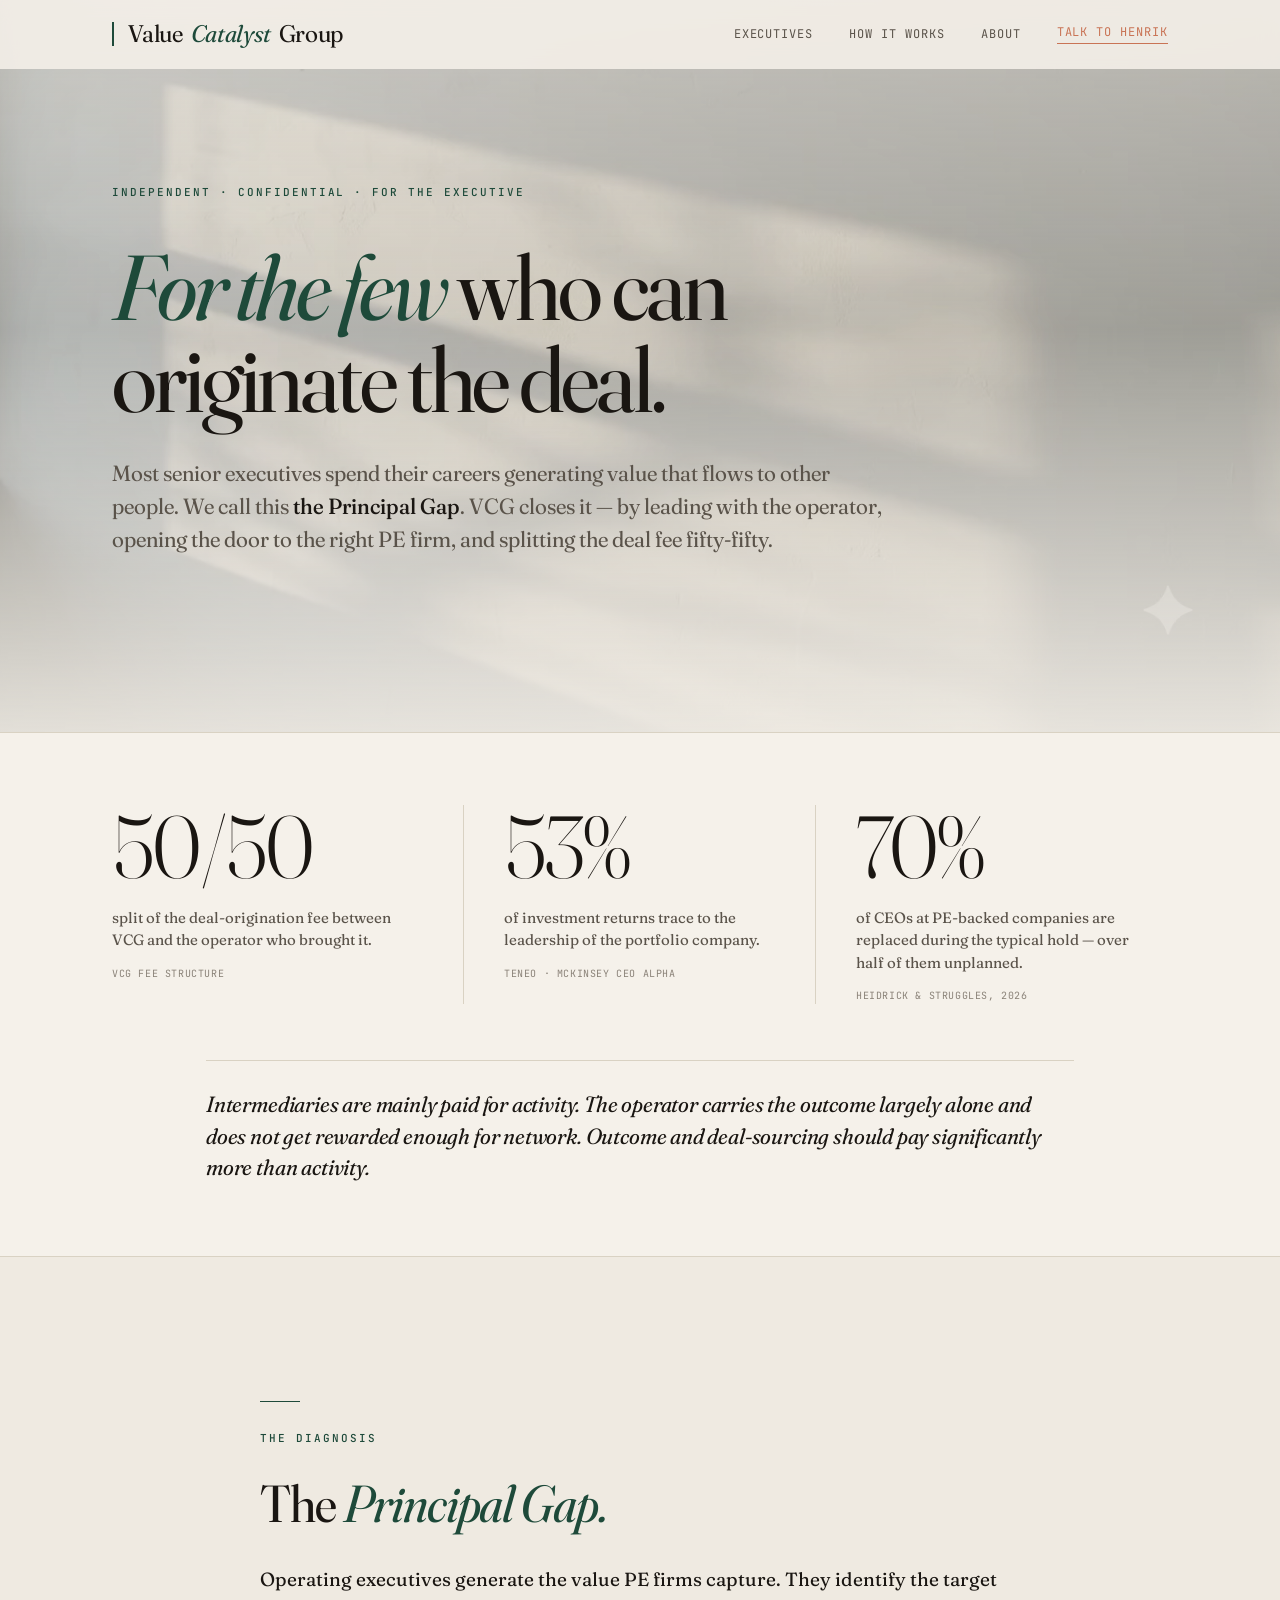
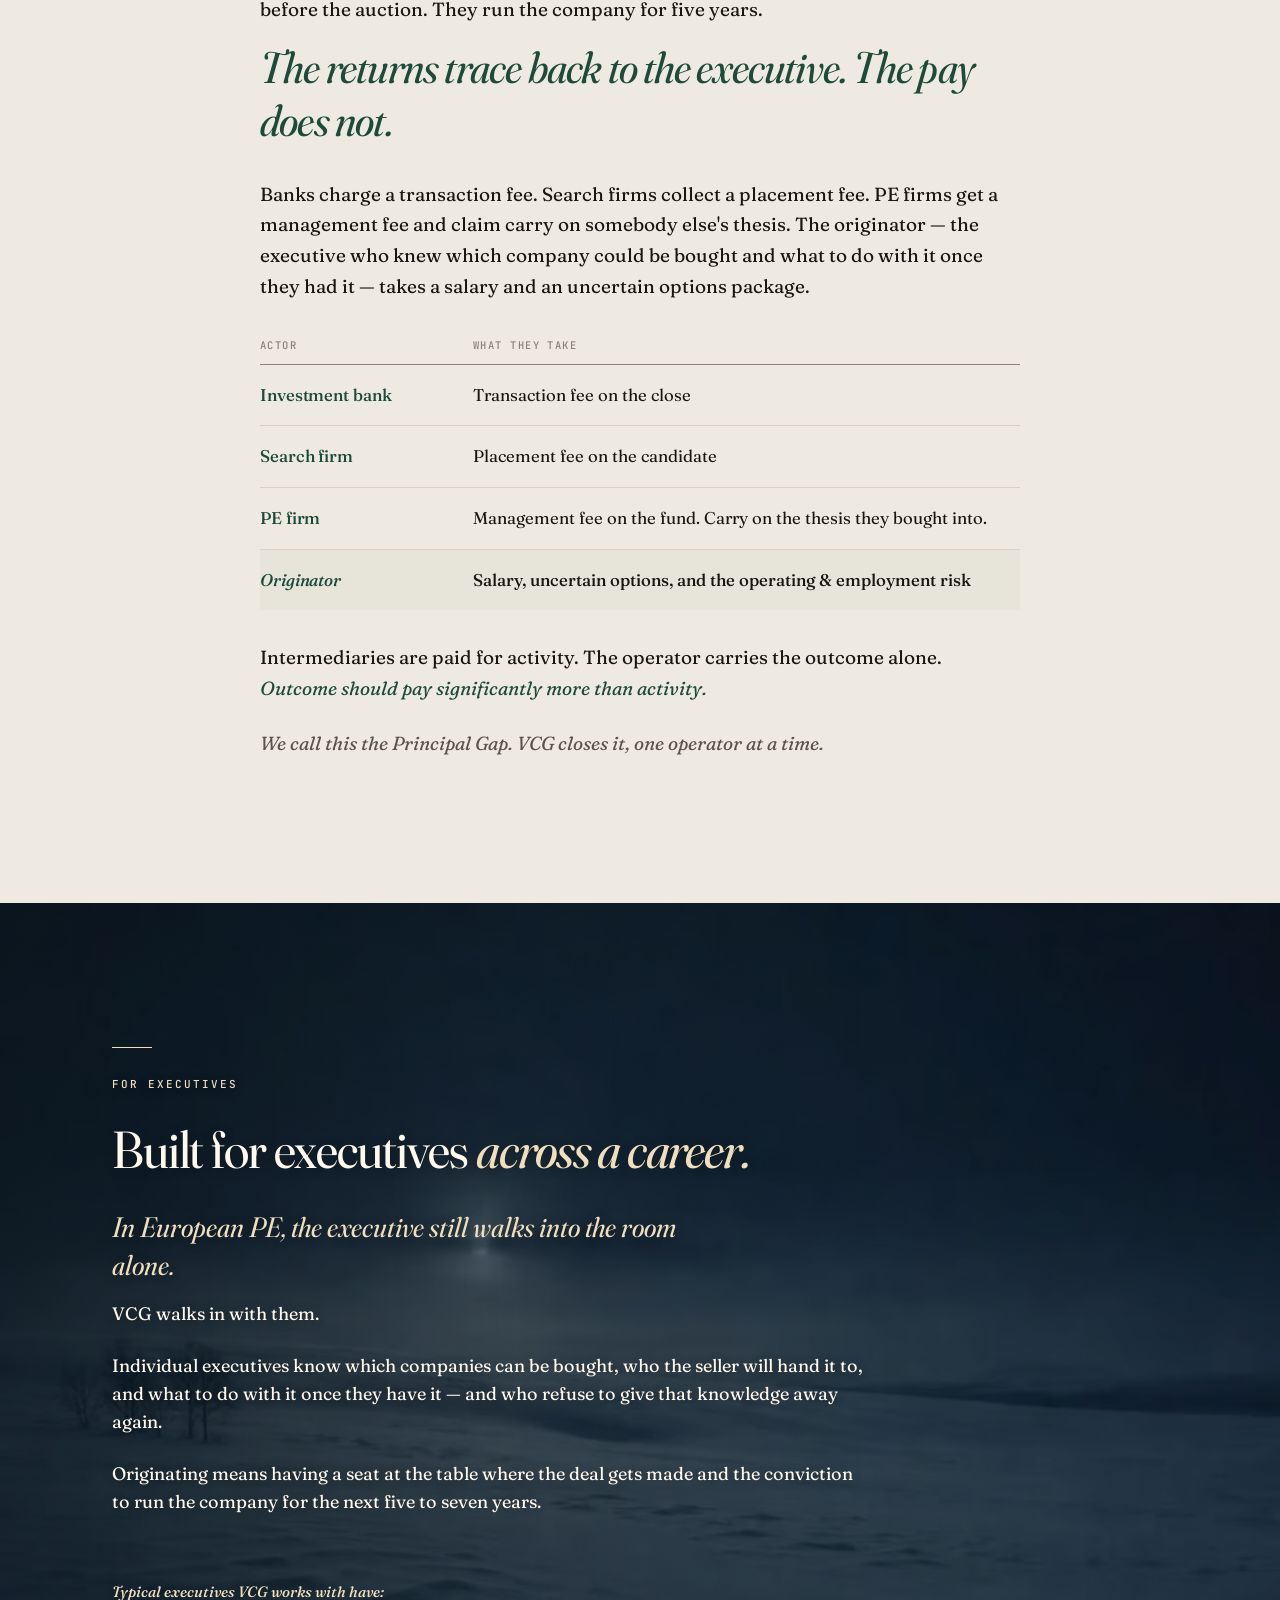
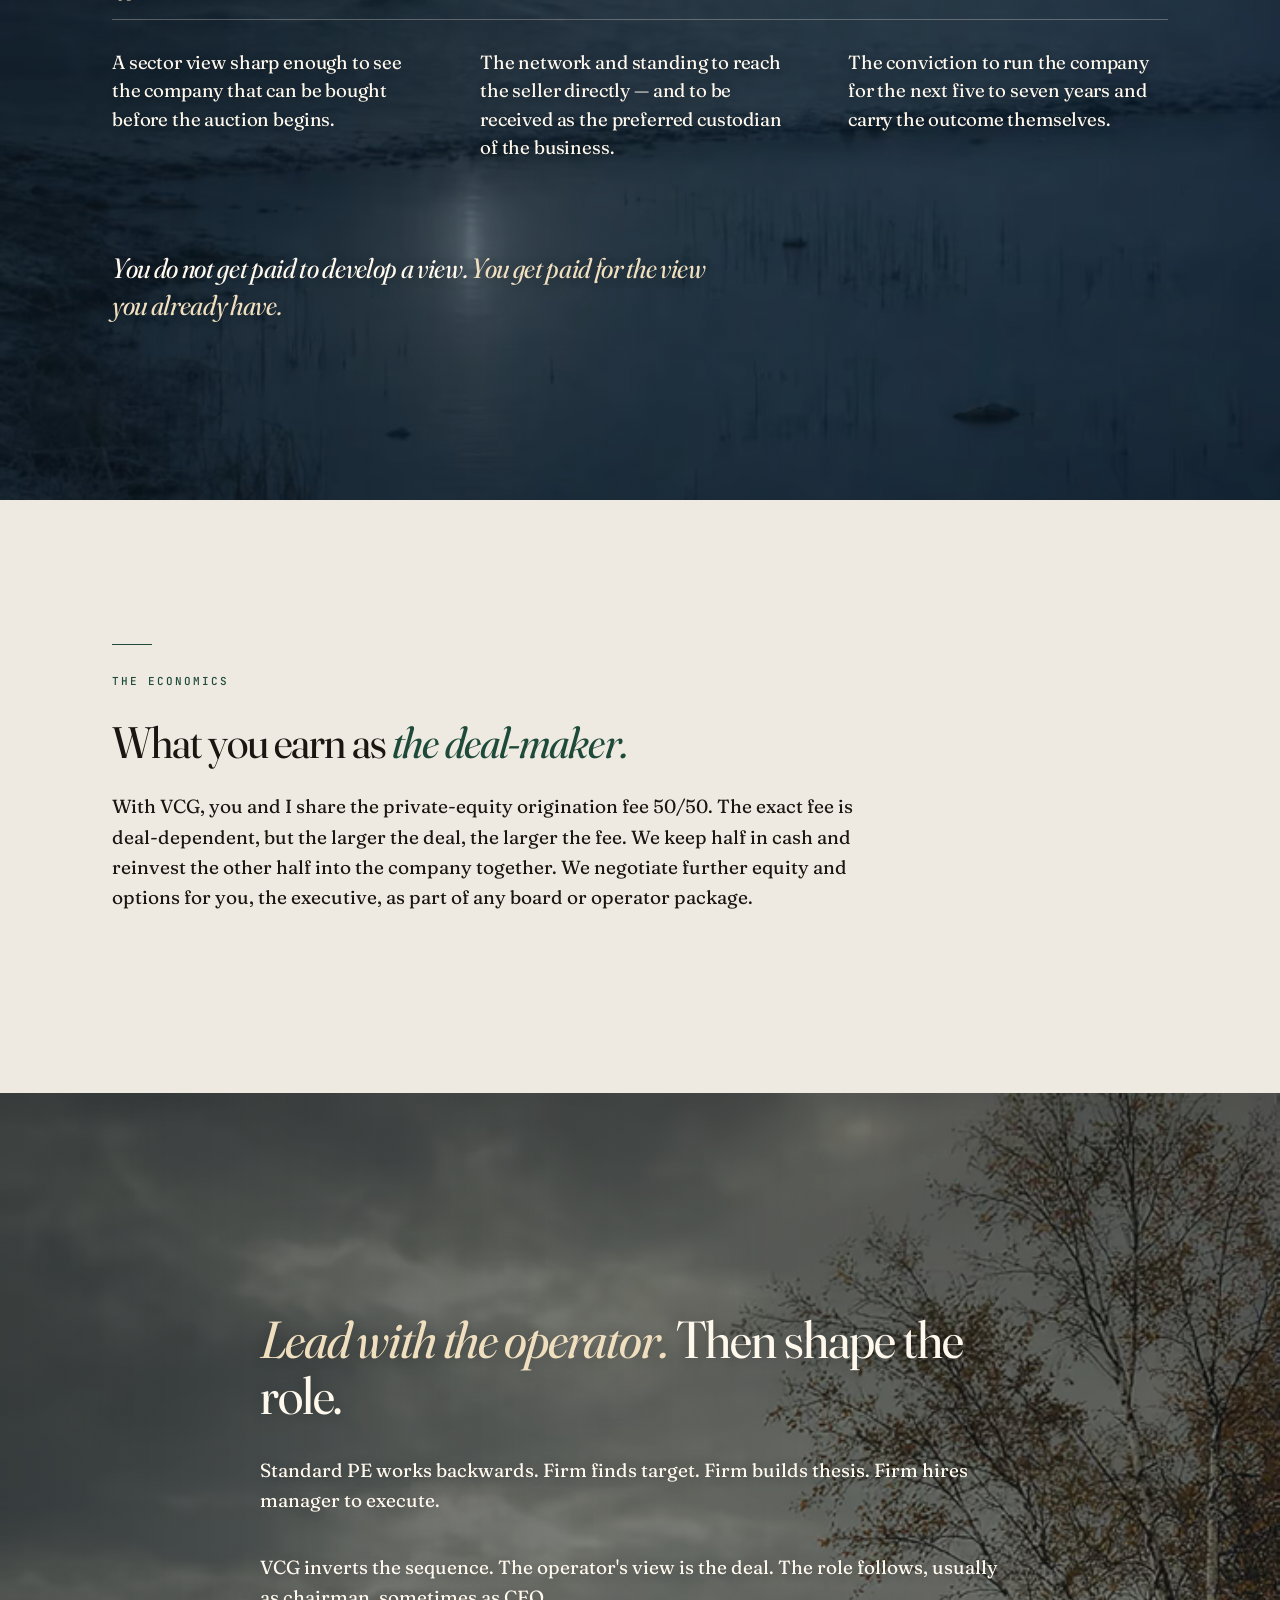
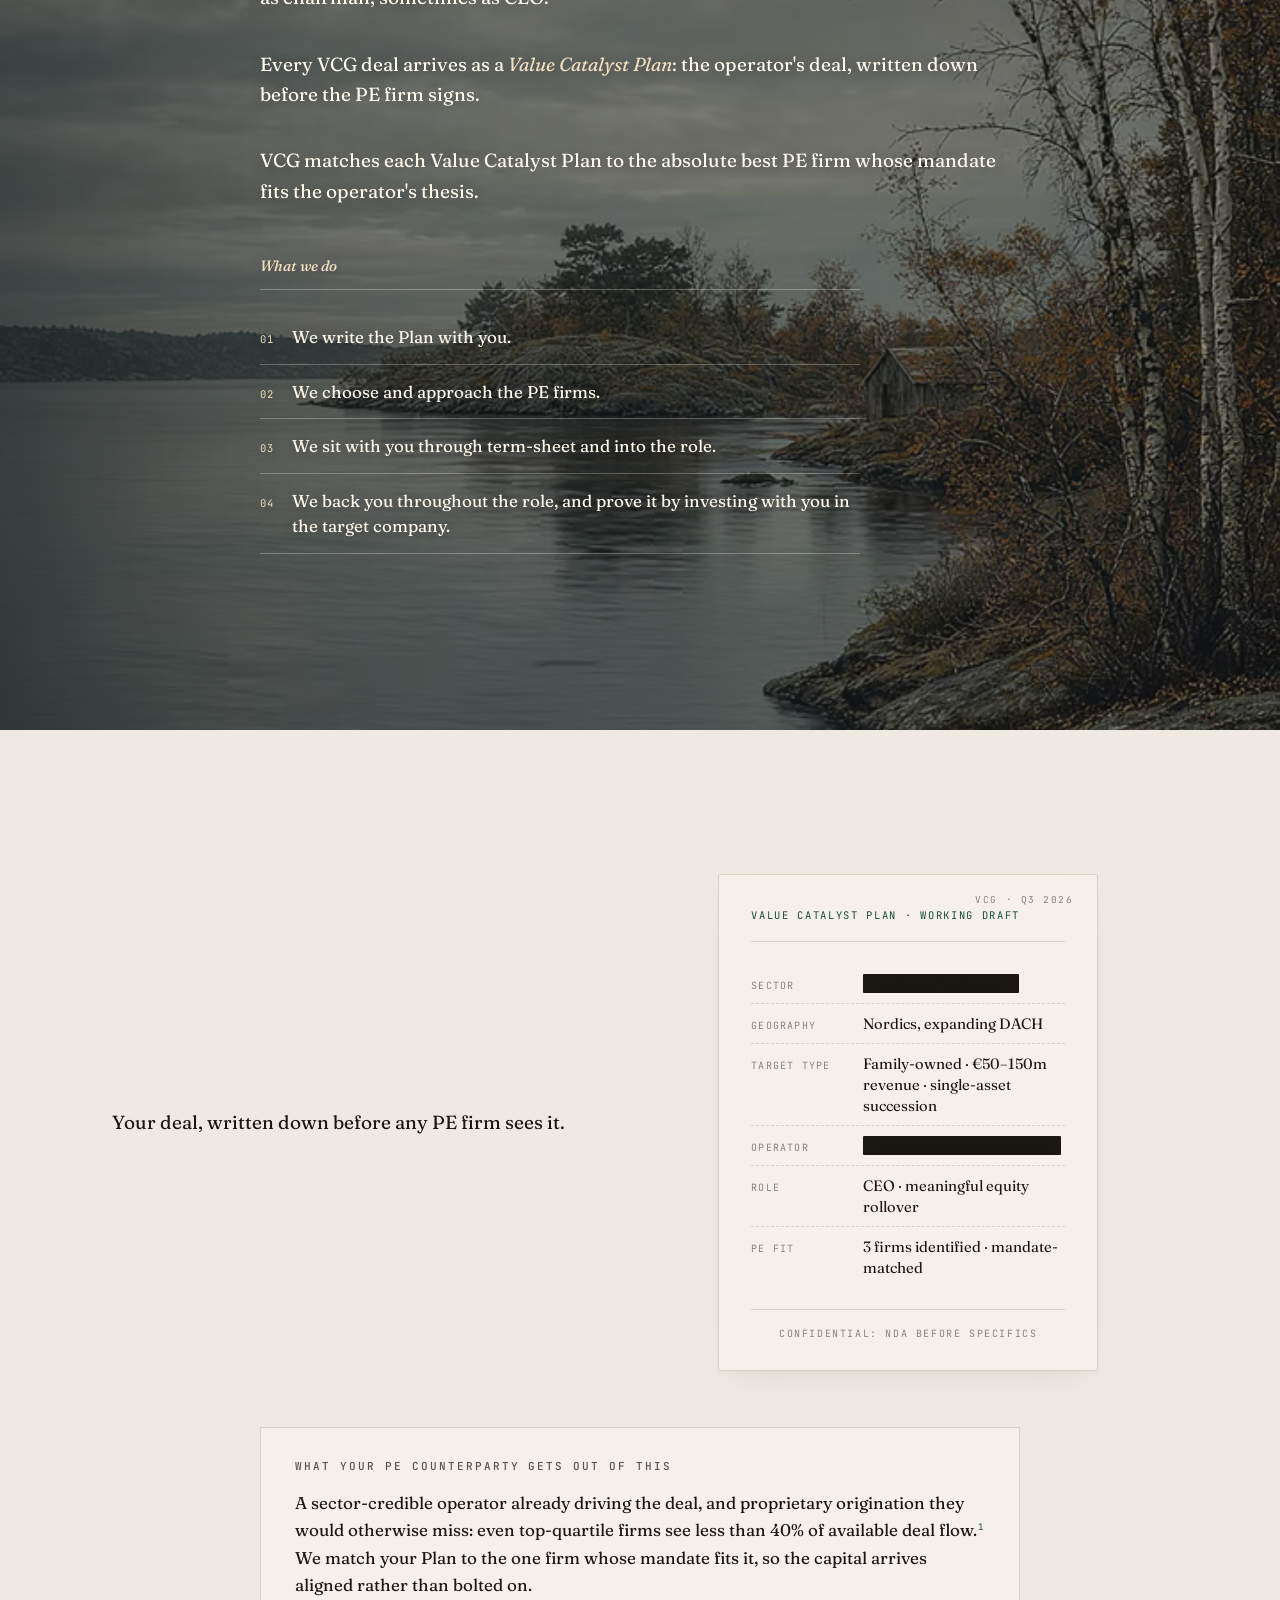
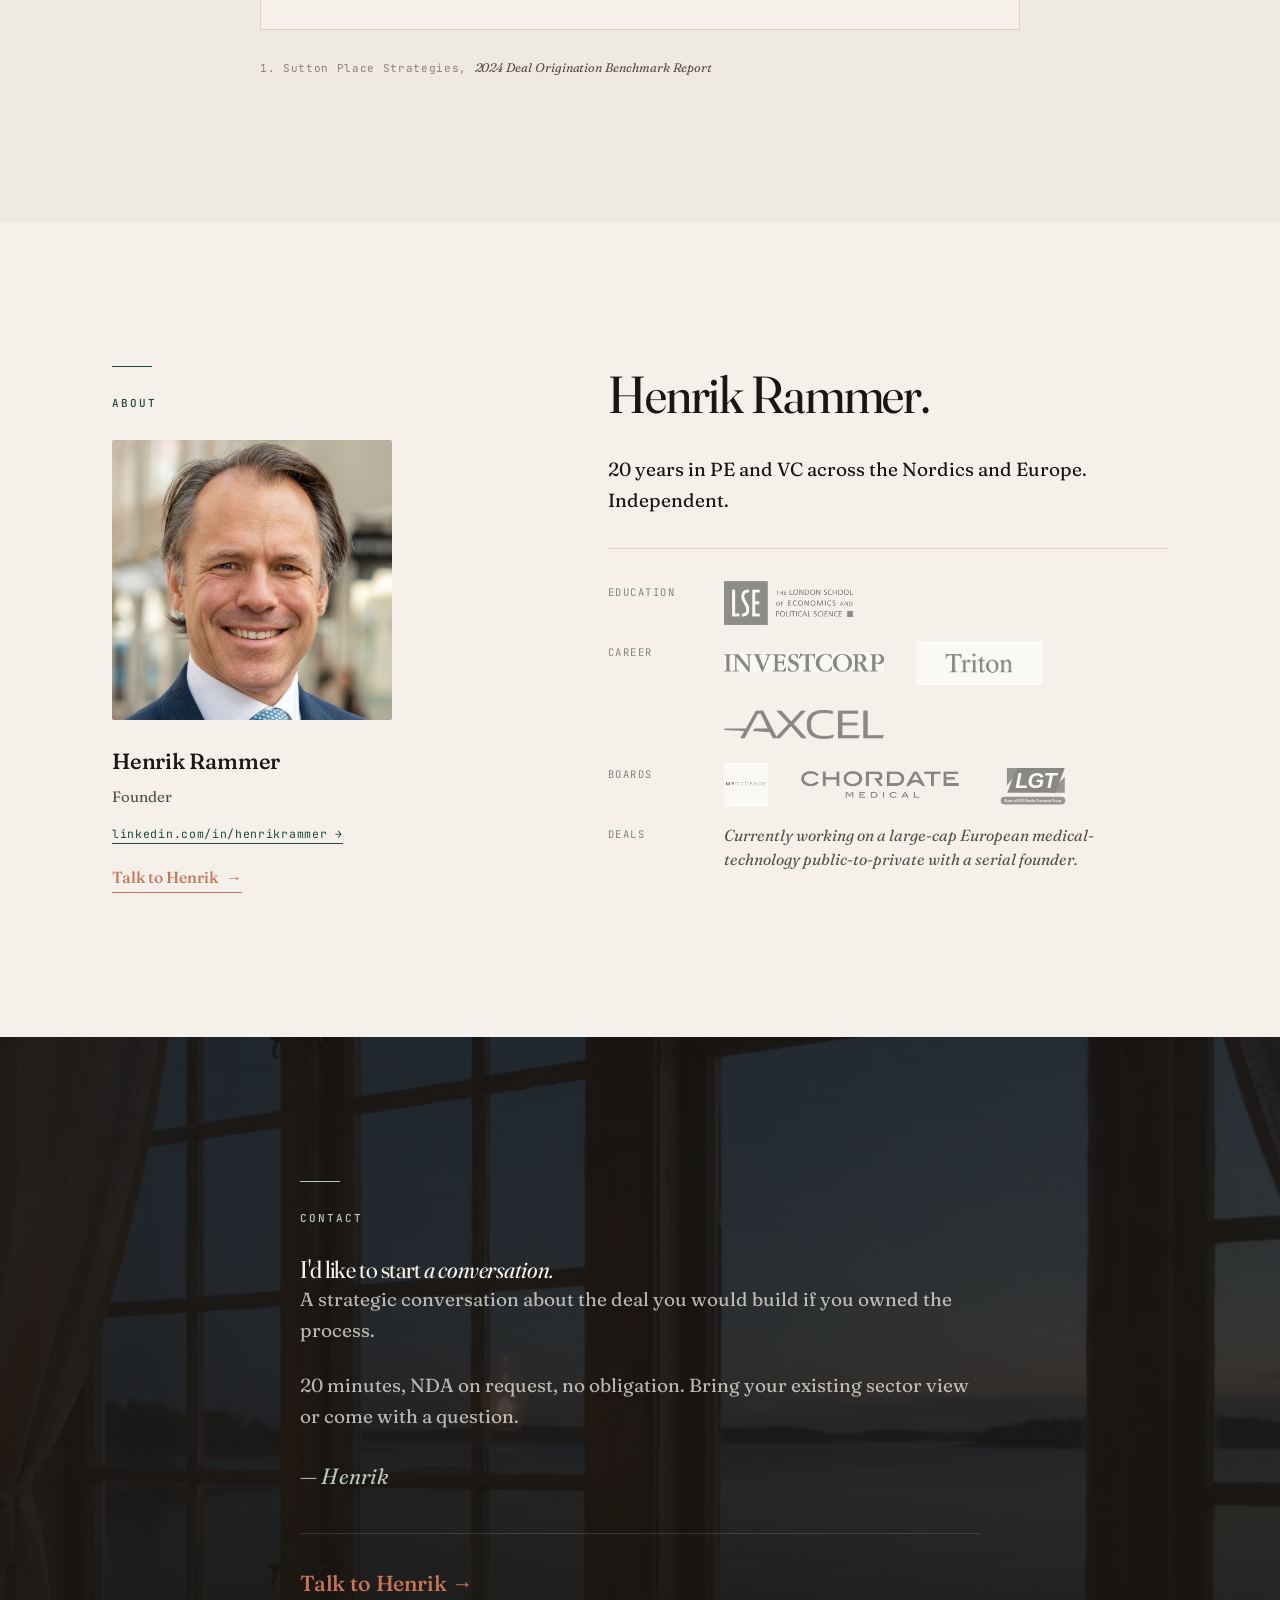
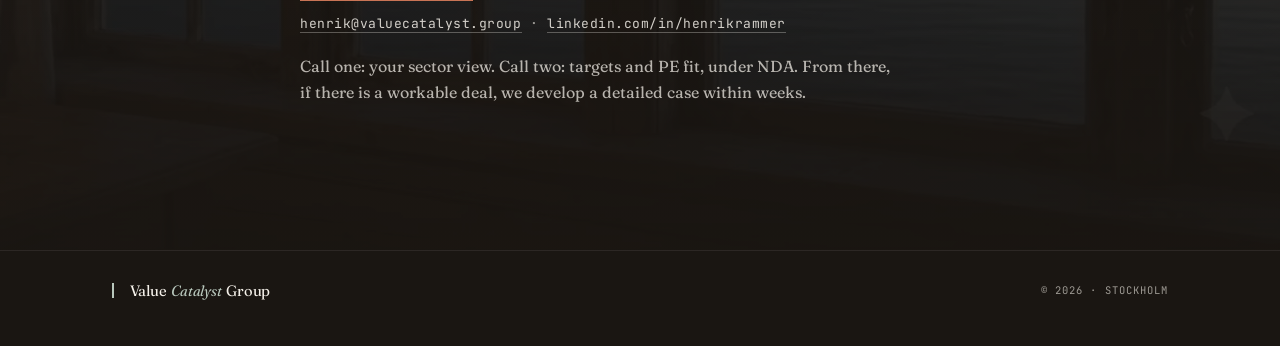
<file: index.html>
<!DOCTYPE html>
<html lang="en">
<head>
  <meta charset="UTF-8">
  <meta name="viewport" content="width=device-width, initial-scale=1.0">
  <title>Value Catalyst Group — For the few who can originate the deal</title>
  <meta name="description" content="Most senior executives spend their careers generating value that flows to other people. We call this the Principal Gap. VCG closes it: we lead with the operator, open the door to the right PE firm, and split the deal fee fifty-fifty.">
  <link rel="canonical" href="https://valuecatalyst.group/">
  <link rel="icon" type="image/svg+xml" href="/favicon.svg">
  <meta property="og:title" content="Value Catalyst Group — For the few who can originate the deal">
  <meta property="og:description" content="Most senior executives spend their careers generating value that flows to other people. We call this the Principal Gap. VCG closes it: we lead with the operator, open the door to the right PE firm, and split the deal fee fifty-fifty.">
  <meta property="og:image" content="https://valuecatalyst.group/og-image.png">
  <meta property="og:image:width" content="1200">
  <meta property="og:image:height" content="630">
  <meta property="og:type" content="website">
  <meta property="og:url" content="https://valuecatalyst.group/">
  <link rel="apple-touch-icon" href="/favicon.svg">
  <link rel="preconnect" href="https://fonts.googleapis.com">
  <link rel="preconnect" href="https://fonts.gstatic.com" crossorigin>
  <link href="https://fonts.googleapis.com/css2?family=Fraunces:opsz,wght@9..144,300;9..144,400;9..144,500;9..144,600;9..144,700&family=JetBrains+Mono:wght@400;500&display=swap" rel="stylesheet">
  <style>
    *, *::before, *::after { box-sizing: border-box; margin: 0; padding: 0; }
    html { scroll-behavior: smooth; }
    body {
      font-family: 'Fraunces', Georgia, serif;
      font-variation-settings: "opsz" 14, "SOFT" 50;
      color: var(--ink);
      background: var(--paper);
      -webkit-font-smoothing: antialiased;
      -moz-osx-font-smoothing: grayscale;
      font-feature-settings: "ss01", "ss02", "lnum";
    }
    a { text-decoration: none; color: inherit; }
    img, svg { max-width: 100%; display: block; }

    :root {
      --paper: #F5F1EA;
      --paper-soft: #EFEAE1;
      --ink: #1A1612;
      --ink-soft: #5A534A;
      --ink-faint: #8A8278;
      --rule: #D9D2C3;
      --accent: #1E4A3A;
      --accent-deep: #143428;
      --accent-faint: #E8E3D3;
      --cta: #C97455;          /* Claude orange — reserved for primary CTA */
      --cta-deep: #A85C40;
      --max: 1120px;
      --max-narrow: 760px;
      --ease: cubic-bezier(0.16, 1, 0.3, 1);
    }

    ::selection { background: var(--accent); color: var(--paper); }

    .container { max-width: var(--max); margin: 0 auto; padding: 0 32px; }
    .narrow { max-width: var(--max-narrow); margin: 0 auto; padding: 0 32px; }

    .eyebrow {
      font-family: 'JetBrains Mono', ui-monospace, monospace;
      font-size: 11px;
      font-weight: 500;
      letter-spacing: 0.18em;
      text-transform: uppercase;
      color: var(--accent);
    }
    .eyebrow--ink { color: var(--ink-soft); }

    .rule {
      width: 40px;
      height: 1px;
      background: var(--accent);
      margin: 0 0 28px;
    }

    /* Typography base */
    h1, h2, h3, h4 {
      font-family: 'Fraunces', Georgia, serif;
      font-weight: 400;
      letter-spacing: -0.018em;
      color: var(--ink);
      font-variation-settings: "opsz" 144, "SOFT" 30;
    }
    p { font-size: 18px; line-height: 1.55; color: var(--ink); }

    /* ── Nav ── */
    .nav {
      position: fixed; top: 0; left: 0; right: 0; z-index: 50;
      background: rgba(245, 241, 234, 0.88);
      backdrop-filter: saturate(140%) blur(10px);
      -webkit-backdrop-filter: saturate(140%) blur(10px);
      border-bottom: 1px solid transparent;
      transition: border-color 240ms var(--ease), background 240ms var(--ease);
    }
    .nav.scrolled { border-bottom-color: var(--rule); }
    .nav__inner {
      max-width: var(--max); margin: 0 auto; padding: 0 32px;
      height: 68px; display: flex; align-items: center; justify-content: space-between;
    }

    /* ── Nordic-light film system (integrated, no tabs) ── */
    /* Each film is a full-bleed, muted background wash behind a section.
       Playback is ping-pong (forward→backward→forward) so the loop is seamless. */
    .film-band { position: relative; }
    .film-band__media { position: absolute; inset: 0; overflow: hidden; z-index: 0; }
    .film-band__media video {
      width: 100%; height: 100%; object-fit: cover;
      /* Forward/reverse cycle is encoded into the files for native playback. */
      opacity: 0.72;
    }
    .film-band--ink .film-band__media video { opacity: 0.5; }
    /* veil: thin warm paper (or ink on dark sections) — enough to keep text legible,
       light enough to let the Nordic-light atmosphere read through */
    .film-band__veil { position: absolute; inset: 0; z-index: 1; }
    .film-band--light .film-band__veil {
      background: linear-gradient(180deg, rgba(245,241,234,0.52) 0%, rgba(245,241,234,0.18) 45%, rgba(245,241,234,0.86) 100%);
    }
    .film-band--ink .film-band__veil {
      background: linear-gradient(180deg, rgba(26,22,18,0.55) 0%, rgba(26,22,18,0.66) 55%, rgba(26,22,18,0.90) 100%);
    }
    .film-band > .container, .film-band > .hero__content { position: relative; z-index: 2; }
    /* Portrait scenes extend behind the copy, not in a separate picture strip. */
    .film-band--ambient {
      --ink: #fff8ed; --ink-soft: #eee6db; --accent: #efdfbf;
      --rule: rgba(255,248,237,0.28);
      background: #26333b; color: var(--ink); overflow: clip;
    }
    .film-band--ambient .film-band__media video { opacity: 1; object-position: center top; }
    .film-band--ambient .film-band__veil {
      background: linear-gradient(90deg, rgba(12,22,28,0.64), rgba(12,22,28,0.32));
    }
    .film-band--ambient > .container { text-shadow: 0 1px 12px rgba(0,0,0,0.25); }
    .film-band--ambient .thesis-card, .film-band--ambient .paper-panel {
      --ink: #1A1612; --ink-soft: #5A534A; --accent: #1E4A3A; --rule: #D9D2C3;
      color: var(--ink); text-shadow: none;
    }

    @media (max-width: 700px) {
      .film-band--ambient .film-band__media { overflow: visible; }
      .film-band--ambient .film-band__media video {
        position: sticky; top: 0; display: block; height: 100svh;
        object-fit: cover; object-position: center top;
      }

    }

    @media (prefers-reduced-motion: reduce) {
      .film-band__media video { display: none; }
      .film-band__veil { background: var(--paper) !important; }
      .film-band--ink .film-band__veil { background: var(--ink) !important; }
      .film-band--ambient .film-band__media video { display: block; }
      .film-band--ambient .film-band__veil { background: rgba(12,22,28,0.64) !important; }
    }

    /* ── VCG mark ──────────────────────────────────── */
    .vcg-mark {
      display: inline-flex; align-items: stretch; gap: 16px;
      font-family: 'Fraunces', Georgia, serif;
      color: var(--ink); text-decoration: none;
    }
    .vcg-mark__rule {
      width: 1.5px; background: var(--accent); flex-shrink: 0;
      align-self: stretch;
    }
    .vcg-mark__body {
      display: flex; flex-direction: column; justify-content: center;
    }
    .vcg-mark__word {
      font-size: 22px; line-height: 1; font-weight: 400;
      letter-spacing: -0.015em; word-spacing: 0.14em; white-space: nowrap;
      font-variation-settings: "opsz" 72, "SOFT" 20;
      color: var(--ink);
    }
    .vcg-mark__word em {
      font-style: italic; color: var(--accent); font-weight: 400;
      font-variation-settings: "opsz" 72, "SOFT" 30;
    }
    /* Nav: smaller */
    .vcg-mark--nav .vcg-mark__word { font-size: 24px; }
    .vcg-mark--nav { gap: 14px; }

    /* Hero / large display */
    .vcg-mark--hero .vcg-mark__word { font-size: 40px; }

    /* Reversed on forest — card backs, signage */
    .vcg-mark--reversed { color: var(--paper); }
    .vcg-mark--reversed .vcg-mark__word { color: var(--paper); }
    .vcg-mark--reversed .vcg-mark__word em { color: #B8C7BC; }
    .vcg-mark--reversed .vcg-mark__rule { background: #B8C7BC; }
    .nav__links { display: flex; gap: 36px; align-items: center; }
    .nav__link {
      font-family: 'JetBrains Mono', ui-monospace, monospace;
      font-size: 12px; letter-spacing: 0.08em; text-transform: uppercase;
      color: var(--ink-soft);
      transition: color 180ms var(--ease);
    }
    .nav__link:hover { color: var(--accent); }
    .nav__cta {
      font-family: 'JetBrains Mono', ui-monospace, monospace;
      font-size: 12px; letter-spacing: 0.08em; text-transform: uppercase;
      color: var(--cta); padding-bottom: 3px;
      border-bottom: 1px solid var(--cta);
      transition: color 180ms var(--ease), border-color 180ms var(--ease);
    }
    .nav__cta:hover { color: var(--cta-deep); border-color: var(--cta-deep); }

    .nav__toggle { display: none; background: none; border: none; cursor: pointer; padding: 8px; }
    .nav__toggle span { display: block; width: 22px; height: 1.5px; background: var(--ink); margin: 5px 0; transition: transform 200ms var(--ease); }

    /* ── Hero ── */
    .hero {
      padding: 184px 0 120px;
      position: relative;
      overflow: hidden;
    }
    .hero__eyebrow { margin-bottom: 40px; }
    .hero h1 {
      font-size: clamp(48px, 7.2vw, 92px);
      line-height: 1.0;
      letter-spacing: -0.034em;
      font-weight: 400;
      font-variation-settings: "opsz" 144, "SOFT" 10;
      max-width: 16ch;
      margin-bottom: 32px;
      color: var(--ink);
    }
    .hero h1 em {
      font-style: italic;
      font-weight: 400;
      color: var(--accent);
    }
    .hero__sub {
      font-size: 22px;
      line-height: 1.5;
      color: var(--ink-soft);
      max-width: 56ch;
      margin-bottom: 56px;
      font-weight: 400;
      font-variation-settings: "opsz" 72, "SOFT" 30;
    }
    .hero__sub strong {
      color: var(--ink);
      font-weight: 500;
    }
    .hero__entry {
      display: flex; flex-wrap: wrap; gap: 56px; align-items: baseline;
      padding-top: 28px;
      border-top: 1px solid var(--rule);
      max-width: 560px;
    }
    .entry {
      display: flex; flex-direction: column; gap: 6px;
    }
    .entry__label {
      font-family: 'JetBrains Mono', ui-monospace, monospace;
      font-size: 10.5px; letter-spacing: 0.14em; text-transform: uppercase;
      color: var(--ink-faint);
    }
    .entry__link {
      font-family: 'Fraunces', Georgia, serif;
      font-size: 18px; font-weight: 500;
      color: var(--ink);
      border-bottom: 1px solid var(--ink);
      padding-bottom: 2px;
      transition: color 180ms var(--ease), border-color 180ms var(--ease);
      font-variation-settings: "opsz" 36;
    }
    .entry__link:hover { color: var(--accent); border-color: var(--accent); }
    .entry__link .arr { display: inline-block; transition: transform 240ms var(--ease); margin-left: 4px; }
    .entry__link:hover .arr { transform: translateX(4px); }

    /* ── Three figures (stats) ── */
    .figures {
      border-top: 1px solid var(--rule);
      border-bottom: 1px solid var(--rule);
      padding: 72px 0;
    }
    .figures__grid {
      display: grid;
      grid-template-columns: repeat(3, 1fr);
      gap: 0;
    }
    .figure {
      padding: 0 40px;
      border-right: 1px solid var(--rule);
      position: relative;
    }
    .figure:first-child { padding-left: 0; }
    .figure:last-child { border-right: none; padding-right: 0; }
    .figure__number {
      font-family: 'Fraunces', Georgia, serif;
      font-size: clamp(54px, 7vw, 88px);
      font-weight: 300;
      line-height: 0.95;
      letter-spacing: -0.035em;
      color: var(--ink);
      font-variation-settings: "opsz" 144, "SOFT" 0;
      margin-bottom: 18px;
      font-feature-settings: "lnum", "ss01";
    }
    .figure__number em {
      font-style: italic;
      font-weight: 300;
      color: var(--accent);
    }
    .figure__desc {
      font-size: 15px;
      line-height: 1.5;
      color: var(--ink-soft);
      max-width: 28ch;
    }
    .figure__src {
      font-family: 'JetBrains Mono', ui-monospace, monospace;
      font-size: 10px;
      letter-spacing: 0.06em;
      color: var(--ink-faint);
      margin-top: 14px;
      text-transform: uppercase;
    }
    .figure__src a { color: var(--ink-faint); border-bottom: 1px solid transparent; transition: color 180ms var(--ease), border-color 180ms var(--ease); }
    .figure__src a:hover { color: var(--accent); border-bottom-color: var(--accent); }
    .figures__caption {
      margin-top: 56px;
      padding-top: 28px;
      border-top: 1px solid var(--rule);
      font-family: 'Fraunces', Georgia, serif;
      font-size: clamp(18px, 1.8vw, 22px);
      font-style: italic;
      font-weight: 400;
      line-height: 1.45;
      letter-spacing: -0.008em;
      color: var(--ink);
      text-align: left;
      max-width: 62ch;
      margin-left: auto;
      margin-right: auto;
      font-variation-settings: "opsz" 72, "SOFT" 30;
    }

    /* ── Section ── */
    .section { padding: 144px 0; position: relative; }
    .section--paper-soft { background: var(--paper-soft); }
    .section--ink { background: var(--ink); }
    .section--ink p, .section--ink h2, .section--ink h3 { color: var(--paper); }
    .section--ink p { color: rgba(245, 241, 234, 0.72); }

    .section__lede {
      max-width: 70ch;
      margin-bottom: 56px;
    }
    .section h2.section__title {
      font-size: clamp(32px, 4.4vw, 52px);
      line-height: 1.08;
      letter-spacing: -0.022em;
      font-weight: 400;
      max-width: 22ch;
      margin-bottom: 32px;
      font-variation-settings: "opsz" 144, "SOFT" 20;
    }
    .section h2.section__title em { font-style: italic; color: var(--accent); font-weight: 400; }
    .section--ink h2.section__title em { color: #B8C7BC; }

    /* ── Proof band: relocated 53% with full citation ── */
    .proof-band {
      padding: 96px 0;
      background: var(--paper);
      border-bottom: 1px solid var(--rule);
      text-align: left;
    }
    .proof-band__number {
      font-family: 'Fraunces', Georgia, serif;
      font-size: clamp(96px, 14vw, 184px);
      font-weight: 300;
      line-height: 0.9;
      letter-spacing: -0.04em;
      color: var(--ink);
      font-variation-settings: "opsz" 144, "SOFT" 0;
      margin-bottom: 32px;
      font-feature-settings: "lnum", "ss01";
    }
    .proof-band__number em {
      font-style: italic;
      font-weight: 300;
      color: var(--accent);
    }
    .proof-band__claim {
      font-family: 'Fraunces', Georgia, serif;
      font-size: clamp(24px, 3.2vw, 38px);
      font-weight: 400;
      line-height: 1.25;
      letter-spacing: -0.018em;
      color: var(--ink);
      max-width: 28ch;
      margin-bottom: 28px;
      font-variation-settings: "opsz" 144, "SOFT" 30;
    }
    .proof-band__claim--editorial {
      font-size: clamp(28px, 3.8vw, 46px);
      max-width: 38ch;
      margin-bottom: 0;
      line-height: 1.22;
    }
    .proof-band__claim--editorial em {
      font-style: italic;
      color: var(--accent);
    }
    .proof-band__source {
      font-family: 'JetBrains Mono', ui-monospace, monospace;
      font-size: 11px;
      letter-spacing: 0.1em;
      text-transform: uppercase;
      color: var(--ink-faint);
      line-height: 1.7;
    }
    .proof-band__source em {
      font-family: 'Fraunces', Georgia, serif;
      font-style: italic;
      text-transform: none;
      letter-spacing: -0.005em;
      font-size: 13px;
      color: var(--ink-soft);
    }
    .proof-band__source a {
      color: var(--ink-faint);
      border-bottom: 1px solid transparent;
      transition: color 180ms var(--ease), border-color 180ms var(--ease);
    }
    .proof-band__source a:hover {
      color: var(--accent);
      border-bottom-color: var(--accent);
    }

    /* ── Audience sections ── */
    .audience {
      display: grid;
      grid-template-columns: 1fr 1.15fr;
      gap: 96px;
      align-items: start;
    }
    .audience__head .section__title { margin-bottom: 24px; }
    .audience__head p.audience__pitch {
      font-size: 19px;
      line-height: 1.6;
      color: var(--ink-soft);
      max-width: 38ch;
    }
    .audience__body p {
      font-size: 18px;
      line-height: 1.62;
      color: var(--ink);
      margin-bottom: 26px;
    }
    .audience__body p.audience__note {
      color: var(--ink-soft);
    }
    .audience__list {
      list-style: none;
      margin: 28px 0 32px;
      padding-top: 20px;
      border-top: 1px solid var(--rule);
    }
    .audience__list li {
      font-size: 17px;
      line-height: 1.5;
      color: var(--ink);
      padding: 14px 0;
      border-bottom: 1px solid var(--rule);
      display: grid;
      grid-template-columns: 32px 1fr;
      align-items: baseline;
    }
    .audience__list li::before {
      content: counter(li, decimal-leading-zero);
      font-family: 'JetBrains Mono', ui-monospace, monospace;
      font-size: 10.5px;
      letter-spacing: 0.1em;
      color: var(--accent);
      counter-increment: li;
    }
    .audience__list { counter-reset: li; }

    .audience__subhead {
      font-family: 'Fraunces', Georgia, serif;
      font-size: 15px;
      font-weight: 500;
      font-style: italic;
      color: var(--accent);
      margin: 20px 0 10px;
      font-variation-settings: "opsz" 36;
    }

    .terms {
      margin-top: 40px;
      padding: 28px 32px;
      background: var(--accent-faint);
      border-left: 2px solid var(--accent);
    }
    .terms__label {
      font-family: 'JetBrains Mono', ui-monospace, monospace;
      font-size: 10.5px;
      letter-spacing: 0.14em;
      text-transform: uppercase;
      color: var(--accent);
      margin-bottom: 10px;
    }
    .terms p {
      font-size: 15.5px;
      line-height: 1.6;
      color: var(--ink);
      margin: 0;
    }

    /* ── Pull quote ── */
    .pullquote {
      margin: 40px 0;
      padding: 32px 0 32px 32px;
      border-left: 2px solid var(--accent);
      max-width: 60ch;
    }
    .pullquote p {
      font-family: 'Fraunces', Georgia, serif;
      font-size: 28px;
      line-height: 1.32;
      letter-spacing: -0.012em;
      font-style: italic;
      color: var(--ink);
      font-variation-settings: "opsz" 144, "SOFT" 30;
    }
    .pullquote p em { font-style: italic; color: var(--accent); }
    .section--paper-soft .pullquote { border-left-color: var(--accent); }

    /* ── Pillars (Access / Alignment / Execution) ── */
    .pillars {
      display: grid;
      grid-template-columns: repeat(3, 1fr);
      gap: 40px;
      margin-top: 8px;
    }
    .pillar {
      border-top: 1px solid var(--rule);
      padding-top: 24px;
    }
    .pillar__name {
      font-family: 'Fraunces', Georgia, serif;
      font-size: 22px;
      font-weight: 500;
      letter-spacing: -0.012em;
      color: var(--accent);
      margin-bottom: 14px;
      font-variation-settings: "opsz" 72, "SOFT" 20;
    }
    .pillar__text {
      font-size: 16.5px;
      line-height: 1.6;
      color: var(--ink);
    }
    .pillar__cite {
      font-family: 'JetBrains Mono', ui-monospace, monospace;
      font-size: 9px;
      vertical-align: super;
      line-height: 0;
      margin-left: 1px;
    }
    .pillar__cite a {
      color: var(--accent);
      border-bottom: none;
      transition: color 180ms var(--ease);
    }
    .pillar__cite a:hover { color: var(--ink); }
    .pillars__footnote {
      margin-top: 28px;
      font-family: 'JetBrains Mono', ui-monospace, monospace;
      font-size: 11px;
      letter-spacing: 0.06em;
      color: var(--ink-faint);
      line-height: 1.6;
    }
    .pillars__footnote em {
      font-family: 'Fraunces', Georgia, serif;
      font-style: italic;
      letter-spacing: -0.005em;
      font-size: 12.5px;
      color: var(--ink-soft);
    }
    .pillars__footnote a {
      color: var(--ink-faint);
      border-bottom: 1px solid transparent;
      transition: color 180ms var(--ease), border-color 180ms var(--ease);
    }
    .pillars__footnote a:hover {
      color: var(--accent);
      border-bottom-color: var(--accent);
    }

    /* ── About ── */
    .about__grid {
      display: grid;
      grid-template-columns: 1fr 1.4fr;
      gap: 96px;
      align-items: start;
    }
    .about__meta {
      position: sticky;
      top: 100px;
    }
    .about__meta .eyebrow { margin-bottom: 16px; }
    .about__name {
      font-family: 'Fraunces', Georgia, serif;
      font-size: 22px;
      font-weight: 500;
      letter-spacing: -0.01em;
      color: var(--ink);
      margin-bottom: 8px;
    }
    .about__role {
      font-size: 15px;
      color: var(--ink-soft);
      line-height: 1.5;
    }
    .about__linkedin {
      margin-top: 16px;
      font-family: 'JetBrains Mono', ui-monospace, monospace;
      font-size: 11.5px;
      letter-spacing: 0.06em;
    }
    .about__linkedin a {
      color: var(--accent);
      border-bottom: 1px solid var(--accent);
      padding-bottom: 2px;
      transition: opacity 180ms var(--ease);
    }
    .about__linkedin a:hover { opacity: 0.7; }
    .about__body p {
      font-size: 19px;
      line-height: 1.62;
      color: var(--ink);
      margin-bottom: 24px;
    }
    .about__body p:first-child {
      font-size: 22px;
      line-height: 1.45;
      color: var(--ink);
      margin-bottom: 32px;
      font-variation-settings: "opsz" 72, "SOFT" 30;
    }
    .about__body p:first-child em {
      font-style: italic;
      color: var(--accent);
    }

    /* ── Contact ── */
    .contact__inner {
      max-width: 68ch;
      margin: 0 auto;
      text-align: left;
    }
    .contact h2 {
      font-size: clamp(48px, 6.8vw, 88px);
      line-height: 1.0;
      letter-spacing: -0.03em;
      color: var(--paper);
      margin-bottom: 48px;
      font-weight: 400;
      font-variation-settings: "opsz" 144, "SOFT" 10;
      max-width: 18ch;
    }
    .contact h2 em { font-style: italic; color: #B8C7BC; }
    .contact__para {
      font-size: 19px;
      line-height: 1.62;
      color: rgba(245,241,234,0.75);
      margin-bottom: 24px;
      max-width: 64ch;
    }
    .contact__email-wrap {
      margin-top: 48px;
      padding-top: 36px;
      border-top: 1px solid rgba(245,241,234,0.14);
    }
    .contact__email {
      font-family: 'Fraunces', Georgia, serif;
      font-size: clamp(14px, 1.7vw, 22px);
      font-weight: 500;
      color: var(--cta);
      border-bottom: 1px solid var(--cta);
      padding-bottom: 3px;
      font-variation-settings: "opsz" 36, "SOFT" 20;
      transition: opacity 200ms var(--ease);
      letter-spacing: -0.008em;
    }
    .contact__email:hover { opacity: 0.78; }
    .contact__email-sub {
      display: block;
      margin-top: 18px;
      font-family: 'JetBrains Mono', ui-monospace, monospace;
      font-size: 13px;
      letter-spacing: 0.04em;
      color: rgba(245,241,234,0.6);
    }
    .contact__email-sub a { color: rgba(245,241,234,0.85); border-bottom: 1px solid rgba(245,241,234,0.3); }
    .contact__email-sub a:hover { color: var(--paper); }
    .contact__meta {
      font-family: 'JetBrains Mono', ui-monospace, monospace;
      font-size: 11px;
      letter-spacing: 0.14em;
      text-transform: uppercase;
      color: rgba(245,241,234,0.6);
      margin-top: 18px;
    }

    /* ── Footer ── */
    .footer {
      background: var(--ink);
      padding: 32px 0 48px;
      border-top: 1px solid rgba(245,241,234,0.08);
    }
    .footer__inner {
      max-width: var(--max);
      margin: 0 auto;
      padding: 0 32px;
      display: flex;
      justify-content: space-between;
      align-items: center;
      gap: 24px;
      flex-wrap: wrap;
    }
    .footer__brand {
      display: flex; align-items: center; gap: 10px;
    }
    .footer__brand svg { width: 22px; }
    .footer__brand span {
      font-family: 'Fraunces', Georgia, serif;
      font-size: 15px;
      color: var(--paper);
      font-variation-settings: "opsz" 36;
    }
    .footer__copy {
      font-family: 'JetBrains Mono', ui-monospace, monospace;
      font-size: 10.5px;
      letter-spacing: 0.1em;
      text-transform: uppercase;
      color: rgba(245,241,234,0.6);
    }

    /* ── Credibility logo strip ── */
    .credibility {
      padding: 56px 0;
      border-top: 1px solid var(--rule);
      border-bottom: 1px solid var(--rule);
      background: var(--paper);
    }
    .credibility__head {
      display: flex; align-items: baseline; justify-content: space-between;
      gap: 24px; margin-bottom: 28px; flex-wrap: wrap;
    }
    .credibility__note {
      font-family: 'Fraunces', Georgia, serif;
      font-size: 15px; font-style: italic; color: var(--ink-soft);
      max-width: 36ch;
    }
    .credibility__logos {
      display: flex; flex-wrap: wrap; gap: 20px; align-items: center;
    }
    .credibility__logo {
      display: inline-flex; align-items: center;
    }
    .credibility__logo img {
      width: auto;
      opacity: 0.45;
      transition: opacity 240ms var(--ease);
    }
    .credibility__logo:hover img { opacity: 0.85; }
    /* Per-logo height tuning so the actual letterforms read at a similar x-height (~22-26px) across the row */
    .credibility__logo--lse img        { max-height: 40px; }
    .credibility__logo--investcorp     { min-width: 160px; justify-content: center; }
    .credibility__logo--investcorp img { max-height: 18px; }
    .credibility__logo--triton img     { max-height: 44px; mix-blend-mode: multiply; }
    .credibility__logo--axcel img      { max-height: 26px; mix-blend-mode: multiply; }
    .credibility__logo--chordate img   { max-height: 30px; }
    /* Myoroface source is 1:1 with deep whitespace padding — crop the canvas to lift the wordmark to row height */
    .credibility__logo--myoroface {
      height: 28px; width: 144px; overflow: hidden;
      justify-content: center;
    }
    .credibility__logo--myoroface img { height: 144px; max-height: none; mix-blend-mode: multiply; }
    .credibility__logo--text {
      font-family: 'Fraunces', Georgia, serif;
      font-size: 18px; font-weight: 500; letter-spacing: -0.005em;
      color: var(--ink-soft); font-variation-settings: "opsz" 36;
    }

    /* ── Alignment diagram (who's on your side) ── */
    .alignments { padding: 144px 0; background: var(--paper-soft); }
    .alignments__head { max-width: var(--max-narrow); margin: 0 auto 48px; padding: 0 32px; }
    .alignments__title {
      font-family: 'Fraunces', Georgia, serif;
      font-size: clamp(28px, 3.4vw, 44px);
      line-height: 1.12;
      letter-spacing: -0.02em;
      font-weight: 400;
      max-width: 26ch;
      margin-top: 18px;
      font-variation-settings: "opsz" 144, "SOFT" 20;
    }
    .alignments__title em { font-style: italic; color: var(--accent); }
    .alignments__grid {
      max-width: var(--max); margin: 0 auto; padding: 0 32px;
    }
    .align-row {
      display: grid;
      grid-template-columns: 220px 1fr 220px;
      gap: 32px;
      padding: 22px 0;
      border-bottom: 1px solid var(--rule);
      align-items: center;
    }
    .align-row:first-child {
      border-top: 1px solid var(--rule);
    }
    .align-row--head {
      padding: 12px 0;
      border-bottom-color: var(--ink-faint);
    }
    .align-head {
      font-family: 'JetBrains Mono', ui-monospace, monospace;
      font-size: 10.5px; letter-spacing: 0.16em; text-transform: uppercase;
      color: var(--ink-faint);
    }
    .align-head--right { justify-self: end; }
    .align-actor {
      font-family: 'Fraunces', Georgia, serif;
      font-size: 19px; font-weight: 500;
      color: var(--ink); letter-spacing: -0.01em;
      font-variation-settings: "opsz" 36;
    }
    .align-motive {
      font-size: 16.5px; line-height: 1.5;
      color: var(--ink-soft); font-style: italic;
    }
    .align-side {
      font-family: 'JetBrains Mono', ui-monospace, monospace;
      font-size: 12px; letter-spacing: 0.1em; text-transform: uppercase;
      color: var(--ink-faint); justify-self: end; text-align: right;
    }
    .align-side .arr { display: inline-block; margin-right: 6px; }
    .align-row--vcg {
      background: linear-gradient(90deg, transparent, rgba(30,74,58,0.08));
      border-bottom-color: var(--accent);
    }
    .align-row--vcg .align-actor { color: var(--accent); }
    .align-row--vcg .align-side {
      color: var(--accent); font-weight: 500; font-size: 13px;
    }

    /* ── Who-this-is-for block (3 required things) ── */
    .who-this {
      border-top: 1px solid var(--rule);
      margin-top: 0;
    }
    .who-this__row {
      display: grid;
      grid-template-columns: 160px 1fr;
      gap: 24px;
      padding: 18px 0;
      border-bottom: 1px solid var(--rule);
      align-items: baseline;
    }
    .who-this__name {
      font-family: 'Fraunces', Georgia, serif;
      font-size: 19px;
      font-weight: 500;
      color: var(--accent);
      letter-spacing: -0.01em;
      font-variation-settings: "opsz" 36, "SOFT" 20;
    }
    .who-this__desc {
      font-size: 16.5px;
      line-height: 1.5;
      color: var(--ink);
    }

    /* 3-column variant for full-width row of "things they have" */
    .who-this--cols {
      display: grid;
      grid-template-columns: repeat(3, 1fr);
      gap: 48px;
      border-top: 1px solid var(--rule);
      padding-top: 28px;
    }
    .who-this__col {
      display: flex;
      flex-direction: column;
    }
    .who-this__col-text {
      font-family: 'Fraunces', Georgia, serif;
      font-size: 19px;
      line-height: 1.5;
      color: var(--ink);
      letter-spacing: -0.008em;
      font-variation-settings: "opsz" 36, "SOFT" 20;
      max-width: 32ch;
    }

    /* ── Fairness table (what they take) ── */
    .fairness-table, .split-table, .role-table {
      width: 100%;
      border-collapse: collapse;
      margin-top: 8px;
    }
    .fairness-table th, .split-table th {
      font-family: 'JetBrains Mono', ui-monospace, monospace;
      font-size: 10.5px;
      letter-spacing: 0.14em;
      text-transform: uppercase;
      color: var(--ink-faint);
      text-align: left;
      padding: 12px 16px 12px 0;
      border-bottom: 1px solid var(--ink-faint);
      font-weight: 500;
    }
    .fairness-table td, .split-table td, .role-table td {
      font-family: 'Fraunces', Georgia, serif;
      font-size: 17px;
      line-height: 1.45;
      color: var(--ink);
      padding: 18px 16px 18px 0;
      border-bottom: 1px solid var(--rule);
      vertical-align: top;
      font-variation-settings: "opsz" 36;
    }
    .fairness-table td:first-child, .split-table td:first-child, .role-table td:first-child {
      font-weight: 500;
      color: var(--accent);
      width: 28%;
      letter-spacing: -0.005em;
    }
    .split-table td:first-child {
      width: 32%;
    }
    .role-table td:first-child {
      width: 38%;
    }
    .role-table tr:last-child td {
      border-bottom: none;
    }
    .fairness-table tr:last-child td, .split-table tr:last-child td {
      border-bottom: none;
    }
    /* Highlight the originator row — accent treatment in line with em throughout the page */
    .fairness-table tr.fairness-table__originator td {
      background: rgba(30, 74, 58, 0.04);
      color: var(--ink);
      font-weight: 500;
    }
    .fairness-table tr.fairness-table__originator td:first-child {
      color: var(--accent);
      font-style: italic;
      font-weight: 500;
    }

    /* ── Bring grid (what we bring / what you bring) ── */
    .bring-grid {
      display: grid;
      grid-template-columns: 1fr 1fr;
      gap: 64px;
      margin-top: 16px;
    }

    /* ── Sample thesis card ── */
    .thesis-card {
      background: var(--paper);
      border: 1px solid var(--rule);
      border-radius: 2px;
      padding: 32px 32px 28px;
      max-width: 380px;
      box-shadow: 0 1px 0 rgba(26,22,18,0.03), 0 12px 32px -16px rgba(26,22,18,0.12);
      position: relative;
    }
    .thesis-card__corner {
      position: absolute; top: 18px; right: 24px;
      font-family: 'JetBrains Mono', ui-monospace, monospace;
      font-size: 9.5px; letter-spacing: 0.16em; text-transform: uppercase;
      color: var(--ink-faint);
    }
    .thesis-card__head {
      font-family: 'JetBrains Mono', ui-monospace, monospace;
      font-size: 10.5px; letter-spacing: 0.16em; text-transform: uppercase;
      color: var(--accent); margin-bottom: 22px;
      padding-bottom: 18px; border-bottom: 1px solid var(--rule);
    }
    .thesis-card__row {
      display: grid; grid-template-columns: 96px 1fr; gap: 16px;
      padding: 9px 0; align-items: baseline;
      border-bottom: 1px dashed var(--rule);
    }
    .thesis-card__row:last-of-type { border-bottom: none; }
    .thesis-card__label {
      font-family: 'JetBrains Mono', ui-monospace, monospace;
      font-size: 10px; letter-spacing: 0.12em; text-transform: uppercase;
      color: var(--ink-faint);
    }
    .thesis-card__value {
      font-family: 'Fraunces', Georgia, serif;
      font-size: 15px; line-height: 1.4; color: var(--ink);
      font-variation-settings: "opsz" 36;
    }
    .thesis-card__value .redact {
      background: var(--ink); color: var(--ink); border-radius: 1px;
      padding: 0 16px; user-select: none;
      font-variation-settings: "opsz" 12;
    }
    .thesis-card__foot {
      margin-top: 22px; padding-top: 16px;
      border-top: 1px solid var(--rule);
      text-align: center;
      font-family: 'JetBrains Mono', ui-monospace, monospace;
      font-size: 10px; letter-spacing: 0.16em; text-transform: uppercase;
      color: var(--ink-faint);
    }

    /* ── Deal-package card (PE-firm view) ── */
    .package {
      background: var(--paper);
      border: 1px solid var(--rule);
      border-radius: 2px;
      padding: 36px 36px 28px;
      max-width: 560px;
      box-shadow: 0 1px 0 rgba(26,22,18,0.03), 0 16px 36px -18px rgba(26,22,18,0.14);
      position: relative;
    }
    .package__head {
      font-family: 'JetBrains Mono', ui-monospace, monospace;
      font-size: 10.5px; letter-spacing: 0.16em; text-transform: uppercase;
      color: var(--accent); margin-bottom: 20px;
      padding-bottom: 16px; border-bottom: 1px solid var(--rule);
      display: flex; justify-content: space-between; align-items: baseline;
    }
    .package__head span:last-child { color: var(--ink-faint); font-weight: 500; }
    .package__row {
      display: grid; grid-template-columns: 110px 1fr 28px; gap: 18px;
      padding: 13px 0; align-items: baseline;
      border-bottom: 1px dashed var(--rule);
    }
    .package__row:last-of-type { border-bottom: none; }
    .package__label {
      font-family: 'JetBrains Mono', ui-monospace, monospace;
      font-size: 10px; letter-spacing: 0.12em; text-transform: uppercase;
      color: var(--ink-faint);
    }
    .package__value {
      font-family: 'Fraunces', Georgia, serif;
      font-size: 16px; line-height: 1.4; color: var(--ink);
      font-variation-settings: "opsz" 36;
    }
    .package__check {
      color: var(--accent); font-size: 16px; text-align: center;
    }
    .package__foot {
      margin-top: 24px; padding-top: 18px;
      border-top: 1px solid var(--rule);
      font-family: 'Fraunces', Georgia, serif;
      font-size: 17px; font-style: italic; color: var(--accent);
      text-align: right;
      font-variation-settings: "opsz" 72, "SOFT" 20;
    }

    /* ── About credentials block ── */
    .creds {
      margin-top: 32px;
      padding-top: 24px;
      border-top: 1px solid var(--rule);
    }
    .creds__row {
      display: grid; grid-template-columns: 100px 1fr; gap: 16px;
      padding: 8px 0;
    }
    .creds__label {
      font-family: 'JetBrains Mono', ui-monospace, monospace;
      font-size: 10.5px; letter-spacing: 0.14em; text-transform: uppercase;
      color: var(--ink-faint); padding-top: 4px;
    }
    .creds__value {
      font-family: 'Fraunces', Georgia, serif;
      font-size: 16px; line-height: 1.5; color: var(--ink);
      font-variation-settings: "opsz" 36;
      display: flex; flex-wrap: wrap; align-items: center; gap: 18px 32px;
    }
    .creds__logo-link {
      display: inline-flex; align-items: center; justify-content: center;
      height: 44px;
      transition: opacity 180ms var(--ease), transform 180ms var(--ease);
    }
    .creds__logo-link img {
      max-height: 44px;
      max-width: 160px;
      width: auto;
      object-fit: contain;
      filter: grayscale(1) opacity(0.55);
      transition: filter 180ms var(--ease);
    }
    .creds__logo-link:hover img,
    .creds__logo-link:focus-visible img {
      filter: grayscale(0) opacity(1);
    }
    @media (max-width: 640px) {
      .creds__logo-link img { max-height: 36px; max-width: 130px; }
    }

    /* ── Primary CTA — orange, sparing use ── */
    .cta-primary {
      display: inline-flex; align-items: baseline; gap: 8px;
      font-family: 'Fraunces', Georgia, serif;
      font-size: 19px;
      font-weight: 500;
      color: var(--cta);
      border-bottom: 1.5px solid var(--cta);
      padding-bottom: 3px;
      transition: color 180ms var(--ease), border-color 180ms var(--ease);
      font-variation-settings: "opsz" 36;
    }
    .cta-primary:hover { color: var(--cta-deep); border-color: var(--cta-deep); }
    .cta-primary .arr { display: inline-block; transition: transform 240ms var(--ease); }
    .cta-primary:hover .arr { transform: translateX(4px); }

    .entry__label--cta { color: var(--cta); }

    /* ── Henrik portrait block ── */
    .portrait {
      margin-bottom: 24px;
    }
    .portrait img {
      width: 100%;
      max-width: 280px;
      aspect-ratio: 1 / 1;
      object-fit: cover;
      object-position: center 20%;
      border-radius: 2px;
      filter: saturate(0.92) contrast(1.02);
      display: block;
    }
    .portrait__bio {
      font-size: 14.5px;
      line-height: 1.55;
      color: var(--ink-soft);
      margin-top: 14px;
      max-width: 280px;
      font-style: italic;
      font-variation-settings: "opsz" 36, "SOFT" 30;
    }

    /* ── Eyebrow line under section dividers ── */
    .section-arc-rule {
      width: 40px; height: 1px; background: var(--accent);
      margin: 0 0 28px;
    }

    /* ── Block headings inside For Executives section ── */
    .block-heading {
      font-family: 'Fraunces', Georgia, serif;
      font-size: clamp(28px, 3.6vw, 44px);
      font-weight: 400;
      line-height: 1.12;
      letter-spacing: -0.02em;
      color: var(--ink);
      margin-bottom: 24px;
      font-variation-settings: "opsz" 144, "SOFT" 20;
    }
    .block-heading em { font-style: italic; color: var(--accent); }
    .block-lede {
      font-size: 19px;
      line-height: 1.6;
      color: var(--ink);
      max-width: 60ch;
      margin-bottom: 36px;
    }
    .block-lede--soft { color: var(--ink-soft); }
    .block-finisher {
      font-family: 'Fraunces', Georgia, serif;
      font-size: 22px;
      font-style: italic;
      color: var(--ink);
      line-height: 1.4;
      max-width: 50ch;
      margin-top: 32px;
      font-variation-settings: "opsz" 72, "SOFT" 20;
    }
    .block-finisher em { color: var(--accent); }

    /* ── Animations ── */
    @media (prefers-reduced-motion: no-preference) {
      .reveal {
        opacity: 0;
        transform: translateY(8px);
        transition: opacity 360ms var(--ease), transform 360ms var(--ease);
      }
      .reveal.in {
        opacity: 1;
        transform: translateY(0);
      }
      .reveal.d1 { transition-delay: 40ms; }
      .reveal.d2 { transition-delay: 80ms; }
      .reveal.d3 { transition-delay: 120ms; }
      .reveal.d4 { transition-delay: 160ms; }
    }

    /* ── Focus ── */
    a:focus-visible, button:focus-visible {
      outline: 2px solid var(--accent);
      outline-offset: 3px;
      border-radius: 2px;
    }

    /* ── Responsive ── */
    @media (max-width: 900px) {
      .hero { padding: 152px 0 96px; }
      .audience { grid-template-columns: 1fr; gap: 48px; }
      .about__grid { grid-template-columns: 1fr; gap: 40px; }
      .about__meta { position: static; }
      .figures__grid { grid-template-columns: 1fr; }
      .figure { padding: 32px 0; border-right: none; border-bottom: 1px solid var(--rule); }
      .figure:first-child { padding-top: 0; }
      .figure:last-child { border-bottom: none; padding-bottom: 0; }
      .pillars { grid-template-columns: 1fr; gap: 24px; }
      .pullquote { padding-left: 20px; }
      .pullquote p { font-size: 24px; }
      .align-row { grid-template-columns: 1fr; gap: 6px; padding: 18px 0; }
      .align-row--head { display: none; }
      .align-side { justify-self: start; text-align: left; }
      .credibility__logos { gap: 36px; }
      .credibility__logo--lse img        { max-height: 34px; }
      .credibility__logo--investcorp img { max-height: 18px; }
      .credibility__logo--triton img     { max-height: 46px; }
      .credibility__logo--axcel img      { max-height: 24px; }
      .credibility__logo--chordate img   { max-height: 28px; }
      .credibility__logo--myoroface { height: 28px; width: 130px; }
      .credibility__logo--myoroface img { height: 130px; }
      .bring-grid { grid-template-columns: 1fr; gap: 32px; }
      .who-this__row { grid-template-columns: 1fr; gap: 4px; padding: 14px 0; }
      .who-this__name { font-size: 17px; }
      .who-this--cols { grid-template-columns: 1fr; gap: 28px; padding-top: 20px; }
      .who-this__col-text { font-size: 17px; max-width: 56ch; }
      .thesis-block { grid-template-columns: 1fr !important; gap: 40px !important; }
      .package-block { grid-template-columns: 1fr !important; gap: 40px !important; }

      /* Mobile economics: collapse fairness table to a flat list, keep split table */
      .fairness-table thead { display: none; }
      .fairness-table tr { display: grid; grid-template-columns: 1fr; padding: 12px 0; border-bottom: 1px solid var(--rule); }
      .fairness-table tr:last-child { border-bottom: none; }
      .fairness-table td { border-bottom: none; padding: 4px 0; font-size: 16px; }
      .fairness-table td:first-child {
        font-family: 'JetBrains Mono', ui-monospace, monospace;
        font-size: 10.5px; letter-spacing: 0.14em; text-transform: uppercase;
        color: var(--ink-faint); font-style: normal;
      }
      .fairness-table tr.fairness-table__originator td {
        background: rgba(30, 74, 58, 0.04);
      }
      .fairness-table tr.fairness-table__originator td:first-child {
        color: var(--accent);
      }

      /* Split table: stack each row */
      .split-table thead { display: none; }
      .split-table tr {
        display: block;
        padding: 16px 0;
        border-bottom: 1px solid var(--rule);
      }
      .split-table tr:last-child { border-bottom: none; }
      .split-table td {
        display: block;
        border-bottom: none;
        padding: 4px 0;
        width: auto !important;
      }
      .split-table td:first-child {
        font-family: 'Fraunces', Georgia, serif;
        font-size: 18px;
        font-weight: 500;
        color: var(--accent);
        margin-bottom: 4px;
      }
      .split-table td:not(:first-child) {
        font-size: 15.5px;
        color: var(--ink-soft);
      }
    }
    @supports not (backdrop-filter: blur(10px)) {
      .nav { background: var(--paper); }
    }
    @media (max-width: 760px) {
      .nav__links { display: none; }
      .nav__links.open {
        display: flex; flex-direction: column;
        position: absolute; top: 68px; left: 0; right: 0;
        background: var(--paper);
        border-bottom: 1px solid var(--rule);
        padding: 24px 32px; gap: 20px;
        align-items: flex-start;
      }
      .nav__toggle { display: block; }
      .hero { padding: 128px 0 80px; }
      .section { padding: 88px 0; }
      .alignments { padding: 88px 0; }
      .proof-band { padding: 64px 0; }
      .about__body p, .audience__body p { font-size: 17px; }
      .about__body p:first-child { font-size: 20px; }
      .hero__entry { gap: 36px; }
      .section__lede { margin-bottom: 40px; }
    }
  </style>
  <noscript>
    <style>
      /* No-JS fallback: ensure all reveal content is visible */
      .reveal { opacity: 1 !important; transform: none !important; }
    </style>
  </noscript>
</head>
<body>

  <nav class="nav" id="nav" aria-label="Primary">
    <div class="nav__inner">
      <a href="/" class="vcg-mark vcg-mark--nav" aria-label="Value Catalyst Group">
        <span class="vcg-mark__rule" aria-hidden="true"></span>
        <span class="vcg-mark__body">
          <span class="vcg-mark__word">Value <em>Catalyst</em> Group</span>
        </span>
      </a>
      <div class="nav__links" id="navLinks">
        <a href="#executives" class="nav__link">Executives</a>
        <a href="#method" class="nav__link">How it works</a>
        <a href="#about" class="nav__link">About</a>
        <a href="#contact" class="nav__cta">Talk to Henrik</a>
      </div>
      <button class="nav__toggle" id="navToggle" aria-label="Toggle navigation" aria-expanded="false">
        <span></span><span></span><span></span>
      </button>
    </div>
  </nav>

  <!-- Hero -->
  <header class="hero film-band film-band--light" id="top">
    <div class="film-band__media" aria-hidden="true">
      <video poster="films/morning-frame.jpg" muted playsinline loop preload="none" data-film>
        <source data-src="films/morning-loop.webm" type="video/webm">
        <source data-src="films/morning-loop.mp4" type="video/mp4">
      </video>
    </div>
    <div class="film-band__veil" aria-hidden="true"></div>
    <div class="container">
      <p class="eyebrow hero__eyebrow reveal">Independent · Confidential · For the executive</p>
      <h1 class="reveal d1"><em>For the few</em> who can originate the deal.</h1>
      <p class="hero__sub reveal d2">Most senior executives spend their careers generating value that flows to other people. We call this <strong>the Principal Gap</strong>. VCG closes it &mdash; by leading with the operator, opening the door to the right PE firm, and splitting the deal fee fifty-fifty.</p>
    </div>
  </header>

  <!-- Three figures: the bruise, then the offer -->
  <section class="figures" aria-label="Why VCG exists">
    <div class="container">
      <div class="figures__grid">
        <div class="figure reveal">
          <div class="figure__number">50/50</div>
          <p class="figure__desc">split of the deal-origination fee between VCG and the operator who brought it.</p>
          <p class="figure__src">VCG fee structure</p>
        </div>
        <div class="figure reveal d1">
          <div class="figure__number">53%</div>
          <p class="figure__desc">of investment returns trace to the leadership of the portfolio company.</p>
          <p class="figure__src"><a href="https://www.teneo.com/insights/articles/leadership-alpha-in-private-equity/" target="_blank" rel="noopener">Teneo · McKinsey CEO Alpha</a></p>
        </div>
        <div class="figure reveal d2">
          <div class="figure__number">70%</div>
          <p class="figure__desc">of CEOs at PE-backed companies are replaced during the typical hold — over half of them unplanned.</p>
          <p class="figure__src"><a href="https://www.heidrick.com/en/insights/private-equity/closing-the-leadership-gap-in-private-equity" target="_blank" rel="noopener">Heidrick &amp; Struggles, 2026</a></p>
        </div>
      </div>
      <p class="figures__caption reveal d3">Intermediaries are mainly paid for activity. The operator carries the outcome largely alone and does not get rewarded enough for network. Outcome and deal-sourcing should pay significantly more than activity.</p>
    </div>
  </section>

  <!-- The Principal Gap — diagnosis section -->
  <section class="section section--paper-soft" aria-labelledby="principal-gap-heading">
    <div class="container">
      <div class="narrow" style="padding: 0;">
        <div class="rule reveal"></div>
        <p class="eyebrow reveal" style="margin-bottom: 28px;">The diagnosis</p>
        <h2 class="section__title reveal d1" id="principal-gap-heading" style="max-width: 22ch;">The <em>Principal Gap.</em></h2>
        <div class="reveal d2" style="margin-top: 8px;">
          <p style="font-size: 19px; line-height: 1.62; color: var(--ink); margin-bottom: 16px; max-width: 64ch;">Operating executives generate the value PE firms capture. They identify the target before the auction. They run the company for five years.</p>
          <p style="font-family: 'Fraunces', Georgia, serif; font-size: clamp(28px, 3.6vw, 44px); font-style: italic; color: var(--accent); line-height: 1.2; max-width: 38ch; margin-bottom: 32px; font-weight: 400; letter-spacing: -0.018em; font-variation-settings: 'opsz' 144, 'SOFT' 30;">The returns trace back to the executive. The pay does not.</p>
          <p style="font-size: 19px; line-height: 1.62; color: var(--ink); margin-bottom: 24px; max-width: 64ch;">Banks charge a transaction fee. Search firms collect a placement fee. PE firms get a management fee and claim carry on somebody else's thesis. The originator &mdash; the executive who knew which company could be bought and what to do with it once they had it &mdash; takes a salary and an uncertain options package.</p>

          <table class="fairness-table" style="margin-top: 8px; margin-bottom: 32px;" aria-label="What each actor takes">
            <thead>
              <tr><th scope="col">Actor</th><th scope="col">What they take</th></tr>
            </thead>
            <tbody>
              <tr><td>Investment bank</td><td>Transaction fee on the close</td></tr>
              <tr><td>Search firm</td><td>Placement fee on the candidate</td></tr>
              <tr><td>PE firm</td><td>Management fee on the fund. Carry on the thesis they bought into.</td></tr>
              <tr class="fairness-table__originator"><td>Originator</td><td>Salary, uncertain options, and the operating &amp; employment risk</td></tr>
            </tbody>
          </table>

          <p style="font-size: 19px; line-height: 1.62; color: var(--ink); margin-bottom: 24px; max-width: 64ch;">Intermediaries are paid for activity. The operator carries the outcome alone. <em style="font-style: italic; color: var(--accent);">Outcome should pay significantly more than activity.</em></p>
          <p style="font-size: 19px; line-height: 1.62; color: var(--ink-soft); max-width: 64ch; font-style: italic;">We call this the Principal Gap. VCG closes it, one operator at a time.</p>
        </div>
      </div>
    </div>
  </section>

  <!-- For executives -->
  <section class="section film-band film-band--ambient" id="executives" aria-labelledby="exec-heading">
    <div class="film-band__media" aria-hidden="true">
      <video poster="films/bluehour-portrait.jpg" muted playsinline loop preload="none" data-film data-playback-rate="0.5">
        <source data-src="films/bluehour-portrait-loop.webm" type="video/webm">
        <source data-src="films/bluehour-portrait-loop.mp4" type="video/mp4">
      </video>
    </div>
    <div class="film-band__veil" aria-hidden="true"></div>
    <div class="container">

      <!-- Section opening (full-width head, then full-width row table) -->
      <div class="reveal" style="max-width: 760px;">
        <div class="rule"></div>
        <p class="eyebrow" style="margin-bottom: 28px;">For executives</p>
        <h2 class="section__title" id="exec-heading">Built for executives <em>across a career.</em></h2>
        <p style="font-family: 'Fraunces', Georgia, serif; font-size: clamp(22px, 2.4vw, 28px); font-style: italic; color: var(--accent); line-height: 1.35; max-width: 36ch; margin-top: 16px; font-variation-settings: 'opsz' 96, 'SOFT' 25;">In European PE, the executive still walks into the room alone.</p>
        <p class="audience__pitch" style="margin-top: 16px; max-width: 64ch;">VCG walks in with them.</p>
        <p class="audience__pitch" style="margin-top: 24px; max-width: 64ch;">Individual executives know which companies can be bought, who the seller will hand it to, and what to do with it once they have it &mdash; and who refuse to give that knowledge away again.</p>
        <p class="audience__pitch" style="margin-top: 24px; max-width: 64ch;">Originating means having a seat at the table where the deal gets made and the conviction to run the company for the next five to seven years.</p>
      </div>

      <!-- Typical executives — full-width 3-column row -->
      <div class="reveal d1" style="margin-top: 64px;">
        <p class="audience__subhead">Typical executives VCG works with have:</p>
        <div class="who-this who-this--cols" style="margin-top: 16px;">
          <div class="who-this__col">
            <p class="who-this__col-text">A sector view sharp enough to see the company that can be bought before the auction begins.</p>
          </div>
          <div class="who-this__col">
            <p class="who-this__col-text">The network and standing to reach the seller directly &mdash; and to be received as the preferred custodian of the business.</p>
          </div>
          <div class="who-this__col">
            <p class="who-this__col-text">The conviction to run the company for the next five to seven years and carry the outcome themselves.</p>
          </div>
        </div>

        <!-- ARCHETYPE LINE — commented out pending Henrik's confirmation of sectors / size band / geography. Restore once specifics are signed off.
        <p style="font-size: 16.5px; line-height: 1.6; color: var(--ink-soft); margin-top: 32px; max-width: 64ch;">Industrial, B2B services and healthcare operators across the Nordics, DACH and the UK; &euro;30&ndash;250m enterprise value; succession or carve-out situations.</p>
        -->

        <div class="pullquote" style="margin: 56px 0 0; padding-left: 0; border-left: none;">
          <p>You do not get paid to develop a view. <em>You get paid for the view you already have.</em></p>
        </div>
      </div>

    </div>
  </section>

  <!-- Off-white breathing space between the winter and autumn films. -->
  <section class="section section--paper-soft" id="economics" aria-labelledby="economics-heading">
    <div class="container">
      <div class="reveal">
        <div class="rule"></div>
        <p class="eyebrow" style="margin-bottom: 28px;">The economics</p>
        <h3 class="block-heading" id="economics-heading" style="max-width: 22ch;">What you earn as <em>the deal-maker.</em></h3>
        <p class="block-lede" style="max-width: 64ch;">With VCG, you and I share the private-equity origination fee 50/50. The exact fee is deal-dependent, but the larger the deal, the larger the fee. We keep half in cash and reinvest the other half into the company together. We negotiate further equity and options for you, the executive, as part of any board or operator package.</p>
      </div>

    </div>
  </section>

  <!-- The method · For PE firms (merged) -->
  <section class="section film-band film-band--ambient" id="method" aria-labelledby="method-heading">
    <div class="film-band__media" aria-hidden="true">
      <video poster="films/autumn.jpg" muted playsinline loop preload="none" data-film data-playback-rate="0.5">
        <source data-src="films/autumn-loop.webm" type="video/webm">
        <source data-src="films/autumn-loop.mp4" type="video/mp4">
      </video>
    </div>
    <div class="film-band__veil" aria-hidden="true"></div>
    <div class="container">
      <div class="narrow" style="padding: 0;">
        <div class="rule reveal"></div>
        <p class="eyebrow reveal" style="margin-bottom: 28px;">How it works</p>
        <h2 class="section__title reveal d1" id="method-heading" style="max-width: 24ch;"><em>Lead with the operator.</em> Then shape the role.</h2>
        <div class="reveal d2" style="margin-top: 8px;">
          <p class="block-lede" style="max-width: 62ch;">Standard PE works backwards. Firm finds target. Firm builds thesis. Firm hires manager to execute.</p>
          <p class="block-lede" style="max-width: 62ch; margin-top: 12px;">VCG inverts the sequence. The operator's view is the deal. The role follows, usually as chairman, sometimes as CEO.</p>
          <p class="block-lede" style="max-width: 62ch; margin-top: 24px;">Every VCG deal arrives as a <em style="font-style: italic; color: var(--accent);">Value Catalyst Plan</em>: the operator's deal, written down before the PE firm signs.</p>
          <p class="block-lede" style="max-width: 62ch; margin-top: 24px;">VCG matches each Value Catalyst Plan to the absolute best PE firm whose mandate fits the operator's thesis.</p>
        </div>

        <!-- What we do -->
        <div class="reveal d3" style="margin-top: 48px;">
          <p class="audience__subhead">What we do</p>
          <ul class="audience__list" style="margin-top: 12px; max-width: 60ch;">
            <li>We write the Plan with you.</li>
            <li>We choose and approach the PE firms.</li>
            <li>We sit with you through term-sheet and into the role.</li>
            <li>We back you throughout the role, and prove it by investing with you in the target company.</li>
          </ul>
        </div>
      </div>

    </div>
  </section>

  <section class="section section--paper-soft" id="plan-example" aria-label="The Value Catalyst Plan">
    <div class="container">
      <!-- Thesis card (the artefact made visible) -->
      <div class="reveal">
        <div class="thesis-block" style="display: grid; grid-template-columns: 1fr 1.1fr; gap: 64px; align-items: center;">
          <div>
            <p style="font-size: 19px; line-height: 1.62; color: var(--ink); max-width: 42ch;">Your deal, written down before any PE firm sees it.</p>
          </div>
          <div class="thesis-card" style="justify-self: center;">
            <span class="thesis-card__corner">VCG · Q3 2026</span>
            <p class="thesis-card__head">Value Catalyst Plan · Working draft</p>
            <div class="thesis-card__row">
              <span class="thesis-card__label">Sector</span>
              <span class="thesis-card__value"><span class="redact">redacted segment</span></span>
            </div>
            <div class="thesis-card__row">
              <span class="thesis-card__label">Geography</span>
              <span class="thesis-card__value">Nordics, expanding DACH</span>
            </div>
            <div class="thesis-card__row">
              <span class="thesis-card__label">Target type</span>
              <span class="thesis-card__value">Family-owned · €50–150m revenue · single-asset succession</span>
            </div>
            <div class="thesis-card__row">
              <span class="thesis-card__label">Operator</span>
              <span class="thesis-card__value"><span class="redact">named senior executive</span></span>
            </div>
            <div class="thesis-card__row">
              <span class="thesis-card__label">Role</span>
              <span class="thesis-card__value">CEO · meaningful equity rollover</span>
            </div>
            <div class="thesis-card__row">
              <span class="thesis-card__label">PE fit</span>
              <span class="thesis-card__value">3 firms identified · mandate-matched</span>
            </div>
            <p class="thesis-card__foot">Confidential: NDA before specifics</p>
          </div>
        </div>
      </div>

      <!-- What the PE counterparty gets (compressed, one paragraph) -->
      <div class="narrow reveal d2" style="padding: 0; margin-top: 56px;">
        <div class="paper-panel" style="background: var(--paper); border: 1px solid var(--rule); padding: 30px 34px;">
          <p class="eyebrow eyebrow--ink" style="margin-bottom: 14px;">What your PE counterparty gets out of this</p>
          <p style="font-size: 17px; line-height: 1.62; color: var(--ink); margin: 0; max-width: 64ch;">A sector-credible operator already driving the deal, and proprietary origination they would otherwise miss: even top-quartile firms see less than 40% of available deal flow.<sup class="pillar__cite"><a href="https://suttonplacestrategies.com/wp-content/uploads/2024/10/SPS_2024_DOBR-Summary-Statistics.pdf" target="_blank" rel="noopener" aria-label="Source: Sutton Place Strategies, 2024 Deal Origination Benchmark Report">1</a></sup> We match your Plan to the one firm whose mandate fits it, so the capital arrives aligned rather than bolted on.</p>
        </div>
      </div>

      <div class="narrow reveal d3" style="padding: 0; margin-top: 28px;">
        <p class="pillars__footnote"><span aria-hidden="true">1.</span> <a href="https://suttonplacestrategies.com/wp-content/uploads/2024/10/SPS_2024_DOBR-Summary-Statistics.pdf" target="_blank" rel="noopener">Sutton Place Strategies, <em>2024 Deal Origination Benchmark Report</em></a></p>
      </div>
    </div>
  </section>

  <!-- About -->
  <section class="section" id="about" aria-labelledby="about-heading">
    <div class="container">
      <div class="about__grid">
        <aside class="about__meta reveal">
          <div class="rule"></div>
          <p class="eyebrow" style="margin-bottom: 28px;">About</p>
          <div class="portrait">
            <img src="henrik.jpg" alt="Henrik Rammer, Founder of Value Catalyst Group" loading="lazy" width="280" height="280">
          </div>
          <p class="about__name">Henrik Rammer</p>
          <p class="about__role">Founder</p>
          <p class="about__linkedin"><a href="https://www.linkedin.com/in/henrikrammer" target="_blank" rel="noopener">linkedin.com/in/henrikrammer →</a></p>
          <p style="margin-top: 20px;"><a href="#contact" class="cta-primary" style="font-size: 16px;">Talk to Henrik <span class="arr">→</span></a></p>
        </aside>
        <div class="about__body reveal d1">
          <h2 class="section__title" id="about-heading" style="margin-bottom: 32px;">Henrik Rammer.</h2>
          <p>20 years in PE and VC across the Nordics and Europe. Independent.</p>

          <div class="creds">
            <div class="creds__row">
              <span class="creds__label">Education</span>
              <span class="creds__value">
                <a class="creds__logo-link" href="https://www.lse.ac.uk" target="_blank" rel="noopener" aria-label="London School of Economics">
                  <img src="logos/London_school_of_economics_logo_with_name.svg.png" alt="London School of Economics" loading="lazy">
                </a>
              </span>
            </div>
            <div class="creds__row">
              <span class="creds__label">Career</span>
              <span class="creds__value">
                <a class="creds__logo-link" href="https://www.investcorp.com" target="_blank" rel="noopener" aria-label="Investcorp">
                  <img src="logos/Investcorp-logo.png" alt="Investcorp" loading="lazy">
                </a>
                <a class="creds__logo-link" href="https://www.triton-partners.com" target="_blank" rel="noopener" aria-label="Triton Partners">
                  <img src="logos/Triton-Logo-1.png" alt="Triton" loading="lazy">
                </a>
                <a class="creds__logo-link" href="https://www.axcel.dk" target="_blank" rel="noopener" aria-label="Axcel">
                  <img src="logos/Axcel_logo.svg.png" alt="Axcel" loading="lazy">
                </a>
              </span>
            </div>
            <div class="creds__row">
              <span class="creds__label">Boards</span>
              <span class="creds__value">
                <a class="creds__logo-link" href="https://myoroface.com" target="_blank" rel="noopener" aria-label="Myoroface">
                  <img src="logos/iq_logo_myoroface_696x696.webp" alt="Myoroface" loading="lazy">
                </a>
                <a class="creds__logo-link" href="https://chordate.com" target="_blank" rel="noopener" aria-label="Chordate Medical">
                  <img src="logos/220620_chordate_logo_600x101px.png" alt="Chordate Medical" loading="lazy">
                </a>
                <a class="creds__logo-link" href="https://lgtlogistics.com" target="_blank" rel="noopener" aria-label="LGT Logistics">
                  <img src="logos/lgt-logistics.svg" alt="LGT Logistics" loading="lazy">
                </a>
              </span>
            </div>
            <div class="creds__row">
              <span class="creds__label">Deals</span>
              <span class="creds__value">
                <span style="font-style: italic; color: var(--ink-soft); max-width: 52ch;">Currently working on a large-cap European medical-technology public-to-private with a serial founder.</span>
              </span>
            </div>
          </div>
        </div>
      </div>
    </div>
  </section>

  <!-- Contact -->
  <section class="section section--ink film-band film-band--ink" id="contact" aria-labelledby="contact-heading">
    <div class="film-band__media" aria-hidden="true">
      <video poster="films/night.jpg" muted playsinline loop preload="none" data-film>
        <source data-src="films/night-loop.webm" type="video/webm">
        <source data-src="films/night-loop.mp4" type="video/mp4">
      </video>
    </div>
    <div class="film-band__veil" aria-hidden="true"></div>
    <div class="container">
      <div class="contact__inner">
        <div class="rule reveal" style="background: #B8C7BC;"></div>
        <p class="eyebrow reveal" style="color: #B8C7BC; margin-bottom: 28px;">Contact</p>
        <h2 class="reveal d1" id="contact-heading">I'd like to start <em>a conversation.</em></h2>
        <p class="contact__para reveal d2">A strategic conversation about the deal you would build if you owned the process.</p>
        <p class="contact__para reveal d2" style="margin-top: 18px;">20 minutes, NDA on request, no obligation. Bring your existing sector view or come with a question.</p>
        <p class="contact__signoff reveal d2" style="font-family: 'Fraunces', Georgia, serif; font-style: italic; font-size: 22px; color: #B8C7BC; margin-top: 28px; letter-spacing: 0.01em; font-variation-settings: 'opsz' 72, 'SOFT' 30;">— Henrik</p>
        <div class="contact__email-wrap reveal d3" style="margin-top: 40px;">
          <a href="mailto:henrik@valuecatalyst.group" class="contact__email">Talk to Henrik <span class="arr" style="display:inline-block;">→</span></a>
          <span class="contact__email-sub"><a href="mailto:henrik@valuecatalyst.group">henrik@valuecatalyst.group</a> · <a href="https://www.linkedin.com/in/henrikrammer" target="_blank" rel="noopener">linkedin.com/in/henrikrammer</a></span>
          <p style="margin-top: 22px; font-size: 16px; line-height: 1.6; color: rgba(245,241,234,0.72); max-width: 60ch;">Call one: your sector view. Call two: targets and PE fit, under NDA. From there, if there is a workable deal, we develop a detailed case within weeks.</p>
        </div>
      </div>
    </div>
  </section>

  <!-- Footer -->
  <footer class="footer">
    <div class="footer__inner">
      <div class="footer__brand">
        <div class="vcg-mark vcg-mark--reversed" aria-label="Value Catalyst Group">
          <span class="vcg-mark__rule" aria-hidden="true"></span>
          <span class="vcg-mark__body">
            <span class="vcg-mark__word">Value <em>Catalyst</em> Group</span>
          </span>
        </div>
      </div>
      <span class="footer__copy">© 2026 · Stockholm</span>
    </div>
  </footer>


  <script>
    // Nav scroll state
    const nav = document.getElementById('nav');
    const onScroll = () => {
      if (window.scrollY > 24) nav.classList.add('scrolled');
      else nav.classList.remove('scrolled');
    };
    onScroll();
    window.addEventListener('scroll', onScroll, { passive: true });

    // Mobile nav toggle
    const toggle = document.getElementById('navToggle');
    const links = document.getElementById('navLinks');
    toggle.addEventListener('click', () => {
      const open = links.classList.toggle('open');
      toggle.setAttribute('aria-expanded', open ? 'true' : 'false');
    });
    links.querySelectorAll('a').forEach(link => {
      link.addEventListener('click', () => {
        links.classList.remove('open');
        toggle.setAttribute('aria-expanded', 'false');
      });
    });

    // Reveal on scroll
    if (!window.matchMedia('(prefers-reduced-motion: reduce)').matches) {
      const io = new IntersectionObserver((entries) => {
        entries.forEach(e => {
          if (e.isIntersecting) {
            e.target.classList.add('in');
            io.unobserve(e.target);
          }
        });
      }, { threshold: 0.12, rootMargin: '0px 0px -60px 0px' });
      document.querySelectorAll('.reveal').forEach(el => io.observe(el));
    } else {
      document.querySelectorAll('.reveal').forEach(el => el.classList.add('in'));
    }

    // The forward/reverse cycle is encoded in each file: native playback, no scrubbing.
    // Sources attach only when visible; no video downloads for reduced motion/save-data.
    const films = [...document.querySelectorAll('video[data-film]')];

    const reducedMotion = window.matchMedia('(prefers-reduced-motion: reduce)');
    const connection = navigator.connection;

    const visibleFilms = new Set();
    const motionDisabled = () => reducedMotion.matches || !!connection?.saveData;
    const updateFilms = () => {
      films.forEach(video => {
        if (motionDisabled() || document.hidden || !visibleFilms.has(video)) {
          video.pause();
          return;
        }
        if (!video.dataset.attached) {
          video.querySelectorAll('source').forEach(source => { source.src = source.dataset.src; });
          video.dataset.attached = 'true';
          video.load();
        }
        video.muted = true;
        video.playbackRate = Number(video.dataset.playbackRate) || 1;
        // If the browser refuses autoplay, the poster remains; no visible controls.
        video.play().catch(() => {});
      });
    };

    reducedMotion.addEventListener('change', updateFilms);
    connection?.addEventListener('change', updateFilms);
    document.addEventListener('visibilitychange', updateFilms);
    if ('IntersectionObserver' in window) {
      const filmObserver = new IntersectionObserver(entries => {
        entries.forEach(({ target, isIntersecting }) => {
          if (isIntersecting) visibleFilms.add(target);
          else visibleFilms.delete(target);
        });
        updateFilms();
      }, { threshold: 0 });
      films.forEach(video => filmObserver.observe(video));
      updateFilms();
    }

    // Smooth-scroll with nav offset
    document.querySelectorAll('a[href^="#"]').forEach(a => {
      a.addEventListener('click', function(e) {
        const href = this.getAttribute('href');
        if (href === '#' || href === '#top') {
          e.preventDefault();
          window.scrollTo({ top: 0, behavior: 'smooth' });
          return;
        }
        const target = document.querySelector(href);
        if (target) {
          e.preventDefault();
          const offset = nav.offsetHeight;
          const y = target.getBoundingClientRect().top + window.pageYOffset - offset + 2;
          window.scrollTo({ top: y, behavior: 'smooth' });
        }
      });
    });
  </script>
</body>
</html>
</file>
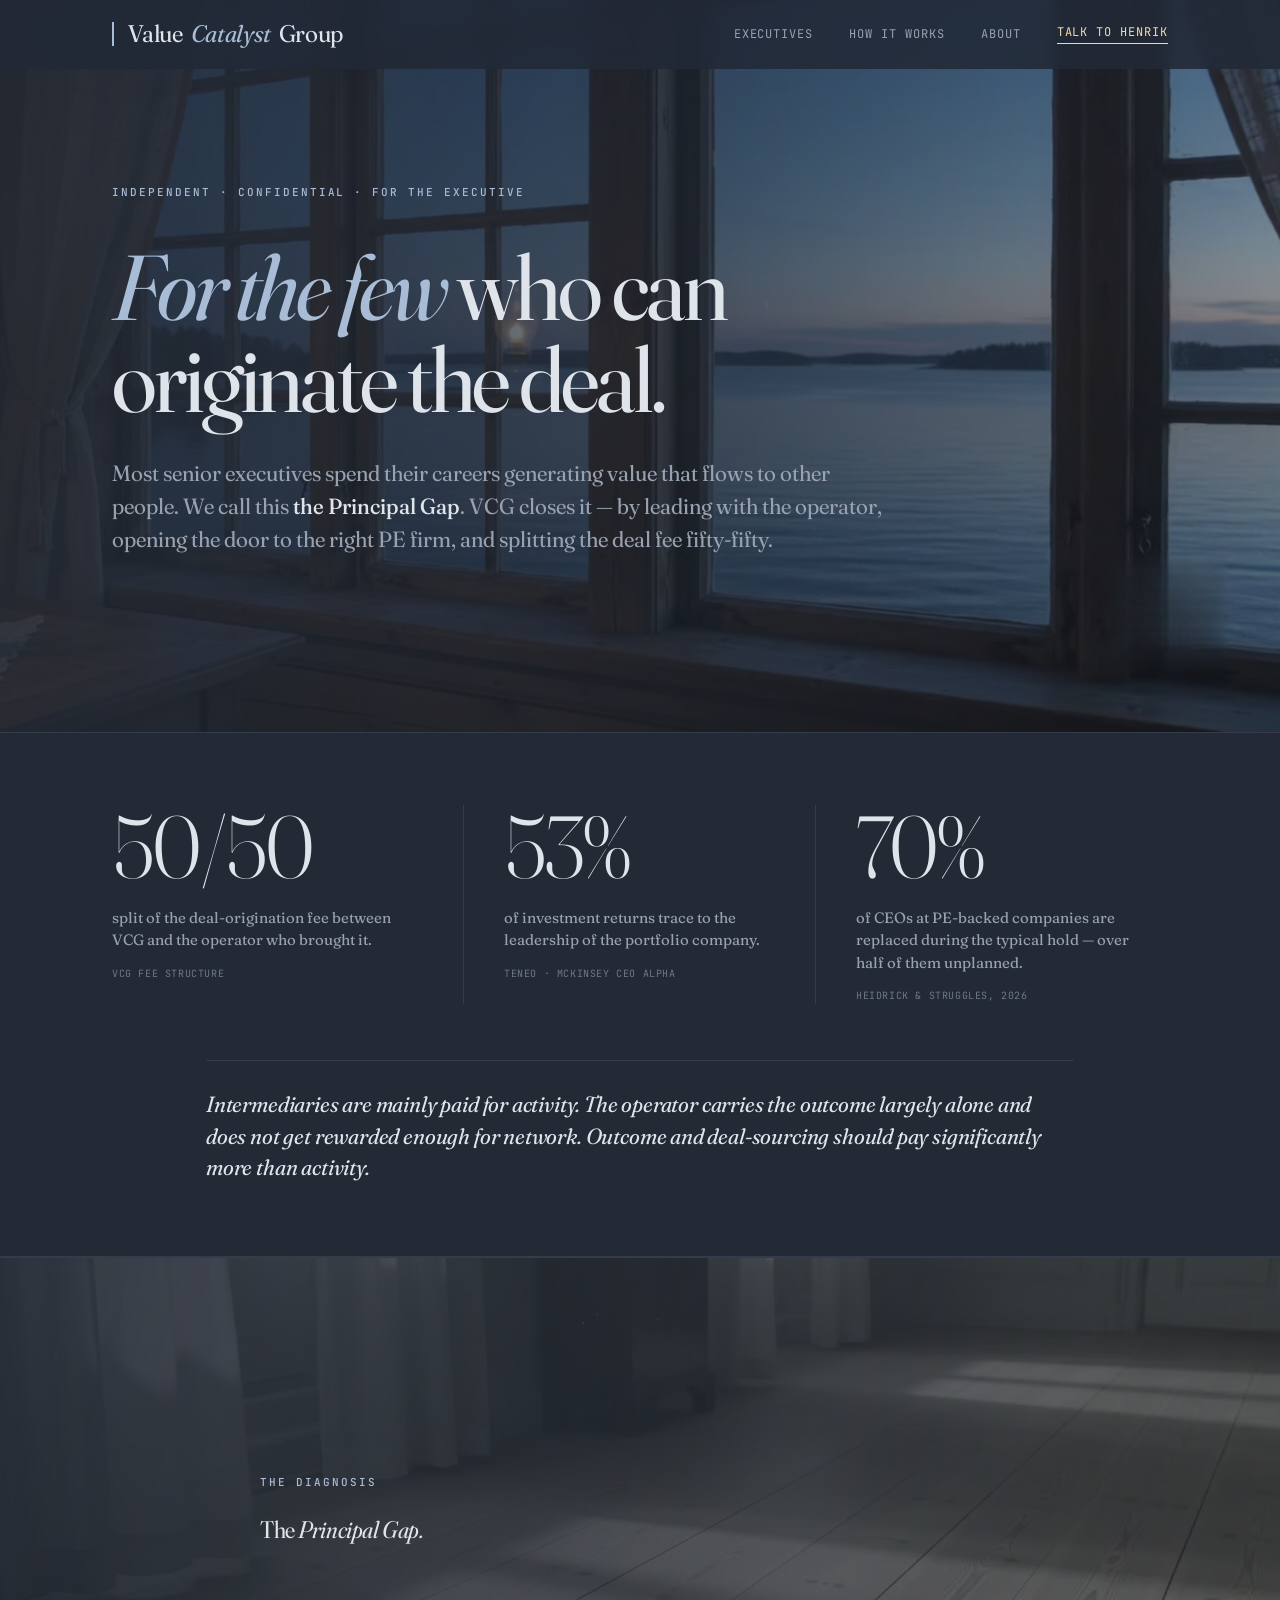
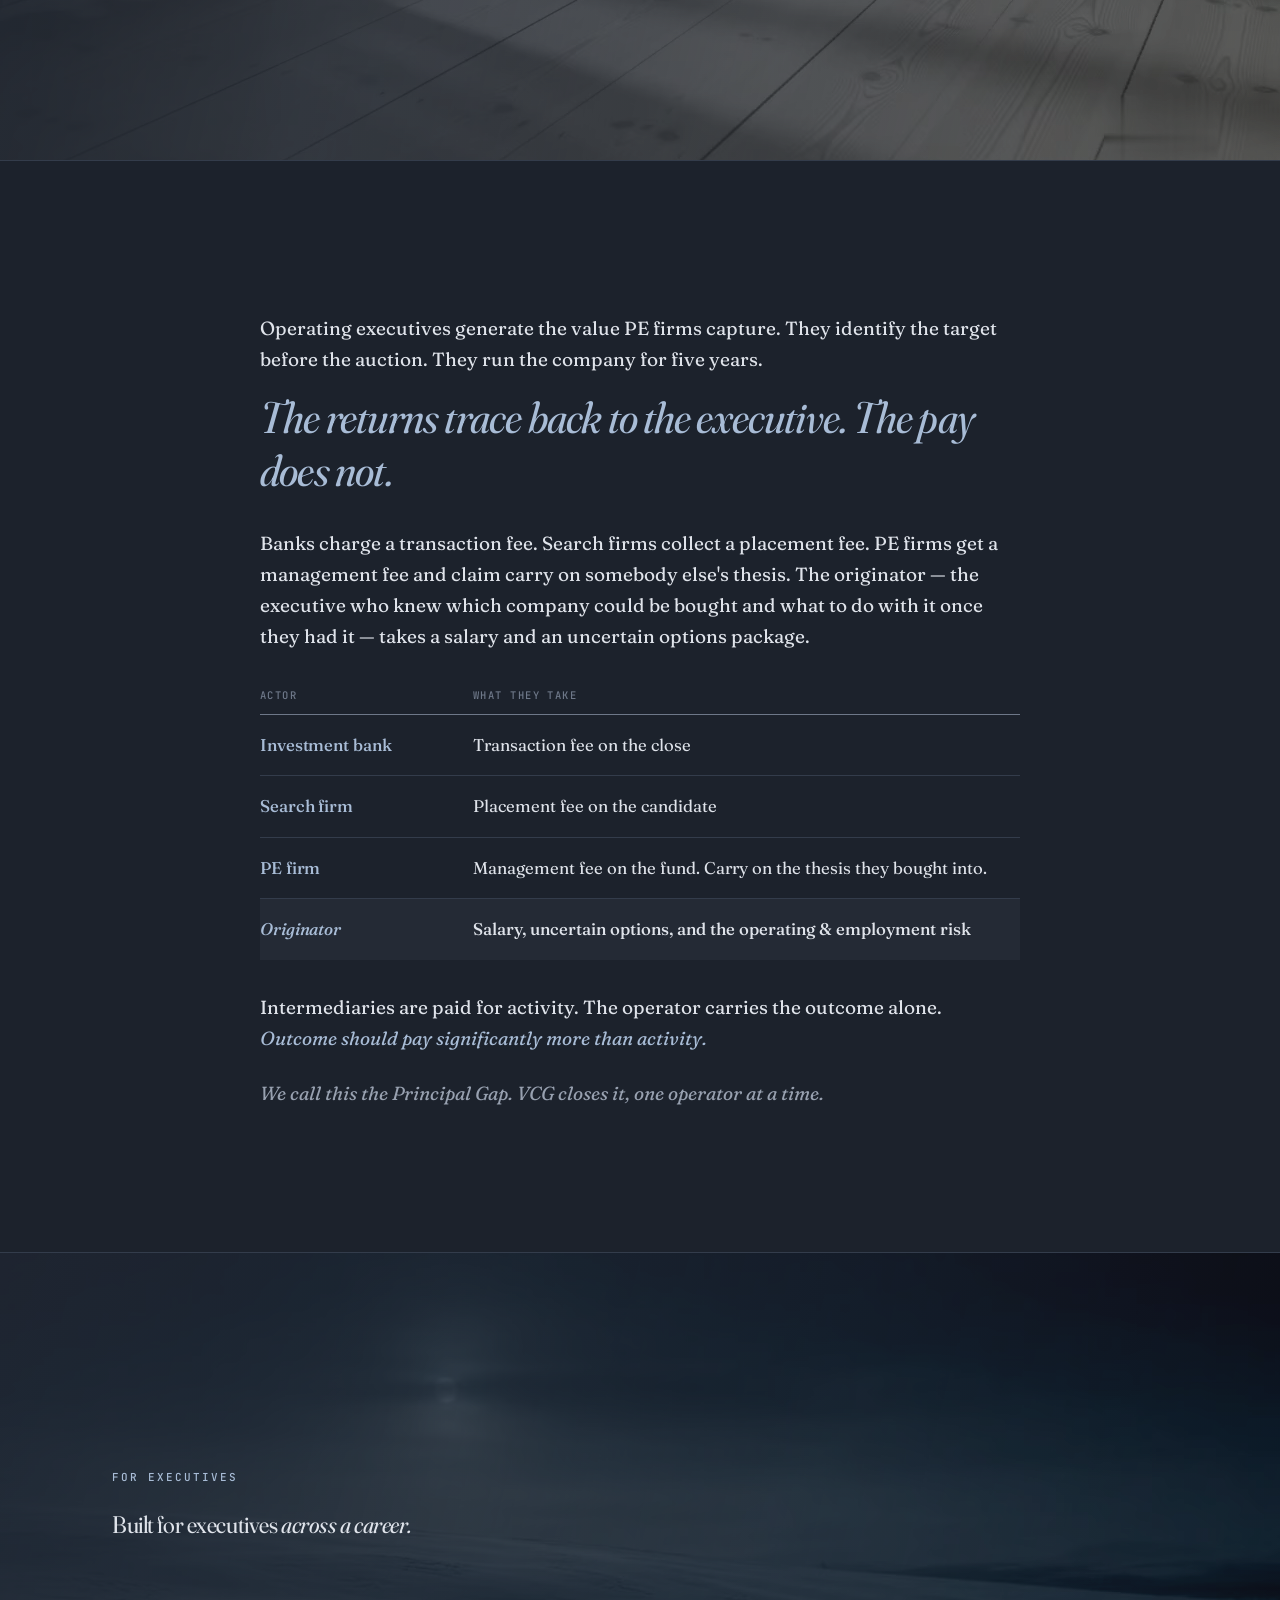
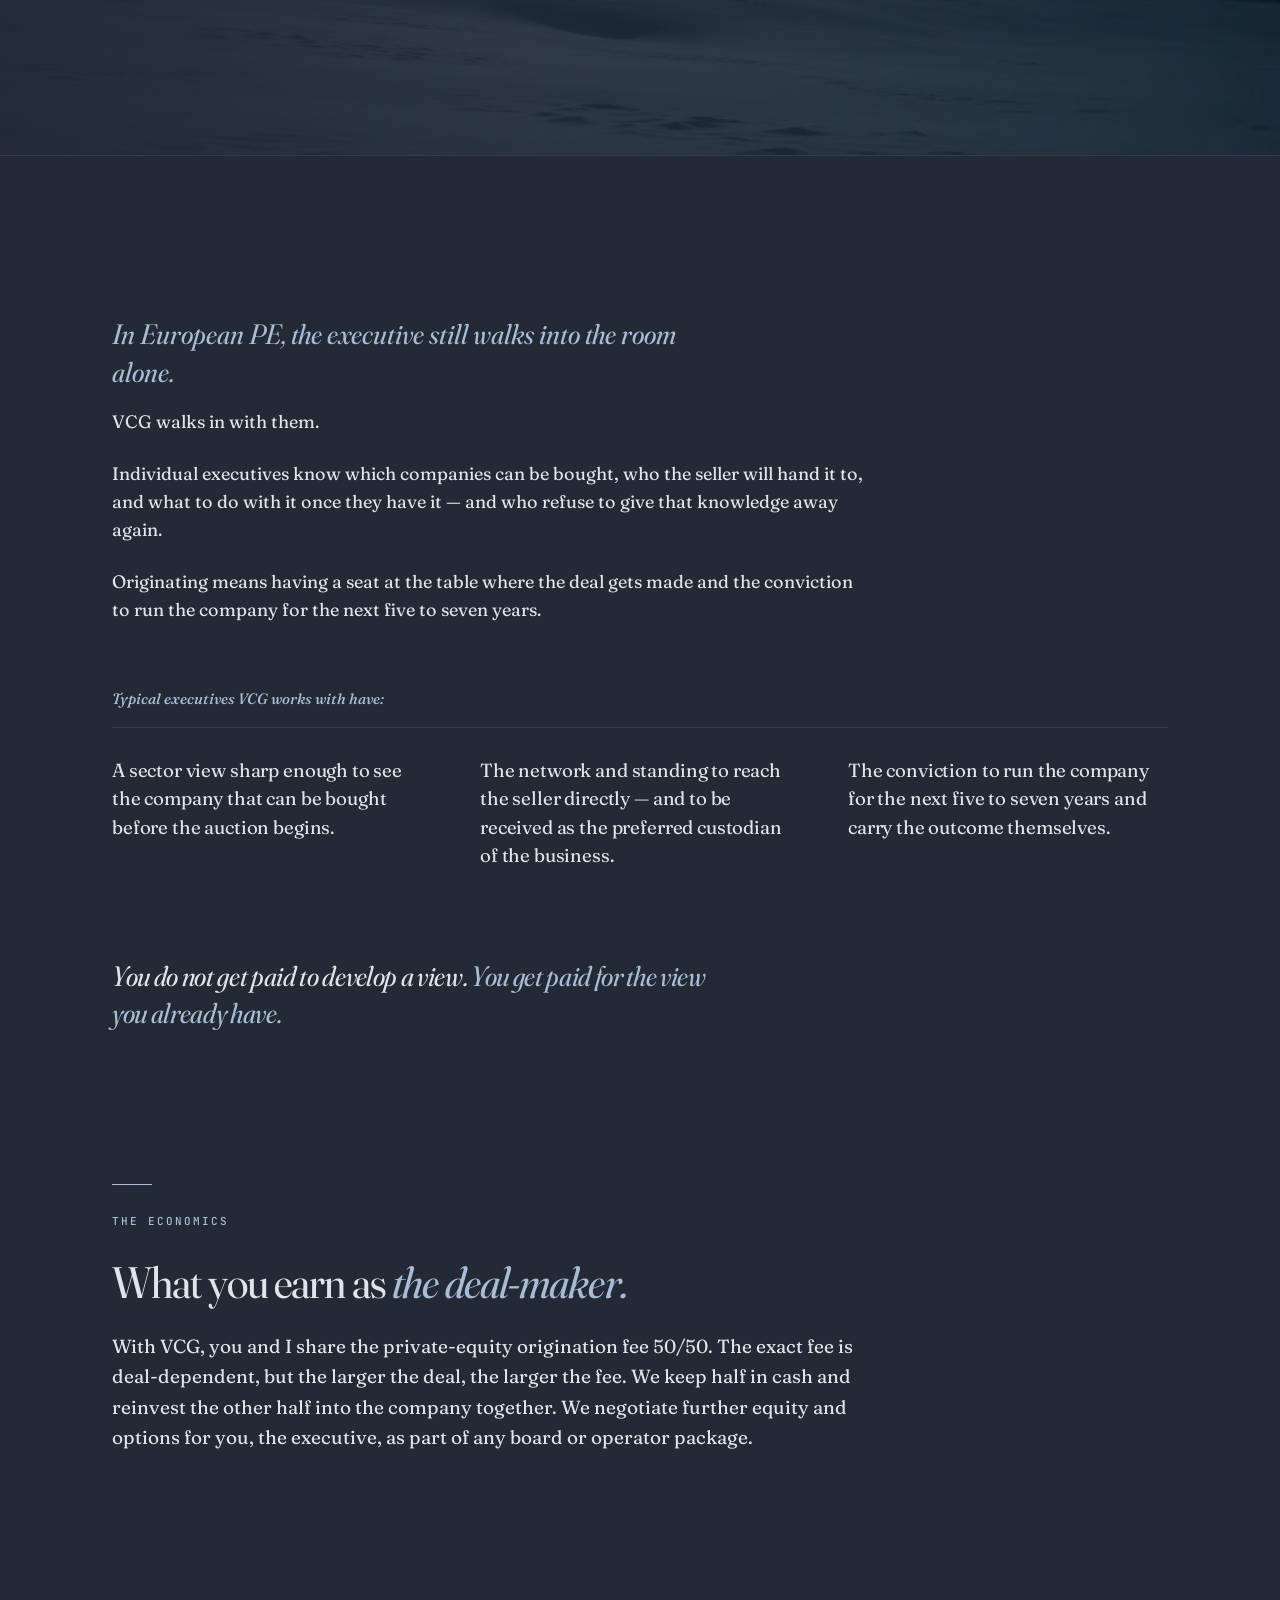
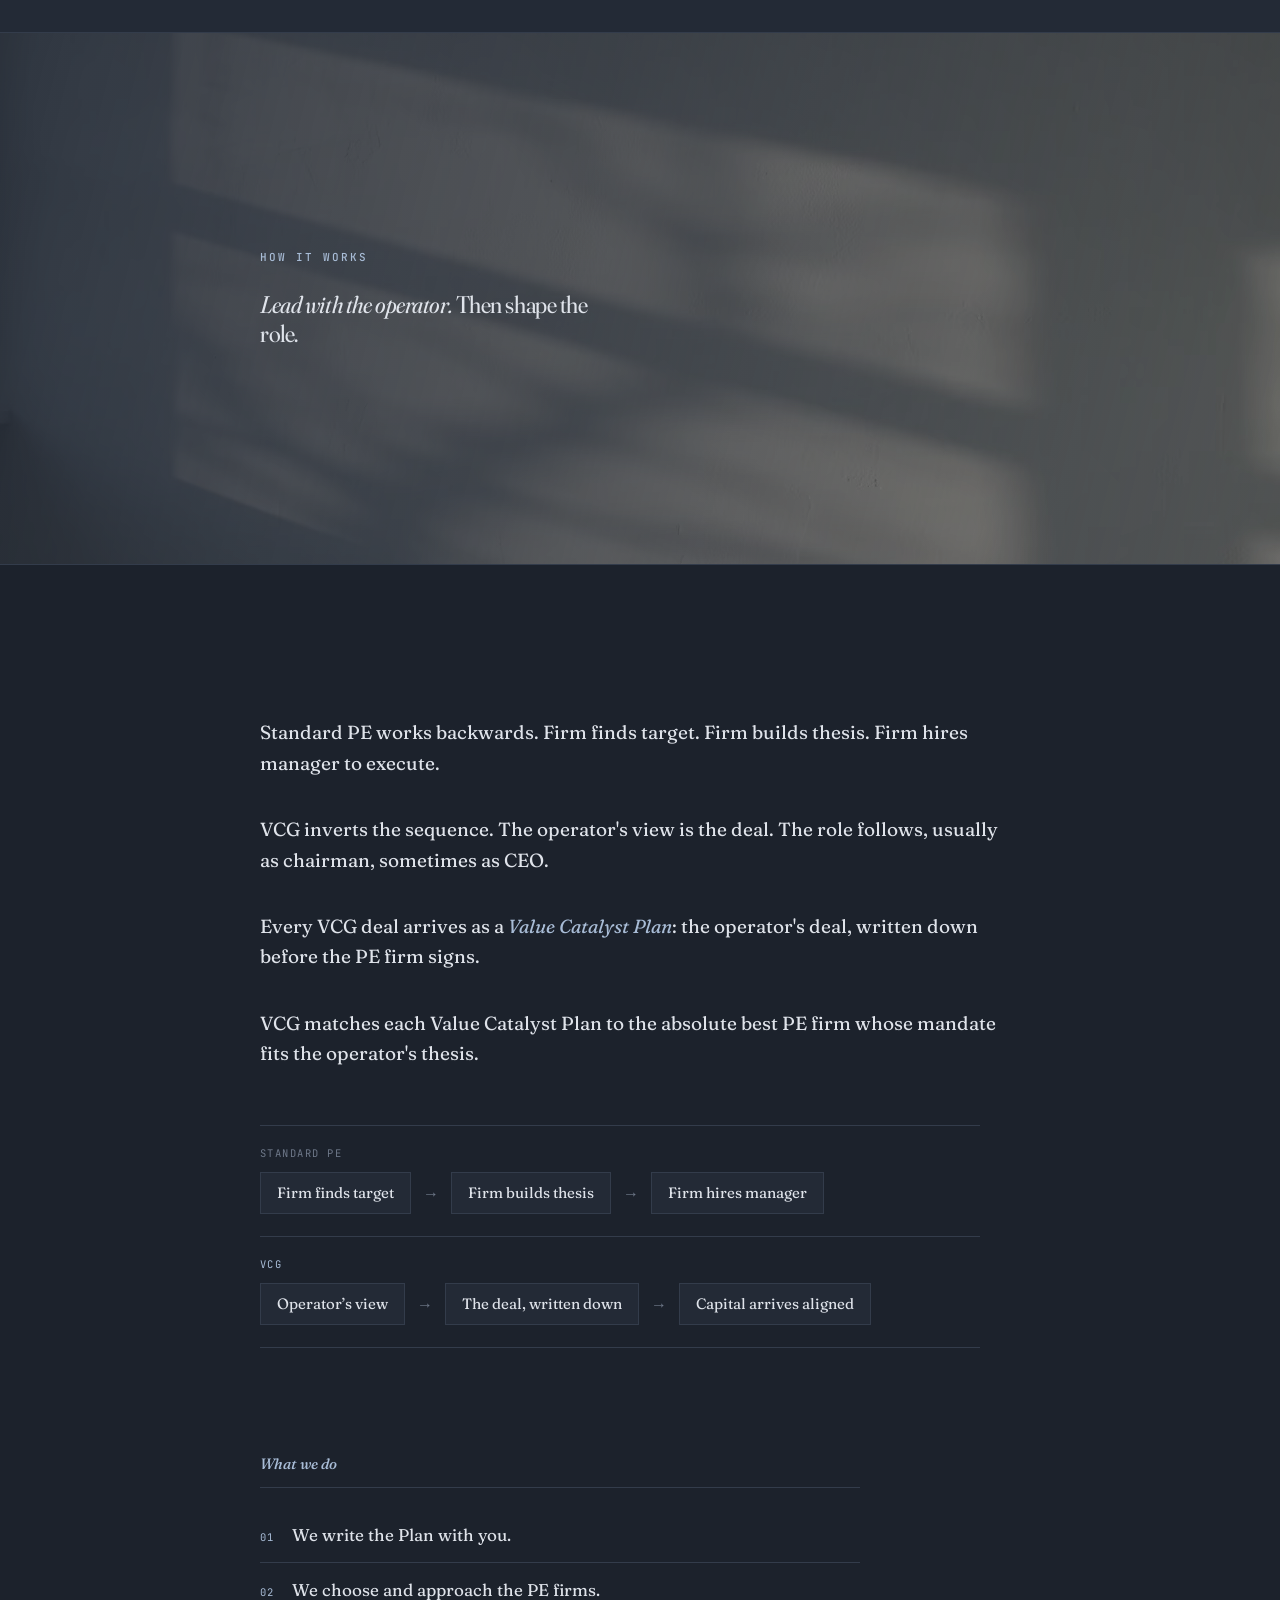
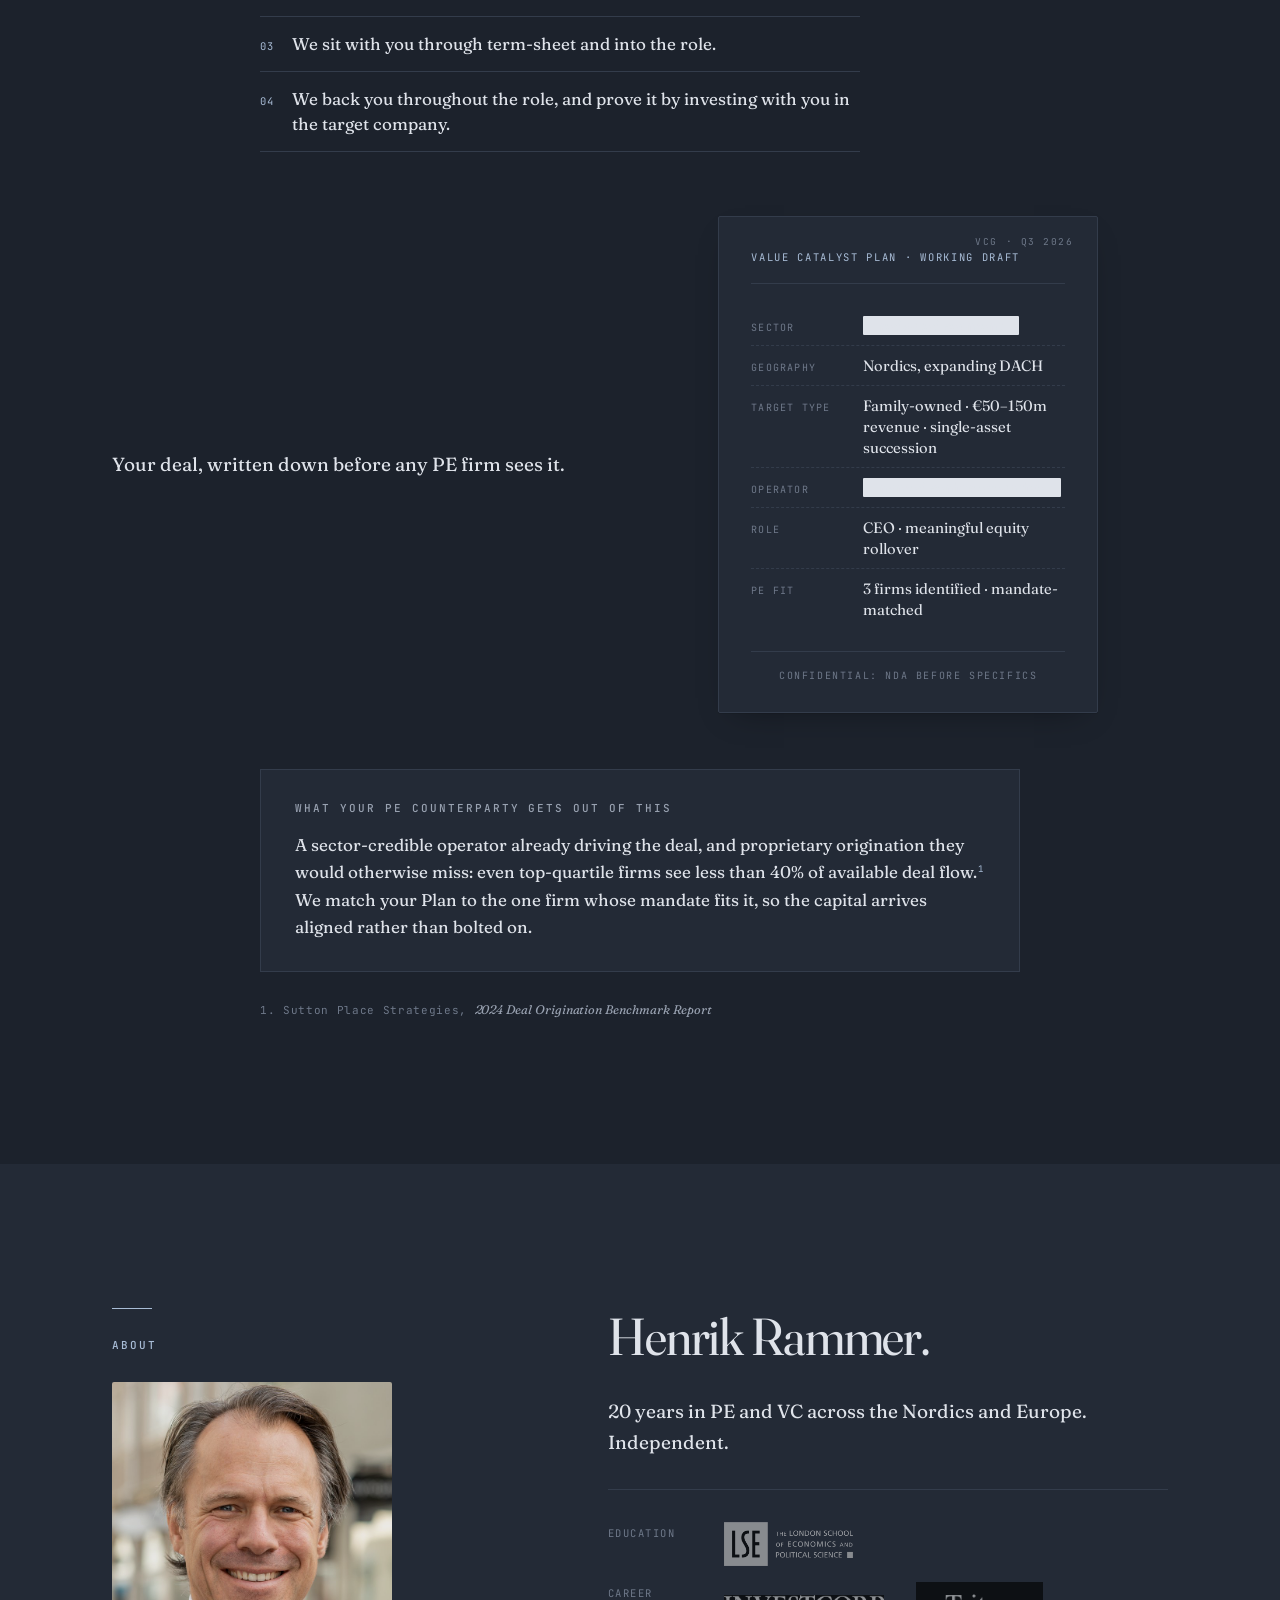
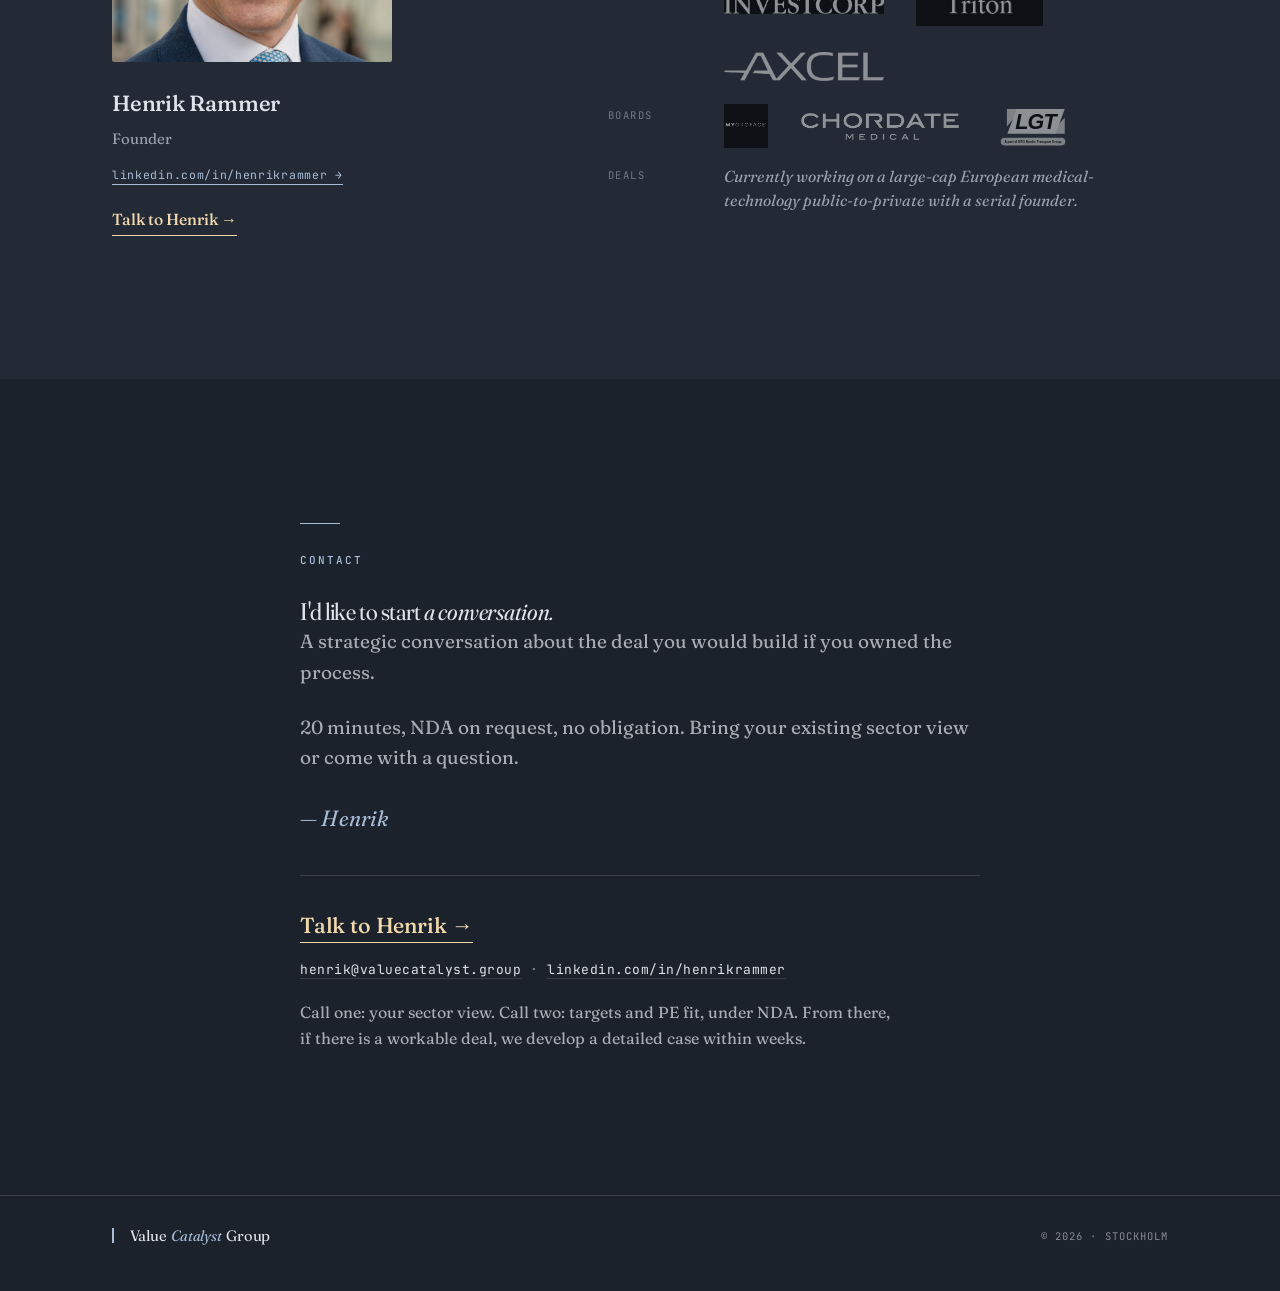
<file: preview/films-bluehour/index.html>
<!DOCTYPE html>
<html lang="en" data-nl="bluehour">
<head>
  <meta charset="UTF-8">
  <meta name="viewport" content="width=device-width, initial-scale=1.0">
  <title>VCG &mdash; Light films &middot; Blue hour</title>
  <meta name="description" content="Most senior executives spend their careers generating value that flows to other people. We call this the Principal Gap. VCG closes it: we lead with the operator, open the door to the right PE firm, and split the deal fee fifty-fifty.">
  <meta name="robots" content="noindex, nofollow">
  <link rel="icon" type="image/svg+xml" href="/favicon.svg">
  <meta property="og:title" content="Value Catalyst Group — For the few who can originate the deal">
  <meta property="og:description" content="Most senior executives spend their careers generating value that flows to other people. We call this the Principal Gap. VCG closes it: we lead with the operator, open the door to the right PE firm, and split the deal fee fifty-fifty.">
  <meta property="og:image" content="https://valuecatalyst.group/og-image.png">
  <meta property="og:image:width" content="1200">
  <meta property="og:image:height" content="630">
  <meta property="og:type" content="website">
  <meta property="og:url" content="https://valuecatalyst.group/">
  <link rel="apple-touch-icon" href="/favicon.svg">
  <link rel="preconnect" href="https://fonts.googleapis.com">
  <link rel="preconnect" href="https://fonts.gstatic.com" crossorigin>
  <link href="https://fonts.googleapis.com/css2?family=Fraunces:opsz,wght@9..144,300;9..144,400;9..144,500;9..144,600;9..144,700&family=JetBrains+Mono:wght@400;500&display=swap" rel="stylesheet">
  <style>
    *, *::before, *::after { box-sizing: border-box; margin: 0; padding: 0; }
    html { scroll-behavior: smooth; }
    body {
      font-family: 'Fraunces', Georgia, serif;
      font-variation-settings: "opsz" 14, "SOFT" 50;
      color: var(--ink);
      background: var(--paper);
      -webkit-font-smoothing: antialiased;
      -moz-osx-font-smoothing: grayscale;
      font-feature-settings: "ss01", "ss02", "lnum";
    }
    a { text-decoration: none; color: inherit; }
    img, svg { max-width: 100%; display: block; }

    :root {
      --paper: #F5F1EA;
      --paper-soft: #EFEAE1;
      --ink: #1A1612;
      --ink-soft: #5A534A;
      --ink-faint: #8A8278;
      --rule: #D9D2C3;
      --accent: #1E4A3A;
      --accent-deep: #143428;
      --accent-faint: #E8E3D3;
      --cta: #C97455;          /* Claude orange — reserved for primary CTA */
      --cta-deep: #A85C40;
      --max: 1120px;
      --max-narrow: 760px;
      --ease: cubic-bezier(0.16, 1, 0.3, 1);
    }

    ::selection { background: var(--accent); color: var(--paper); }

    .container { max-width: var(--max); margin: 0 auto; padding: 0 32px; }
    .narrow { max-width: var(--max-narrow); margin: 0 auto; padding: 0 32px; }

    .eyebrow {
      font-family: 'JetBrains Mono', ui-monospace, monospace;
      font-size: 11px;
      font-weight: 500;
      letter-spacing: 0.18em;
      text-transform: uppercase;
      color: var(--accent);
    }
    .eyebrow--ink { color: var(--ink-soft); }

    .rule {
      width: 40px;
      height: 1px;
      background: var(--accent);
      margin: 0 0 28px;
    }

    /* Typography base */
    h1, h2, h3, h4 {
      font-family: 'Fraunces', Georgia, serif;
      font-weight: 400;
      letter-spacing: -0.018em;
      color: var(--ink);
      font-variation-settings: "opsz" 144, "SOFT" 30;
    }
    p { font-size: 18px; line-height: 1.55; color: var(--ink); }

    /* ── Nav ── */
    .nav {
      position: fixed; top: 0; left: 0; right: 0; z-index: 50;
      background: var(--nl-nav);
      backdrop-filter: saturate(140%) blur(10px);
      -webkit-backdrop-filter: saturate(140%) blur(10px);
      border-bottom: 1px solid transparent;
      transition: border-color 240ms var(--ease), background 240ms var(--ease);
    }
    .nav.scrolled { border-bottom-color: var(--rule); }
    .nav__inner {
      max-width: var(--max); margin: 0 auto; padding: 0 32px;
      height: 68px; display: flex; align-items: center; justify-content: space-between;
    }
    /* ── VCG mark ──────────────────────────────────── */
    .vcg-mark {
      display: inline-flex; align-items: stretch; gap: 16px;
      font-family: 'Fraunces', Georgia, serif;
      color: var(--ink); text-decoration: none;
    }
    .vcg-mark__rule {
      width: 1.5px; background: var(--accent); flex-shrink: 0;
      align-self: stretch;
    }
    .vcg-mark__body {
      display: flex; flex-direction: column; justify-content: center;
    }
    .vcg-mark__word {
      font-size: 22px; line-height: 1; font-weight: 400;
      letter-spacing: -0.015em; word-spacing: 0.14em; white-space: nowrap;
      font-variation-settings: "opsz" 72, "SOFT" 20;
      color: var(--ink);
    }
    .vcg-mark__word em {
      font-style: italic; color: var(--accent); font-weight: 400;
      font-variation-settings: "opsz" 72, "SOFT" 30;
    }
    /* Nav: smaller */
    .vcg-mark--nav .vcg-mark__word { font-size: 24px; }
    .vcg-mark--nav { gap: 14px; }

    /* Hero / large display */
    .vcg-mark--hero .vcg-mark__word { font-size: 40px; }

    /* Reversed on forest — card backs, signage */
    .vcg-mark--reversed { color: var(--paper); }
    .vcg-mark--reversed .vcg-mark__word { color: var(--paper); }
    .vcg-mark--reversed .vcg-mark__word em { color: var(--nl-panel-accent); }
    .vcg-mark--reversed .vcg-mark__rule { background: var(--nl-panel-accent); }
    .nav__links { display: flex; gap: 36px; align-items: center; }
    .nav__link {
      font-family: 'JetBrains Mono', ui-monospace, monospace;
      font-size: 12px; letter-spacing: 0.08em; text-transform: uppercase;
      color: var(--ink-soft);
      transition: color 180ms var(--ease);
    }
    .nav__link:hover { color: var(--accent); }
    .nav__cta {
      font-family: 'JetBrains Mono', ui-monospace, monospace;
      font-size: 12px; letter-spacing: 0.08em; text-transform: uppercase;
      color: var(--cta); padding-bottom: 3px;
      border-bottom: 1px solid var(--cta);
      transition: color 180ms var(--ease), border-color 180ms var(--ease);
    }
    .nav__cta:hover { color: var(--cta-deep); border-color: var(--cta-deep); }

    .nav__toggle { display: none; background: none; border: none; cursor: pointer; padding: 8px; }
    .nav__toggle span { display: block; width: 22px; height: 1.5px; background: var(--ink); margin: 5px 0; transition: transform 200ms var(--ease); }

    /* ── Hero ── */
    .hero {
      padding: 184px 0 120px;
      position: relative;
    }
    .hero__eyebrow { margin-bottom: 40px; }
    .hero h1 {
      font-size: clamp(48px, 7.2vw, 92px);
      line-height: 1.0;
      letter-spacing: -0.034em;
      font-weight: 400;
      font-variation-settings: "opsz" 144, "SOFT" 10;
      max-width: 16ch;
      margin-bottom: 32px;
      color: var(--ink);
    }
    .hero h1 em {
      font-style: italic;
      font-weight: 400;
      color: var(--accent);
    }
    .hero__sub {
      font-size: 22px;
      line-height: 1.5;
      color: var(--ink-soft);
      max-width: 56ch;
      margin-bottom: 56px;
      font-weight: 400;
      font-variation-settings: "opsz" 72, "SOFT" 30;
    }
    .hero__sub strong {
      color: var(--ink);
      font-weight: 500;
    }
    .hero__entry {
      display: flex; flex-wrap: wrap; gap: 56px; align-items: baseline;
      padding-top: 28px;
      border-top: 1px solid var(--rule);
      max-width: 560px;
    }
    .entry {
      display: flex; flex-direction: column; gap: 6px;
    }
    .entry__label {
      font-family: 'JetBrains Mono', ui-monospace, monospace;
      font-size: 10.5px; letter-spacing: 0.14em; text-transform: uppercase;
      color: var(--ink-faint);
    }
    .entry__link {
      font-family: 'Fraunces', Georgia, serif;
      font-size: 18px; font-weight: 500;
      color: var(--ink);
      border-bottom: 1px solid var(--ink);
      padding-bottom: 2px;
      transition: color 180ms var(--ease), border-color 180ms var(--ease);
      font-variation-settings: "opsz" 36;
    }
    .entry__link:hover { color: var(--accent); border-color: var(--accent); }
    .entry__link .arr { display: inline-block; transition: transform 240ms var(--ease); margin-left: 4px; }
    .entry__link:hover .arr { transform: translateX(4px); }

    /* ── Three figures (stats) ── */
    .figures {
      border-top: 1px solid var(--rule);
      border-bottom: 1px solid var(--rule);
      padding: 72px 0;
    }
    .figures__grid {
      display: grid;
      grid-template-columns: repeat(3, 1fr);
      gap: 0;
    }
    .figure {
      padding: 0 40px;
      border-right: 1px solid var(--rule);
      position: relative;
    }
    .figure:first-child { padding-left: 0; }
    .figure:last-child { border-right: none; padding-right: 0; }
    .figure__number {
      font-family: 'Fraunces', Georgia, serif;
      font-size: clamp(54px, 7vw, 88px);
      font-weight: 300;
      line-height: 0.95;
      letter-spacing: -0.035em;
      color: var(--ink);
      font-variation-settings: "opsz" 144, "SOFT" 0;
      margin-bottom: 18px;
      font-feature-settings: "lnum", "ss01";
    }
    .figure__number em {
      font-style: italic;
      font-weight: 300;
      color: var(--accent);
    }
    .figure__desc {
      font-size: 15px;
      line-height: 1.5;
      color: var(--ink-soft);
      max-width: 28ch;
    }
    .figure__src {
      font-family: 'JetBrains Mono', ui-monospace, monospace;
      font-size: 10px;
      letter-spacing: 0.06em;
      color: var(--ink-faint);
      margin-top: 14px;
      text-transform: uppercase;
    }
    .figure__src a { color: var(--ink-faint); border-bottom: 1px solid transparent; transition: color 180ms var(--ease), border-color 180ms var(--ease); }
    .figure__src a:hover { color: var(--accent); border-bottom-color: var(--accent); }
    .figures__caption {
      margin-top: 56px;
      padding-top: 28px;
      border-top: 1px solid var(--rule);
      font-family: 'Fraunces', Georgia, serif;
      font-size: clamp(18px, 1.8vw, 22px);
      font-style: italic;
      font-weight: 400;
      line-height: 1.45;
      letter-spacing: -0.008em;
      color: var(--ink);
      text-align: left;
      max-width: 62ch;
      margin-left: auto;
      margin-right: auto;
      font-variation-settings: "opsz" 72, "SOFT" 30;
    }

    /* ── Section ── */
    .section { padding: 144px 0; position: relative; }
    .section--paper-soft { background: var(--paper-soft); }
    .section--ink { background: var(--ink); }
    .section--ink p, .section--ink h2, .section--ink h3 { color: var(--paper); }
    .section--ink p { color: var(--nl-panel-soft); }

    .section__lede {
      max-width: 70ch;
      margin-bottom: 56px;
    }
    .section h2.section__title {
      font-size: clamp(32px, 4.4vw, 52px);
      line-height: 1.08;
      letter-spacing: -0.022em;
      font-weight: 400;
      max-width: 22ch;
      margin-bottom: 32px;
      font-variation-settings: "opsz" 144, "SOFT" 20;
    }
    .section h2.section__title em { font-style: italic; color: var(--accent); font-weight: 400; }
    .section--ink h2.section__title em { color: var(--nl-panel-accent); }

    /* ── Proof band: relocated 53% with full citation ── */
    .proof-band {
      padding: 96px 0;
      background: var(--paper);
      border-bottom: 1px solid var(--rule);
      text-align: left;
    }
    .proof-band__number {
      font-family: 'Fraunces', Georgia, serif;
      font-size: clamp(96px, 14vw, 184px);
      font-weight: 300;
      line-height: 0.9;
      letter-spacing: -0.04em;
      color: var(--ink);
      font-variation-settings: "opsz" 144, "SOFT" 0;
      margin-bottom: 32px;
      font-feature-settings: "lnum", "ss01";
    }
    .proof-band__number em {
      font-style: italic;
      font-weight: 300;
      color: var(--accent);
    }
    .proof-band__claim {
      font-family: 'Fraunces', Georgia, serif;
      font-size: clamp(24px, 3.2vw, 38px);
      font-weight: 400;
      line-height: 1.25;
      letter-spacing: -0.018em;
      color: var(--ink);
      max-width: 28ch;
      margin-bottom: 28px;
      font-variation-settings: "opsz" 144, "SOFT" 30;
    }
    .proof-band__claim--editorial {
      font-size: clamp(28px, 3.8vw, 46px);
      max-width: 38ch;
      margin-bottom: 0;
      line-height: 1.22;
    }
    .proof-band__claim--editorial em {
      font-style: italic;
      color: var(--accent);
    }
    .proof-band__source {
      font-family: 'JetBrains Mono', ui-monospace, monospace;
      font-size: 11px;
      letter-spacing: 0.1em;
      text-transform: uppercase;
      color: var(--ink-faint);
      line-height: 1.7;
    }
    .proof-band__source em {
      font-family: 'Fraunces', Georgia, serif;
      font-style: italic;
      text-transform: none;
      letter-spacing: -0.005em;
      font-size: 13px;
      color: var(--ink-soft);
    }
    .proof-band__source a {
      color: var(--ink-faint);
      border-bottom: 1px solid transparent;
      transition: color 180ms var(--ease), border-color 180ms var(--ease);
    }
    .proof-band__source a:hover {
      color: var(--accent);
      border-bottom-color: var(--accent);
    }

    /* ── Audience sections ── */
    .audience {
      display: grid;
      grid-template-columns: 1fr 1.15fr;
      gap: 96px;
      align-items: start;
    }
    .audience__head .section__title { margin-bottom: 24px; }
    .audience__head p.audience__pitch {
      font-size: 19px;
      line-height: 1.6;
      color: var(--ink-soft);
      max-width: 38ch;
    }
    .audience__body p {
      font-size: 18px;
      line-height: 1.62;
      color: var(--ink);
      margin-bottom: 26px;
    }
    .audience__body p.audience__note {
      color: var(--ink-soft);
    }
    .audience__list {
      list-style: none;
      margin: 28px 0 32px;
      padding-top: 20px;
      border-top: 1px solid var(--rule);
    }
    .audience__list li {
      font-size: 17px;
      line-height: 1.5;
      color: var(--ink);
      padding: 14px 0;
      border-bottom: 1px solid var(--rule);
      display: grid;
      grid-template-columns: 32px 1fr;
      align-items: baseline;
    }
    .audience__list li::before {
      content: counter(li, decimal-leading-zero);
      font-family: 'JetBrains Mono', ui-monospace, monospace;
      font-size: 10.5px;
      letter-spacing: 0.1em;
      color: var(--accent);
      counter-increment: li;
    }
    .audience__list { counter-reset: li; }

    .audience__subhead {
      font-family: 'Fraunces', Georgia, serif;
      font-size: 15px;
      font-weight: 500;
      font-style: italic;
      color: var(--accent);
      margin: 20px 0 10px;
      font-variation-settings: "opsz" 36;
    }

    .terms {
      margin-top: 40px;
      padding: 28px 32px;
      background: var(--accent-faint);
      border-left: 2px solid var(--accent);
    }
    .terms__label {
      font-family: 'JetBrains Mono', ui-monospace, monospace;
      font-size: 10.5px;
      letter-spacing: 0.14em;
      text-transform: uppercase;
      color: var(--accent);
      margin-bottom: 10px;
    }
    .terms p {
      font-size: 15.5px;
      line-height: 1.6;
      color: var(--ink);
      margin: 0;
    }

    /* ── Pull quote ── */
    .pullquote {
      margin: 40px 0;
      padding: 32px 0 32px 32px;
      border-left: 2px solid var(--accent);
      max-width: 60ch;
    }
    .pullquote p {
      font-family: 'Fraunces', Georgia, serif;
      font-size: 28px;
      line-height: 1.32;
      letter-spacing: -0.012em;
      font-style: italic;
      color: var(--ink);
      font-variation-settings: "opsz" 144, "SOFT" 30;
    }
    .pullquote p em { font-style: italic; color: var(--accent); }
    .section--paper-soft .pullquote { border-left-color: var(--accent); }

    /* ── Pillars (Access / Alignment / Execution) ── */
    .pillars {
      display: grid;
      grid-template-columns: repeat(3, 1fr);
      gap: 40px;
      margin-top: 8px;
    }
    .pillar {
      border-top: 1px solid var(--rule);
      padding-top: 24px;
    }
    .pillar__name {
      font-family: 'Fraunces', Georgia, serif;
      font-size: 22px;
      font-weight: 500;
      letter-spacing: -0.012em;
      color: var(--accent);
      margin-bottom: 14px;
      font-variation-settings: "opsz" 72, "SOFT" 20;
    }
    .pillar__text {
      font-size: 16.5px;
      line-height: 1.6;
      color: var(--ink);
    }
    .pillar__cite {
      font-family: 'JetBrains Mono', ui-monospace, monospace;
      font-size: 9px;
      vertical-align: super;
      line-height: 0;
      margin-left: 1px;
    }
    .pillar__cite a {
      color: var(--accent);
      border-bottom: none;
      transition: color 180ms var(--ease);
    }
    .pillar__cite a:hover { color: var(--ink); }
    .pillars__footnote {
      margin-top: 28px;
      font-family: 'JetBrains Mono', ui-monospace, monospace;
      font-size: 11px;
      letter-spacing: 0.06em;
      color: var(--ink-faint);
      line-height: 1.6;
    }
    .pillars__footnote em {
      font-family: 'Fraunces', Georgia, serif;
      font-style: italic;
      letter-spacing: -0.005em;
      font-size: 12.5px;
      color: var(--ink-soft);
    }
    .pillars__footnote a {
      color: var(--ink-faint);
      border-bottom: 1px solid transparent;
      transition: color 180ms var(--ease), border-color 180ms var(--ease);
    }
    .pillars__footnote a:hover {
      color: var(--accent);
      border-bottom-color: var(--accent);
    }

    /* ── About ── */
    .about__grid {
      display: grid;
      grid-template-columns: 1fr 1.4fr;
      gap: 96px;
      align-items: start;
    }
    .about__meta {
      position: sticky;
      top: 100px;
    }
    .about__meta .eyebrow { margin-bottom: 16px; }
    .about__name {
      font-family: 'Fraunces', Georgia, serif;
      font-size: 22px;
      font-weight: 500;
      letter-spacing: -0.01em;
      color: var(--ink);
      margin-bottom: 8px;
    }
    .about__role {
      font-size: 15px;
      color: var(--ink-soft);
      line-height: 1.5;
    }
    .about__linkedin {
      margin-top: 16px;
      font-family: 'JetBrains Mono', ui-monospace, monospace;
      font-size: 11.5px;
      letter-spacing: 0.06em;
    }
    .about__linkedin a {
      color: var(--accent);
      border-bottom: 1px solid var(--accent);
      padding-bottom: 2px;
      transition: opacity 180ms var(--ease);
    }
    .about__linkedin a:hover { opacity: 0.7; }
    .about__body p {
      font-size: 19px;
      line-height: 1.62;
      color: var(--ink);
      margin-bottom: 24px;
    }
    .about__body p:first-child {
      font-size: 22px;
      line-height: 1.45;
      color: var(--ink);
      margin-bottom: 32px;
      font-variation-settings: "opsz" 72, "SOFT" 30;
    }
    .about__body p:first-child em {
      font-style: italic;
      color: var(--accent);
    }

    /* ── Contact ── */
    .contact__inner {
      max-width: 68ch;
      margin: 0 auto;
      text-align: left;
    }
    .contact h2 {
      font-size: clamp(48px, 6.8vw, 88px);
      line-height: 1.0;
      letter-spacing: -0.03em;
      color: var(--paper);
      margin-bottom: 48px;
      font-weight: 400;
      font-variation-settings: "opsz" 144, "SOFT" 10;
      max-width: 18ch;
    }
    .contact h2 em { font-style: italic; color: var(--nl-panel-accent); }
    .contact__para {
      font-size: 19px;
      line-height: 1.62;
      color: var(--nl-panel-soft);
      margin-bottom: 24px;
      max-width: 64ch;
    }
    .contact__email-wrap {
      margin-top: 48px;
      padding-top: 36px;
      border-top: 1px solid var(--nl-panel-rule);
    }
    .contact__email {
      font-family: 'Fraunces', Georgia, serif;
      font-size: clamp(14px, 1.7vw, 22px);
      font-weight: 500;
      color: var(--cta);
      border-bottom: 1px solid var(--cta);
      padding-bottom: 3px;
      font-variation-settings: "opsz" 36, "SOFT" 20;
      transition: opacity 200ms var(--ease);
      letter-spacing: -0.008em;
    }
    .contact__email:hover { opacity: 0.78; }
    .contact__email-sub {
      display: block;
      margin-top: 18px;
      font-family: 'JetBrains Mono', ui-monospace, monospace;
      font-size: 13px;
      letter-spacing: 0.04em;
      color: var(--nl-panel-faint);
    }
    .contact__email-sub a { color: var(--nl-panel-ink); border-bottom: 1px solid var(--nl-panel-rule); }
    .contact__email-sub a:hover { color: var(--paper); }
    .contact__meta {
      font-family: 'JetBrains Mono', ui-monospace, monospace;
      font-size: 11px;
      letter-spacing: 0.14em;
      text-transform: uppercase;
      color: var(--nl-panel-faint);
      margin-top: 18px;
    }

    /* ── Footer ── */
    .footer {
      background: var(--ink);
      padding: 32px 0 48px;
      border-top: 1px solid var(--nl-panel-rule);
    }
    .footer__inner {
      max-width: var(--max);
      margin: 0 auto;
      padding: 0 32px;
      display: flex;
      justify-content: space-between;
      align-items: center;
      gap: 24px;
      flex-wrap: wrap;
    }
    .footer__brand {
      display: flex; align-items: center; gap: 10px;
    }
    .footer__brand svg { width: 22px; }
    .footer__brand span {
      font-family: 'Fraunces', Georgia, serif;
      font-size: 15px;
      color: var(--paper);
      font-variation-settings: "opsz" 36;
    }
    .footer__copy {
      font-family: 'JetBrains Mono', ui-monospace, monospace;
      font-size: 10.5px;
      letter-spacing: 0.1em;
      text-transform: uppercase;
      color: var(--nl-panel-faint);
    }

    /* ── Credibility logo strip ── */
    .credibility {
      padding: 56px 0;
      border-top: 1px solid var(--rule);
      border-bottom: 1px solid var(--rule);
      background: var(--paper);
    }
    .credibility__head {
      display: flex; align-items: baseline; justify-content: space-between;
      gap: 24px; margin-bottom: 28px; flex-wrap: wrap;
    }
    .credibility__note {
      font-family: 'Fraunces', Georgia, serif;
      font-size: 15px; font-style: italic; color: var(--ink-soft);
      max-width: 36ch;
    }
    .credibility__logos {
      display: flex; flex-wrap: wrap; gap: 20px; align-items: center;
    }
    .credibility__logo {
      display: inline-flex; align-items: center;
    }
    .credibility__logo img {
      width: auto;
      opacity: 0.45;
      transition: opacity 240ms var(--ease);
    }
    .credibility__logo:hover img { opacity: 0.85; }
    /* Per-logo height tuning so the actual letterforms read at a similar x-height (~22-26px) across the row */
    .credibility__logo--lse img        { max-height: 40px; }
    .credibility__logo--investcorp     { min-width: 160px; justify-content: center; }
    .credibility__logo--investcorp img { max-height: 18px; }
    .credibility__logo--triton img     { max-height: 44px; mix-blend-mode: multiply; }
    .credibility__logo--axcel img      { max-height: 26px; mix-blend-mode: multiply; }
    .credibility__logo--chordate img   { max-height: 30px; }
    /* Myoroface source is 1:1 with deep whitespace padding — crop the canvas to lift the wordmark to row height */
    .credibility__logo--myoroface {
      height: 28px; width: 144px; overflow: hidden;
      justify-content: center;
    }
    .credibility__logo--myoroface img { height: 144px; max-height: none; mix-blend-mode: multiply; }
    .credibility__logo--text {
      font-family: 'Fraunces', Georgia, serif;
      font-size: 18px; font-weight: 500; letter-spacing: -0.005em;
      color: var(--ink-soft); font-variation-settings: "opsz" 36;
    }

    /* ── Alignment diagram (who's on your side) ── */
    .alignments { padding: 144px 0; background: var(--paper-soft); }
    .alignments__head { max-width: var(--max-narrow); margin: 0 auto 48px; padding: 0 32px; }
    .alignments__title {
      font-family: 'Fraunces', Georgia, serif;
      font-size: clamp(28px, 3.4vw, 44px);
      line-height: 1.12;
      letter-spacing: -0.02em;
      font-weight: 400;
      max-width: 26ch;
      margin-top: 18px;
      font-variation-settings: "opsz" 144, "SOFT" 20;
    }
    .alignments__title em { font-style: italic; color: var(--accent); }
    .alignments__grid {
      max-width: var(--max); margin: 0 auto; padding: 0 32px;
    }
    .align-row {
      display: grid;
      grid-template-columns: 220px 1fr 220px;
      gap: 32px;
      padding: 22px 0;
      border-bottom: 1px solid var(--rule);
      align-items: center;
    }
    .align-row:first-child {
      border-top: 1px solid var(--rule);
    }
    .align-row--head {
      padding: 12px 0;
      border-bottom-color: var(--ink-faint);
    }
    .align-head {
      font-family: 'JetBrains Mono', ui-monospace, monospace;
      font-size: 10.5px; letter-spacing: 0.16em; text-transform: uppercase;
      color: var(--ink-faint);
    }
    .align-head--right { justify-self: end; }
    .align-actor {
      font-family: 'Fraunces', Georgia, serif;
      font-size: 19px; font-weight: 500;
      color: var(--ink); letter-spacing: -0.01em;
      font-variation-settings: "opsz" 36;
    }
    .align-motive {
      font-size: 16.5px; line-height: 1.5;
      color: var(--ink-soft); font-style: italic;
    }
    .align-side {
      font-family: 'JetBrains Mono', ui-monospace, monospace;
      font-size: 12px; letter-spacing: 0.1em; text-transform: uppercase;
      color: var(--ink-faint); justify-self: end; text-align: right;
    }
    .align-side .arr { display: inline-block; margin-right: 6px; }
    .align-row--vcg {
      background: linear-gradient(90deg, transparent, rgba(30,74,58,0.08));
      border-bottom-color: var(--accent);
    }
    .align-row--vcg .align-actor { color: var(--accent); }
    .align-row--vcg .align-side {
      color: var(--accent); font-weight: 500; font-size: 13px;
    }

    /* ── Who-this-is-for block (3 required things) ── */
    .who-this {
      border-top: 1px solid var(--rule);
      margin-top: 0;
    }
    .who-this__row {
      display: grid;
      grid-template-columns: 160px 1fr;
      gap: 24px;
      padding: 18px 0;
      border-bottom: 1px solid var(--rule);
      align-items: baseline;
    }
    .who-this__name {
      font-family: 'Fraunces', Georgia, serif;
      font-size: 19px;
      font-weight: 500;
      color: var(--accent);
      letter-spacing: -0.01em;
      font-variation-settings: "opsz" 36, "SOFT" 20;
    }
    .who-this__desc {
      font-size: 16.5px;
      line-height: 1.5;
      color: var(--ink);
    }

    /* 3-column variant for full-width row of "things they have" */
    .who-this--cols {
      display: grid;
      grid-template-columns: repeat(3, 1fr);
      gap: 48px;
      border-top: 1px solid var(--rule);
      padding-top: 28px;
    }
    .who-this__col {
      display: flex;
      flex-direction: column;
    }
    .who-this__col-text {
      font-family: 'Fraunces', Georgia, serif;
      font-size: 19px;
      line-height: 1.5;
      color: var(--ink);
      letter-spacing: -0.008em;
      font-variation-settings: "opsz" 36, "SOFT" 20;
      max-width: 32ch;
    }

    /* ── Fairness table (what they take) ── */
    .fairness-table, .split-table, .role-table {
      width: 100%;
      border-collapse: collapse;
      margin-top: 8px;
    }
    .fairness-table th, .split-table th {
      font-family: 'JetBrains Mono', ui-monospace, monospace;
      font-size: 10.5px;
      letter-spacing: 0.14em;
      text-transform: uppercase;
      color: var(--ink-faint);
      text-align: left;
      padding: 12px 16px 12px 0;
      border-bottom: 1px solid var(--ink-faint);
      font-weight: 500;
    }
    .fairness-table td, .split-table td, .role-table td {
      font-family: 'Fraunces', Georgia, serif;
      font-size: 17px;
      line-height: 1.45;
      color: var(--ink);
      padding: 18px 16px 18px 0;
      border-bottom: 1px solid var(--rule);
      vertical-align: top;
      font-variation-settings: "opsz" 36;
    }
    .fairness-table td:first-child, .split-table td:first-child, .role-table td:first-child {
      font-weight: 500;
      color: var(--accent);
      width: 28%;
      letter-spacing: -0.005em;
    }
    .split-table td:first-child {
      width: 32%;
    }
    .role-table td:first-child {
      width: 38%;
    }
    .role-table tr:last-child td {
      border-bottom: none;
    }
    .fairness-table tr:last-child td, .split-table tr:last-child td {
      border-bottom: none;
    }
    /* Highlight the originator row — accent treatment in line with em throughout the page */
    .fairness-table tr.fairness-table__originator td {
      background: rgba(30, 74, 58, 0.04);
      color: var(--ink);
      font-weight: 500;
    }
    .fairness-table tr.fairness-table__originator td:first-child {
      color: var(--accent);
      font-style: italic;
      font-weight: 500;
    }

    /* ── Bring grid (what we bring / what you bring) ── */
    .bring-grid {
      display: grid;
      grid-template-columns: 1fr 1fr;
      gap: 64px;
      margin-top: 16px;
    }

    /* ── Sample thesis card ── */
    .thesis-card {
      background: var(--paper);
      border: 1px solid var(--rule);
      border-radius: 2px;
      padding: 32px 32px 28px;
      max-width: 380px;
      box-shadow: 0 1px 0 rgba(26,22,18,0.03), 0 12px 32px -16px rgba(26,22,18,0.12);
      position: relative;
    }
    .thesis-card__corner {
      position: absolute; top: 18px; right: 24px;
      font-family: 'JetBrains Mono', ui-monospace, monospace;
      font-size: 9.5px; letter-spacing: 0.16em; text-transform: uppercase;
      color: var(--ink-faint);
    }
    .thesis-card__head {
      font-family: 'JetBrains Mono', ui-monospace, monospace;
      font-size: 10.5px; letter-spacing: 0.16em; text-transform: uppercase;
      color: var(--accent); margin-bottom: 22px;
      padding-bottom: 18px; border-bottom: 1px solid var(--rule);
    }
    .thesis-card__row {
      display: grid; grid-template-columns: 96px 1fr; gap: 16px;
      padding: 9px 0; align-items: baseline;
      border-bottom: 1px dashed var(--rule);
    }
    .thesis-card__row:last-of-type { border-bottom: none; }
    .thesis-card__label {
      font-family: 'JetBrains Mono', ui-monospace, monospace;
      font-size: 10px; letter-spacing: 0.12em; text-transform: uppercase;
      color: var(--ink-faint);
    }
    .thesis-card__value {
      font-family: 'Fraunces', Georgia, serif;
      font-size: 15px; line-height: 1.4; color: var(--ink);
      font-variation-settings: "opsz" 36;
    }
    .thesis-card__value .redact {
      background: var(--ink); color: var(--ink); border-radius: 1px;
      padding: 0 16px; user-select: none;
      font-variation-settings: "opsz" 12;
    }
    .thesis-card__foot {
      margin-top: 22px; padding-top: 16px;
      border-top: 1px solid var(--rule);
      text-align: center;
      font-family: 'JetBrains Mono', ui-monospace, monospace;
      font-size: 10px; letter-spacing: 0.16em; text-transform: uppercase;
      color: var(--ink-faint);
    }

    /* ── Deal-package card (PE-firm view) ── */
    .package {
      background: var(--paper);
      border: 1px solid var(--rule);
      border-radius: 2px;
      padding: 36px 36px 28px;
      max-width: 560px;
      box-shadow: 0 1px 0 rgba(26,22,18,0.03), 0 16px 36px -18px rgba(26,22,18,0.14);
      position: relative;
    }
    .package__head {
      font-family: 'JetBrains Mono', ui-monospace, monospace;
      font-size: 10.5px; letter-spacing: 0.16em; text-transform: uppercase;
      color: var(--accent); margin-bottom: 20px;
      padding-bottom: 16px; border-bottom: 1px solid var(--rule);
      display: flex; justify-content: space-between; align-items: baseline;
    }
    .package__head span:last-child { color: var(--ink-faint); font-weight: 500; }
    .package__row {
      display: grid; grid-template-columns: 110px 1fr 28px; gap: 18px;
      padding: 13px 0; align-items: baseline;
      border-bottom: 1px dashed var(--rule);
    }
    .package__row:last-of-type { border-bottom: none; }
    .package__label {
      font-family: 'JetBrains Mono', ui-monospace, monospace;
      font-size: 10px; letter-spacing: 0.12em; text-transform: uppercase;
      color: var(--ink-faint);
    }
    .package__value {
      font-family: 'Fraunces', Georgia, serif;
      font-size: 16px; line-height: 1.4; color: var(--ink);
      font-variation-settings: "opsz" 36;
    }
    .package__check {
      color: var(--accent); font-size: 16px; text-align: center;
    }
    .package__foot {
      margin-top: 24px; padding-top: 18px;
      border-top: 1px solid var(--rule);
      font-family: 'Fraunces', Georgia, serif;
      font-size: 17px; font-style: italic; color: var(--accent);
      text-align: right;
      font-variation-settings: "opsz" 72, "SOFT" 20;
    }

    /* ── About credentials block ── */
    .creds {
      margin-top: 32px;
      padding-top: 24px;
      border-top: 1px solid var(--rule);
    }
    .creds__row {
      display: grid; grid-template-columns: 100px 1fr; gap: 16px;
      padding: 8px 0;
    }
    .creds__label {
      font-family: 'JetBrains Mono', ui-monospace, monospace;
      font-size: 10.5px; letter-spacing: 0.14em; text-transform: uppercase;
      color: var(--ink-faint); padding-top: 4px;
    }
    .creds__value {
      font-family: 'Fraunces', Georgia, serif;
      font-size: 16px; line-height: 1.5; color: var(--ink);
      font-variation-settings: "opsz" 36;
      display: flex; flex-wrap: wrap; align-items: center; gap: 18px 32px;
    }
    .creds__logo-link {
      display: inline-flex; align-items: center; justify-content: center;
      height: 44px;
      transition: opacity 180ms var(--ease), transform 180ms var(--ease);
    }
    .creds__logo-link img {
      max-height: 44px;
      max-width: 160px;
      width: auto;
      object-fit: contain;
      filter: grayscale(1) opacity(0.55);
      transition: filter 180ms var(--ease);
    }
    .creds__logo-link:hover img,
    .creds__logo-link:focus-visible img {
      filter: grayscale(0) opacity(1);
    }
    @media (max-width: 640px) {
      .creds__logo-link img { max-height: 36px; max-width: 130px; }
    }

    /* ── Primary CTA — orange, sparing use ── */
    .cta-primary {
      display: inline-flex; align-items: baseline; gap: 8px;
      font-family: 'Fraunces', Georgia, serif;
      font-size: 19px;
      font-weight: 500;
      color: var(--cta);
      border-bottom: 1.5px solid var(--cta);
      padding-bottom: 3px;
      transition: color 180ms var(--ease), border-color 180ms var(--ease);
      font-variation-settings: "opsz" 36;
    }
    .cta-primary:hover { color: var(--cta-deep); border-color: var(--cta-deep); }
    .cta-primary .arr { display: inline-block; transition: transform 240ms var(--ease); }
    .cta-primary:hover .arr { transform: translateX(4px); }

    .entry__label--cta { color: var(--cta); }

    /* ── Henrik portrait block ── */
    .portrait {
      margin-bottom: 24px;
    }
    .portrait img {
      width: 100%;
      max-width: 280px;
      aspect-ratio: 1 / 1;
      object-fit: cover;
      object-position: center 20%;
      border-radius: 2px;
      filter: saturate(0.92) contrast(1.02);
      display: block;
    }
    .portrait__bio {
      font-size: 14.5px;
      line-height: 1.55;
      color: var(--ink-soft);
      margin-top: 14px;
      max-width: 280px;
      font-style: italic;
      font-variation-settings: "opsz" 36, "SOFT" 30;
    }

    /* ── Eyebrow line under section dividers ── */
    .section-arc-rule {
      width: 40px; height: 1px; background: var(--accent);
      margin: 0 0 28px;
    }

    /* ── Block headings inside For Executives section ── */
    .block-heading {
      font-family: 'Fraunces', Georgia, serif;
      font-size: clamp(28px, 3.6vw, 44px);
      font-weight: 400;
      line-height: 1.12;
      letter-spacing: -0.02em;
      color: var(--ink);
      margin-bottom: 24px;
      font-variation-settings: "opsz" 144, "SOFT" 20;
    }
    .block-heading em { font-style: italic; color: var(--accent); }
    .block-lede {
      font-size: 19px;
      line-height: 1.6;
      color: var(--ink);
      max-width: 60ch;
      margin-bottom: 36px;
    }
    .block-lede--soft { color: var(--ink-soft); }
    .block-finisher {
      font-family: 'Fraunces', Georgia, serif;
      font-size: 22px;
      font-style: italic;
      color: var(--ink);
      line-height: 1.4;
      max-width: 50ch;
      margin-top: 32px;
      font-variation-settings: "opsz" 72, "SOFT" 20;
    }
    .block-finisher em { color: var(--accent); }

    /* ── Animations ── */
    @media (prefers-reduced-motion: no-preference) {
      .reveal {
        opacity: 0;
        transform: translateY(8px);
        transition: opacity 360ms var(--ease), transform 360ms var(--ease);
      }
      .reveal.in {
        opacity: 1;
        transform: translateY(0);
      }
      .reveal.d1 { transition-delay: 40ms; }
      .reveal.d2 { transition-delay: 80ms; }
      .reveal.d3 { transition-delay: 120ms; }
      .reveal.d4 { transition-delay: 160ms; }
    }

    /* ── Focus ── */
    a:focus-visible, button:focus-visible {
      outline: 2px solid var(--accent);
      outline-offset: 3px;
      border-radius: 2px;
    }

    /* ── Responsive ── */
    @media (max-width: 900px) {
      .hero { padding: 152px 0 96px; }
      .audience { grid-template-columns: 1fr; gap: 48px; }
      .about__grid { grid-template-columns: 1fr; gap: 40px; }
      .about__meta { position: static; }
      .figures__grid { grid-template-columns: 1fr; }
      .figure { padding: 32px 0; border-right: none; border-bottom: 1px solid var(--rule); }
      .figure:first-child { padding-top: 0; }
      .figure:last-child { border-bottom: none; padding-bottom: 0; }
      .pillars { grid-template-columns: 1fr; gap: 24px; }
      .pullquote { padding-left: 20px; }
      .pullquote p { font-size: 24px; }
      .align-row { grid-template-columns: 1fr; gap: 6px; padding: 18px 0; }
      .align-row--head { display: none; }
      .align-side { justify-self: start; text-align: left; }
      .credibility__logos { gap: 36px; }
      .credibility__logo--lse img        { max-height: 34px; }
      .credibility__logo--investcorp img { max-height: 18px; }
      .credibility__logo--triton img     { max-height: 46px; }
      .credibility__logo--axcel img      { max-height: 24px; }
      .credibility__logo--chordate img   { max-height: 28px; }
      .credibility__logo--myoroface { height: 28px; width: 130px; }
      .credibility__logo--myoroface img { height: 130px; }
      .bring-grid { grid-template-columns: 1fr; gap: 32px; }
      .who-this__row { grid-template-columns: 1fr; gap: 4px; padding: 14px 0; }
      .who-this__name { font-size: 17px; }
      .who-this--cols { grid-template-columns: 1fr; gap: 28px; padding-top: 20px; }
      .who-this__col-text { font-size: 17px; max-width: 56ch; }
      .thesis-block { grid-template-columns: 1fr !important; gap: 40px !important; }
      .package-block { grid-template-columns: 1fr !important; gap: 40px !important; }

      /* Mobile economics: collapse fairness table to a flat list, keep split table */
      .fairness-table thead { display: none; }
      .fairness-table tr { display: grid; grid-template-columns: 1fr; padding: 12px 0; border-bottom: 1px solid var(--rule); }
      .fairness-table tr:last-child { border-bottom: none; }
      .fairness-table td { border-bottom: none; padding: 4px 0; font-size: 16px; }
      .fairness-table td:first-child {
        font-family: 'JetBrains Mono', ui-monospace, monospace;
        font-size: 10.5px; letter-spacing: 0.14em; text-transform: uppercase;
        color: var(--ink-faint); font-style: normal;
      }
      .fairness-table tr.fairness-table__originator td {
        background: rgba(30, 74, 58, 0.04);
      }
      .fairness-table tr.fairness-table__originator td:first-child {
        color: var(--accent);
      }

      /* Split table: stack each row */
      .split-table thead { display: none; }
      .split-table tr {
        display: block;
        padding: 16px 0;
        border-bottom: 1px solid var(--rule);
      }
      .split-table tr:last-child { border-bottom: none; }
      .split-table td {
        display: block;
        border-bottom: none;
        padding: 4px 0;
        width: auto !important;
      }
      .split-table td:first-child {
        font-family: 'Fraunces', Georgia, serif;
        font-size: 18px;
        font-weight: 500;
        color: var(--accent);
        margin-bottom: 4px;
      }
      .split-table td:not(:first-child) {
        font-size: 15.5px;
        color: var(--ink-soft);
      }
    }
    @supports not (backdrop-filter: blur(10px)) {
      .nav { background: var(--paper); }
    }
    @media (max-width: 760px) {
      .nav__links { display: none; }
      .nav__links.open {
        display: flex; flex-direction: column;
        position: absolute; top: 68px; left: 0; right: 0;
        background: var(--paper);
        border-bottom: 1px solid var(--rule);
        padding: 24px 32px; gap: 20px;
        align-items: flex-start;
      }
      .nav__toggle { display: block; }
      .hero { padding: 128px 0 80px; }
      .section { padding: 88px 0; }
      .alignments { padding: 88px 0; }
      .proof-band { padding: 64px 0; }
      .about__body p, .audience__body p { font-size: 17px; }
      .about__body p:first-child { font-size: 20px; }
      .hero__entry { gap: 36px; }
      .section__lede { margin-bottom: 40px; }
    }
  </style>
  <noscript>
    <style>
      /* No-JS fallback: ensure all reveal content is visible */
      .reveal { opacity: 1 !important; transform: none !important; }
    </style>
  </noscript>
  <link rel="stylesheet" href="/preview/nordic.css">
  <link rel="stylesheet" href="/preview/films.css">
  <script defer src="/preview/films.js"></script>
</head>
<body>

  <nav class="nav" id="nav" aria-label="Primary">
    <div class="nav__inner">
      <a href="/" class="vcg-mark vcg-mark--nav" aria-label="Value Catalyst Group">
        <span class="vcg-mark__rule" aria-hidden="true"></span>
        <span class="vcg-mark__body">
          <span class="vcg-mark__word">Value <em>Catalyst</em> Group</span>
        </span>
      </a>
      <div class="nav__links" id="navLinks">
        <a href="#executives" class="nav__link">Executives</a>
        <a href="#method" class="nav__link">How it works</a>
        <a href="#about" class="nav__link">About</a>
        <a href="#contact" class="nav__cta">Talk to Henrik</a>
      </div>
      <button class="nav__toggle" id="navToggle" aria-label="Toggle navigation" aria-expanded="false">
        <span></span><span></span><span></span>
      </button>
    </div>
  </nav>

  <!-- Hero -->
  <header class="hero fb fb--hero" id="top">
    <div class="fb__media" aria-hidden="true" style="background-image:url('/preview/media/light/bluehour.jpg')">
      <video class="fb__video" muted loop playsinline preload="none" poster="/preview/media/light/bluehour.jpg" tabindex="-1">
        <source src="/preview/media/light/bluehour.webm" type="video/webm">
        <source src="/preview/media/light/bluehour.mp4" type="video/mp4">
      </video>
    </div>
    <div class="fb__tint" aria-hidden="true"></div>

    <div class="container">
      <p class="eyebrow hero__eyebrow reveal">Independent · Confidential · For the executive</p>
      <h1 class="reveal d1"><em>For the few</em> who can originate the deal.</h1>
      <p class="hero__sub reveal d2">Most senior executives spend their careers generating value that flows to other people. We call this <strong>the Principal Gap</strong>. VCG closes it &mdash; by leading with the operator, opening the door to the right PE firm, and splitting the deal fee fifty-fifty.</p>
    </div>
  </header>

  <!-- Three figures: the bruise, then the offer -->
  <section class="figures" aria-label="Why VCG exists">
    <div class="container">
      <div class="figures__grid">
        <div class="figure reveal">
          <div class="figure__number">50/50</div>
          <p class="figure__desc">split of the deal-origination fee between VCG and the operator who brought it.</p>
          <p class="figure__src">VCG fee structure</p>
        </div>
        <div class="figure reveal d1">
          <div class="figure__number">53%</div>
          <p class="figure__desc">of investment returns trace to the leadership of the portfolio company.</p>
          <p class="figure__src"><a href="https://www.teneo.com/insights/articles/leadership-alpha-in-private-equity/" target="_blank" rel="noopener">Teneo · McKinsey CEO Alpha</a></p>
        </div>
        <div class="figure reveal d2">
          <div class="figure__number">70%</div>
          <p class="figure__desc">of CEOs at PE-backed companies are replaced during the typical hold — over half of them unplanned.</p>
          <p class="figure__src"><a href="https://www.heidrick.com/en/insights/private-equity/closing-the-leadership-gap-in-private-equity" target="_blank" rel="noopener">Heidrick &amp; Struggles, 2026</a></p>
        </div>
      </div>
      <p class="figures__caption reveal d3">Intermediaries are mainly paid for activity. The operator carries the outcome largely alone and does not get rewarded enough for network. Outcome and deal-sourcing should pay significantly more than activity.</p>
    </div>
  </section>

  <!-- The Principal Gap — diagnosis section -->
    <section class="fb fb--diagnosis">
    <div class="fb__media" aria-hidden="true" style="background-image:url('/preview/media/light/midday.jpg')">
      <video class="fb__video" muted loop playsinline preload="none" poster="/preview/media/light/midday.jpg" tabindex="-1">
        <source src="/preview/media/light/midday.webm" type="video/webm">
        <source src="/preview/media/light/midday.mp4" type="video/mp4">
      </video>
    </div>
    <div class="fb__tint" aria-hidden="true"></div>
    <div class="container">
      <div class="narrow" style="padding: 0;">
        <p class="eyebrow reveal" style="margin-bottom: 24px;">The diagnosis</p>
        <h2 class="section__title reveal d1" id="principal-gap-heading" style="max-width: 22ch;">The <em>Principal Gap.</em></h2>
      </div>
    </div>
  </section>
  <section class="section section--paper-soft" aria-labelledby="principal-gap-heading">
    <div class="container">
      <div class="narrow" style="padding: 0;">
<div class="reveal d2" style="margin-top: 8px;">
          <p style="font-size: 19px; line-height: 1.62; color: var(--ink); margin-bottom: 16px; max-width: 64ch;">Operating executives generate the value PE firms capture. They identify the target before the auction. They run the company for five years.</p>
          <p style="font-family: 'Fraunces', Georgia, serif; font-size: clamp(28px, 3.6vw, 44px); font-style: italic; color: var(--accent); line-height: 1.2; max-width: 38ch; margin-bottom: 32px; font-weight: 400; letter-spacing: -0.018em; font-variation-settings: 'opsz' 144, 'SOFT' 30;">The returns trace back to the executive. The pay does not.</p>
          <p style="font-size: 19px; line-height: 1.62; color: var(--ink); margin-bottom: 24px; max-width: 64ch;">Banks charge a transaction fee. Search firms collect a placement fee. PE firms get a management fee and claim carry on somebody else's thesis. The originator &mdash; the executive who knew which company could be bought and what to do with it once they had it &mdash; takes a salary and an uncertain options package.</p>

          <table class="fairness-table" style="margin-top: 8px; margin-bottom: 32px;" aria-label="What each actor takes">
            <thead>
              <tr><th scope="col">Actor</th><th scope="col">What they take</th></tr>
            </thead>
            <tbody>
              <tr><td>Investment bank</td><td>Transaction fee on the close</td></tr>
              <tr><td>Search firm</td><td>Placement fee on the candidate</td></tr>
              <tr><td>PE firm</td><td>Management fee on the fund. Carry on the thesis they bought into.</td></tr>
              <tr class="fairness-table__originator"><td>Originator</td><td>Salary, uncertain options, and the operating &amp; employment risk</td></tr>
            </tbody>
          </table>

          <p style="font-size: 19px; line-height: 1.62; color: var(--ink); margin-bottom: 24px; max-width: 64ch;">Intermediaries are paid for activity. The operator carries the outcome alone. <em style="font-style: italic; color: var(--accent);">Outcome should pay significantly more than activity.</em></p>
          <p style="font-size: 19px; line-height: 1.62; color: var(--ink-soft); max-width: 64ch; font-style: italic;">We call this the Principal Gap. VCG closes it, one operator at a time.</p>
        </div>
      </div>
    </div>
  </section>

  <!-- For executives -->
    <section class="fb fb--executives">
    <div class="fb__media" aria-hidden="true" style="background-image:url('/preview/media/light/night.jpg')">
      <video class="fb__video" muted loop playsinline preload="none" poster="/preview/media/light/night.jpg" tabindex="-1">
        <source src="/preview/media/light/night.webm" type="video/webm">
        <source src="/preview/media/light/night.mp4" type="video/mp4">
      </video>
    </div>
    <div class="fb__tint" aria-hidden="true"></div>
    <div class="container">
      <div style="max-width: 760px;">
        <p class="eyebrow reveal" style="margin-bottom: 24px;">For executives</p>
        <h2 class="section__title reveal d1" id="exec-heading">Built for executives <em>across a career.</em></h2>
      </div>
    </div>
  </section>
  <section class="section" id="executives" aria-labelledby="exec-heading">
    <div class="container">

      <!-- Section opening (full-width head, then full-width row table) -->
      <div class="reveal" style="max-width: 760px;">
<p style="font-family: 'Fraunces', Georgia, serif; font-size: clamp(22px, 2.4vw, 28px); font-style: italic; color: var(--accent); line-height: 1.35; max-width: 36ch; margin-top: 16px; font-variation-settings: 'opsz' 96, 'SOFT' 25;">In European PE, the executive still walks into the room alone.</p>
        <p class="audience__pitch" style="margin-top: 16px; max-width: 64ch;">VCG walks in with them.</p>
        <p class="audience__pitch" style="margin-top: 24px; max-width: 64ch;">Individual executives know which companies can be bought, who the seller will hand it to, and what to do with it once they have it &mdash; and who refuse to give that knowledge away again.</p>
        <p class="audience__pitch" style="margin-top: 24px; max-width: 64ch;">Originating means having a seat at the table where the deal gets made and the conviction to run the company for the next five to seven years.</p>
      </div>

      <!-- Typical executives — full-width 3-column row -->
      <div class="reveal d1" style="margin-top: 64px;">
        <p class="audience__subhead">Typical executives VCG works with have:</p>
        <div class="who-this who-this--cols" style="margin-top: 16px;">
          <div class="who-this__col">
            <p class="who-this__col-text">A sector view sharp enough to see the company that can be bought before the auction begins.</p>
          </div>
          <div class="who-this__col">
            <p class="who-this__col-text">The network and standing to reach the seller directly &mdash; and to be received as the preferred custodian of the business.</p>
          </div>
          <div class="who-this__col">
            <p class="who-this__col-text">The conviction to run the company for the next five to seven years and carry the outcome themselves.</p>
          </div>
        </div>

        <!-- ARCHETYPE LINE — commented out pending Henrik's confirmation of sectors / size band / geography. Restore once specifics are signed off.
        <p style="font-size: 16.5px; line-height: 1.6; color: var(--ink-soft); margin-top: 32px; max-width: 64ch;">Industrial, B2B services and healthcare operators across the Nordics, DACH and the UK; &euro;30&ndash;250m enterprise value; succession or carve-out situations.</p>
        -->

        <div class="pullquote" style="margin: 56px 0 0; padding-left: 0; border-left: none;">
          <p>You do not get paid to develop a view. <em>You get paid for the view you already have.</em></p>
        </div>
      </div>

      <!-- What you earn as the deal-maker -->
      <div class="reveal" style="margin-top: 120px;">
        <div class="rule"></div>
        <p class="eyebrow" style="margin-bottom: 28px;">The economics</p>
        <h3 class="block-heading" style="max-width: 22ch;">What you earn as <em>the deal-maker.</em></h3>
        <p class="block-lede" style="max-width: 64ch;">With VCG, you and I share the private-equity origination fee 50/50. The exact fee is deal-dependent, but the larger the deal, the larger the fee. We keep half in cash and reinvest the other half into the company together. We negotiate further equity and options for you, the executive, as part of any board or operator package.</p>
      </div>

    </div>
  </section>

  <!-- The method · For PE firms (merged) -->
    <section class="fb fb--method">
    <div class="fb__media" aria-hidden="true" style="background-image:url('/preview/media/light/morning.jpg')">
      <video class="fb__video" muted loop playsinline preload="none" poster="/preview/media/light/morning.jpg" tabindex="-1">
        <source src="/preview/media/light/morning.webm" type="video/webm">
        <source src="/preview/media/light/morning.mp4" type="video/mp4">
      </video>
    </div>
    <div class="fb__tint" aria-hidden="true"></div>
    <div class="container">
      <div class="narrow" style="padding: 0;">
        <p class="eyebrow reveal" style="margin-bottom: 24px;">How it works</p>
        <h2 class="section__title reveal d1" id="method-heading" style="max-width: 24ch;"><em>Lead with the operator.</em> Then shape the role.</h2>
      </div>
    </div>
  </section>
  <section class="section section--paper-soft" id="method" aria-labelledby="method-heading">
    <div class="container">
      <div class="narrow" style="padding: 0;">
<div class="reveal d2" style="margin-top: 8px;">
          <p class="block-lede" style="max-width: 62ch;">Standard PE works backwards. Firm finds target. Firm builds thesis. Firm hires manager to execute.</p>
          <p class="block-lede" style="max-width: 62ch; margin-top: 12px;">VCG inverts the sequence. The operator's view is the deal. The role follows, usually as chairman, sometimes as CEO.</p>
          <p class="block-lede" style="max-width: 62ch; margin-top: 24px;">Every VCG deal arrives as a <em style="font-style: italic; color: var(--accent);">Value Catalyst Plan</em>: the operator's deal, written down before the PE firm signs.</p>
          <p class="block-lede" style="max-width: 62ch; margin-top: 24px;">VCG matches each Value Catalyst Plan to the absolute best PE firm whose mandate fits the operator's thesis.</p>
        </div>

        <!-- The inversion — the page's single narrative moment -->
        <div class="nl-inversion reveal d3" aria-label="Standard PE sequence versus the VCG sequence">
          <div class="nl-inv-row nl-inv-row--std">
            <span class="nl-inv-label">Standard PE</span>
            <div class="nl-inv-cells">
              <span class="nl-inv-cell">Firm finds target</span>
              <span class="nl-inv-arr" aria-hidden="true">&rarr;</span>
              <span class="nl-inv-cell">Firm builds thesis</span>
              <span class="nl-inv-arr" aria-hidden="true">&rarr;</span>
              <span class="nl-inv-cell">Firm hires manager</span>
            </div>
          </div>
          <div class="nl-inv-row nl-inv-row--vcg">
            <span class="nl-inv-label">VCG</span>
            <div class="nl-inv-cells">
              <span class="nl-inv-cell">Operator&rsquo;s view</span>
              <span class="nl-inv-arr" aria-hidden="true">&rarr;</span>
              <span class="nl-inv-cell">The deal, written down</span>
              <span class="nl-inv-arr" aria-hidden="true">&rarr;</span>
              <span class="nl-inv-cell">Capital arrives aligned</span>
            </div>
          </div>
          <p class="nl-inv-verdict">The operator&rsquo;s view is the deal. <em>The role follows.</em></p>
        </div>

        <!-- What we do -->
        <div class="reveal d3" style="margin-top: 48px;">
          <p class="audience__subhead">What we do</p>
          <ul class="audience__list" style="margin-top: 12px; max-width: 60ch;">
            <li>We write the Plan with you.</li>
            <li>We choose and approach the PE firms.</li>
            <li>We sit with you through term-sheet and into the role.</li>
            <li>We back you throughout the role, and prove it by investing with you in the target company.</li>
          </ul>
        </div>
      </div>

      <!-- Thesis card (the artefact made visible) -->
      <div class="reveal" style="margin-top: 64px;">
        <div class="thesis-block" style="display: grid; grid-template-columns: 1fr 1.1fr; gap: 64px; align-items: center;">
          <div>
            <p style="font-size: 19px; line-height: 1.62; color: var(--ink); max-width: 42ch;">Your deal, written down before any PE firm sees it.</p>
          </div>
          <div class="thesis-card" style="justify-self: center;">
            <span class="thesis-card__corner">VCG · Q3 2026</span>
            <p class="thesis-card__head">Value Catalyst Plan · Working draft</p>
            <div class="thesis-card__row">
              <span class="thesis-card__label">Sector</span>
              <span class="thesis-card__value"><span class="redact">redacted segment</span></span>
            </div>
            <div class="thesis-card__row">
              <span class="thesis-card__label">Geography</span>
              <span class="thesis-card__value">Nordics, expanding DACH</span>
            </div>
            <div class="thesis-card__row">
              <span class="thesis-card__label">Target type</span>
              <span class="thesis-card__value">Family-owned · €50–150m revenue · single-asset succession</span>
            </div>
            <div class="thesis-card__row">
              <span class="thesis-card__label">Operator</span>
              <span class="thesis-card__value"><span class="redact">named senior executive</span></span>
            </div>
            <div class="thesis-card__row">
              <span class="thesis-card__label">Role</span>
              <span class="thesis-card__value">CEO · meaningful equity rollover</span>
            </div>
            <div class="thesis-card__row">
              <span class="thesis-card__label">PE fit</span>
              <span class="thesis-card__value">3 firms identified · mandate-matched</span>
            </div>
            <p class="thesis-card__foot">Confidential: NDA before specifics</p>
          </div>
        </div>
      </div>

      <!-- What the PE counterparty gets (compressed, one paragraph) -->
      <div class="narrow reveal d2" style="padding: 0; margin-top: 56px;">
        <div style="background: var(--paper); border: 1px solid var(--rule); padding: 30px 34px;">
          <p class="eyebrow eyebrow--ink" style="margin-bottom: 14px;">What your PE counterparty gets out of this</p>
          <p style="font-size: 17px; line-height: 1.62; color: var(--ink); margin: 0; max-width: 64ch;">A sector-credible operator already driving the deal, and proprietary origination they would otherwise miss: even top-quartile firms see less than 40% of available deal flow.<sup class="pillar__cite"><a href="https://suttonplacestrategies.com/wp-content/uploads/2024/10/SPS_2024_DOBR-Summary-Statistics.pdf" target="_blank" rel="noopener" aria-label="Source: Sutton Place Strategies, 2024 Deal Origination Benchmark Report">1</a></sup> We match your Plan to the one firm whose mandate fits it, so the capital arrives aligned rather than bolted on.</p>
        </div>
      </div>

      <div class="narrow reveal d3" style="padding: 0; margin-top: 28px;">
        <p class="pillars__footnote"><span aria-hidden="true">1.</span> <a href="https://suttonplacestrategies.com/wp-content/uploads/2024/10/SPS_2024_DOBR-Summary-Statistics.pdf" target="_blank" rel="noopener">Sutton Place Strategies, <em>2024 Deal Origination Benchmark Report</em></a></p>
      </div>
    </div>
  </section>

  <!-- About -->
  <section class="section" id="about" aria-labelledby="about-heading">
    <div class="container">
      <div class="about__grid">
        <aside class="about__meta reveal">
          <div class="rule"></div>
          <p class="eyebrow" style="margin-bottom: 28px;">About</p>
          <div class="portrait">
            <img src="/henrik.jpg" alt="Henrik Rammer, Founder of Value Catalyst Group" loading="lazy" width="280" height="280">
          </div>
          <p class="about__name">Henrik Rammer</p>
          <p class="about__role">Founder</p>
          <p class="about__linkedin"><a href="https://www.linkedin.com/in/henrikrammer" target="_blank" rel="noopener">linkedin.com/in/henrikrammer →</a></p>
          <p style="margin-top: 20px;"><a href="#contact" class="cta-primary" style="font-size: 16px;">Talk to Henrik <span class="arr">→</span></a></p>
        </aside>
        <div class="about__body reveal d1">
          <h2 class="section__title" id="about-heading" style="margin-bottom: 32px;">Henrik Rammer.</h2>
          <p>20 years in PE and VC across the Nordics and Europe. Independent.</p>

          <div class="creds">
            <div class="creds__row">
              <span class="creds__label">Education</span>
              <span class="creds__value">
                <a class="creds__logo-link" href="https://www.lse.ac.uk" target="_blank" rel="noopener" aria-label="London School of Economics">
                  <img src="/logos/London_school_of_economics_logo_with_name.svg.png" alt="London School of Economics" loading="lazy">
                </a>
              </span>
            </div>
            <div class="creds__row">
              <span class="creds__label">Career</span>
              <span class="creds__value">
                <a class="creds__logo-link" href="https://www.investcorp.com" target="_blank" rel="noopener" aria-label="Investcorp">
                  <img src="/logos/Investcorp-logo.png" alt="Investcorp" loading="lazy">
                </a>
                <a class="creds__logo-link" href="https://www.triton-partners.com" target="_blank" rel="noopener" aria-label="Triton Partners">
                  <img src="/logos/Triton-Logo-1.png" alt="Triton" loading="lazy">
                </a>
                <a class="creds__logo-link" href="https://www.axcel.dk" target="_blank" rel="noopener" aria-label="Axcel">
                  <img src="/logos/Axcel_logo.svg.png" alt="Axcel" loading="lazy">
                </a>
              </span>
            </div>
            <div class="creds__row">
              <span class="creds__label">Boards</span>
              <span class="creds__value">
                <a class="creds__logo-link" href="https://myoroface.com" target="_blank" rel="noopener" aria-label="Myoroface">
                  <img src="/logos/iq_logo_myoroface_696x696.webp" alt="Myoroface" loading="lazy">
                </a>
                <a class="creds__logo-link" href="https://chordate.com" target="_blank" rel="noopener" aria-label="Chordate Medical">
                  <img src="/logos/220620_chordate_logo_600x101px.png" alt="Chordate Medical" loading="lazy">
                </a>
                <a class="creds__logo-link" href="https://lgtlogistics.com" target="_blank" rel="noopener" aria-label="LGT Logistics">
                  <img src="/logos/lgt-logistics.svg" alt="LGT Logistics" loading="lazy">
                </a>
              </span>
            </div>
            <div class="creds__row">
              <span class="creds__label">Deals</span>
              <span class="creds__value">
                <span style="font-style: italic; color: var(--ink-soft); max-width: 52ch;">Currently working on a large-cap European medical-technology public-to-private with a serial founder.</span>
              </span>
            </div>
          </div>
        </div>
      </div>
    </div>
  </section>

  <!-- Contact -->
  <section class="section section--ink" id="contact" aria-labelledby="contact-heading">
    <div class="container">
      <div class="contact__inner">
        <div class="rule reveal" style="background: var(--nl-panel-accent);"></div>
        <p class="eyebrow reveal" style="color: var(--nl-panel-accent); margin-bottom: 28px;">Contact</p>
        <h2 class="reveal d1" id="contact-heading">I'd like to start <em>a conversation.</em></h2>
        <p class="contact__para reveal d2">A strategic conversation about the deal you would build if you owned the process.</p>
        <p class="contact__para reveal d2" style="margin-top: 18px;">20 minutes, NDA on request, no obligation. Bring your existing sector view or come with a question.</p>
        <p class="contact__signoff reveal d2" style="font-family: 'Fraunces', Georgia, serif; font-style: italic; font-size: 22px; color: var(--nl-panel-accent); margin-top: 28px; letter-spacing: 0.01em; font-variation-settings: 'opsz' 72, 'SOFT' 30;">— Henrik</p>
        <div class="contact__email-wrap reveal d3" style="margin-top: 40px;">
          <a href="mailto:henrik@valuecatalyst.group" class="contact__email">Talk to Henrik <span class="arr" style="display:inline-block;">→</span></a>
          <span class="contact__email-sub"><a href="mailto:henrik@valuecatalyst.group">henrik@valuecatalyst.group</a> · <a href="https://www.linkedin.com/in/henrikrammer" target="_blank" rel="noopener">linkedin.com/in/henrikrammer</a></span>
          <p style="margin-top: 22px; font-size: 16px; line-height: 1.6; color: var(--nl-panel-soft); max-width: 60ch;">Call one: your sector view. Call two: targets and PE fit, under NDA. From there, if there is a workable deal, we develop a detailed case within weeks.</p>
        </div>
      </div>
    </div>
  </section>

  <!-- Footer -->
  <footer class="footer">
    <div class="footer__inner">
      <div class="footer__brand">
        <div class="vcg-mark vcg-mark--reversed" aria-label="Value Catalyst Group">
          <span class="vcg-mark__rule" aria-hidden="true"></span>
          <span class="vcg-mark__body">
            <span class="vcg-mark__word">Value <em>Catalyst</em> Group</span>
          </span>
        </div>
      </div>
      <span class="footer__copy">© 2026 · Stockholm</span>
    </div>
  </footer>

  <script>
    // Nav scroll state
    const nav = document.getElementById('nav');
    const onScroll = () => {
      if (window.scrollY > 24) nav.classList.add('scrolled');
      else nav.classList.remove('scrolled');
    };
    onScroll();
    window.addEventListener('scroll', onScroll, { passive: true });

    // Mobile nav toggle
    const toggle = document.getElementById('navToggle');
    const links = document.getElementById('navLinks');
    toggle.addEventListener('click', () => {
      const open = links.classList.toggle('open');
      toggle.setAttribute('aria-expanded', open ? 'true' : 'false');
    });
    links.querySelectorAll('a').forEach(link => {
      link.addEventListener('click', () => {
        links.classList.remove('open');
        toggle.setAttribute('aria-expanded', 'false');
      });
    });

    // Reveal on scroll
    if (!window.matchMedia('(prefers-reduced-motion: reduce)').matches) {
      const io = new IntersectionObserver((entries) => {
        entries.forEach(e => {
          if (e.isIntersecting) {
            e.target.classList.add('in');
            io.unobserve(e.target);
          }
        });
      }, { threshold: 0.12, rootMargin: '0px 0px -60px 0px' });
      document.querySelectorAll('.reveal').forEach(el => io.observe(el));
    } else {
      document.querySelectorAll('.reveal').forEach(el => el.classList.add('in'));
    }

    // Smooth-scroll with nav offset
    document.querySelectorAll('a[href^="#"]').forEach(a => {
      a.addEventListener('click', function(e) {
        const href = this.getAttribute('href');
        if (href === '#' || href === '#top') {
          e.preventDefault();
          window.scrollTo({ top: 0, behavior: 'smooth' });
          return;
        }
        const target = document.querySelector(href);
        if (target) {
          e.preventDefault();
          const offset = nav.offsetHeight;
          const y = target.getBoundingClientRect().top + window.pageYOffset - offset + 2;
          window.scrollTo({ top: y, behavior: 'smooth' });
        }
      });
    });
  </script>
</body>
</html>
</file>
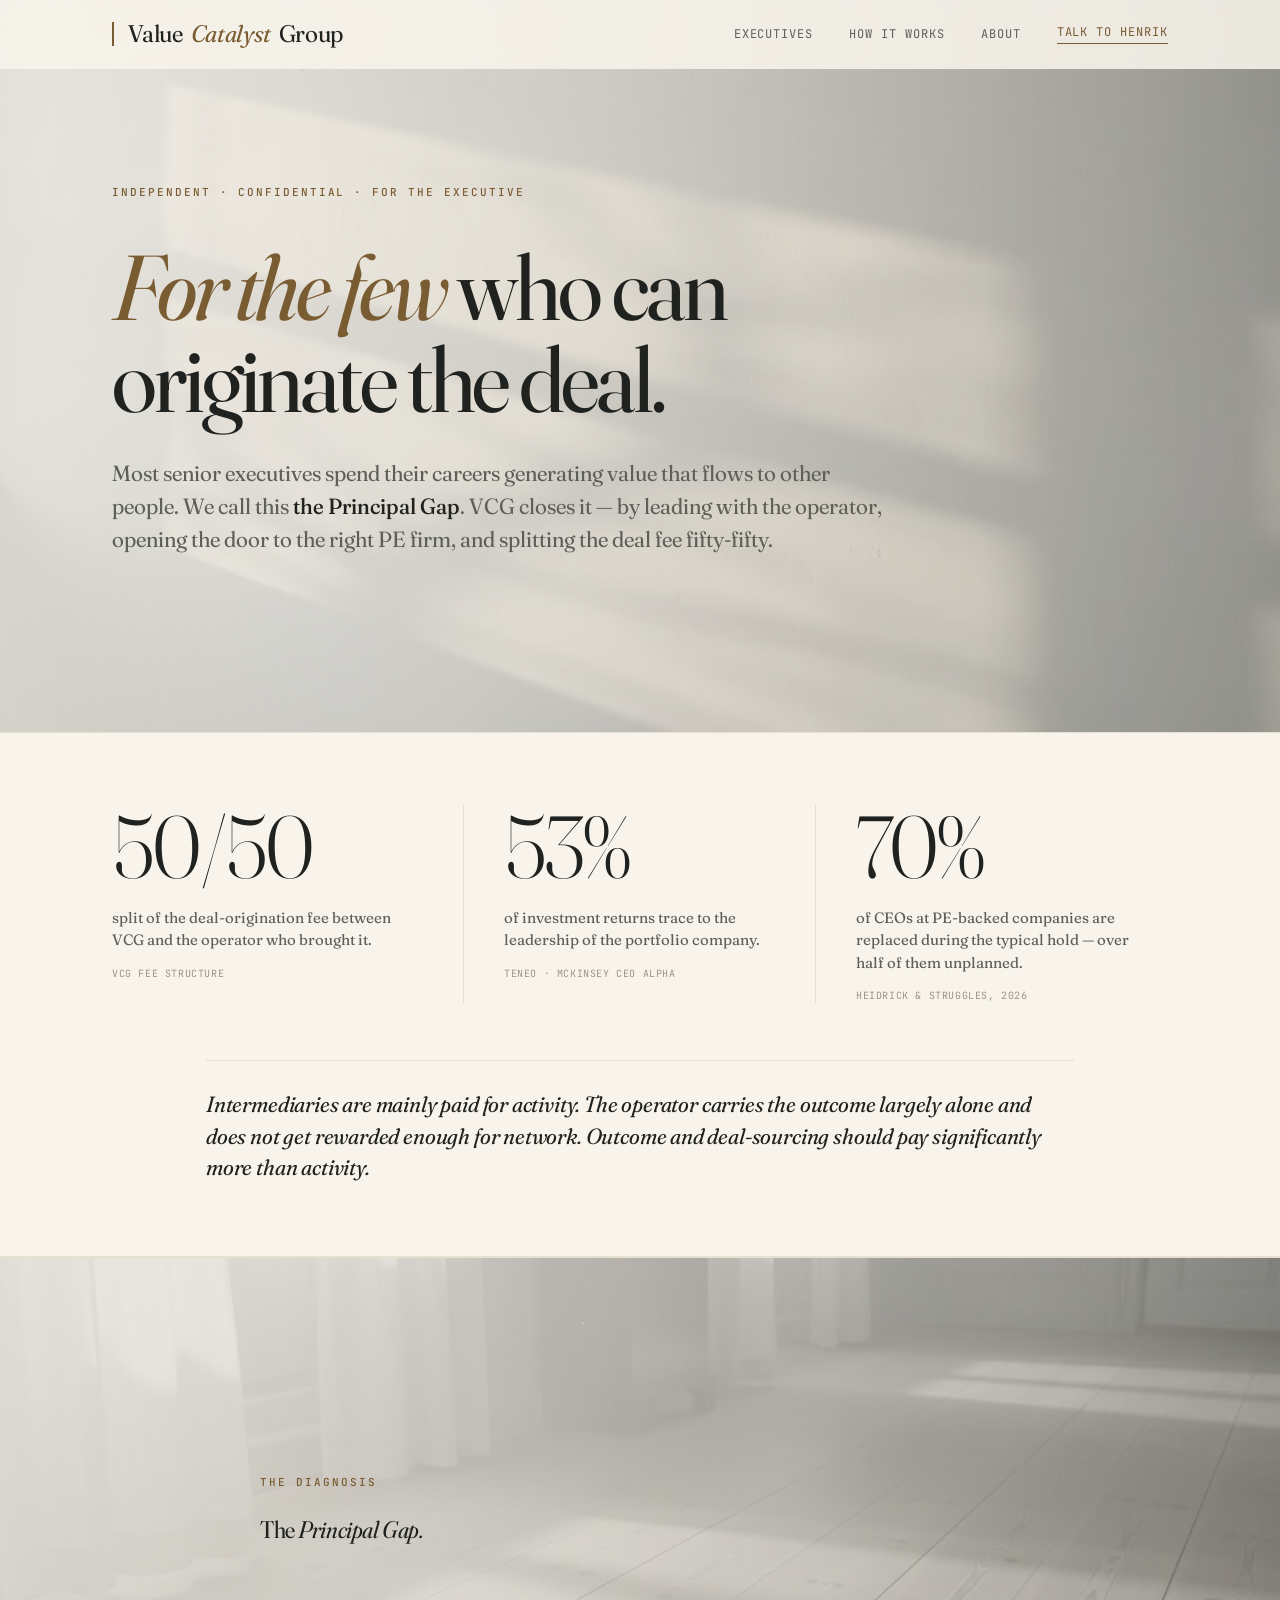
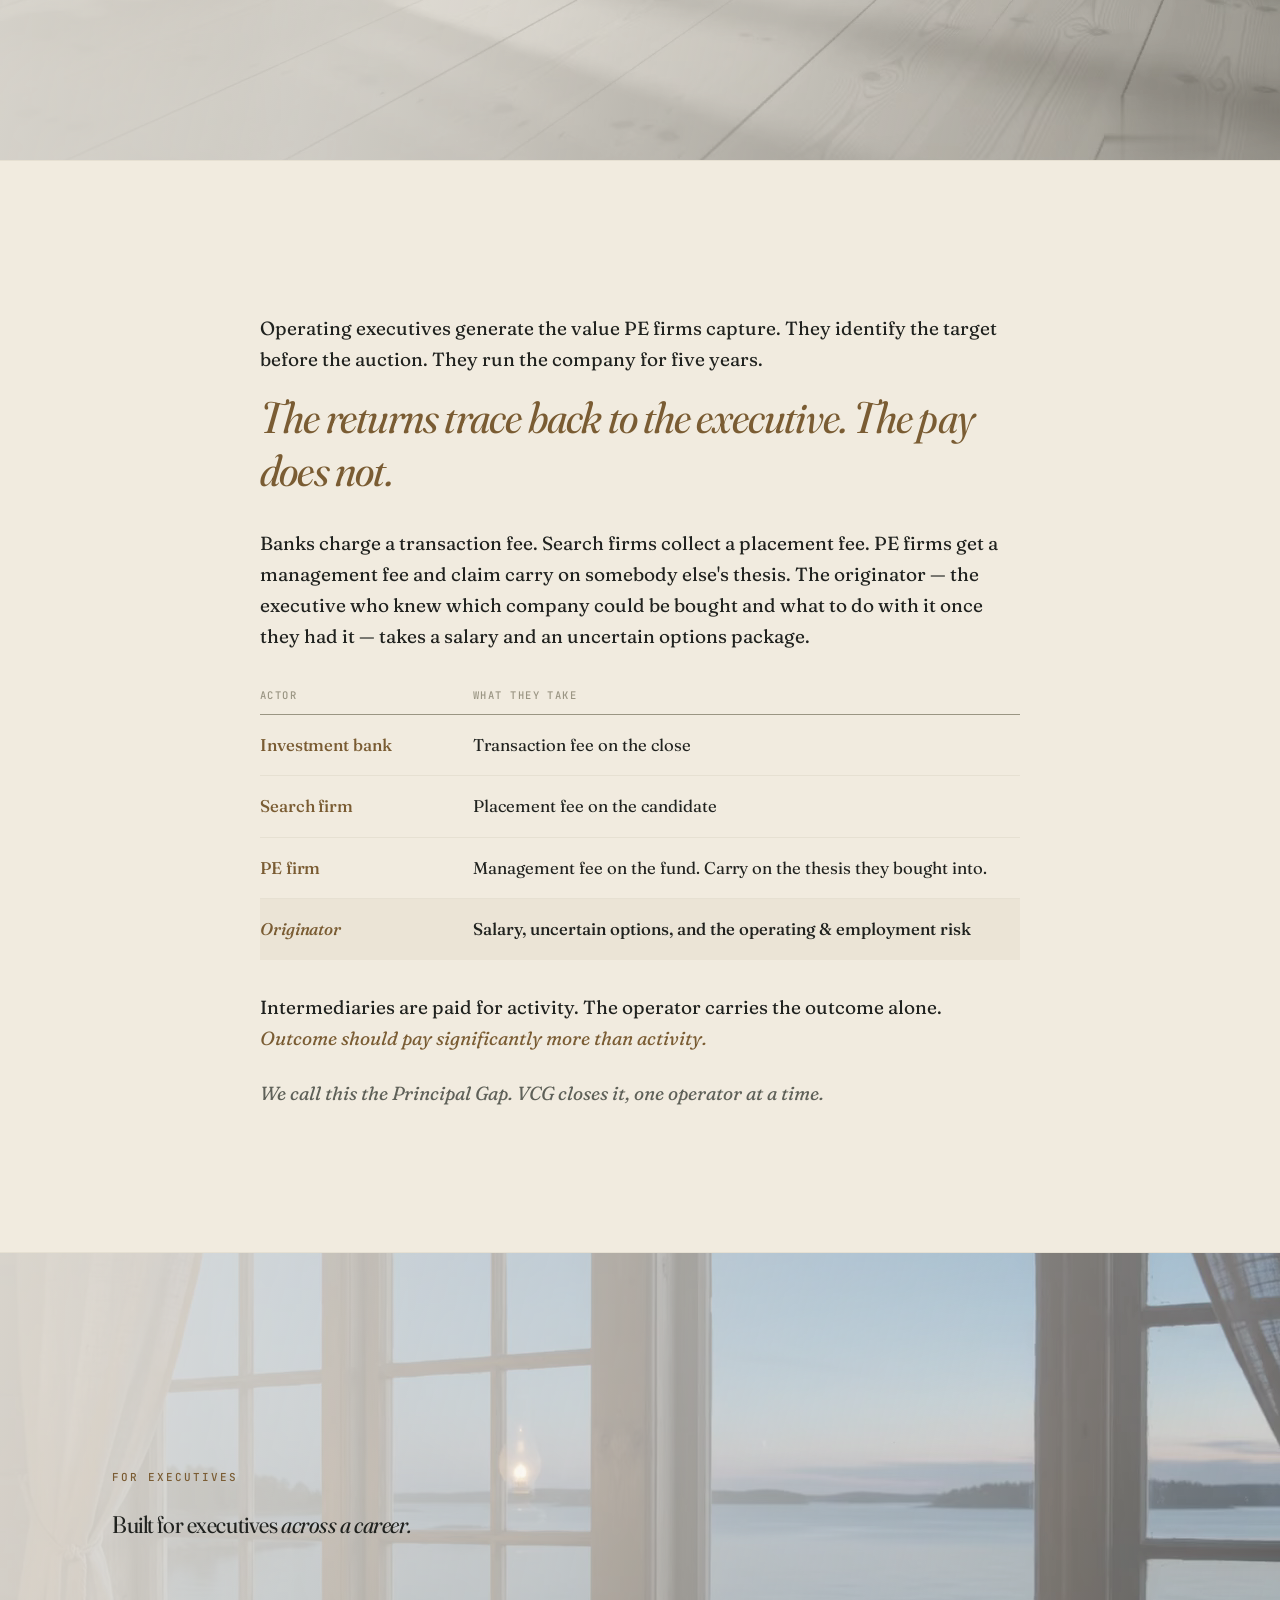
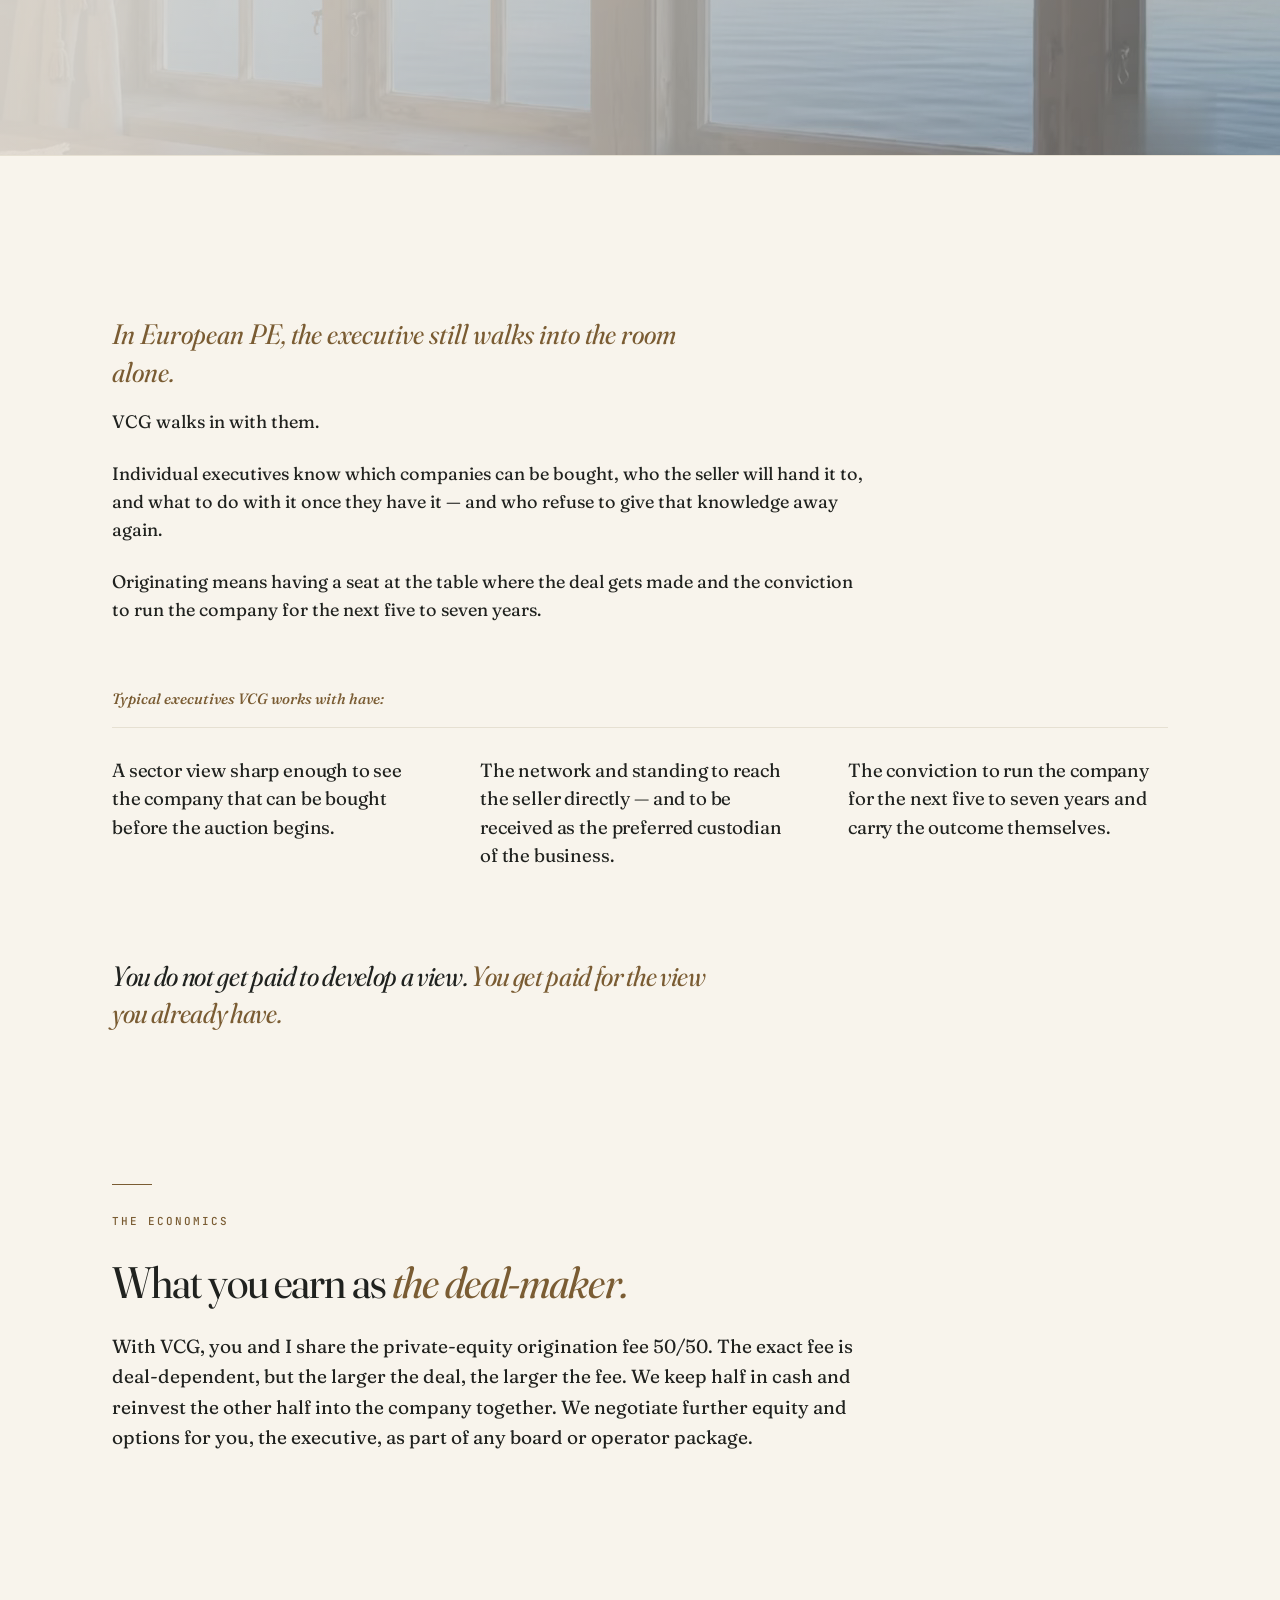
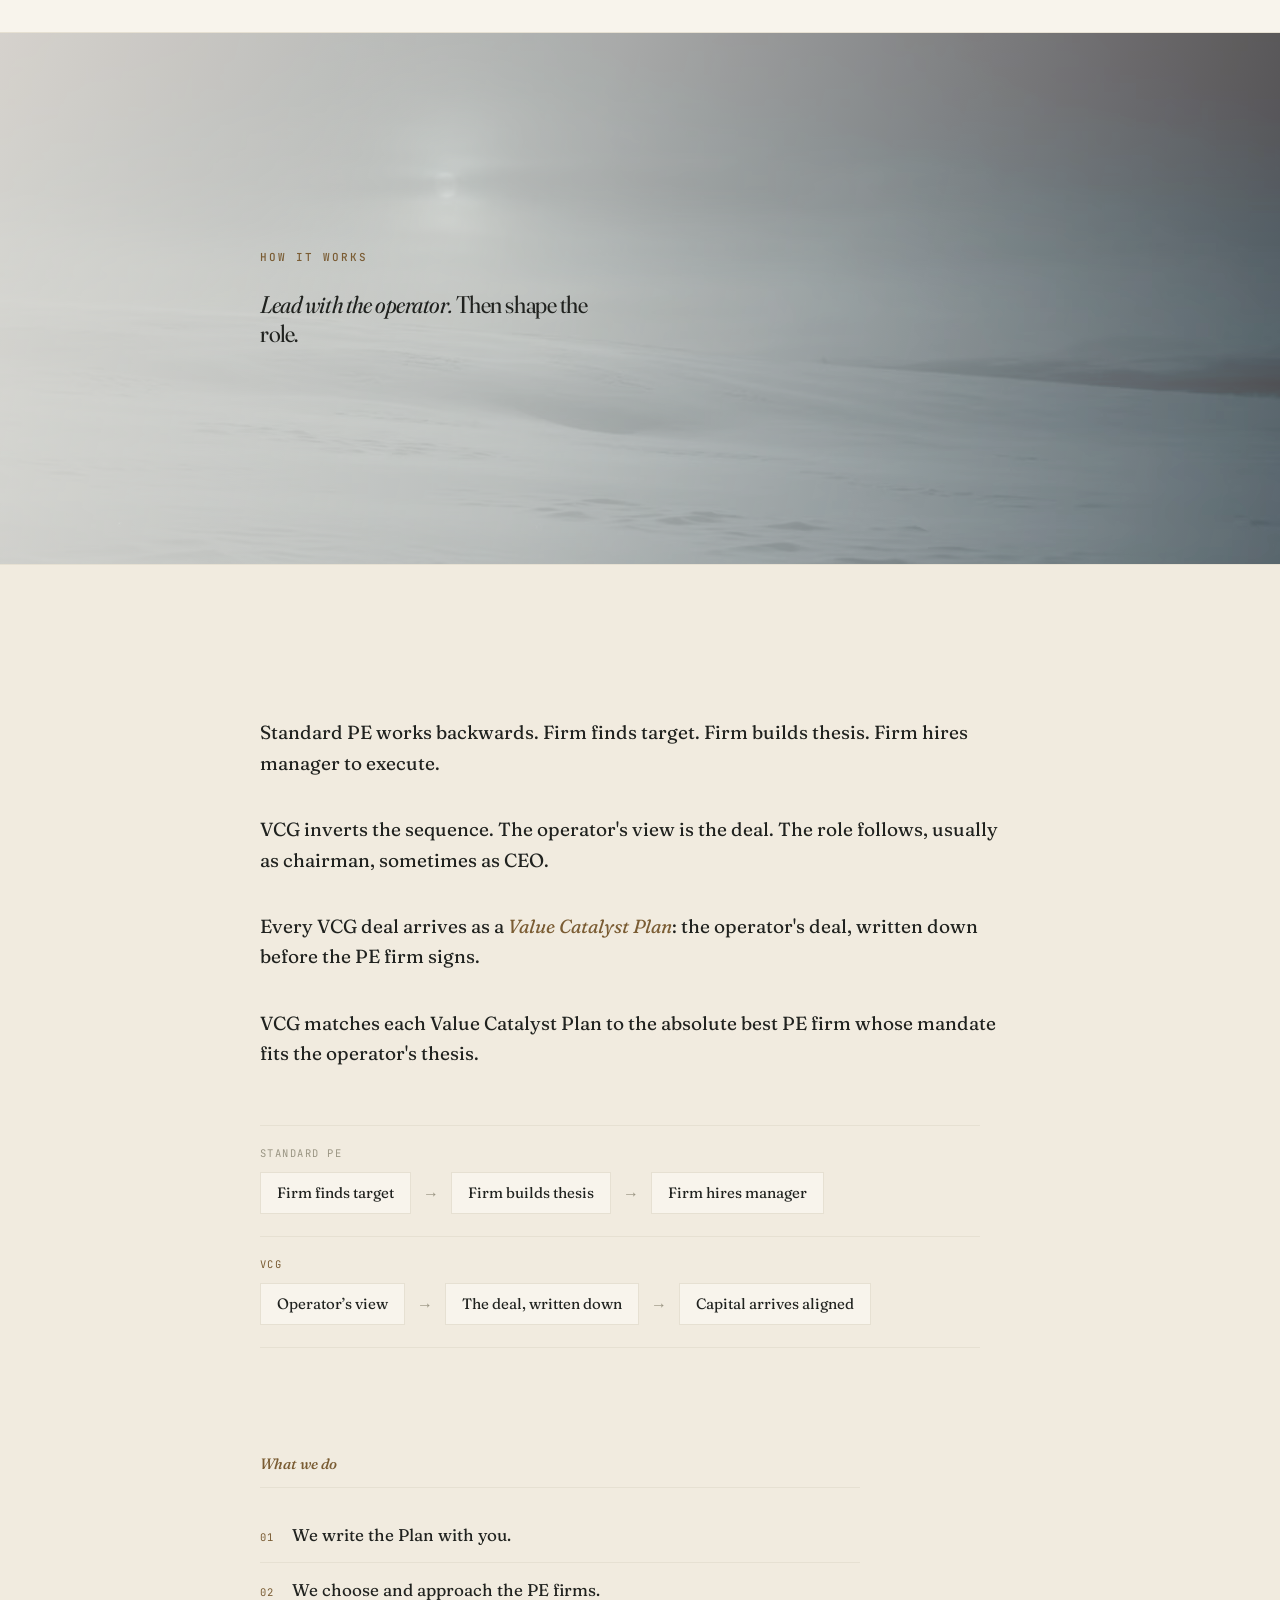
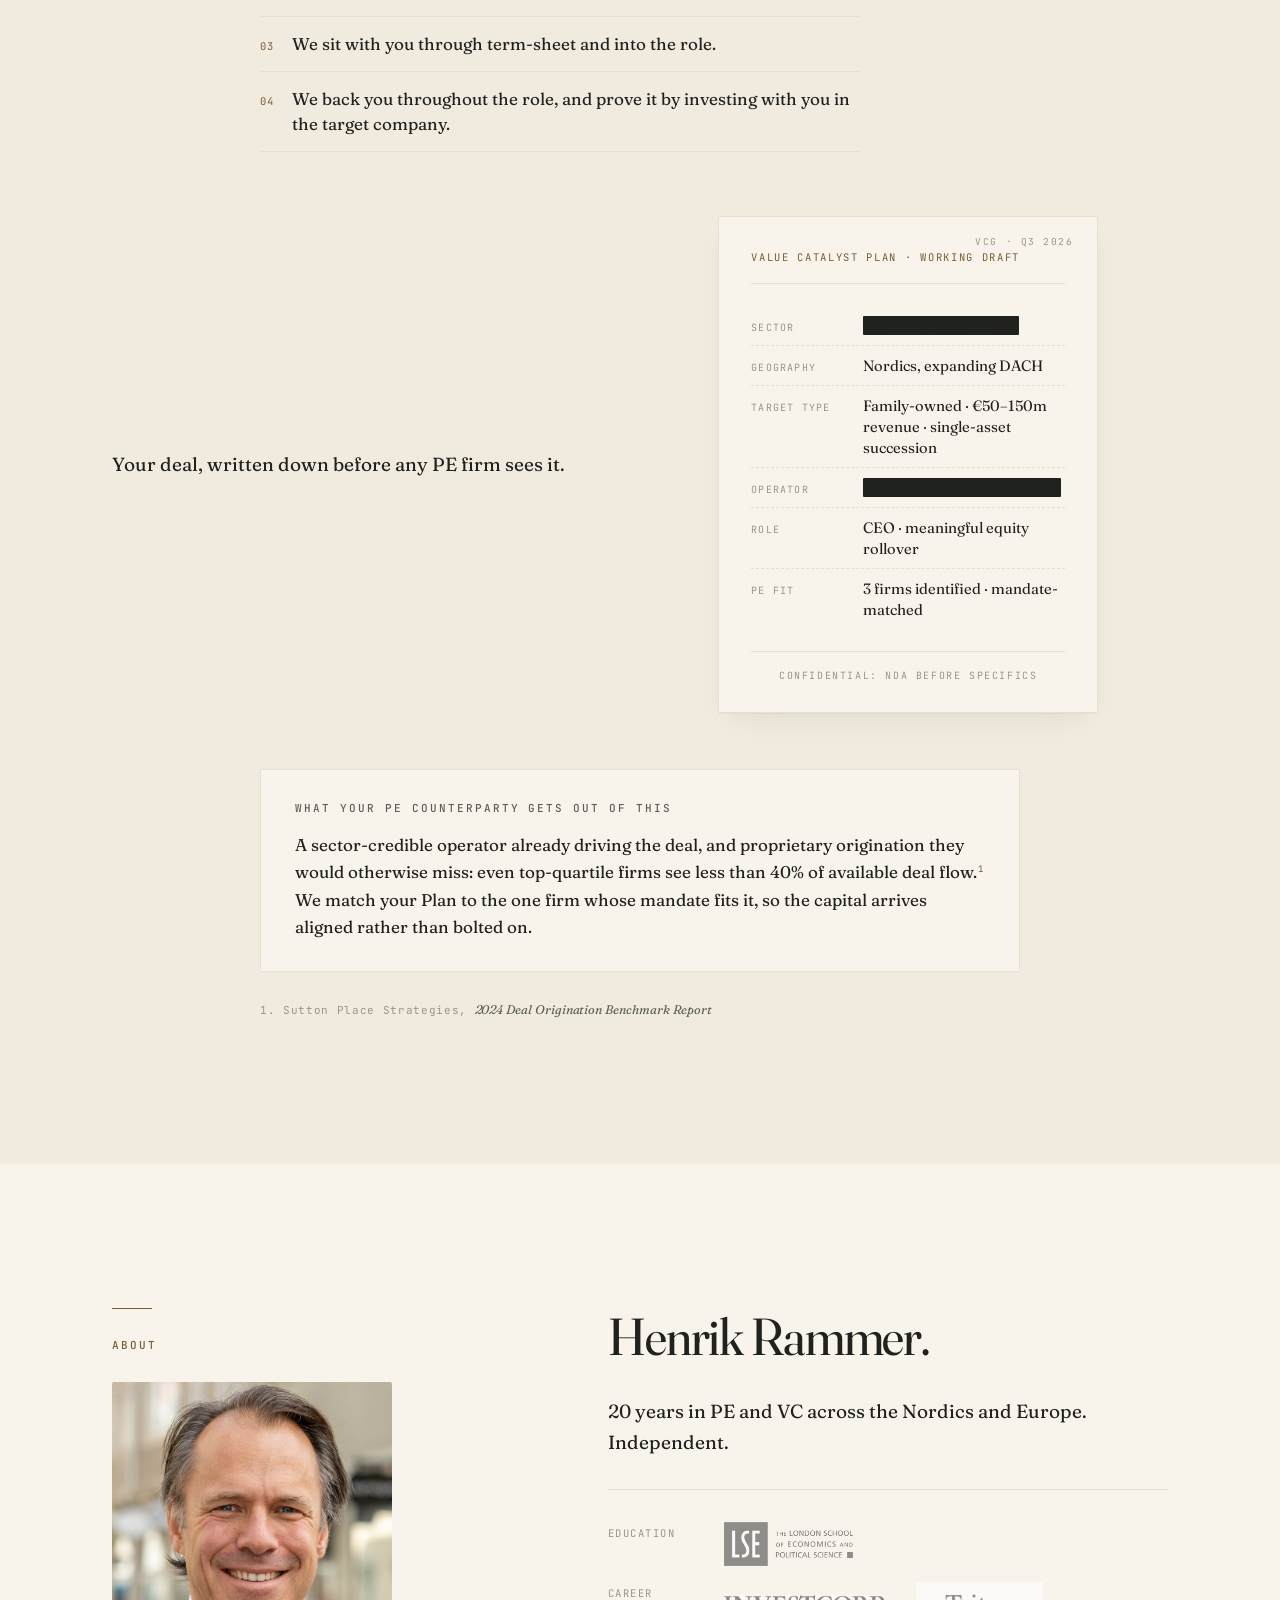
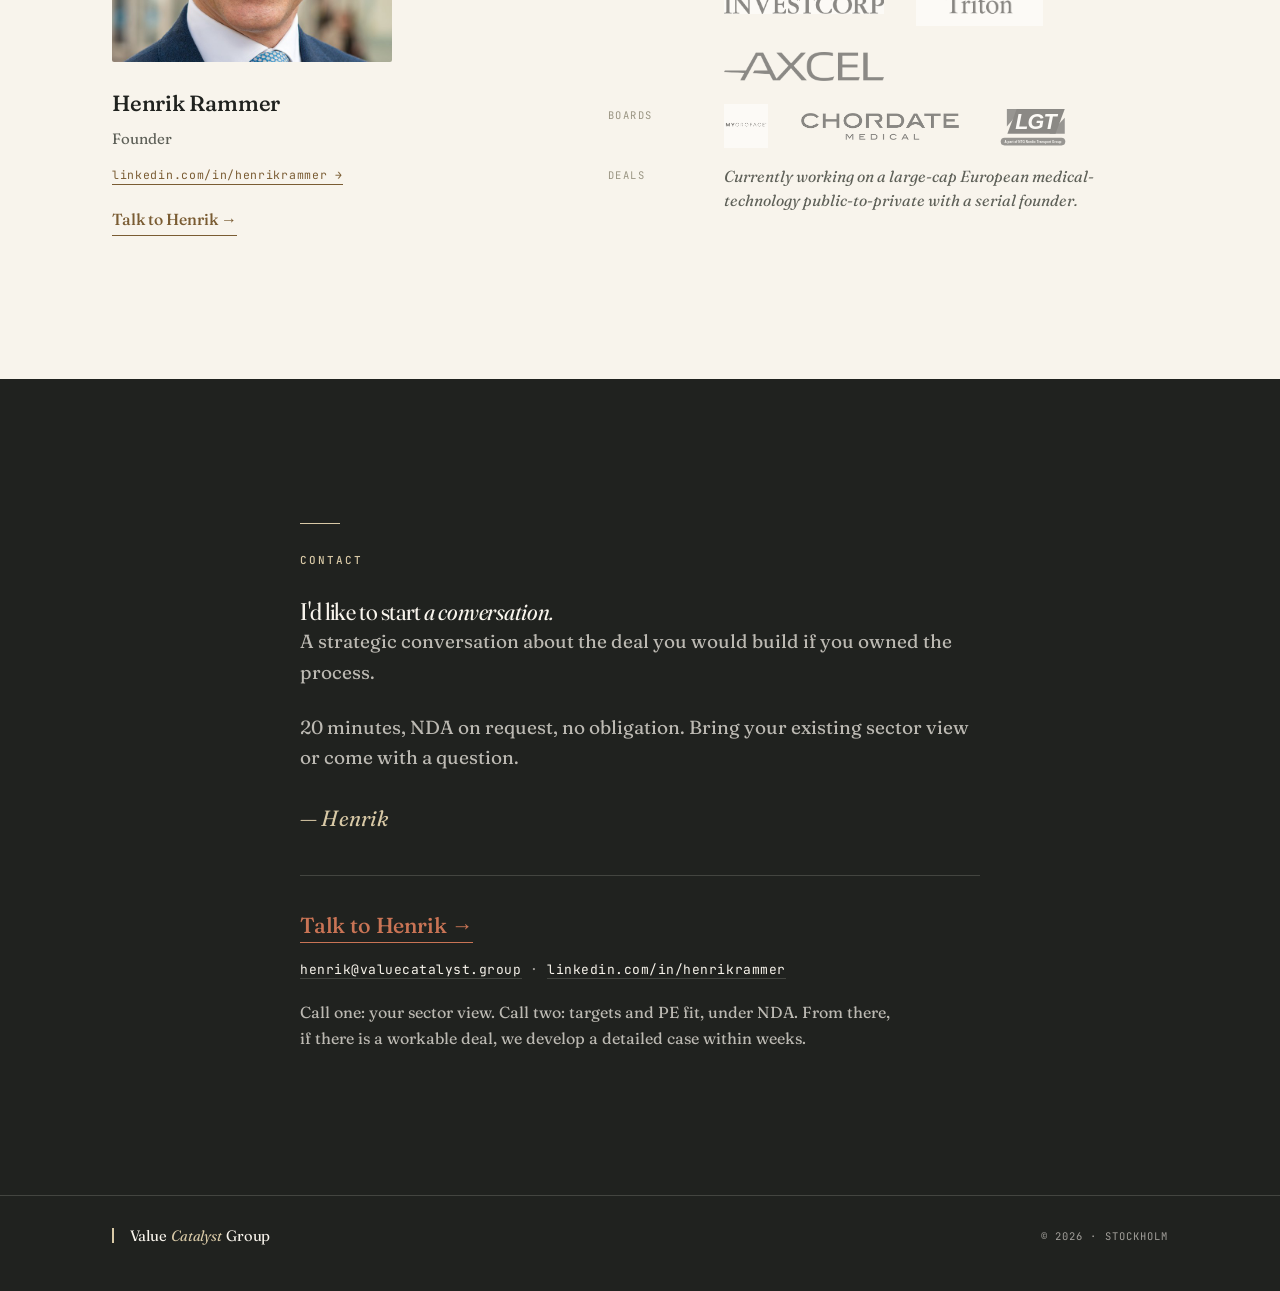
<file: preview/films-morning/index.html>
<!DOCTYPE html>
<html lang="en" data-nl="morning">
<head>
  <meta charset="UTF-8">
  <meta name="viewport" content="width=device-width, initial-scale=1.0">
  <title>VCG &mdash; Light films &middot; Morning</title>
  <meta name="description" content="Most senior executives spend their careers generating value that flows to other people. We call this the Principal Gap. VCG closes it: we lead with the operator, open the door to the right PE firm, and split the deal fee fifty-fifty.">
  <meta name="robots" content="noindex, nofollow">
  <link rel="icon" type="image/svg+xml" href="/favicon.svg">
  <meta property="og:title" content="Value Catalyst Group — For the few who can originate the deal">
  <meta property="og:description" content="Most senior executives spend their careers generating value that flows to other people. We call this the Principal Gap. VCG closes it: we lead with the operator, open the door to the right PE firm, and split the deal fee fifty-fifty.">
  <meta property="og:image" content="https://valuecatalyst.group/og-image.png">
  <meta property="og:image:width" content="1200">
  <meta property="og:image:height" content="630">
  <meta property="og:type" content="website">
  <meta property="og:url" content="https://valuecatalyst.group/">
  <link rel="apple-touch-icon" href="/favicon.svg">
  <link rel="preconnect" href="https://fonts.googleapis.com">
  <link rel="preconnect" href="https://fonts.gstatic.com" crossorigin>
  <link href="https://fonts.googleapis.com/css2?family=Fraunces:opsz,wght@9..144,300;9..144,400;9..144,500;9..144,600;9..144,700&family=JetBrains+Mono:wght@400;500&display=swap" rel="stylesheet">
  <style>
    *, *::before, *::after { box-sizing: border-box; margin: 0; padding: 0; }
    html { scroll-behavior: smooth; }
    body {
      font-family: 'Fraunces', Georgia, serif;
      font-variation-settings: "opsz" 14, "SOFT" 50;
      color: var(--ink);
      background: var(--paper);
      -webkit-font-smoothing: antialiased;
      -moz-osx-font-smoothing: grayscale;
      font-feature-settings: "ss01", "ss02", "lnum";
    }
    a { text-decoration: none; color: inherit; }
    img, svg { max-width: 100%; display: block; }

    :root {
      --paper: #F5F1EA;
      --paper-soft: #EFEAE1;
      --ink: #1A1612;
      --ink-soft: #5A534A;
      --ink-faint: #8A8278;
      --rule: #D9D2C3;
      --accent: #1E4A3A;
      --accent-deep: #143428;
      --accent-faint: #E8E3D3;
      --cta: #C97455;          /* Claude orange — reserved for primary CTA */
      --cta-deep: #A85C40;
      --max: 1120px;
      --max-narrow: 760px;
      --ease: cubic-bezier(0.16, 1, 0.3, 1);
    }

    ::selection { background: var(--accent); color: var(--paper); }

    .container { max-width: var(--max); margin: 0 auto; padding: 0 32px; }
    .narrow { max-width: var(--max-narrow); margin: 0 auto; padding: 0 32px; }

    .eyebrow {
      font-family: 'JetBrains Mono', ui-monospace, monospace;
      font-size: 11px;
      font-weight: 500;
      letter-spacing: 0.18em;
      text-transform: uppercase;
      color: var(--accent);
    }
    .eyebrow--ink { color: var(--ink-soft); }

    .rule {
      width: 40px;
      height: 1px;
      background: var(--accent);
      margin: 0 0 28px;
    }

    /* Typography base */
    h1, h2, h3, h4 {
      font-family: 'Fraunces', Georgia, serif;
      font-weight: 400;
      letter-spacing: -0.018em;
      color: var(--ink);
      font-variation-settings: "opsz" 144, "SOFT" 30;
    }
    p { font-size: 18px; line-height: 1.55; color: var(--ink); }

    /* ── Nav ── */
    .nav {
      position: fixed; top: 0; left: 0; right: 0; z-index: 50;
      background: var(--nl-nav);
      backdrop-filter: saturate(140%) blur(10px);
      -webkit-backdrop-filter: saturate(140%) blur(10px);
      border-bottom: 1px solid transparent;
      transition: border-color 240ms var(--ease), background 240ms var(--ease);
    }
    .nav.scrolled { border-bottom-color: var(--rule); }
    .nav__inner {
      max-width: var(--max); margin: 0 auto; padding: 0 32px;
      height: 68px; display: flex; align-items: center; justify-content: space-between;
    }
    /* ── VCG mark ──────────────────────────────────── */
    .vcg-mark {
      display: inline-flex; align-items: stretch; gap: 16px;
      font-family: 'Fraunces', Georgia, serif;
      color: var(--ink); text-decoration: none;
    }
    .vcg-mark__rule {
      width: 1.5px; background: var(--accent); flex-shrink: 0;
      align-self: stretch;
    }
    .vcg-mark__body {
      display: flex; flex-direction: column; justify-content: center;
    }
    .vcg-mark__word {
      font-size: 22px; line-height: 1; font-weight: 400;
      letter-spacing: -0.015em; word-spacing: 0.14em; white-space: nowrap;
      font-variation-settings: "opsz" 72, "SOFT" 20;
      color: var(--ink);
    }
    .vcg-mark__word em {
      font-style: italic; color: var(--accent); font-weight: 400;
      font-variation-settings: "opsz" 72, "SOFT" 30;
    }
    /* Nav: smaller */
    .vcg-mark--nav .vcg-mark__word { font-size: 24px; }
    .vcg-mark--nav { gap: 14px; }

    /* Hero / large display */
    .vcg-mark--hero .vcg-mark__word { font-size: 40px; }

    /* Reversed on forest — card backs, signage */
    .vcg-mark--reversed { color: var(--paper); }
    .vcg-mark--reversed .vcg-mark__word { color: var(--paper); }
    .vcg-mark--reversed .vcg-mark__word em { color: var(--nl-panel-accent); }
    .vcg-mark--reversed .vcg-mark__rule { background: var(--nl-panel-accent); }
    .nav__links { display: flex; gap: 36px; align-items: center; }
    .nav__link {
      font-family: 'JetBrains Mono', ui-monospace, monospace;
      font-size: 12px; letter-spacing: 0.08em; text-transform: uppercase;
      color: var(--ink-soft);
      transition: color 180ms var(--ease);
    }
    .nav__link:hover { color: var(--accent); }
    .nav__cta {
      font-family: 'JetBrains Mono', ui-monospace, monospace;
      font-size: 12px; letter-spacing: 0.08em; text-transform: uppercase;
      color: var(--cta); padding-bottom: 3px;
      border-bottom: 1px solid var(--cta);
      transition: color 180ms var(--ease), border-color 180ms var(--ease);
    }
    .nav__cta:hover { color: var(--cta-deep); border-color: var(--cta-deep); }

    .nav__toggle { display: none; background: none; border: none; cursor: pointer; padding: 8px; }
    .nav__toggle span { display: block; width: 22px; height: 1.5px; background: var(--ink); margin: 5px 0; transition: transform 200ms var(--ease); }

    /* ── Hero ── */
    .hero {
      padding: 184px 0 120px;
      position: relative;
    }
    .hero__eyebrow { margin-bottom: 40px; }
    .hero h1 {
      font-size: clamp(48px, 7.2vw, 92px);
      line-height: 1.0;
      letter-spacing: -0.034em;
      font-weight: 400;
      font-variation-settings: "opsz" 144, "SOFT" 10;
      max-width: 16ch;
      margin-bottom: 32px;
      color: var(--ink);
    }
    .hero h1 em {
      font-style: italic;
      font-weight: 400;
      color: var(--accent);
    }
    .hero__sub {
      font-size: 22px;
      line-height: 1.5;
      color: var(--ink-soft);
      max-width: 56ch;
      margin-bottom: 56px;
      font-weight: 400;
      font-variation-settings: "opsz" 72, "SOFT" 30;
    }
    .hero__sub strong {
      color: var(--ink);
      font-weight: 500;
    }
    .hero__entry {
      display: flex; flex-wrap: wrap; gap: 56px; align-items: baseline;
      padding-top: 28px;
      border-top: 1px solid var(--rule);
      max-width: 560px;
    }
    .entry {
      display: flex; flex-direction: column; gap: 6px;
    }
    .entry__label {
      font-family: 'JetBrains Mono', ui-monospace, monospace;
      font-size: 10.5px; letter-spacing: 0.14em; text-transform: uppercase;
      color: var(--ink-faint);
    }
    .entry__link {
      font-family: 'Fraunces', Georgia, serif;
      font-size: 18px; font-weight: 500;
      color: var(--ink);
      border-bottom: 1px solid var(--ink);
      padding-bottom: 2px;
      transition: color 180ms var(--ease), border-color 180ms var(--ease);
      font-variation-settings: "opsz" 36;
    }
    .entry__link:hover { color: var(--accent); border-color: var(--accent); }
    .entry__link .arr { display: inline-block; transition: transform 240ms var(--ease); margin-left: 4px; }
    .entry__link:hover .arr { transform: translateX(4px); }

    /* ── Three figures (stats) ── */
    .figures {
      border-top: 1px solid var(--rule);
      border-bottom: 1px solid var(--rule);
      padding: 72px 0;
    }
    .figures__grid {
      display: grid;
      grid-template-columns: repeat(3, 1fr);
      gap: 0;
    }
    .figure {
      padding: 0 40px;
      border-right: 1px solid var(--rule);
      position: relative;
    }
    .figure:first-child { padding-left: 0; }
    .figure:last-child { border-right: none; padding-right: 0; }
    .figure__number {
      font-family: 'Fraunces', Georgia, serif;
      font-size: clamp(54px, 7vw, 88px);
      font-weight: 300;
      line-height: 0.95;
      letter-spacing: -0.035em;
      color: var(--ink);
      font-variation-settings: "opsz" 144, "SOFT" 0;
      margin-bottom: 18px;
      font-feature-settings: "lnum", "ss01";
    }
    .figure__number em {
      font-style: italic;
      font-weight: 300;
      color: var(--accent);
    }
    .figure__desc {
      font-size: 15px;
      line-height: 1.5;
      color: var(--ink-soft);
      max-width: 28ch;
    }
    .figure__src {
      font-family: 'JetBrains Mono', ui-monospace, monospace;
      font-size: 10px;
      letter-spacing: 0.06em;
      color: var(--ink-faint);
      margin-top: 14px;
      text-transform: uppercase;
    }
    .figure__src a { color: var(--ink-faint); border-bottom: 1px solid transparent; transition: color 180ms var(--ease), border-color 180ms var(--ease); }
    .figure__src a:hover { color: var(--accent); border-bottom-color: var(--accent); }
    .figures__caption {
      margin-top: 56px;
      padding-top: 28px;
      border-top: 1px solid var(--rule);
      font-family: 'Fraunces', Georgia, serif;
      font-size: clamp(18px, 1.8vw, 22px);
      font-style: italic;
      font-weight: 400;
      line-height: 1.45;
      letter-spacing: -0.008em;
      color: var(--ink);
      text-align: left;
      max-width: 62ch;
      margin-left: auto;
      margin-right: auto;
      font-variation-settings: "opsz" 72, "SOFT" 30;
    }

    /* ── Section ── */
    .section { padding: 144px 0; position: relative; }
    .section--paper-soft { background: var(--paper-soft); }
    .section--ink { background: var(--ink); }
    .section--ink p, .section--ink h2, .section--ink h3 { color: var(--paper); }
    .section--ink p { color: var(--nl-panel-soft); }

    .section__lede {
      max-width: 70ch;
      margin-bottom: 56px;
    }
    .section h2.section__title {
      font-size: clamp(32px, 4.4vw, 52px);
      line-height: 1.08;
      letter-spacing: -0.022em;
      font-weight: 400;
      max-width: 22ch;
      margin-bottom: 32px;
      font-variation-settings: "opsz" 144, "SOFT" 20;
    }
    .section h2.section__title em { font-style: italic; color: var(--accent); font-weight: 400; }
    .section--ink h2.section__title em { color: var(--nl-panel-accent); }

    /* ── Proof band: relocated 53% with full citation ── */
    .proof-band {
      padding: 96px 0;
      background: var(--paper);
      border-bottom: 1px solid var(--rule);
      text-align: left;
    }
    .proof-band__number {
      font-family: 'Fraunces', Georgia, serif;
      font-size: clamp(96px, 14vw, 184px);
      font-weight: 300;
      line-height: 0.9;
      letter-spacing: -0.04em;
      color: var(--ink);
      font-variation-settings: "opsz" 144, "SOFT" 0;
      margin-bottom: 32px;
      font-feature-settings: "lnum", "ss01";
    }
    .proof-band__number em {
      font-style: italic;
      font-weight: 300;
      color: var(--accent);
    }
    .proof-band__claim {
      font-family: 'Fraunces', Georgia, serif;
      font-size: clamp(24px, 3.2vw, 38px);
      font-weight: 400;
      line-height: 1.25;
      letter-spacing: -0.018em;
      color: var(--ink);
      max-width: 28ch;
      margin-bottom: 28px;
      font-variation-settings: "opsz" 144, "SOFT" 30;
    }
    .proof-band__claim--editorial {
      font-size: clamp(28px, 3.8vw, 46px);
      max-width: 38ch;
      margin-bottom: 0;
      line-height: 1.22;
    }
    .proof-band__claim--editorial em {
      font-style: italic;
      color: var(--accent);
    }
    .proof-band__source {
      font-family: 'JetBrains Mono', ui-monospace, monospace;
      font-size: 11px;
      letter-spacing: 0.1em;
      text-transform: uppercase;
      color: var(--ink-faint);
      line-height: 1.7;
    }
    .proof-band__source em {
      font-family: 'Fraunces', Georgia, serif;
      font-style: italic;
      text-transform: none;
      letter-spacing: -0.005em;
      font-size: 13px;
      color: var(--ink-soft);
    }
    .proof-band__source a {
      color: var(--ink-faint);
      border-bottom: 1px solid transparent;
      transition: color 180ms var(--ease), border-color 180ms var(--ease);
    }
    .proof-band__source a:hover {
      color: var(--accent);
      border-bottom-color: var(--accent);
    }

    /* ── Audience sections ── */
    .audience {
      display: grid;
      grid-template-columns: 1fr 1.15fr;
      gap: 96px;
      align-items: start;
    }
    .audience__head .section__title { margin-bottom: 24px; }
    .audience__head p.audience__pitch {
      font-size: 19px;
      line-height: 1.6;
      color: var(--ink-soft);
      max-width: 38ch;
    }
    .audience__body p {
      font-size: 18px;
      line-height: 1.62;
      color: var(--ink);
      margin-bottom: 26px;
    }
    .audience__body p.audience__note {
      color: var(--ink-soft);
    }
    .audience__list {
      list-style: none;
      margin: 28px 0 32px;
      padding-top: 20px;
      border-top: 1px solid var(--rule);
    }
    .audience__list li {
      font-size: 17px;
      line-height: 1.5;
      color: var(--ink);
      padding: 14px 0;
      border-bottom: 1px solid var(--rule);
      display: grid;
      grid-template-columns: 32px 1fr;
      align-items: baseline;
    }
    .audience__list li::before {
      content: counter(li, decimal-leading-zero);
      font-family: 'JetBrains Mono', ui-monospace, monospace;
      font-size: 10.5px;
      letter-spacing: 0.1em;
      color: var(--accent);
      counter-increment: li;
    }
    .audience__list { counter-reset: li; }

    .audience__subhead {
      font-family: 'Fraunces', Georgia, serif;
      font-size: 15px;
      font-weight: 500;
      font-style: italic;
      color: var(--accent);
      margin: 20px 0 10px;
      font-variation-settings: "opsz" 36;
    }

    .terms {
      margin-top: 40px;
      padding: 28px 32px;
      background: var(--accent-faint);
      border-left: 2px solid var(--accent);
    }
    .terms__label {
      font-family: 'JetBrains Mono', ui-monospace, monospace;
      font-size: 10.5px;
      letter-spacing: 0.14em;
      text-transform: uppercase;
      color: var(--accent);
      margin-bottom: 10px;
    }
    .terms p {
      font-size: 15.5px;
      line-height: 1.6;
      color: var(--ink);
      margin: 0;
    }

    /* ── Pull quote ── */
    .pullquote {
      margin: 40px 0;
      padding: 32px 0 32px 32px;
      border-left: 2px solid var(--accent);
      max-width: 60ch;
    }
    .pullquote p {
      font-family: 'Fraunces', Georgia, serif;
      font-size: 28px;
      line-height: 1.32;
      letter-spacing: -0.012em;
      font-style: italic;
      color: var(--ink);
      font-variation-settings: "opsz" 144, "SOFT" 30;
    }
    .pullquote p em { font-style: italic; color: var(--accent); }
    .section--paper-soft .pullquote { border-left-color: var(--accent); }

    /* ── Pillars (Access / Alignment / Execution) ── */
    .pillars {
      display: grid;
      grid-template-columns: repeat(3, 1fr);
      gap: 40px;
      margin-top: 8px;
    }
    .pillar {
      border-top: 1px solid var(--rule);
      padding-top: 24px;
    }
    .pillar__name {
      font-family: 'Fraunces', Georgia, serif;
      font-size: 22px;
      font-weight: 500;
      letter-spacing: -0.012em;
      color: var(--accent);
      margin-bottom: 14px;
      font-variation-settings: "opsz" 72, "SOFT" 20;
    }
    .pillar__text {
      font-size: 16.5px;
      line-height: 1.6;
      color: var(--ink);
    }
    .pillar__cite {
      font-family: 'JetBrains Mono', ui-monospace, monospace;
      font-size: 9px;
      vertical-align: super;
      line-height: 0;
      margin-left: 1px;
    }
    .pillar__cite a {
      color: var(--accent);
      border-bottom: none;
      transition: color 180ms var(--ease);
    }
    .pillar__cite a:hover { color: var(--ink); }
    .pillars__footnote {
      margin-top: 28px;
      font-family: 'JetBrains Mono', ui-monospace, monospace;
      font-size: 11px;
      letter-spacing: 0.06em;
      color: var(--ink-faint);
      line-height: 1.6;
    }
    .pillars__footnote em {
      font-family: 'Fraunces', Georgia, serif;
      font-style: italic;
      letter-spacing: -0.005em;
      font-size: 12.5px;
      color: var(--ink-soft);
    }
    .pillars__footnote a {
      color: var(--ink-faint);
      border-bottom: 1px solid transparent;
      transition: color 180ms var(--ease), border-color 180ms var(--ease);
    }
    .pillars__footnote a:hover {
      color: var(--accent);
      border-bottom-color: var(--accent);
    }

    /* ── About ── */
    .about__grid {
      display: grid;
      grid-template-columns: 1fr 1.4fr;
      gap: 96px;
      align-items: start;
    }
    .about__meta {
      position: sticky;
      top: 100px;
    }
    .about__meta .eyebrow { margin-bottom: 16px; }
    .about__name {
      font-family: 'Fraunces', Georgia, serif;
      font-size: 22px;
      font-weight: 500;
      letter-spacing: -0.01em;
      color: var(--ink);
      margin-bottom: 8px;
    }
    .about__role {
      font-size: 15px;
      color: var(--ink-soft);
      line-height: 1.5;
    }
    .about__linkedin {
      margin-top: 16px;
      font-family: 'JetBrains Mono', ui-monospace, monospace;
      font-size: 11.5px;
      letter-spacing: 0.06em;
    }
    .about__linkedin a {
      color: var(--accent);
      border-bottom: 1px solid var(--accent);
      padding-bottom: 2px;
      transition: opacity 180ms var(--ease);
    }
    .about__linkedin a:hover { opacity: 0.7; }
    .about__body p {
      font-size: 19px;
      line-height: 1.62;
      color: var(--ink);
      margin-bottom: 24px;
    }
    .about__body p:first-child {
      font-size: 22px;
      line-height: 1.45;
      color: var(--ink);
      margin-bottom: 32px;
      font-variation-settings: "opsz" 72, "SOFT" 30;
    }
    .about__body p:first-child em {
      font-style: italic;
      color: var(--accent);
    }

    /* ── Contact ── */
    .contact__inner {
      max-width: 68ch;
      margin: 0 auto;
      text-align: left;
    }
    .contact h2 {
      font-size: clamp(48px, 6.8vw, 88px);
      line-height: 1.0;
      letter-spacing: -0.03em;
      color: var(--paper);
      margin-bottom: 48px;
      font-weight: 400;
      font-variation-settings: "opsz" 144, "SOFT" 10;
      max-width: 18ch;
    }
    .contact h2 em { font-style: italic; color: var(--nl-panel-accent); }
    .contact__para {
      font-size: 19px;
      line-height: 1.62;
      color: var(--nl-panel-soft);
      margin-bottom: 24px;
      max-width: 64ch;
    }
    .contact__email-wrap {
      margin-top: 48px;
      padding-top: 36px;
      border-top: 1px solid var(--nl-panel-rule);
    }
    .contact__email {
      font-family: 'Fraunces', Georgia, serif;
      font-size: clamp(14px, 1.7vw, 22px);
      font-weight: 500;
      color: var(--cta);
      border-bottom: 1px solid var(--cta);
      padding-bottom: 3px;
      font-variation-settings: "opsz" 36, "SOFT" 20;
      transition: opacity 200ms var(--ease);
      letter-spacing: -0.008em;
    }
    .contact__email:hover { opacity: 0.78; }
    .contact__email-sub {
      display: block;
      margin-top: 18px;
      font-family: 'JetBrains Mono', ui-monospace, monospace;
      font-size: 13px;
      letter-spacing: 0.04em;
      color: var(--nl-panel-faint);
    }
    .contact__email-sub a { color: var(--nl-panel-ink); border-bottom: 1px solid var(--nl-panel-rule); }
    .contact__email-sub a:hover { color: var(--paper); }
    .contact__meta {
      font-family: 'JetBrains Mono', ui-monospace, monospace;
      font-size: 11px;
      letter-spacing: 0.14em;
      text-transform: uppercase;
      color: var(--nl-panel-faint);
      margin-top: 18px;
    }

    /* ── Footer ── */
    .footer {
      background: var(--ink);
      padding: 32px 0 48px;
      border-top: 1px solid var(--nl-panel-rule);
    }
    .footer__inner {
      max-width: var(--max);
      margin: 0 auto;
      padding: 0 32px;
      display: flex;
      justify-content: space-between;
      align-items: center;
      gap: 24px;
      flex-wrap: wrap;
    }
    .footer__brand {
      display: flex; align-items: center; gap: 10px;
    }
    .footer__brand svg { width: 22px; }
    .footer__brand span {
      font-family: 'Fraunces', Georgia, serif;
      font-size: 15px;
      color: var(--paper);
      font-variation-settings: "opsz" 36;
    }
    .footer__copy {
      font-family: 'JetBrains Mono', ui-monospace, monospace;
      font-size: 10.5px;
      letter-spacing: 0.1em;
      text-transform: uppercase;
      color: var(--nl-panel-faint);
    }

    /* ── Credibility logo strip ── */
    .credibility {
      padding: 56px 0;
      border-top: 1px solid var(--rule);
      border-bottom: 1px solid var(--rule);
      background: var(--paper);
    }
    .credibility__head {
      display: flex; align-items: baseline; justify-content: space-between;
      gap: 24px; margin-bottom: 28px; flex-wrap: wrap;
    }
    .credibility__note {
      font-family: 'Fraunces', Georgia, serif;
      font-size: 15px; font-style: italic; color: var(--ink-soft);
      max-width: 36ch;
    }
    .credibility__logos {
      display: flex; flex-wrap: wrap; gap: 20px; align-items: center;
    }
    .credibility__logo {
      display: inline-flex; align-items: center;
    }
    .credibility__logo img {
      width: auto;
      opacity: 0.45;
      transition: opacity 240ms var(--ease);
    }
    .credibility__logo:hover img { opacity: 0.85; }
    /* Per-logo height tuning so the actual letterforms read at a similar x-height (~22-26px) across the row */
    .credibility__logo--lse img        { max-height: 40px; }
    .credibility__logo--investcorp     { min-width: 160px; justify-content: center; }
    .credibility__logo--investcorp img { max-height: 18px; }
    .credibility__logo--triton img     { max-height: 44px; mix-blend-mode: multiply; }
    .credibility__logo--axcel img      { max-height: 26px; mix-blend-mode: multiply; }
    .credibility__logo--chordate img   { max-height: 30px; }
    /* Myoroface source is 1:1 with deep whitespace padding — crop the canvas to lift the wordmark to row height */
    .credibility__logo--myoroface {
      height: 28px; width: 144px; overflow: hidden;
      justify-content: center;
    }
    .credibility__logo--myoroface img { height: 144px; max-height: none; mix-blend-mode: multiply; }
    .credibility__logo--text {
      font-family: 'Fraunces', Georgia, serif;
      font-size: 18px; font-weight: 500; letter-spacing: -0.005em;
      color: var(--ink-soft); font-variation-settings: "opsz" 36;
    }

    /* ── Alignment diagram (who's on your side) ── */
    .alignments { padding: 144px 0; background: var(--paper-soft); }
    .alignments__head { max-width: var(--max-narrow); margin: 0 auto 48px; padding: 0 32px; }
    .alignments__title {
      font-family: 'Fraunces', Georgia, serif;
      font-size: clamp(28px, 3.4vw, 44px);
      line-height: 1.12;
      letter-spacing: -0.02em;
      font-weight: 400;
      max-width: 26ch;
      margin-top: 18px;
      font-variation-settings: "opsz" 144, "SOFT" 20;
    }
    .alignments__title em { font-style: italic; color: var(--accent); }
    .alignments__grid {
      max-width: var(--max); margin: 0 auto; padding: 0 32px;
    }
    .align-row {
      display: grid;
      grid-template-columns: 220px 1fr 220px;
      gap: 32px;
      padding: 22px 0;
      border-bottom: 1px solid var(--rule);
      align-items: center;
    }
    .align-row:first-child {
      border-top: 1px solid var(--rule);
    }
    .align-row--head {
      padding: 12px 0;
      border-bottom-color: var(--ink-faint);
    }
    .align-head {
      font-family: 'JetBrains Mono', ui-monospace, monospace;
      font-size: 10.5px; letter-spacing: 0.16em; text-transform: uppercase;
      color: var(--ink-faint);
    }
    .align-head--right { justify-self: end; }
    .align-actor {
      font-family: 'Fraunces', Georgia, serif;
      font-size: 19px; font-weight: 500;
      color: var(--ink); letter-spacing: -0.01em;
      font-variation-settings: "opsz" 36;
    }
    .align-motive {
      font-size: 16.5px; line-height: 1.5;
      color: var(--ink-soft); font-style: italic;
    }
    .align-side {
      font-family: 'JetBrains Mono', ui-monospace, monospace;
      font-size: 12px; letter-spacing: 0.1em; text-transform: uppercase;
      color: var(--ink-faint); justify-self: end; text-align: right;
    }
    .align-side .arr { display: inline-block; margin-right: 6px; }
    .align-row--vcg {
      background: linear-gradient(90deg, transparent, rgba(30,74,58,0.08));
      border-bottom-color: var(--accent);
    }
    .align-row--vcg .align-actor { color: var(--accent); }
    .align-row--vcg .align-side {
      color: var(--accent); font-weight: 500; font-size: 13px;
    }

    /* ── Who-this-is-for block (3 required things) ── */
    .who-this {
      border-top: 1px solid var(--rule);
      margin-top: 0;
    }
    .who-this__row {
      display: grid;
      grid-template-columns: 160px 1fr;
      gap: 24px;
      padding: 18px 0;
      border-bottom: 1px solid var(--rule);
      align-items: baseline;
    }
    .who-this__name {
      font-family: 'Fraunces', Georgia, serif;
      font-size: 19px;
      font-weight: 500;
      color: var(--accent);
      letter-spacing: -0.01em;
      font-variation-settings: "opsz" 36, "SOFT" 20;
    }
    .who-this__desc {
      font-size: 16.5px;
      line-height: 1.5;
      color: var(--ink);
    }

    /* 3-column variant for full-width row of "things they have" */
    .who-this--cols {
      display: grid;
      grid-template-columns: repeat(3, 1fr);
      gap: 48px;
      border-top: 1px solid var(--rule);
      padding-top: 28px;
    }
    .who-this__col {
      display: flex;
      flex-direction: column;
    }
    .who-this__col-text {
      font-family: 'Fraunces', Georgia, serif;
      font-size: 19px;
      line-height: 1.5;
      color: var(--ink);
      letter-spacing: -0.008em;
      font-variation-settings: "opsz" 36, "SOFT" 20;
      max-width: 32ch;
    }

    /* ── Fairness table (what they take) ── */
    .fairness-table, .split-table, .role-table {
      width: 100%;
      border-collapse: collapse;
      margin-top: 8px;
    }
    .fairness-table th, .split-table th {
      font-family: 'JetBrains Mono', ui-monospace, monospace;
      font-size: 10.5px;
      letter-spacing: 0.14em;
      text-transform: uppercase;
      color: var(--ink-faint);
      text-align: left;
      padding: 12px 16px 12px 0;
      border-bottom: 1px solid var(--ink-faint);
      font-weight: 500;
    }
    .fairness-table td, .split-table td, .role-table td {
      font-family: 'Fraunces', Georgia, serif;
      font-size: 17px;
      line-height: 1.45;
      color: var(--ink);
      padding: 18px 16px 18px 0;
      border-bottom: 1px solid var(--rule);
      vertical-align: top;
      font-variation-settings: "opsz" 36;
    }
    .fairness-table td:first-child, .split-table td:first-child, .role-table td:first-child {
      font-weight: 500;
      color: var(--accent);
      width: 28%;
      letter-spacing: -0.005em;
    }
    .split-table td:first-child {
      width: 32%;
    }
    .role-table td:first-child {
      width: 38%;
    }
    .role-table tr:last-child td {
      border-bottom: none;
    }
    .fairness-table tr:last-child td, .split-table tr:last-child td {
      border-bottom: none;
    }
    /* Highlight the originator row — accent treatment in line with em throughout the page */
    .fairness-table tr.fairness-table__originator td {
      background: rgba(30, 74, 58, 0.04);
      color: var(--ink);
      font-weight: 500;
    }
    .fairness-table tr.fairness-table__originator td:first-child {
      color: var(--accent);
      font-style: italic;
      font-weight: 500;
    }

    /* ── Bring grid (what we bring / what you bring) ── */
    .bring-grid {
      display: grid;
      grid-template-columns: 1fr 1fr;
      gap: 64px;
      margin-top: 16px;
    }

    /* ── Sample thesis card ── */
    .thesis-card {
      background: var(--paper);
      border: 1px solid var(--rule);
      border-radius: 2px;
      padding: 32px 32px 28px;
      max-width: 380px;
      box-shadow: 0 1px 0 rgba(26,22,18,0.03), 0 12px 32px -16px rgba(26,22,18,0.12);
      position: relative;
    }
    .thesis-card__corner {
      position: absolute; top: 18px; right: 24px;
      font-family: 'JetBrains Mono', ui-monospace, monospace;
      font-size: 9.5px; letter-spacing: 0.16em; text-transform: uppercase;
      color: var(--ink-faint);
    }
    .thesis-card__head {
      font-family: 'JetBrains Mono', ui-monospace, monospace;
      font-size: 10.5px; letter-spacing: 0.16em; text-transform: uppercase;
      color: var(--accent); margin-bottom: 22px;
      padding-bottom: 18px; border-bottom: 1px solid var(--rule);
    }
    .thesis-card__row {
      display: grid; grid-template-columns: 96px 1fr; gap: 16px;
      padding: 9px 0; align-items: baseline;
      border-bottom: 1px dashed var(--rule);
    }
    .thesis-card__row:last-of-type { border-bottom: none; }
    .thesis-card__label {
      font-family: 'JetBrains Mono', ui-monospace, monospace;
      font-size: 10px; letter-spacing: 0.12em; text-transform: uppercase;
      color: var(--ink-faint);
    }
    .thesis-card__value {
      font-family: 'Fraunces', Georgia, serif;
      font-size: 15px; line-height: 1.4; color: var(--ink);
      font-variation-settings: "opsz" 36;
    }
    .thesis-card__value .redact {
      background: var(--ink); color: var(--ink); border-radius: 1px;
      padding: 0 16px; user-select: none;
      font-variation-settings: "opsz" 12;
    }
    .thesis-card__foot {
      margin-top: 22px; padding-top: 16px;
      border-top: 1px solid var(--rule);
      text-align: center;
      font-family: 'JetBrains Mono', ui-monospace, monospace;
      font-size: 10px; letter-spacing: 0.16em; text-transform: uppercase;
      color: var(--ink-faint);
    }

    /* ── Deal-package card (PE-firm view) ── */
    .package {
      background: var(--paper);
      border: 1px solid var(--rule);
      border-radius: 2px;
      padding: 36px 36px 28px;
      max-width: 560px;
      box-shadow: 0 1px 0 rgba(26,22,18,0.03), 0 16px 36px -18px rgba(26,22,18,0.14);
      position: relative;
    }
    .package__head {
      font-family: 'JetBrains Mono', ui-monospace, monospace;
      font-size: 10.5px; letter-spacing: 0.16em; text-transform: uppercase;
      color: var(--accent); margin-bottom: 20px;
      padding-bottom: 16px; border-bottom: 1px solid var(--rule);
      display: flex; justify-content: space-between; align-items: baseline;
    }
    .package__head span:last-child { color: var(--ink-faint); font-weight: 500; }
    .package__row {
      display: grid; grid-template-columns: 110px 1fr 28px; gap: 18px;
      padding: 13px 0; align-items: baseline;
      border-bottom: 1px dashed var(--rule);
    }
    .package__row:last-of-type { border-bottom: none; }
    .package__label {
      font-family: 'JetBrains Mono', ui-monospace, monospace;
      font-size: 10px; letter-spacing: 0.12em; text-transform: uppercase;
      color: var(--ink-faint);
    }
    .package__value {
      font-family: 'Fraunces', Georgia, serif;
      font-size: 16px; line-height: 1.4; color: var(--ink);
      font-variation-settings: "opsz" 36;
    }
    .package__check {
      color: var(--accent); font-size: 16px; text-align: center;
    }
    .package__foot {
      margin-top: 24px; padding-top: 18px;
      border-top: 1px solid var(--rule);
      font-family: 'Fraunces', Georgia, serif;
      font-size: 17px; font-style: italic; color: var(--accent);
      text-align: right;
      font-variation-settings: "opsz" 72, "SOFT" 20;
    }

    /* ── About credentials block ── */
    .creds {
      margin-top: 32px;
      padding-top: 24px;
      border-top: 1px solid var(--rule);
    }
    .creds__row {
      display: grid; grid-template-columns: 100px 1fr; gap: 16px;
      padding: 8px 0;
    }
    .creds__label {
      font-family: 'JetBrains Mono', ui-monospace, monospace;
      font-size: 10.5px; letter-spacing: 0.14em; text-transform: uppercase;
      color: var(--ink-faint); padding-top: 4px;
    }
    .creds__value {
      font-family: 'Fraunces', Georgia, serif;
      font-size: 16px; line-height: 1.5; color: var(--ink);
      font-variation-settings: "opsz" 36;
      display: flex; flex-wrap: wrap; align-items: center; gap: 18px 32px;
    }
    .creds__logo-link {
      display: inline-flex; align-items: center; justify-content: center;
      height: 44px;
      transition: opacity 180ms var(--ease), transform 180ms var(--ease);
    }
    .creds__logo-link img {
      max-height: 44px;
      max-width: 160px;
      width: auto;
      object-fit: contain;
      filter: grayscale(1) opacity(0.55);
      transition: filter 180ms var(--ease);
    }
    .creds__logo-link:hover img,
    .creds__logo-link:focus-visible img {
      filter: grayscale(0) opacity(1);
    }
    @media (max-width: 640px) {
      .creds__logo-link img { max-height: 36px; max-width: 130px; }
    }

    /* ── Primary CTA — orange, sparing use ── */
    .cta-primary {
      display: inline-flex; align-items: baseline; gap: 8px;
      font-family: 'Fraunces', Georgia, serif;
      font-size: 19px;
      font-weight: 500;
      color: var(--cta);
      border-bottom: 1.5px solid var(--cta);
      padding-bottom: 3px;
      transition: color 180ms var(--ease), border-color 180ms var(--ease);
      font-variation-settings: "opsz" 36;
    }
    .cta-primary:hover { color: var(--cta-deep); border-color: var(--cta-deep); }
    .cta-primary .arr { display: inline-block; transition: transform 240ms var(--ease); }
    .cta-primary:hover .arr { transform: translateX(4px); }

    .entry__label--cta { color: var(--cta); }

    /* ── Henrik portrait block ── */
    .portrait {
      margin-bottom: 24px;
    }
    .portrait img {
      width: 100%;
      max-width: 280px;
      aspect-ratio: 1 / 1;
      object-fit: cover;
      object-position: center 20%;
      border-radius: 2px;
      filter: saturate(0.92) contrast(1.02);
      display: block;
    }
    .portrait__bio {
      font-size: 14.5px;
      line-height: 1.55;
      color: var(--ink-soft);
      margin-top: 14px;
      max-width: 280px;
      font-style: italic;
      font-variation-settings: "opsz" 36, "SOFT" 30;
    }

    /* ── Eyebrow line under section dividers ── */
    .section-arc-rule {
      width: 40px; height: 1px; background: var(--accent);
      margin: 0 0 28px;
    }

    /* ── Block headings inside For Executives section ── */
    .block-heading {
      font-family: 'Fraunces', Georgia, serif;
      font-size: clamp(28px, 3.6vw, 44px);
      font-weight: 400;
      line-height: 1.12;
      letter-spacing: -0.02em;
      color: var(--ink);
      margin-bottom: 24px;
      font-variation-settings: "opsz" 144, "SOFT" 20;
    }
    .block-heading em { font-style: italic; color: var(--accent); }
    .block-lede {
      font-size: 19px;
      line-height: 1.6;
      color: var(--ink);
      max-width: 60ch;
      margin-bottom: 36px;
    }
    .block-lede--soft { color: var(--ink-soft); }
    .block-finisher {
      font-family: 'Fraunces', Georgia, serif;
      font-size: 22px;
      font-style: italic;
      color: var(--ink);
      line-height: 1.4;
      max-width: 50ch;
      margin-top: 32px;
      font-variation-settings: "opsz" 72, "SOFT" 20;
    }
    .block-finisher em { color: var(--accent); }

    /* ── Animations ── */
    @media (prefers-reduced-motion: no-preference) {
      .reveal {
        opacity: 0;
        transform: translateY(8px);
        transition: opacity 360ms var(--ease), transform 360ms var(--ease);
      }
      .reveal.in {
        opacity: 1;
        transform: translateY(0);
      }
      .reveal.d1 { transition-delay: 40ms; }
      .reveal.d2 { transition-delay: 80ms; }
      .reveal.d3 { transition-delay: 120ms; }
      .reveal.d4 { transition-delay: 160ms; }
    }

    /* ── Focus ── */
    a:focus-visible, button:focus-visible {
      outline: 2px solid var(--accent);
      outline-offset: 3px;
      border-radius: 2px;
    }

    /* ── Responsive ── */
    @media (max-width: 900px) {
      .hero { padding: 152px 0 96px; }
      .audience { grid-template-columns: 1fr; gap: 48px; }
      .about__grid { grid-template-columns: 1fr; gap: 40px; }
      .about__meta { position: static; }
      .figures__grid { grid-template-columns: 1fr; }
      .figure { padding: 32px 0; border-right: none; border-bottom: 1px solid var(--rule); }
      .figure:first-child { padding-top: 0; }
      .figure:last-child { border-bottom: none; padding-bottom: 0; }
      .pillars { grid-template-columns: 1fr; gap: 24px; }
      .pullquote { padding-left: 20px; }
      .pullquote p { font-size: 24px; }
      .align-row { grid-template-columns: 1fr; gap: 6px; padding: 18px 0; }
      .align-row--head { display: none; }
      .align-side { justify-self: start; text-align: left; }
      .credibility__logos { gap: 36px; }
      .credibility__logo--lse img        { max-height: 34px; }
      .credibility__logo--investcorp img { max-height: 18px; }
      .credibility__logo--triton img     { max-height: 46px; }
      .credibility__logo--axcel img      { max-height: 24px; }
      .credibility__logo--chordate img   { max-height: 28px; }
      .credibility__logo--myoroface { height: 28px; width: 130px; }
      .credibility__logo--myoroface img { height: 130px; }
      .bring-grid { grid-template-columns: 1fr; gap: 32px; }
      .who-this__row { grid-template-columns: 1fr; gap: 4px; padding: 14px 0; }
      .who-this__name { font-size: 17px; }
      .who-this--cols { grid-template-columns: 1fr; gap: 28px; padding-top: 20px; }
      .who-this__col-text { font-size: 17px; max-width: 56ch; }
      .thesis-block { grid-template-columns: 1fr !important; gap: 40px !important; }
      .package-block { grid-template-columns: 1fr !important; gap: 40px !important; }

      /* Mobile economics: collapse fairness table to a flat list, keep split table */
      .fairness-table thead { display: none; }
      .fairness-table tr { display: grid; grid-template-columns: 1fr; padding: 12px 0; border-bottom: 1px solid var(--rule); }
      .fairness-table tr:last-child { border-bottom: none; }
      .fairness-table td { border-bottom: none; padding: 4px 0; font-size: 16px; }
      .fairness-table td:first-child {
        font-family: 'JetBrains Mono', ui-monospace, monospace;
        font-size: 10.5px; letter-spacing: 0.14em; text-transform: uppercase;
        color: var(--ink-faint); font-style: normal;
      }
      .fairness-table tr.fairness-table__originator td {
        background: rgba(30, 74, 58, 0.04);
      }
      .fairness-table tr.fairness-table__originator td:first-child {
        color: var(--accent);
      }

      /* Split table: stack each row */
      .split-table thead { display: none; }
      .split-table tr {
        display: block;
        padding: 16px 0;
        border-bottom: 1px solid var(--rule);
      }
      .split-table tr:last-child { border-bottom: none; }
      .split-table td {
        display: block;
        border-bottom: none;
        padding: 4px 0;
        width: auto !important;
      }
      .split-table td:first-child {
        font-family: 'Fraunces', Georgia, serif;
        font-size: 18px;
        font-weight: 500;
        color: var(--accent);
        margin-bottom: 4px;
      }
      .split-table td:not(:first-child) {
        font-size: 15.5px;
        color: var(--ink-soft);
      }
    }
    @supports not (backdrop-filter: blur(10px)) {
      .nav { background: var(--paper); }
    }
    @media (max-width: 760px) {
      .nav__links { display: none; }
      .nav__links.open {
        display: flex; flex-direction: column;
        position: absolute; top: 68px; left: 0; right: 0;
        background: var(--paper);
        border-bottom: 1px solid var(--rule);
        padding: 24px 32px; gap: 20px;
        align-items: flex-start;
      }
      .nav__toggle { display: block; }
      .hero { padding: 128px 0 80px; }
      .section { padding: 88px 0; }
      .alignments { padding: 88px 0; }
      .proof-band { padding: 64px 0; }
      .about__body p, .audience__body p { font-size: 17px; }
      .about__body p:first-child { font-size: 20px; }
      .hero__entry { gap: 36px; }
      .section__lede { margin-bottom: 40px; }
    }
  </style>
  <noscript>
    <style>
      /* No-JS fallback: ensure all reveal content is visible */
      .reveal { opacity: 1 !important; transform: none !important; }
    </style>
  </noscript>
  <link rel="stylesheet" href="/preview/nordic.css">
  <link rel="stylesheet" href="/preview/films.css">
  <script defer src="/preview/films.js"></script>
</head>
<body>

  <nav class="nav" id="nav" aria-label="Primary">
    <div class="nav__inner">
      <a href="/" class="vcg-mark vcg-mark--nav" aria-label="Value Catalyst Group">
        <span class="vcg-mark__rule" aria-hidden="true"></span>
        <span class="vcg-mark__body">
          <span class="vcg-mark__word">Value <em>Catalyst</em> Group</span>
        </span>
      </a>
      <div class="nav__links" id="navLinks">
        <a href="#executives" class="nav__link">Executives</a>
        <a href="#method" class="nav__link">How it works</a>
        <a href="#about" class="nav__link">About</a>
        <a href="#contact" class="nav__cta">Talk to Henrik</a>
      </div>
      <button class="nav__toggle" id="navToggle" aria-label="Toggle navigation" aria-expanded="false">
        <span></span><span></span><span></span>
      </button>
    </div>
  </nav>

  <!-- Hero -->
  <header class="hero fb fb--hero" id="top">
    <div class="fb__media" aria-hidden="true" style="background-image:url('/preview/media/light/morning.jpg')">
      <video class="fb__video" muted loop playsinline preload="none" poster="/preview/media/light/morning.jpg" tabindex="-1">
        <source src="/preview/media/light/morning.webm" type="video/webm">
        <source src="/preview/media/light/morning.mp4" type="video/mp4">
      </video>
    </div>
    <div class="fb__tint" aria-hidden="true"></div>

    <div class="container">
      <p class="eyebrow hero__eyebrow reveal">Independent · Confidential · For the executive</p>
      <h1 class="reveal d1"><em>For the few</em> who can originate the deal.</h1>
      <p class="hero__sub reveal d2">Most senior executives spend their careers generating value that flows to other people. We call this <strong>the Principal Gap</strong>. VCG closes it &mdash; by leading with the operator, opening the door to the right PE firm, and splitting the deal fee fifty-fifty.</p>
    </div>
  </header>

  <!-- Three figures: the bruise, then the offer -->
  <section class="figures" aria-label="Why VCG exists">
    <div class="container">
      <div class="figures__grid">
        <div class="figure reveal">
          <div class="figure__number">50/50</div>
          <p class="figure__desc">split of the deal-origination fee between VCG and the operator who brought it.</p>
          <p class="figure__src">VCG fee structure</p>
        </div>
        <div class="figure reveal d1">
          <div class="figure__number">53%</div>
          <p class="figure__desc">of investment returns trace to the leadership of the portfolio company.</p>
          <p class="figure__src"><a href="https://www.teneo.com/insights/articles/leadership-alpha-in-private-equity/" target="_blank" rel="noopener">Teneo · McKinsey CEO Alpha</a></p>
        </div>
        <div class="figure reveal d2">
          <div class="figure__number">70%</div>
          <p class="figure__desc">of CEOs at PE-backed companies are replaced during the typical hold — over half of them unplanned.</p>
          <p class="figure__src"><a href="https://www.heidrick.com/en/insights/private-equity/closing-the-leadership-gap-in-private-equity" target="_blank" rel="noopener">Heidrick &amp; Struggles, 2026</a></p>
        </div>
      </div>
      <p class="figures__caption reveal d3">Intermediaries are mainly paid for activity. The operator carries the outcome largely alone and does not get rewarded enough for network. Outcome and deal-sourcing should pay significantly more than activity.</p>
    </div>
  </section>

  <!-- The Principal Gap — diagnosis section -->
    <section class="fb fb--diagnosis">
    <div class="fb__media" aria-hidden="true" style="background-image:url('/preview/media/light/midday.jpg')">
      <video class="fb__video" muted loop playsinline preload="none" poster="/preview/media/light/midday.jpg" tabindex="-1">
        <source src="/preview/media/light/midday.webm" type="video/webm">
        <source src="/preview/media/light/midday.mp4" type="video/mp4">
      </video>
    </div>
    <div class="fb__tint" aria-hidden="true"></div>
    <div class="container">
      <div class="narrow" style="padding: 0;">
        <p class="eyebrow reveal" style="margin-bottom: 24px;">The diagnosis</p>
        <h2 class="section__title reveal d1" id="principal-gap-heading" style="max-width: 22ch;">The <em>Principal Gap.</em></h2>
      </div>
    </div>
  </section>
  <section class="section section--paper-soft" aria-labelledby="principal-gap-heading">
    <div class="container">
      <div class="narrow" style="padding: 0;">
<div class="reveal d2" style="margin-top: 8px;">
          <p style="font-size: 19px; line-height: 1.62; color: var(--ink); margin-bottom: 16px; max-width: 64ch;">Operating executives generate the value PE firms capture. They identify the target before the auction. They run the company for five years.</p>
          <p style="font-family: 'Fraunces', Georgia, serif; font-size: clamp(28px, 3.6vw, 44px); font-style: italic; color: var(--accent); line-height: 1.2; max-width: 38ch; margin-bottom: 32px; font-weight: 400; letter-spacing: -0.018em; font-variation-settings: 'opsz' 144, 'SOFT' 30;">The returns trace back to the executive. The pay does not.</p>
          <p style="font-size: 19px; line-height: 1.62; color: var(--ink); margin-bottom: 24px; max-width: 64ch;">Banks charge a transaction fee. Search firms collect a placement fee. PE firms get a management fee and claim carry on somebody else's thesis. The originator &mdash; the executive who knew which company could be bought and what to do with it once they had it &mdash; takes a salary and an uncertain options package.</p>

          <table class="fairness-table" style="margin-top: 8px; margin-bottom: 32px;" aria-label="What each actor takes">
            <thead>
              <tr><th scope="col">Actor</th><th scope="col">What they take</th></tr>
            </thead>
            <tbody>
              <tr><td>Investment bank</td><td>Transaction fee on the close</td></tr>
              <tr><td>Search firm</td><td>Placement fee on the candidate</td></tr>
              <tr><td>PE firm</td><td>Management fee on the fund. Carry on the thesis they bought into.</td></tr>
              <tr class="fairness-table__originator"><td>Originator</td><td>Salary, uncertain options, and the operating &amp; employment risk</td></tr>
            </tbody>
          </table>

          <p style="font-size: 19px; line-height: 1.62; color: var(--ink); margin-bottom: 24px; max-width: 64ch;">Intermediaries are paid for activity. The operator carries the outcome alone. <em style="font-style: italic; color: var(--accent);">Outcome should pay significantly more than activity.</em></p>
          <p style="font-size: 19px; line-height: 1.62; color: var(--ink-soft); max-width: 64ch; font-style: italic;">We call this the Principal Gap. VCG closes it, one operator at a time.</p>
        </div>
      </div>
    </div>
  </section>

  <!-- For executives -->
    <section class="fb fb--executives">
    <div class="fb__media" aria-hidden="true" style="background-image:url('/preview/media/light/bluehour.jpg')">
      <video class="fb__video" muted loop playsinline preload="none" poster="/preview/media/light/bluehour.jpg" tabindex="-1">
        <source src="/preview/media/light/bluehour.webm" type="video/webm">
        <source src="/preview/media/light/bluehour.mp4" type="video/mp4">
      </video>
    </div>
    <div class="fb__tint" aria-hidden="true"></div>
    <div class="container">
      <div style="max-width: 760px;">
        <p class="eyebrow reveal" style="margin-bottom: 24px;">For executives</p>
        <h2 class="section__title reveal d1" id="exec-heading">Built for executives <em>across a career.</em></h2>
      </div>
    </div>
  </section>
  <section class="section" id="executives" aria-labelledby="exec-heading">
    <div class="container">

      <!-- Section opening (full-width head, then full-width row table) -->
      <div class="reveal" style="max-width: 760px;">
<p style="font-family: 'Fraunces', Georgia, serif; font-size: clamp(22px, 2.4vw, 28px); font-style: italic; color: var(--accent); line-height: 1.35; max-width: 36ch; margin-top: 16px; font-variation-settings: 'opsz' 96, 'SOFT' 25;">In European PE, the executive still walks into the room alone.</p>
        <p class="audience__pitch" style="margin-top: 16px; max-width: 64ch;">VCG walks in with them.</p>
        <p class="audience__pitch" style="margin-top: 24px; max-width: 64ch;">Individual executives know which companies can be bought, who the seller will hand it to, and what to do with it once they have it &mdash; and who refuse to give that knowledge away again.</p>
        <p class="audience__pitch" style="margin-top: 24px; max-width: 64ch;">Originating means having a seat at the table where the deal gets made and the conviction to run the company for the next five to seven years.</p>
      </div>

      <!-- Typical executives — full-width 3-column row -->
      <div class="reveal d1" style="margin-top: 64px;">
        <p class="audience__subhead">Typical executives VCG works with have:</p>
        <div class="who-this who-this--cols" style="margin-top: 16px;">
          <div class="who-this__col">
            <p class="who-this__col-text">A sector view sharp enough to see the company that can be bought before the auction begins.</p>
          </div>
          <div class="who-this__col">
            <p class="who-this__col-text">The network and standing to reach the seller directly &mdash; and to be received as the preferred custodian of the business.</p>
          </div>
          <div class="who-this__col">
            <p class="who-this__col-text">The conviction to run the company for the next five to seven years and carry the outcome themselves.</p>
          </div>
        </div>

        <!-- ARCHETYPE LINE — commented out pending Henrik's confirmation of sectors / size band / geography. Restore once specifics are signed off.
        <p style="font-size: 16.5px; line-height: 1.6; color: var(--ink-soft); margin-top: 32px; max-width: 64ch;">Industrial, B2B services and healthcare operators across the Nordics, DACH and the UK; &euro;30&ndash;250m enterprise value; succession or carve-out situations.</p>
        -->

        <div class="pullquote" style="margin: 56px 0 0; padding-left: 0; border-left: none;">
          <p>You do not get paid to develop a view. <em>You get paid for the view you already have.</em></p>
        </div>
      </div>

      <!-- What you earn as the deal-maker -->
      <div class="reveal" style="margin-top: 120px;">
        <div class="rule"></div>
        <p class="eyebrow" style="margin-bottom: 28px;">The economics</p>
        <h3 class="block-heading" style="max-width: 22ch;">What you earn as <em>the deal-maker.</em></h3>
        <p class="block-lede" style="max-width: 64ch;">With VCG, you and I share the private-equity origination fee 50/50. The exact fee is deal-dependent, but the larger the deal, the larger the fee. We keep half in cash and reinvest the other half into the company together. We negotiate further equity and options for you, the executive, as part of any board or operator package.</p>
      </div>

    </div>
  </section>

  <!-- The method · For PE firms (merged) -->
    <section class="fb fb--method">
    <div class="fb__media" aria-hidden="true" style="background-image:url('/preview/media/light/night.jpg')">
      <video class="fb__video" muted loop playsinline preload="none" poster="/preview/media/light/night.jpg" tabindex="-1">
        <source src="/preview/media/light/night.webm" type="video/webm">
        <source src="/preview/media/light/night.mp4" type="video/mp4">
      </video>
    </div>
    <div class="fb__tint" aria-hidden="true"></div>
    <div class="container">
      <div class="narrow" style="padding: 0;">
        <p class="eyebrow reveal" style="margin-bottom: 24px;">How it works</p>
        <h2 class="section__title reveal d1" id="method-heading" style="max-width: 24ch;"><em>Lead with the operator.</em> Then shape the role.</h2>
      </div>
    </div>
  </section>
  <section class="section section--paper-soft" id="method" aria-labelledby="method-heading">
    <div class="container">
      <div class="narrow" style="padding: 0;">
<div class="reveal d2" style="margin-top: 8px;">
          <p class="block-lede" style="max-width: 62ch;">Standard PE works backwards. Firm finds target. Firm builds thesis. Firm hires manager to execute.</p>
          <p class="block-lede" style="max-width: 62ch; margin-top: 12px;">VCG inverts the sequence. The operator's view is the deal. The role follows, usually as chairman, sometimes as CEO.</p>
          <p class="block-lede" style="max-width: 62ch; margin-top: 24px;">Every VCG deal arrives as a <em style="font-style: italic; color: var(--accent);">Value Catalyst Plan</em>: the operator's deal, written down before the PE firm signs.</p>
          <p class="block-lede" style="max-width: 62ch; margin-top: 24px;">VCG matches each Value Catalyst Plan to the absolute best PE firm whose mandate fits the operator's thesis.</p>
        </div>

        <!-- The inversion — the page's single narrative moment -->
        <div class="nl-inversion reveal d3" aria-label="Standard PE sequence versus the VCG sequence">
          <div class="nl-inv-row nl-inv-row--std">
            <span class="nl-inv-label">Standard PE</span>
            <div class="nl-inv-cells">
              <span class="nl-inv-cell">Firm finds target</span>
              <span class="nl-inv-arr" aria-hidden="true">&rarr;</span>
              <span class="nl-inv-cell">Firm builds thesis</span>
              <span class="nl-inv-arr" aria-hidden="true">&rarr;</span>
              <span class="nl-inv-cell">Firm hires manager</span>
            </div>
          </div>
          <div class="nl-inv-row nl-inv-row--vcg">
            <span class="nl-inv-label">VCG</span>
            <div class="nl-inv-cells">
              <span class="nl-inv-cell">Operator&rsquo;s view</span>
              <span class="nl-inv-arr" aria-hidden="true">&rarr;</span>
              <span class="nl-inv-cell">The deal, written down</span>
              <span class="nl-inv-arr" aria-hidden="true">&rarr;</span>
              <span class="nl-inv-cell">Capital arrives aligned</span>
            </div>
          </div>
          <p class="nl-inv-verdict">The operator&rsquo;s view is the deal. <em>The role follows.</em></p>
        </div>

        <!-- What we do -->
        <div class="reveal d3" style="margin-top: 48px;">
          <p class="audience__subhead">What we do</p>
          <ul class="audience__list" style="margin-top: 12px; max-width: 60ch;">
            <li>We write the Plan with you.</li>
            <li>We choose and approach the PE firms.</li>
            <li>We sit with you through term-sheet and into the role.</li>
            <li>We back you throughout the role, and prove it by investing with you in the target company.</li>
          </ul>
        </div>
      </div>

      <!-- Thesis card (the artefact made visible) -->
      <div class="reveal" style="margin-top: 64px;">
        <div class="thesis-block" style="display: grid; grid-template-columns: 1fr 1.1fr; gap: 64px; align-items: center;">
          <div>
            <p style="font-size: 19px; line-height: 1.62; color: var(--ink); max-width: 42ch;">Your deal, written down before any PE firm sees it.</p>
          </div>
          <div class="thesis-card" style="justify-self: center;">
            <span class="thesis-card__corner">VCG · Q3 2026</span>
            <p class="thesis-card__head">Value Catalyst Plan · Working draft</p>
            <div class="thesis-card__row">
              <span class="thesis-card__label">Sector</span>
              <span class="thesis-card__value"><span class="redact">redacted segment</span></span>
            </div>
            <div class="thesis-card__row">
              <span class="thesis-card__label">Geography</span>
              <span class="thesis-card__value">Nordics, expanding DACH</span>
            </div>
            <div class="thesis-card__row">
              <span class="thesis-card__label">Target type</span>
              <span class="thesis-card__value">Family-owned · €50–150m revenue · single-asset succession</span>
            </div>
            <div class="thesis-card__row">
              <span class="thesis-card__label">Operator</span>
              <span class="thesis-card__value"><span class="redact">named senior executive</span></span>
            </div>
            <div class="thesis-card__row">
              <span class="thesis-card__label">Role</span>
              <span class="thesis-card__value">CEO · meaningful equity rollover</span>
            </div>
            <div class="thesis-card__row">
              <span class="thesis-card__label">PE fit</span>
              <span class="thesis-card__value">3 firms identified · mandate-matched</span>
            </div>
            <p class="thesis-card__foot">Confidential: NDA before specifics</p>
          </div>
        </div>
      </div>

      <!-- What the PE counterparty gets (compressed, one paragraph) -->
      <div class="narrow reveal d2" style="padding: 0; margin-top: 56px;">
        <div style="background: var(--paper); border: 1px solid var(--rule); padding: 30px 34px;">
          <p class="eyebrow eyebrow--ink" style="margin-bottom: 14px;">What your PE counterparty gets out of this</p>
          <p style="font-size: 17px; line-height: 1.62; color: var(--ink); margin: 0; max-width: 64ch;">A sector-credible operator already driving the deal, and proprietary origination they would otherwise miss: even top-quartile firms see less than 40% of available deal flow.<sup class="pillar__cite"><a href="https://suttonplacestrategies.com/wp-content/uploads/2024/10/SPS_2024_DOBR-Summary-Statistics.pdf" target="_blank" rel="noopener" aria-label="Source: Sutton Place Strategies, 2024 Deal Origination Benchmark Report">1</a></sup> We match your Plan to the one firm whose mandate fits it, so the capital arrives aligned rather than bolted on.</p>
        </div>
      </div>

      <div class="narrow reveal d3" style="padding: 0; margin-top: 28px;">
        <p class="pillars__footnote"><span aria-hidden="true">1.</span> <a href="https://suttonplacestrategies.com/wp-content/uploads/2024/10/SPS_2024_DOBR-Summary-Statistics.pdf" target="_blank" rel="noopener">Sutton Place Strategies, <em>2024 Deal Origination Benchmark Report</em></a></p>
      </div>
    </div>
  </section>

  <!-- About -->
  <section class="section" id="about" aria-labelledby="about-heading">
    <div class="container">
      <div class="about__grid">
        <aside class="about__meta reveal">
          <div class="rule"></div>
          <p class="eyebrow" style="margin-bottom: 28px;">About</p>
          <div class="portrait">
            <img src="/henrik.jpg" alt="Henrik Rammer, Founder of Value Catalyst Group" loading="lazy" width="280" height="280">
          </div>
          <p class="about__name">Henrik Rammer</p>
          <p class="about__role">Founder</p>
          <p class="about__linkedin"><a href="https://www.linkedin.com/in/henrikrammer" target="_blank" rel="noopener">linkedin.com/in/henrikrammer →</a></p>
          <p style="margin-top: 20px;"><a href="#contact" class="cta-primary" style="font-size: 16px;">Talk to Henrik <span class="arr">→</span></a></p>
        </aside>
        <div class="about__body reveal d1">
          <h2 class="section__title" id="about-heading" style="margin-bottom: 32px;">Henrik Rammer.</h2>
          <p>20 years in PE and VC across the Nordics and Europe. Independent.</p>

          <div class="creds">
            <div class="creds__row">
              <span class="creds__label">Education</span>
              <span class="creds__value">
                <a class="creds__logo-link" href="https://www.lse.ac.uk" target="_blank" rel="noopener" aria-label="London School of Economics">
                  <img src="/logos/London_school_of_economics_logo_with_name.svg.png" alt="London School of Economics" loading="lazy">
                </a>
              </span>
            </div>
            <div class="creds__row">
              <span class="creds__label">Career</span>
              <span class="creds__value">
                <a class="creds__logo-link" href="https://www.investcorp.com" target="_blank" rel="noopener" aria-label="Investcorp">
                  <img src="/logos/Investcorp-logo.png" alt="Investcorp" loading="lazy">
                </a>
                <a class="creds__logo-link" href="https://www.triton-partners.com" target="_blank" rel="noopener" aria-label="Triton Partners">
                  <img src="/logos/Triton-Logo-1.png" alt="Triton" loading="lazy">
                </a>
                <a class="creds__logo-link" href="https://www.axcel.dk" target="_blank" rel="noopener" aria-label="Axcel">
                  <img src="/logos/Axcel_logo.svg.png" alt="Axcel" loading="lazy">
                </a>
              </span>
            </div>
            <div class="creds__row">
              <span class="creds__label">Boards</span>
              <span class="creds__value">
                <a class="creds__logo-link" href="https://myoroface.com" target="_blank" rel="noopener" aria-label="Myoroface">
                  <img src="/logos/iq_logo_myoroface_696x696.webp" alt="Myoroface" loading="lazy">
                </a>
                <a class="creds__logo-link" href="https://chordate.com" target="_blank" rel="noopener" aria-label="Chordate Medical">
                  <img src="/logos/220620_chordate_logo_600x101px.png" alt="Chordate Medical" loading="lazy">
                </a>
                <a class="creds__logo-link" href="https://lgtlogistics.com" target="_blank" rel="noopener" aria-label="LGT Logistics">
                  <img src="/logos/lgt-logistics.svg" alt="LGT Logistics" loading="lazy">
                </a>
              </span>
            </div>
            <div class="creds__row">
              <span class="creds__label">Deals</span>
              <span class="creds__value">
                <span style="font-style: italic; color: var(--ink-soft); max-width: 52ch;">Currently working on a large-cap European medical-technology public-to-private with a serial founder.</span>
              </span>
            </div>
          </div>
        </div>
      </div>
    </div>
  </section>

  <!-- Contact -->
  <section class="section section--ink" id="contact" aria-labelledby="contact-heading">
    <div class="container">
      <div class="contact__inner">
        <div class="rule reveal" style="background: var(--nl-panel-accent);"></div>
        <p class="eyebrow reveal" style="color: var(--nl-panel-accent); margin-bottom: 28px;">Contact</p>
        <h2 class="reveal d1" id="contact-heading">I'd like to start <em>a conversation.</em></h2>
        <p class="contact__para reveal d2">A strategic conversation about the deal you would build if you owned the process.</p>
        <p class="contact__para reveal d2" style="margin-top: 18px;">20 minutes, NDA on request, no obligation. Bring your existing sector view or come with a question.</p>
        <p class="contact__signoff reveal d2" style="font-family: 'Fraunces', Georgia, serif; font-style: italic; font-size: 22px; color: var(--nl-panel-accent); margin-top: 28px; letter-spacing: 0.01em; font-variation-settings: 'opsz' 72, 'SOFT' 30;">— Henrik</p>
        <div class="contact__email-wrap reveal d3" style="margin-top: 40px;">
          <a href="mailto:henrik@valuecatalyst.group" class="contact__email">Talk to Henrik <span class="arr" style="display:inline-block;">→</span></a>
          <span class="contact__email-sub"><a href="mailto:henrik@valuecatalyst.group">henrik@valuecatalyst.group</a> · <a href="https://www.linkedin.com/in/henrikrammer" target="_blank" rel="noopener">linkedin.com/in/henrikrammer</a></span>
          <p style="margin-top: 22px; font-size: 16px; line-height: 1.6; color: var(--nl-panel-soft); max-width: 60ch;">Call one: your sector view. Call two: targets and PE fit, under NDA. From there, if there is a workable deal, we develop a detailed case within weeks.</p>
        </div>
      </div>
    </div>
  </section>

  <!-- Footer -->
  <footer class="footer">
    <div class="footer__inner">
      <div class="footer__brand">
        <div class="vcg-mark vcg-mark--reversed" aria-label="Value Catalyst Group">
          <span class="vcg-mark__rule" aria-hidden="true"></span>
          <span class="vcg-mark__body">
            <span class="vcg-mark__word">Value <em>Catalyst</em> Group</span>
          </span>
        </div>
      </div>
      <span class="footer__copy">© 2026 · Stockholm</span>
    </div>
  </footer>

  <script>
    // Nav scroll state
    const nav = document.getElementById('nav');
    const onScroll = () => {
      if (window.scrollY > 24) nav.classList.add('scrolled');
      else nav.classList.remove('scrolled');
    };
    onScroll();
    window.addEventListener('scroll', onScroll, { passive: true });

    // Mobile nav toggle
    const toggle = document.getElementById('navToggle');
    const links = document.getElementById('navLinks');
    toggle.addEventListener('click', () => {
      const open = links.classList.toggle('open');
      toggle.setAttribute('aria-expanded', open ? 'true' : 'false');
    });
    links.querySelectorAll('a').forEach(link => {
      link.addEventListener('click', () => {
        links.classList.remove('open');
        toggle.setAttribute('aria-expanded', 'false');
      });
    });

    // Reveal on scroll
    if (!window.matchMedia('(prefers-reduced-motion: reduce)').matches) {
      const io = new IntersectionObserver((entries) => {
        entries.forEach(e => {
          if (e.isIntersecting) {
            e.target.classList.add('in');
            io.unobserve(e.target);
          }
        });
      }, { threshold: 0.12, rootMargin: '0px 0px -60px 0px' });
      document.querySelectorAll('.reveal').forEach(el => io.observe(el));
    } else {
      document.querySelectorAll('.reveal').forEach(el => el.classList.add('in'));
    }

    // Smooth-scroll with nav offset
    document.querySelectorAll('a[href^="#"]').forEach(a => {
      a.addEventListener('click', function(e) {
        const href = this.getAttribute('href');
        if (href === '#' || href === '#top') {
          e.preventDefault();
          window.scrollTo({ top: 0, behavior: 'smooth' });
          return;
        }
        const target = document.querySelector(href);
        if (target) {
          e.preventDefault();
          const offset = nav.offsetHeight;
          const y = target.getBoundingClientRect().top + window.pageYOffset - offset + 2;
          window.scrollTo({ top: y, behavior: 'smooth' });
        }
      });
    });
  </script>
</body>
</html>
</file>
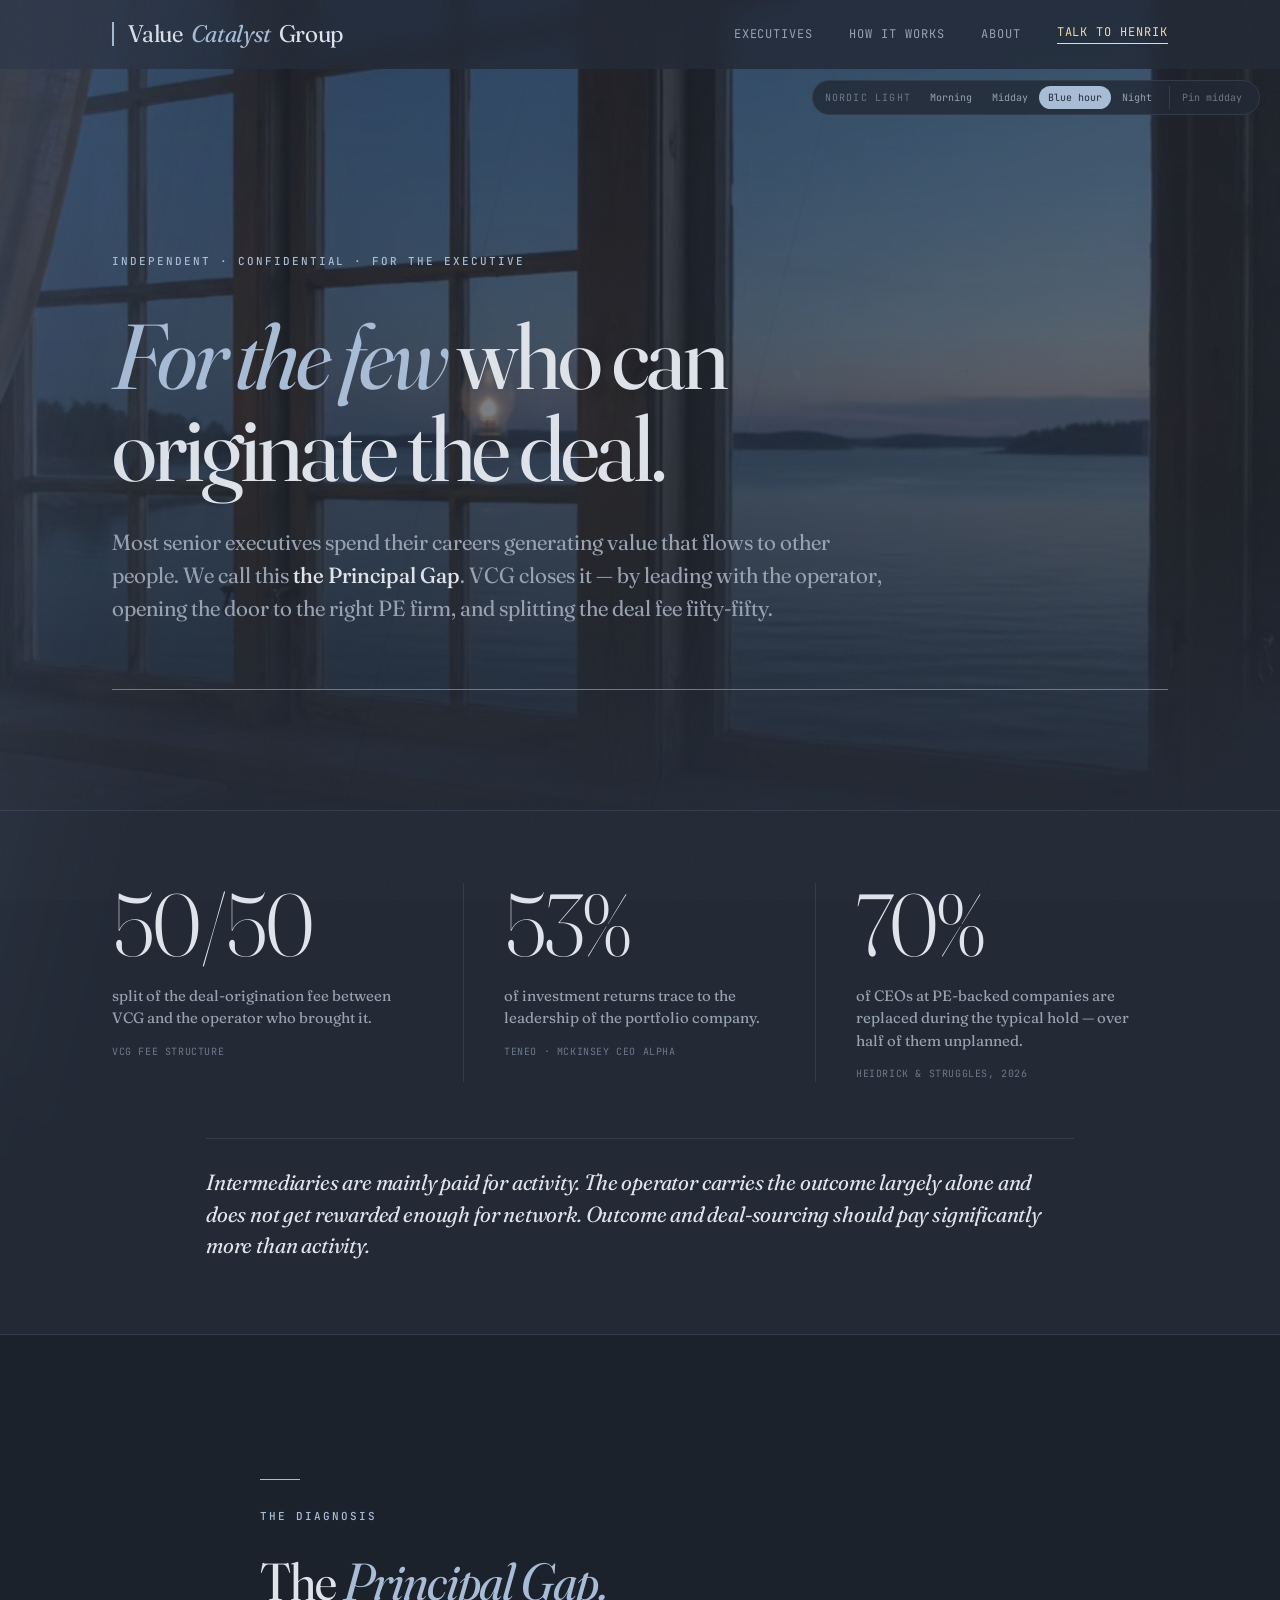
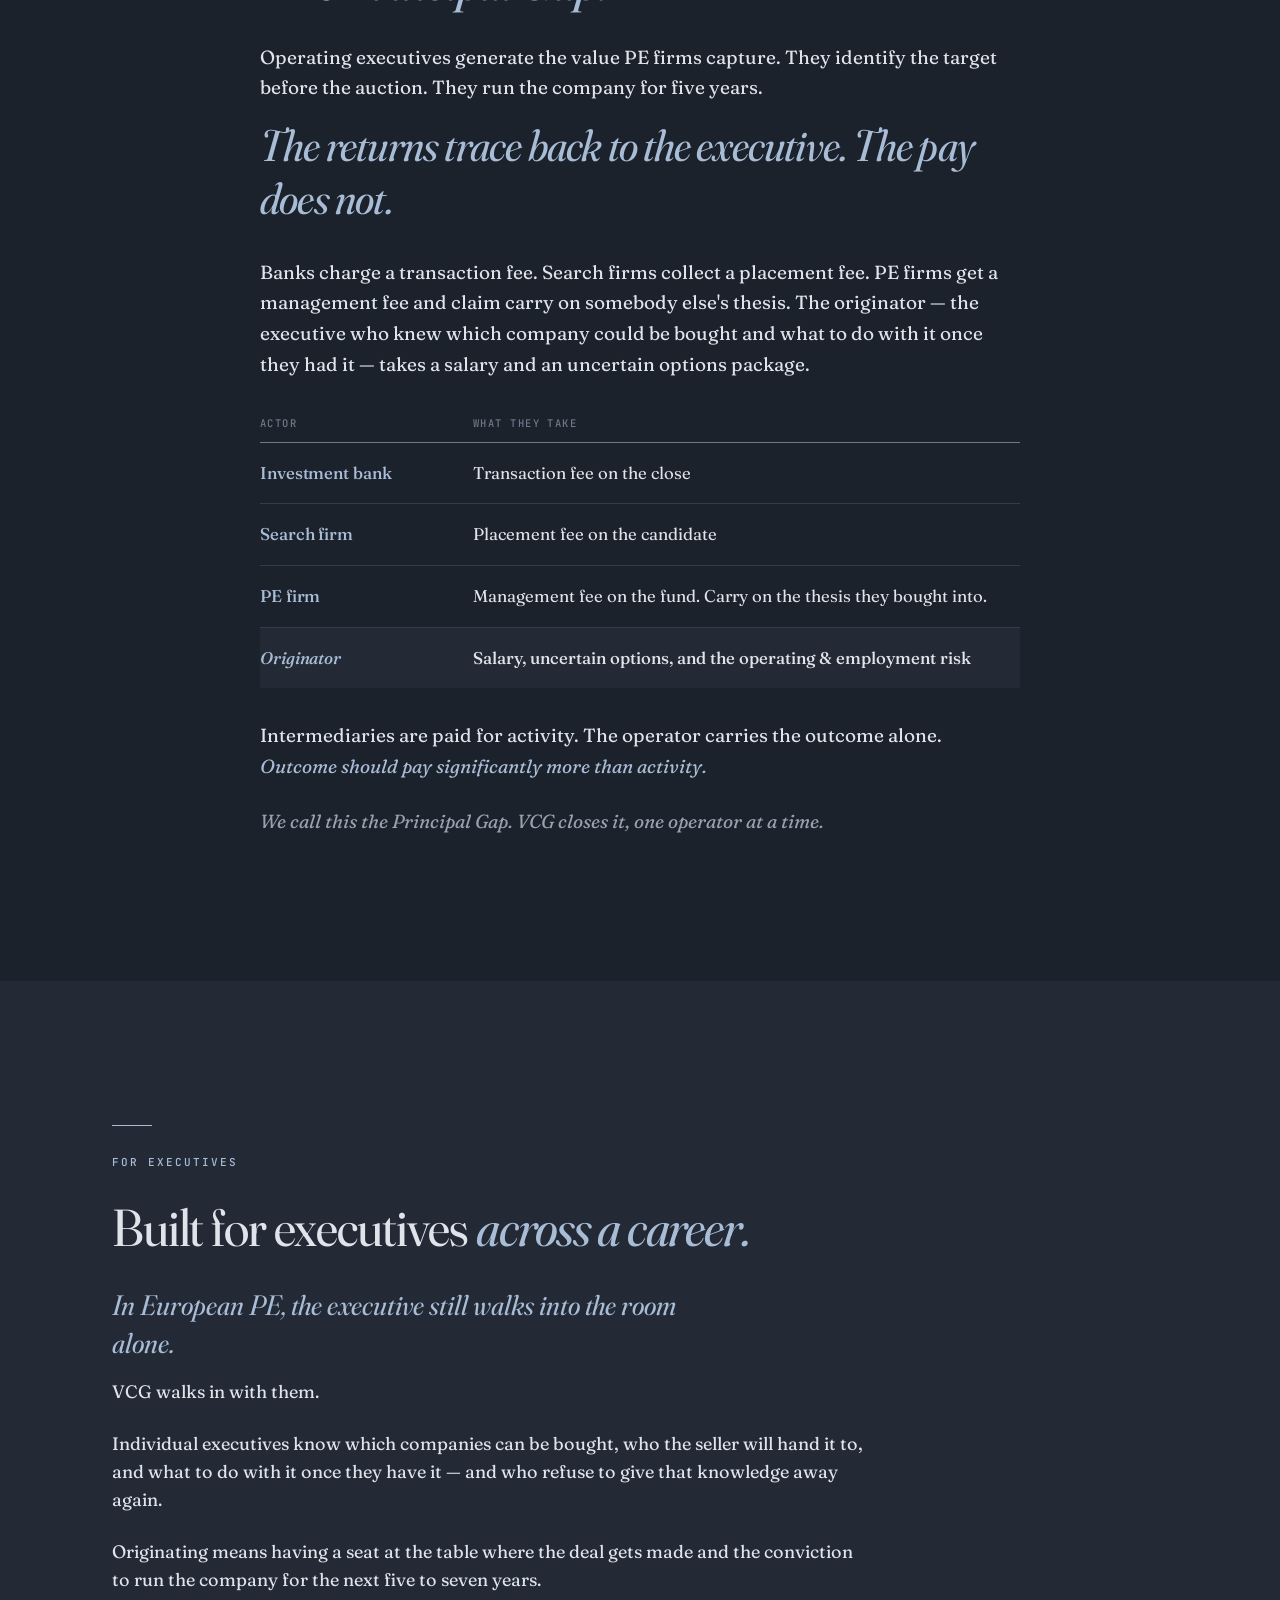
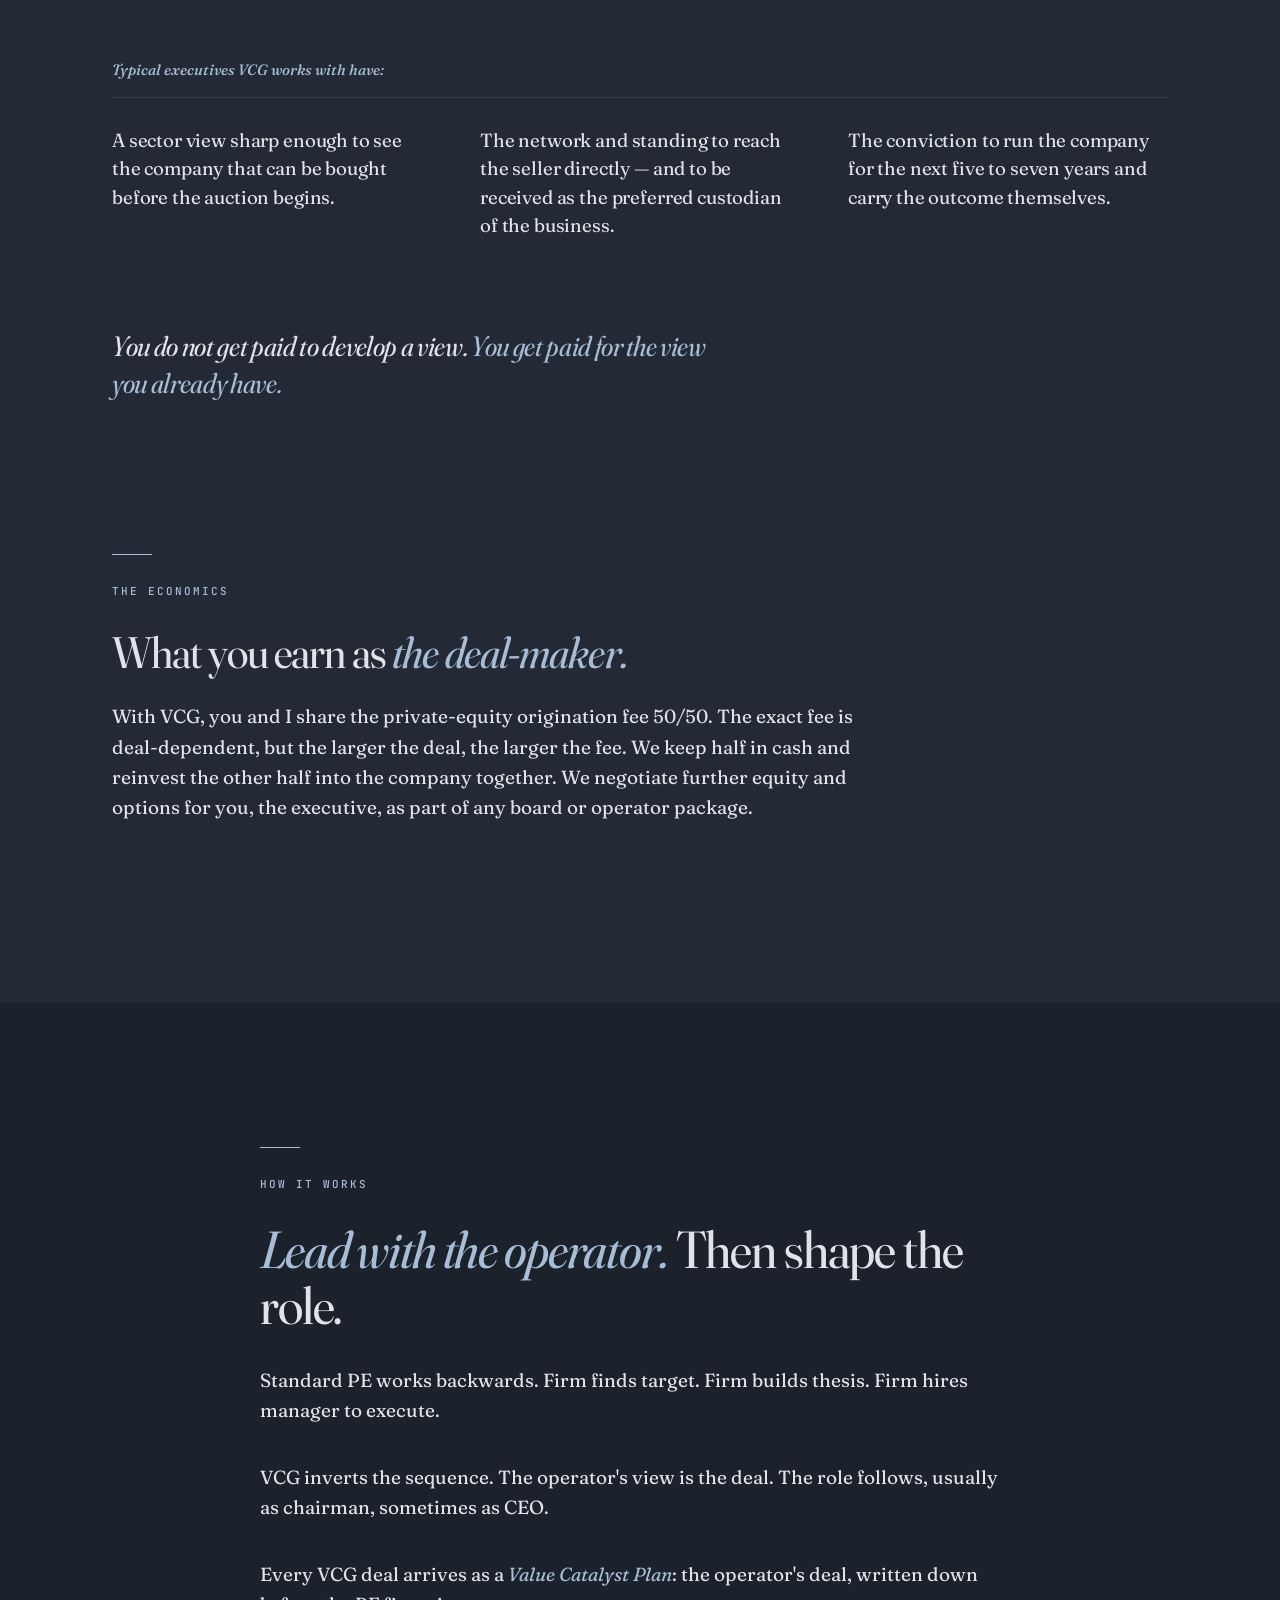
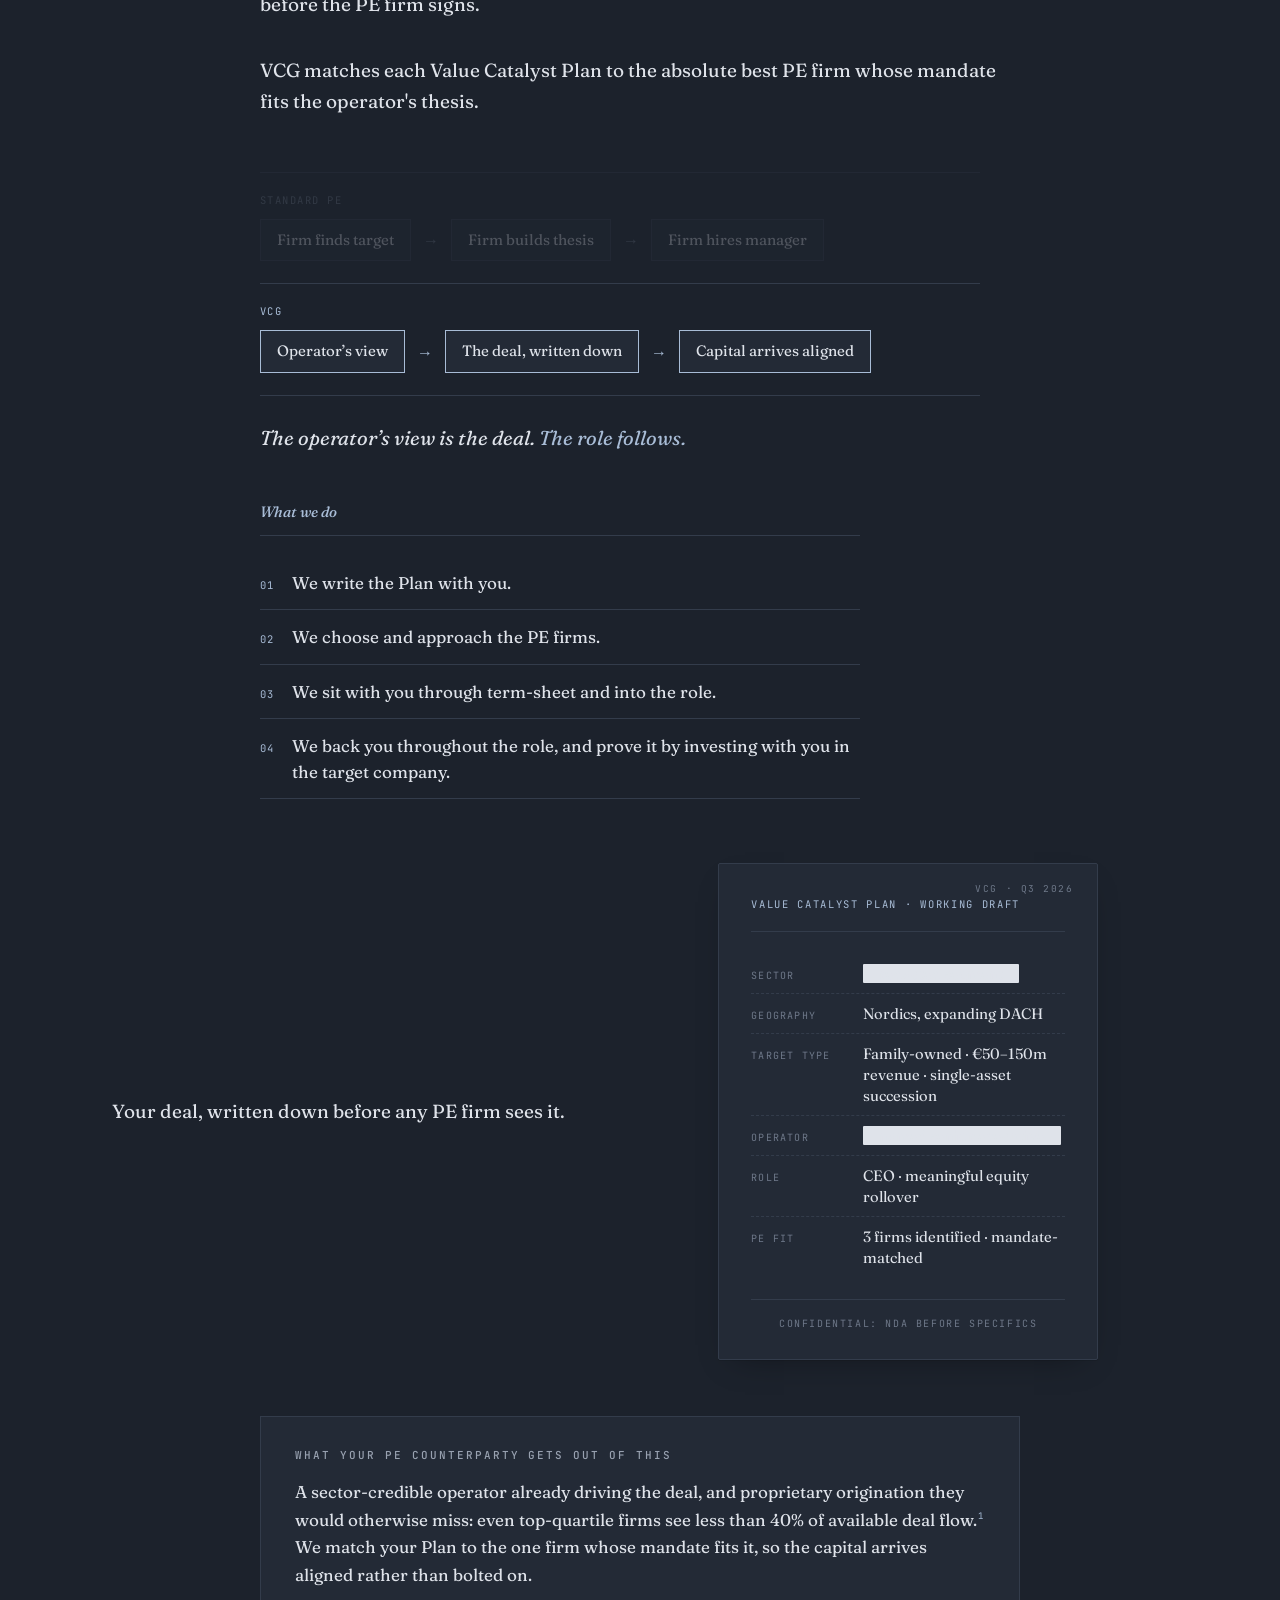
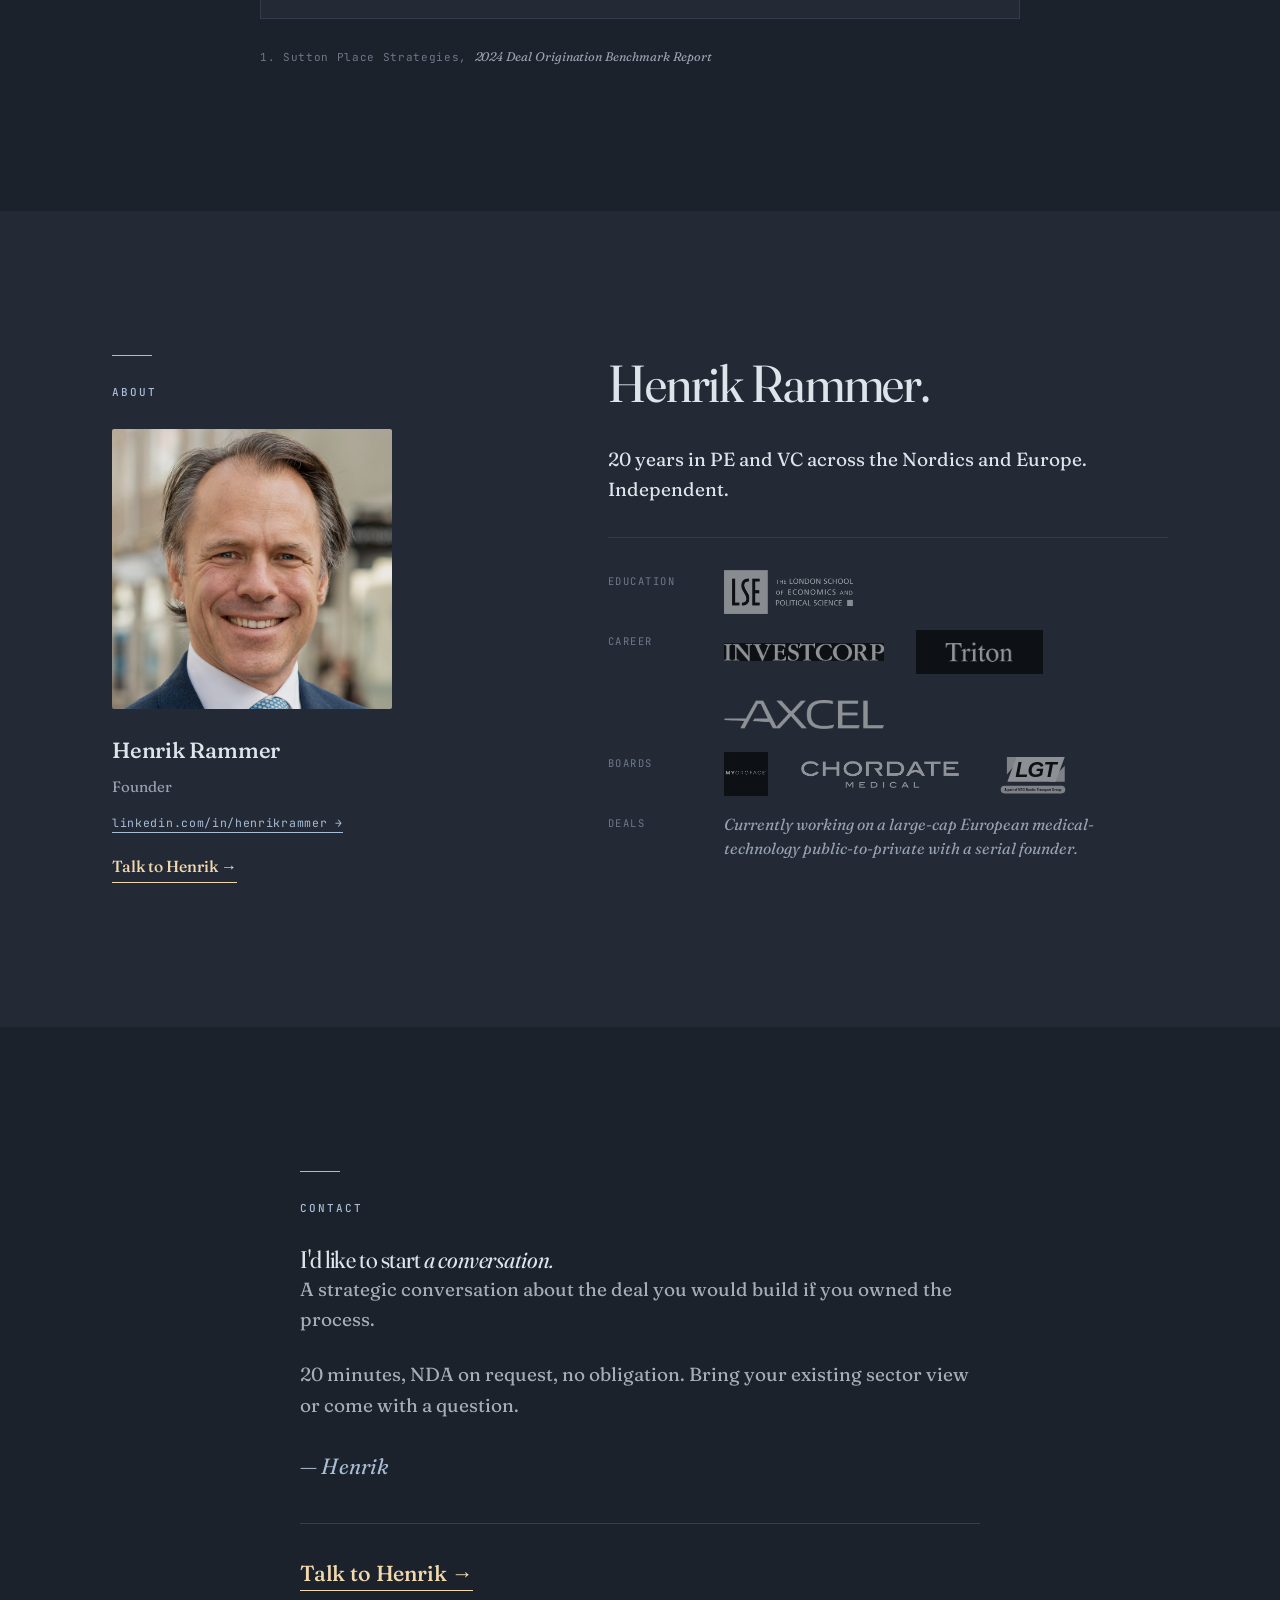
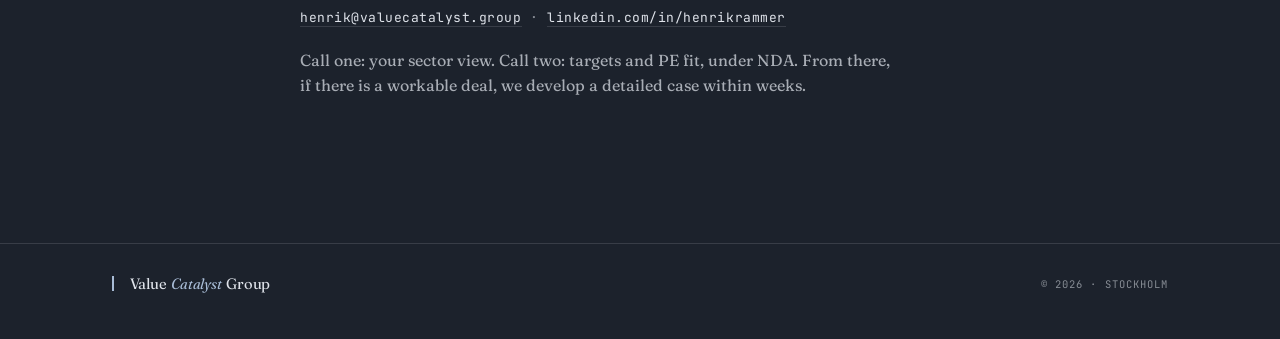
<file: preview/light-film/index.html>
<!DOCTYPE html>
<html lang="en" data-nl="midday" data-nl-variant="light-film" data-nl-media="/preview/media/light">
<head>
  <meta charset="UTF-8">
  <meta name="viewport" content="width=device-width, initial-scale=1.0">
  <title>VCG &mdash; Nordic light preview &middot; Light film</title>
  <meta name="description" content="Most senior executives spend their careers generating value that flows to other people. We call this the Principal Gap. VCG closes it: we lead with the operator, open the door to the right PE firm, and split the deal fee fifty-fifty.">
  <meta name="robots" content="noindex, nofollow">
  <link rel="icon" type="image/svg+xml" href="/favicon.svg">
  <meta property="og:title" content="Value Catalyst Group — For the few who can originate the deal">
  <meta property="og:description" content="Most senior executives spend their careers generating value that flows to other people. We call this the Principal Gap. VCG closes it: we lead with the operator, open the door to the right PE firm, and split the deal fee fifty-fifty.">
  <meta property="og:image" content="https://valuecatalyst.group/og-image.png">
  <meta property="og:image:width" content="1200">
  <meta property="og:image:height" content="630">
  <meta property="og:type" content="website">
  <meta property="og:url" content="https://valuecatalyst.group/">
  <link rel="apple-touch-icon" href="/favicon.svg">
  <link rel="preconnect" href="https://fonts.googleapis.com">
  <link rel="preconnect" href="https://fonts.gstatic.com" crossorigin>
  <link href="https://fonts.googleapis.com/css2?family=Fraunces:opsz,wght@9..144,300;9..144,400;9..144,500;9..144,600;9..144,700&family=JetBrains+Mono:wght@400;500&display=swap" rel="stylesheet">
  <style>
    *, *::before, *::after { box-sizing: border-box; margin: 0; padding: 0; }
    html { scroll-behavior: smooth; }
    body {
      font-family: 'Fraunces', Georgia, serif;
      font-variation-settings: "opsz" 14, "SOFT" 50;
      color: var(--ink);
      background: var(--paper);
      -webkit-font-smoothing: antialiased;
      -moz-osx-font-smoothing: grayscale;
      font-feature-settings: "ss01", "ss02", "lnum";
    }
    a { text-decoration: none; color: inherit; }
    img, svg { max-width: 100%; display: block; }

    :root {
      --paper: #F5F1EA;
      --paper-soft: #EFEAE1;
      --ink: #1A1612;
      --ink-soft: #5A534A;
      --ink-faint: #8A8278;
      --rule: #D9D2C3;
      --accent: #1E4A3A;
      --accent-deep: #143428;
      --accent-faint: #E8E3D3;
      --cta: #C97455;          /* Claude orange — reserved for primary CTA */
      --cta-deep: #A85C40;
      --max: 1120px;
      --max-narrow: 760px;
      --ease: cubic-bezier(0.16, 1, 0.3, 1);
    }

    ::selection { background: var(--accent); color: var(--paper); }

    .container { max-width: var(--max); margin: 0 auto; padding: 0 32px; }
    .narrow { max-width: var(--max-narrow); margin: 0 auto; padding: 0 32px; }

    .eyebrow {
      font-family: 'JetBrains Mono', ui-monospace, monospace;
      font-size: 11px;
      font-weight: 500;
      letter-spacing: 0.18em;
      text-transform: uppercase;
      color: var(--accent);
    }
    .eyebrow--ink { color: var(--ink-soft); }

    .rule {
      width: 40px;
      height: 1px;
      background: var(--accent);
      margin: 0 0 28px;
    }

    /* Typography base */
    h1, h2, h3, h4 {
      font-family: 'Fraunces', Georgia, serif;
      font-weight: 400;
      letter-spacing: -0.018em;
      color: var(--ink);
      font-variation-settings: "opsz" 144, "SOFT" 30;
    }
    p { font-size: 18px; line-height: 1.55; color: var(--ink); }

    /* ── Nav ── */
    .nav {
      position: fixed; top: 0; left: 0; right: 0; z-index: 50;
      background: var(--nl-nav);
      backdrop-filter: saturate(140%) blur(10px);
      -webkit-backdrop-filter: saturate(140%) blur(10px);
      border-bottom: 1px solid transparent;
      transition: border-color 240ms var(--ease), background 240ms var(--ease);
    }
    .nav.scrolled { border-bottom-color: var(--rule); }
    .nav__inner {
      max-width: var(--max); margin: 0 auto; padding: 0 32px;
      height: 68px; display: flex; align-items: center; justify-content: space-between;
    }
    /* ── VCG mark ──────────────────────────────────── */
    .vcg-mark {
      display: inline-flex; align-items: stretch; gap: 16px;
      font-family: 'Fraunces', Georgia, serif;
      color: var(--ink); text-decoration: none;
    }
    .vcg-mark__rule {
      width: 1.5px; background: var(--accent); flex-shrink: 0;
      align-self: stretch;
    }
    .vcg-mark__body {
      display: flex; flex-direction: column; justify-content: center;
    }
    .vcg-mark__word {
      font-size: 22px; line-height: 1; font-weight: 400;
      letter-spacing: -0.015em; word-spacing: 0.14em; white-space: nowrap;
      font-variation-settings: "opsz" 72, "SOFT" 20;
      color: var(--ink);
    }
    .vcg-mark__word em {
      font-style: italic; color: var(--accent); font-weight: 400;
      font-variation-settings: "opsz" 72, "SOFT" 30;
    }
    /* Nav: smaller */
    .vcg-mark--nav .vcg-mark__word { font-size: 24px; }
    .vcg-mark--nav { gap: 14px; }

    /* Hero / large display */
    .vcg-mark--hero .vcg-mark__word { font-size: 40px; }

    /* Reversed on forest — card backs, signage */
    .vcg-mark--reversed { color: var(--paper); }
    .vcg-mark--reversed .vcg-mark__word { color: var(--paper); }
    .vcg-mark--reversed .vcg-mark__word em { color: var(--nl-panel-accent); }
    .vcg-mark--reversed .vcg-mark__rule { background: var(--nl-panel-accent); }
    .nav__links { display: flex; gap: 36px; align-items: center; }
    .nav__link {
      font-family: 'JetBrains Mono', ui-monospace, monospace;
      font-size: 12px; letter-spacing: 0.08em; text-transform: uppercase;
      color: var(--ink-soft);
      transition: color 180ms var(--ease);
    }
    .nav__link:hover { color: var(--accent); }
    .nav__cta {
      font-family: 'JetBrains Mono', ui-monospace, monospace;
      font-size: 12px; letter-spacing: 0.08em; text-transform: uppercase;
      color: var(--cta); padding-bottom: 3px;
      border-bottom: 1px solid var(--cta);
      transition: color 180ms var(--ease), border-color 180ms var(--ease);
    }
    .nav__cta:hover { color: var(--cta-deep); border-color: var(--cta-deep); }

    .nav__toggle { display: none; background: none; border: none; cursor: pointer; padding: 8px; }
    .nav__toggle span { display: block; width: 22px; height: 1.5px; background: var(--ink); margin: 5px 0; transition: transform 200ms var(--ease); }

    /* ── Hero ── */
    .hero {
      padding: 184px 0 120px;
      position: relative;
    }
    .hero__eyebrow { margin-bottom: 40px; }
    .hero h1 {
      font-size: clamp(48px, 7.2vw, 92px);
      line-height: 1.0;
      letter-spacing: -0.034em;
      font-weight: 400;
      font-variation-settings: "opsz" 144, "SOFT" 10;
      max-width: 16ch;
      margin-bottom: 32px;
      color: var(--ink);
    }
    .hero h1 em {
      font-style: italic;
      font-weight: 400;
      color: var(--accent);
    }
    .hero__sub {
      font-size: 22px;
      line-height: 1.5;
      color: var(--ink-soft);
      max-width: 56ch;
      margin-bottom: 56px;
      font-weight: 400;
      font-variation-settings: "opsz" 72, "SOFT" 30;
    }
    .hero__sub strong {
      color: var(--ink);
      font-weight: 500;
    }
    .hero__entry {
      display: flex; flex-wrap: wrap; gap: 56px; align-items: baseline;
      padding-top: 28px;
      border-top: 1px solid var(--rule);
      max-width: 560px;
    }
    .entry {
      display: flex; flex-direction: column; gap: 6px;
    }
    .entry__label {
      font-family: 'JetBrains Mono', ui-monospace, monospace;
      font-size: 10.5px; letter-spacing: 0.14em; text-transform: uppercase;
      color: var(--ink-faint);
    }
    .entry__link {
      font-family: 'Fraunces', Georgia, serif;
      font-size: 18px; font-weight: 500;
      color: var(--ink);
      border-bottom: 1px solid var(--ink);
      padding-bottom: 2px;
      transition: color 180ms var(--ease), border-color 180ms var(--ease);
      font-variation-settings: "opsz" 36;
    }
    .entry__link:hover { color: var(--accent); border-color: var(--accent); }
    .entry__link .arr { display: inline-block; transition: transform 240ms var(--ease); margin-left: 4px; }
    .entry__link:hover .arr { transform: translateX(4px); }

    /* ── Three figures (stats) ── */
    .figures {
      border-top: 1px solid var(--rule);
      border-bottom: 1px solid var(--rule);
      padding: 72px 0;
    }
    .figures__grid {
      display: grid;
      grid-template-columns: repeat(3, 1fr);
      gap: 0;
    }
    .figure {
      padding: 0 40px;
      border-right: 1px solid var(--rule);
      position: relative;
    }
    .figure:first-child { padding-left: 0; }
    .figure:last-child { border-right: none; padding-right: 0; }
    .figure__number {
      font-family: 'Fraunces', Georgia, serif;
      font-size: clamp(54px, 7vw, 88px);
      font-weight: 300;
      line-height: 0.95;
      letter-spacing: -0.035em;
      color: var(--ink);
      font-variation-settings: "opsz" 144, "SOFT" 0;
      margin-bottom: 18px;
      font-feature-settings: "lnum", "ss01";
    }
    .figure__number em {
      font-style: italic;
      font-weight: 300;
      color: var(--accent);
    }
    .figure__desc {
      font-size: 15px;
      line-height: 1.5;
      color: var(--ink-soft);
      max-width: 28ch;
    }
    .figure__src {
      font-family: 'JetBrains Mono', ui-monospace, monospace;
      font-size: 10px;
      letter-spacing: 0.06em;
      color: var(--ink-faint);
      margin-top: 14px;
      text-transform: uppercase;
    }
    .figure__src a { color: var(--ink-faint); border-bottom: 1px solid transparent; transition: color 180ms var(--ease), border-color 180ms var(--ease); }
    .figure__src a:hover { color: var(--accent); border-bottom-color: var(--accent); }
    .figures__caption {
      margin-top: 56px;
      padding-top: 28px;
      border-top: 1px solid var(--rule);
      font-family: 'Fraunces', Georgia, serif;
      font-size: clamp(18px, 1.8vw, 22px);
      font-style: italic;
      font-weight: 400;
      line-height: 1.45;
      letter-spacing: -0.008em;
      color: var(--ink);
      text-align: left;
      max-width: 62ch;
      margin-left: auto;
      margin-right: auto;
      font-variation-settings: "opsz" 72, "SOFT" 30;
    }

    /* ── Section ── */
    .section { padding: 144px 0; position: relative; }
    .section--paper-soft { background: var(--paper-soft); }
    .section--ink { background: var(--ink); }
    .section--ink p, .section--ink h2, .section--ink h3 { color: var(--paper); }
    .section--ink p { color: var(--nl-panel-soft); }

    .section__lede {
      max-width: 70ch;
      margin-bottom: 56px;
    }
    .section h2.section__title {
      font-size: clamp(32px, 4.4vw, 52px);
      line-height: 1.08;
      letter-spacing: -0.022em;
      font-weight: 400;
      max-width: 22ch;
      margin-bottom: 32px;
      font-variation-settings: "opsz" 144, "SOFT" 20;
    }
    .section h2.section__title em { font-style: italic; color: var(--accent); font-weight: 400; }
    .section--ink h2.section__title em { color: var(--nl-panel-accent); }

    /* ── Proof band: relocated 53% with full citation ── */
    .proof-band {
      padding: 96px 0;
      background: var(--paper);
      border-bottom: 1px solid var(--rule);
      text-align: left;
    }
    .proof-band__number {
      font-family: 'Fraunces', Georgia, serif;
      font-size: clamp(96px, 14vw, 184px);
      font-weight: 300;
      line-height: 0.9;
      letter-spacing: -0.04em;
      color: var(--ink);
      font-variation-settings: "opsz" 144, "SOFT" 0;
      margin-bottom: 32px;
      font-feature-settings: "lnum", "ss01";
    }
    .proof-band__number em {
      font-style: italic;
      font-weight: 300;
      color: var(--accent);
    }
    .proof-band__claim {
      font-family: 'Fraunces', Georgia, serif;
      font-size: clamp(24px, 3.2vw, 38px);
      font-weight: 400;
      line-height: 1.25;
      letter-spacing: -0.018em;
      color: var(--ink);
      max-width: 28ch;
      margin-bottom: 28px;
      font-variation-settings: "opsz" 144, "SOFT" 30;
    }
    .proof-band__claim--editorial {
      font-size: clamp(28px, 3.8vw, 46px);
      max-width: 38ch;
      margin-bottom: 0;
      line-height: 1.22;
    }
    .proof-band__claim--editorial em {
      font-style: italic;
      color: var(--accent);
    }
    .proof-band__source {
      font-family: 'JetBrains Mono', ui-monospace, monospace;
      font-size: 11px;
      letter-spacing: 0.1em;
      text-transform: uppercase;
      color: var(--ink-faint);
      line-height: 1.7;
    }
    .proof-band__source em {
      font-family: 'Fraunces', Georgia, serif;
      font-style: italic;
      text-transform: none;
      letter-spacing: -0.005em;
      font-size: 13px;
      color: var(--ink-soft);
    }
    .proof-band__source a {
      color: var(--ink-faint);
      border-bottom: 1px solid transparent;
      transition: color 180ms var(--ease), border-color 180ms var(--ease);
    }
    .proof-band__source a:hover {
      color: var(--accent);
      border-bottom-color: var(--accent);
    }

    /* ── Audience sections ── */
    .audience {
      display: grid;
      grid-template-columns: 1fr 1.15fr;
      gap: 96px;
      align-items: start;
    }
    .audience__head .section__title { margin-bottom: 24px; }
    .audience__head p.audience__pitch {
      font-size: 19px;
      line-height: 1.6;
      color: var(--ink-soft);
      max-width: 38ch;
    }
    .audience__body p {
      font-size: 18px;
      line-height: 1.62;
      color: var(--ink);
      margin-bottom: 26px;
    }
    .audience__body p.audience__note {
      color: var(--ink-soft);
    }
    .audience__list {
      list-style: none;
      margin: 28px 0 32px;
      padding-top: 20px;
      border-top: 1px solid var(--rule);
    }
    .audience__list li {
      font-size: 17px;
      line-height: 1.5;
      color: var(--ink);
      padding: 14px 0;
      border-bottom: 1px solid var(--rule);
      display: grid;
      grid-template-columns: 32px 1fr;
      align-items: baseline;
    }
    .audience__list li::before {
      content: counter(li, decimal-leading-zero);
      font-family: 'JetBrains Mono', ui-monospace, monospace;
      font-size: 10.5px;
      letter-spacing: 0.1em;
      color: var(--accent);
      counter-increment: li;
    }
    .audience__list { counter-reset: li; }

    .audience__subhead {
      font-family: 'Fraunces', Georgia, serif;
      font-size: 15px;
      font-weight: 500;
      font-style: italic;
      color: var(--accent);
      margin: 20px 0 10px;
      font-variation-settings: "opsz" 36;
    }

    .terms {
      margin-top: 40px;
      padding: 28px 32px;
      background: var(--accent-faint);
      border-left: 2px solid var(--accent);
    }
    .terms__label {
      font-family: 'JetBrains Mono', ui-monospace, monospace;
      font-size: 10.5px;
      letter-spacing: 0.14em;
      text-transform: uppercase;
      color: var(--accent);
      margin-bottom: 10px;
    }
    .terms p {
      font-size: 15.5px;
      line-height: 1.6;
      color: var(--ink);
      margin: 0;
    }

    /* ── Pull quote ── */
    .pullquote {
      margin: 40px 0;
      padding: 32px 0 32px 32px;
      border-left: 2px solid var(--accent);
      max-width: 60ch;
    }
    .pullquote p {
      font-family: 'Fraunces', Georgia, serif;
      font-size: 28px;
      line-height: 1.32;
      letter-spacing: -0.012em;
      font-style: italic;
      color: var(--ink);
      font-variation-settings: "opsz" 144, "SOFT" 30;
    }
    .pullquote p em { font-style: italic; color: var(--accent); }
    .section--paper-soft .pullquote { border-left-color: var(--accent); }

    /* ── Pillars (Access / Alignment / Execution) ── */
    .pillars {
      display: grid;
      grid-template-columns: repeat(3, 1fr);
      gap: 40px;
      margin-top: 8px;
    }
    .pillar {
      border-top: 1px solid var(--rule);
      padding-top: 24px;
    }
    .pillar__name {
      font-family: 'Fraunces', Georgia, serif;
      font-size: 22px;
      font-weight: 500;
      letter-spacing: -0.012em;
      color: var(--accent);
      margin-bottom: 14px;
      font-variation-settings: "opsz" 72, "SOFT" 20;
    }
    .pillar__text {
      font-size: 16.5px;
      line-height: 1.6;
      color: var(--ink);
    }
    .pillar__cite {
      font-family: 'JetBrains Mono', ui-monospace, monospace;
      font-size: 9px;
      vertical-align: super;
      line-height: 0;
      margin-left: 1px;
    }
    .pillar__cite a {
      color: var(--accent);
      border-bottom: none;
      transition: color 180ms var(--ease);
    }
    .pillar__cite a:hover { color: var(--ink); }
    .pillars__footnote {
      margin-top: 28px;
      font-family: 'JetBrains Mono', ui-monospace, monospace;
      font-size: 11px;
      letter-spacing: 0.06em;
      color: var(--ink-faint);
      line-height: 1.6;
    }
    .pillars__footnote em {
      font-family: 'Fraunces', Georgia, serif;
      font-style: italic;
      letter-spacing: -0.005em;
      font-size: 12.5px;
      color: var(--ink-soft);
    }
    .pillars__footnote a {
      color: var(--ink-faint);
      border-bottom: 1px solid transparent;
      transition: color 180ms var(--ease), border-color 180ms var(--ease);
    }
    .pillars__footnote a:hover {
      color: var(--accent);
      border-bottom-color: var(--accent);
    }

    /* ── About ── */
    .about__grid {
      display: grid;
      grid-template-columns: 1fr 1.4fr;
      gap: 96px;
      align-items: start;
    }
    .about__meta {
      position: sticky;
      top: 100px;
    }
    .about__meta .eyebrow { margin-bottom: 16px; }
    .about__name {
      font-family: 'Fraunces', Georgia, serif;
      font-size: 22px;
      font-weight: 500;
      letter-spacing: -0.01em;
      color: var(--ink);
      margin-bottom: 8px;
    }
    .about__role {
      font-size: 15px;
      color: var(--ink-soft);
      line-height: 1.5;
    }
    .about__linkedin {
      margin-top: 16px;
      font-family: 'JetBrains Mono', ui-monospace, monospace;
      font-size: 11.5px;
      letter-spacing: 0.06em;
    }
    .about__linkedin a {
      color: var(--accent);
      border-bottom: 1px solid var(--accent);
      padding-bottom: 2px;
      transition: opacity 180ms var(--ease);
    }
    .about__linkedin a:hover { opacity: 0.7; }
    .about__body p {
      font-size: 19px;
      line-height: 1.62;
      color: var(--ink);
      margin-bottom: 24px;
    }
    .about__body p:first-child {
      font-size: 22px;
      line-height: 1.45;
      color: var(--ink);
      margin-bottom: 32px;
      font-variation-settings: "opsz" 72, "SOFT" 30;
    }
    .about__body p:first-child em {
      font-style: italic;
      color: var(--accent);
    }

    /* ── Contact ── */
    .contact__inner {
      max-width: 68ch;
      margin: 0 auto;
      text-align: left;
    }
    .contact h2 {
      font-size: clamp(48px, 6.8vw, 88px);
      line-height: 1.0;
      letter-spacing: -0.03em;
      color: var(--paper);
      margin-bottom: 48px;
      font-weight: 400;
      font-variation-settings: "opsz" 144, "SOFT" 10;
      max-width: 18ch;
    }
    .contact h2 em { font-style: italic; color: var(--nl-panel-accent); }
    .contact__para {
      font-size: 19px;
      line-height: 1.62;
      color: var(--nl-panel-soft);
      margin-bottom: 24px;
      max-width: 64ch;
    }
    .contact__email-wrap {
      margin-top: 48px;
      padding-top: 36px;
      border-top: 1px solid var(--nl-panel-rule);
    }
    .contact__email {
      font-family: 'Fraunces', Georgia, serif;
      font-size: clamp(14px, 1.7vw, 22px);
      font-weight: 500;
      color: var(--cta);
      border-bottom: 1px solid var(--cta);
      padding-bottom: 3px;
      font-variation-settings: "opsz" 36, "SOFT" 20;
      transition: opacity 200ms var(--ease);
      letter-spacing: -0.008em;
    }
    .contact__email:hover { opacity: 0.78; }
    .contact__email-sub {
      display: block;
      margin-top: 18px;
      font-family: 'JetBrains Mono', ui-monospace, monospace;
      font-size: 13px;
      letter-spacing: 0.04em;
      color: var(--nl-panel-faint);
    }
    .contact__email-sub a { color: var(--nl-panel-ink); border-bottom: 1px solid var(--nl-panel-rule); }
    .contact__email-sub a:hover { color: var(--paper); }
    .contact__meta {
      font-family: 'JetBrains Mono', ui-monospace, monospace;
      font-size: 11px;
      letter-spacing: 0.14em;
      text-transform: uppercase;
      color: var(--nl-panel-faint);
      margin-top: 18px;
    }

    /* ── Footer ── */
    .footer {
      background: var(--ink);
      padding: 32px 0 48px;
      border-top: 1px solid var(--nl-panel-rule);
    }
    .footer__inner {
      max-width: var(--max);
      margin: 0 auto;
      padding: 0 32px;
      display: flex;
      justify-content: space-between;
      align-items: center;
      gap: 24px;
      flex-wrap: wrap;
    }
    .footer__brand {
      display: flex; align-items: center; gap: 10px;
    }
    .footer__brand svg { width: 22px; }
    .footer__brand span {
      font-family: 'Fraunces', Georgia, serif;
      font-size: 15px;
      color: var(--paper);
      font-variation-settings: "opsz" 36;
    }
    .footer__copy {
      font-family: 'JetBrains Mono', ui-monospace, monospace;
      font-size: 10.5px;
      letter-spacing: 0.1em;
      text-transform: uppercase;
      color: var(--nl-panel-faint);
    }

    /* ── Credibility logo strip ── */
    .credibility {
      padding: 56px 0;
      border-top: 1px solid var(--rule);
      border-bottom: 1px solid var(--rule);
      background: var(--paper);
    }
    .credibility__head {
      display: flex; align-items: baseline; justify-content: space-between;
      gap: 24px; margin-bottom: 28px; flex-wrap: wrap;
    }
    .credibility__note {
      font-family: 'Fraunces', Georgia, serif;
      font-size: 15px; font-style: italic; color: var(--ink-soft);
      max-width: 36ch;
    }
    .credibility__logos {
      display: flex; flex-wrap: wrap; gap: 20px; align-items: center;
    }
    .credibility__logo {
      display: inline-flex; align-items: center;
    }
    .credibility__logo img {
      width: auto;
      opacity: 0.45;
      transition: opacity 240ms var(--ease);
    }
    .credibility__logo:hover img { opacity: 0.85; }
    /* Per-logo height tuning so the actual letterforms read at a similar x-height (~22-26px) across the row */
    .credibility__logo--lse img        { max-height: 40px; }
    .credibility__logo--investcorp     { min-width: 160px; justify-content: center; }
    .credibility__logo--investcorp img { max-height: 18px; }
    .credibility__logo--triton img     { max-height: 44px; mix-blend-mode: multiply; }
    .credibility__logo--axcel img      { max-height: 26px; mix-blend-mode: multiply; }
    .credibility__logo--chordate img   { max-height: 30px; }
    /* Myoroface source is 1:1 with deep whitespace padding — crop the canvas to lift the wordmark to row height */
    .credibility__logo--myoroface {
      height: 28px; width: 144px; overflow: hidden;
      justify-content: center;
    }
    .credibility__logo--myoroface img { height: 144px; max-height: none; mix-blend-mode: multiply; }
    .credibility__logo--text {
      font-family: 'Fraunces', Georgia, serif;
      font-size: 18px; font-weight: 500; letter-spacing: -0.005em;
      color: var(--ink-soft); font-variation-settings: "opsz" 36;
    }

    /* ── Alignment diagram (who's on your side) ── */
    .alignments { padding: 144px 0; background: var(--paper-soft); }
    .alignments__head { max-width: var(--max-narrow); margin: 0 auto 48px; padding: 0 32px; }
    .alignments__title {
      font-family: 'Fraunces', Georgia, serif;
      font-size: clamp(28px, 3.4vw, 44px);
      line-height: 1.12;
      letter-spacing: -0.02em;
      font-weight: 400;
      max-width: 26ch;
      margin-top: 18px;
      font-variation-settings: "opsz" 144, "SOFT" 20;
    }
    .alignments__title em { font-style: italic; color: var(--accent); }
    .alignments__grid {
      max-width: var(--max); margin: 0 auto; padding: 0 32px;
    }
    .align-row {
      display: grid;
      grid-template-columns: 220px 1fr 220px;
      gap: 32px;
      padding: 22px 0;
      border-bottom: 1px solid var(--rule);
      align-items: center;
    }
    .align-row:first-child {
      border-top: 1px solid var(--rule);
    }
    .align-row--head {
      padding: 12px 0;
      border-bottom-color: var(--ink-faint);
    }
    .align-head {
      font-family: 'JetBrains Mono', ui-monospace, monospace;
      font-size: 10.5px; letter-spacing: 0.16em; text-transform: uppercase;
      color: var(--ink-faint);
    }
    .align-head--right { justify-self: end; }
    .align-actor {
      font-family: 'Fraunces', Georgia, serif;
      font-size: 19px; font-weight: 500;
      color: var(--ink); letter-spacing: -0.01em;
      font-variation-settings: "opsz" 36;
    }
    .align-motive {
      font-size: 16.5px; line-height: 1.5;
      color: var(--ink-soft); font-style: italic;
    }
    .align-side {
      font-family: 'JetBrains Mono', ui-monospace, monospace;
      font-size: 12px; letter-spacing: 0.1em; text-transform: uppercase;
      color: var(--ink-faint); justify-self: end; text-align: right;
    }
    .align-side .arr { display: inline-block; margin-right: 6px; }
    .align-row--vcg {
      background: linear-gradient(90deg, transparent, rgba(30,74,58,0.08));
      border-bottom-color: var(--accent);
    }
    .align-row--vcg .align-actor { color: var(--accent); }
    .align-row--vcg .align-side {
      color: var(--accent); font-weight: 500; font-size: 13px;
    }

    /* ── Who-this-is-for block (3 required things) ── */
    .who-this {
      border-top: 1px solid var(--rule);
      margin-top: 0;
    }
    .who-this__row {
      display: grid;
      grid-template-columns: 160px 1fr;
      gap: 24px;
      padding: 18px 0;
      border-bottom: 1px solid var(--rule);
      align-items: baseline;
    }
    .who-this__name {
      font-family: 'Fraunces', Georgia, serif;
      font-size: 19px;
      font-weight: 500;
      color: var(--accent);
      letter-spacing: -0.01em;
      font-variation-settings: "opsz" 36, "SOFT" 20;
    }
    .who-this__desc {
      font-size: 16.5px;
      line-height: 1.5;
      color: var(--ink);
    }

    /* 3-column variant for full-width row of "things they have" */
    .who-this--cols {
      display: grid;
      grid-template-columns: repeat(3, 1fr);
      gap: 48px;
      border-top: 1px solid var(--rule);
      padding-top: 28px;
    }
    .who-this__col {
      display: flex;
      flex-direction: column;
    }
    .who-this__col-text {
      font-family: 'Fraunces', Georgia, serif;
      font-size: 19px;
      line-height: 1.5;
      color: var(--ink);
      letter-spacing: -0.008em;
      font-variation-settings: "opsz" 36, "SOFT" 20;
      max-width: 32ch;
    }

    /* ── Fairness table (what they take) ── */
    .fairness-table, .split-table, .role-table {
      width: 100%;
      border-collapse: collapse;
      margin-top: 8px;
    }
    .fairness-table th, .split-table th {
      font-family: 'JetBrains Mono', ui-monospace, monospace;
      font-size: 10.5px;
      letter-spacing: 0.14em;
      text-transform: uppercase;
      color: var(--ink-faint);
      text-align: left;
      padding: 12px 16px 12px 0;
      border-bottom: 1px solid var(--ink-faint);
      font-weight: 500;
    }
    .fairness-table td, .split-table td, .role-table td {
      font-family: 'Fraunces', Georgia, serif;
      font-size: 17px;
      line-height: 1.45;
      color: var(--ink);
      padding: 18px 16px 18px 0;
      border-bottom: 1px solid var(--rule);
      vertical-align: top;
      font-variation-settings: "opsz" 36;
    }
    .fairness-table td:first-child, .split-table td:first-child, .role-table td:first-child {
      font-weight: 500;
      color: var(--accent);
      width: 28%;
      letter-spacing: -0.005em;
    }
    .split-table td:first-child {
      width: 32%;
    }
    .role-table td:first-child {
      width: 38%;
    }
    .role-table tr:last-child td {
      border-bottom: none;
    }
    .fairness-table tr:last-child td, .split-table tr:last-child td {
      border-bottom: none;
    }
    /* Highlight the originator row — accent treatment in line with em throughout the page */
    .fairness-table tr.fairness-table__originator td {
      background: rgba(30, 74, 58, 0.04);
      color: var(--ink);
      font-weight: 500;
    }
    .fairness-table tr.fairness-table__originator td:first-child {
      color: var(--accent);
      font-style: italic;
      font-weight: 500;
    }

    /* ── Bring grid (what we bring / what you bring) ── */
    .bring-grid {
      display: grid;
      grid-template-columns: 1fr 1fr;
      gap: 64px;
      margin-top: 16px;
    }

    /* ── Sample thesis card ── */
    .thesis-card {
      background: var(--paper);
      border: 1px solid var(--rule);
      border-radius: 2px;
      padding: 32px 32px 28px;
      max-width: 380px;
      box-shadow: 0 1px 0 rgba(26,22,18,0.03), 0 12px 32px -16px rgba(26,22,18,0.12);
      position: relative;
    }
    .thesis-card__corner {
      position: absolute; top: 18px; right: 24px;
      font-family: 'JetBrains Mono', ui-monospace, monospace;
      font-size: 9.5px; letter-spacing: 0.16em; text-transform: uppercase;
      color: var(--ink-faint);
    }
    .thesis-card__head {
      font-family: 'JetBrains Mono', ui-monospace, monospace;
      font-size: 10.5px; letter-spacing: 0.16em; text-transform: uppercase;
      color: var(--accent); margin-bottom: 22px;
      padding-bottom: 18px; border-bottom: 1px solid var(--rule);
    }
    .thesis-card__row {
      display: grid; grid-template-columns: 96px 1fr; gap: 16px;
      padding: 9px 0; align-items: baseline;
      border-bottom: 1px dashed var(--rule);
    }
    .thesis-card__row:last-of-type { border-bottom: none; }
    .thesis-card__label {
      font-family: 'JetBrains Mono', ui-monospace, monospace;
      font-size: 10px; letter-spacing: 0.12em; text-transform: uppercase;
      color: var(--ink-faint);
    }
    .thesis-card__value {
      font-family: 'Fraunces', Georgia, serif;
      font-size: 15px; line-height: 1.4; color: var(--ink);
      font-variation-settings: "opsz" 36;
    }
    .thesis-card__value .redact {
      background: var(--ink); color: var(--ink); border-radius: 1px;
      padding: 0 16px; user-select: none;
      font-variation-settings: "opsz" 12;
    }
    .thesis-card__foot {
      margin-top: 22px; padding-top: 16px;
      border-top: 1px solid var(--rule);
      text-align: center;
      font-family: 'JetBrains Mono', ui-monospace, monospace;
      font-size: 10px; letter-spacing: 0.16em; text-transform: uppercase;
      color: var(--ink-faint);
    }

    /* ── Deal-package card (PE-firm view) ── */
    .package {
      background: var(--paper);
      border: 1px solid var(--rule);
      border-radius: 2px;
      padding: 36px 36px 28px;
      max-width: 560px;
      box-shadow: 0 1px 0 rgba(26,22,18,0.03), 0 16px 36px -18px rgba(26,22,18,0.14);
      position: relative;
    }
    .package__head {
      font-family: 'JetBrains Mono', ui-monospace, monospace;
      font-size: 10.5px; letter-spacing: 0.16em; text-transform: uppercase;
      color: var(--accent); margin-bottom: 20px;
      padding-bottom: 16px; border-bottom: 1px solid var(--rule);
      display: flex; justify-content: space-between; align-items: baseline;
    }
    .package__head span:last-child { color: var(--ink-faint); font-weight: 500; }
    .package__row {
      display: grid; grid-template-columns: 110px 1fr 28px; gap: 18px;
      padding: 13px 0; align-items: baseline;
      border-bottom: 1px dashed var(--rule);
    }
    .package__row:last-of-type { border-bottom: none; }
    .package__label {
      font-family: 'JetBrains Mono', ui-monospace, monospace;
      font-size: 10px; letter-spacing: 0.12em; text-transform: uppercase;
      color: var(--ink-faint);
    }
    .package__value {
      font-family: 'Fraunces', Georgia, serif;
      font-size: 16px; line-height: 1.4; color: var(--ink);
      font-variation-settings: "opsz" 36;
    }
    .package__check {
      color: var(--accent); font-size: 16px; text-align: center;
    }
    .package__foot {
      margin-top: 24px; padding-top: 18px;
      border-top: 1px solid var(--rule);
      font-family: 'Fraunces', Georgia, serif;
      font-size: 17px; font-style: italic; color: var(--accent);
      text-align: right;
      font-variation-settings: "opsz" 72, "SOFT" 20;
    }

    /* ── About credentials block ── */
    .creds {
      margin-top: 32px;
      padding-top: 24px;
      border-top: 1px solid var(--rule);
    }
    .creds__row {
      display: grid; grid-template-columns: 100px 1fr; gap: 16px;
      padding: 8px 0;
    }
    .creds__label {
      font-family: 'JetBrains Mono', ui-monospace, monospace;
      font-size: 10.5px; letter-spacing: 0.14em; text-transform: uppercase;
      color: var(--ink-faint); padding-top: 4px;
    }
    .creds__value {
      font-family: 'Fraunces', Georgia, serif;
      font-size: 16px; line-height: 1.5; color: var(--ink);
      font-variation-settings: "opsz" 36;
      display: flex; flex-wrap: wrap; align-items: center; gap: 18px 32px;
    }
    .creds__logo-link {
      display: inline-flex; align-items: center; justify-content: center;
      height: 44px;
      transition: opacity 180ms var(--ease), transform 180ms var(--ease);
    }
    .creds__logo-link img {
      max-height: 44px;
      max-width: 160px;
      width: auto;
      object-fit: contain;
      filter: grayscale(1) opacity(0.55);
      transition: filter 180ms var(--ease);
    }
    .creds__logo-link:hover img,
    .creds__logo-link:focus-visible img {
      filter: grayscale(0) opacity(1);
    }
    @media (max-width: 640px) {
      .creds__logo-link img { max-height: 36px; max-width: 130px; }
    }

    /* ── Primary CTA — orange, sparing use ── */
    .cta-primary {
      display: inline-flex; align-items: baseline; gap: 8px;
      font-family: 'Fraunces', Georgia, serif;
      font-size: 19px;
      font-weight: 500;
      color: var(--cta);
      border-bottom: 1.5px solid var(--cta);
      padding-bottom: 3px;
      transition: color 180ms var(--ease), border-color 180ms var(--ease);
      font-variation-settings: "opsz" 36;
    }
    .cta-primary:hover { color: var(--cta-deep); border-color: var(--cta-deep); }
    .cta-primary .arr { display: inline-block; transition: transform 240ms var(--ease); }
    .cta-primary:hover .arr { transform: translateX(4px); }

    .entry__label--cta { color: var(--cta); }

    /* ── Henrik portrait block ── */
    .portrait {
      margin-bottom: 24px;
    }
    .portrait img {
      width: 100%;
      max-width: 280px;
      aspect-ratio: 1 / 1;
      object-fit: cover;
      object-position: center 20%;
      border-radius: 2px;
      filter: saturate(0.92) contrast(1.02);
      display: block;
    }
    .portrait__bio {
      font-size: 14.5px;
      line-height: 1.55;
      color: var(--ink-soft);
      margin-top: 14px;
      max-width: 280px;
      font-style: italic;
      font-variation-settings: "opsz" 36, "SOFT" 30;
    }

    /* ── Eyebrow line under section dividers ── */
    .section-arc-rule {
      width: 40px; height: 1px; background: var(--accent);
      margin: 0 0 28px;
    }

    /* ── Block headings inside For Executives section ── */
    .block-heading {
      font-family: 'Fraunces', Georgia, serif;
      font-size: clamp(28px, 3.6vw, 44px);
      font-weight: 400;
      line-height: 1.12;
      letter-spacing: -0.02em;
      color: var(--ink);
      margin-bottom: 24px;
      font-variation-settings: "opsz" 144, "SOFT" 20;
    }
    .block-heading em { font-style: italic; color: var(--accent); }
    .block-lede {
      font-size: 19px;
      line-height: 1.6;
      color: var(--ink);
      max-width: 60ch;
      margin-bottom: 36px;
    }
    .block-lede--soft { color: var(--ink-soft); }
    .block-finisher {
      font-family: 'Fraunces', Georgia, serif;
      font-size: 22px;
      font-style: italic;
      color: var(--ink);
      line-height: 1.4;
      max-width: 50ch;
      margin-top: 32px;
      font-variation-settings: "opsz" 72, "SOFT" 20;
    }
    .block-finisher em { color: var(--accent); }

    /* ── Animations ── */
    @media (prefers-reduced-motion: no-preference) {
      .reveal {
        opacity: 0;
        transform: translateY(8px);
        transition: opacity 360ms var(--ease), transform 360ms var(--ease);
      }
      .reveal.in {
        opacity: 1;
        transform: translateY(0);
      }
      .reveal.d1 { transition-delay: 40ms; }
      .reveal.d2 { transition-delay: 80ms; }
      .reveal.d3 { transition-delay: 120ms; }
      .reveal.d4 { transition-delay: 160ms; }
    }

    /* ── Focus ── */
    a:focus-visible, button:focus-visible {
      outline: 2px solid var(--accent);
      outline-offset: 3px;
      border-radius: 2px;
    }

    /* ── Responsive ── */
    @media (max-width: 900px) {
      .hero { padding: 152px 0 96px; }
      .audience { grid-template-columns: 1fr; gap: 48px; }
      .about__grid { grid-template-columns: 1fr; gap: 40px; }
      .about__meta { position: static; }
      .figures__grid { grid-template-columns: 1fr; }
      .figure { padding: 32px 0; border-right: none; border-bottom: 1px solid var(--rule); }
      .figure:first-child { padding-top: 0; }
      .figure:last-child { border-bottom: none; padding-bottom: 0; }
      .pillars { grid-template-columns: 1fr; gap: 24px; }
      .pullquote { padding-left: 20px; }
      .pullquote p { font-size: 24px; }
      .align-row { grid-template-columns: 1fr; gap: 6px; padding: 18px 0; }
      .align-row--head { display: none; }
      .align-side { justify-self: start; text-align: left; }
      .credibility__logos { gap: 36px; }
      .credibility__logo--lse img        { max-height: 34px; }
      .credibility__logo--investcorp img { max-height: 18px; }
      .credibility__logo--triton img     { max-height: 46px; }
      .credibility__logo--axcel img      { max-height: 24px; }
      .credibility__logo--chordate img   { max-height: 28px; }
      .credibility__logo--myoroface { height: 28px; width: 130px; }
      .credibility__logo--myoroface img { height: 130px; }
      .bring-grid { grid-template-columns: 1fr; gap: 32px; }
      .who-this__row { grid-template-columns: 1fr; gap: 4px; padding: 14px 0; }
      .who-this__name { font-size: 17px; }
      .who-this--cols { grid-template-columns: 1fr; gap: 28px; padding-top: 20px; }
      .who-this__col-text { font-size: 17px; max-width: 56ch; }
      .thesis-block { grid-template-columns: 1fr !important; gap: 40px !important; }
      .package-block { grid-template-columns: 1fr !important; gap: 40px !important; }

      /* Mobile economics: collapse fairness table to a flat list, keep split table */
      .fairness-table thead { display: none; }
      .fairness-table tr { display: grid; grid-template-columns: 1fr; padding: 12px 0; border-bottom: 1px solid var(--rule); }
      .fairness-table tr:last-child { border-bottom: none; }
      .fairness-table td { border-bottom: none; padding: 4px 0; font-size: 16px; }
      .fairness-table td:first-child {
        font-family: 'JetBrains Mono', ui-monospace, monospace;
        font-size: 10.5px; letter-spacing: 0.14em; text-transform: uppercase;
        color: var(--ink-faint); font-style: normal;
      }
      .fairness-table tr.fairness-table__originator td {
        background: rgba(30, 74, 58, 0.04);
      }
      .fairness-table tr.fairness-table__originator td:first-child {
        color: var(--accent);
      }

      /* Split table: stack each row */
      .split-table thead { display: none; }
      .split-table tr {
        display: block;
        padding: 16px 0;
        border-bottom: 1px solid var(--rule);
      }
      .split-table tr:last-child { border-bottom: none; }
      .split-table td {
        display: block;
        border-bottom: none;
        padding: 4px 0;
        width: auto !important;
      }
      .split-table td:first-child {
        font-family: 'Fraunces', Georgia, serif;
        font-size: 18px;
        font-weight: 500;
        color: var(--accent);
        margin-bottom: 4px;
      }
      .split-table td:not(:first-child) {
        font-size: 15.5px;
        color: var(--ink-soft);
      }
    }
    @supports not (backdrop-filter: blur(10px)) {
      .nav { background: var(--paper); }
    }
    @media (max-width: 760px) {
      .nav__links { display: none; }
      .nav__links.open {
        display: flex; flex-direction: column;
        position: absolute; top: 68px; left: 0; right: 0;
        background: var(--paper);
        border-bottom: 1px solid var(--rule);
        padding: 24px 32px; gap: 20px;
        align-items: flex-start;
      }
      .nav__toggle { display: block; }
      .hero { padding: 128px 0 80px; }
      .section { padding: 88px 0; }
      .alignments { padding: 88px 0; }
      .proof-band { padding: 64px 0; }
      .about__body p, .audience__body p { font-size: 17px; }
      .about__body p:first-child { font-size: 20px; }
      .hero__entry { gap: 36px; }
      .section__lede { margin-bottom: 40px; }
    }
  </style>
  <noscript>
    <style>
      /* No-JS fallback: ensure all reveal content is visible */
      .reveal { opacity: 1 !important; transform: none !important; }
    </style>
  </noscript>
  <script>(function(){var h=new Date().getHours(),s=h>=6&&h<10?'morning':h>=10&&h<17?'midday':h>=17&&h<22?'bluehour':'night';try{var m=sessionStorage.getItem('nl-state');if(m)s=m;else if(localStorage.getItem('nl-pin')==='midday')s='midday';}catch(e){}document.documentElement.setAttribute('data-nl',s);})();</script>
  <link rel="stylesheet" href="/preview/nordic.css">
  <script defer src="/preview/nordic.js"></script>
</head>
<body class="nl-has-film">
  <div class="nl-band" aria-hidden="true"></div>
  <div class="nl-grain" aria-hidden="true"></div>
  <div class="nl-film" aria-hidden="true">
    <video muted playsinline loop preload="metadata" tabindex="-1"></video>
    <video muted playsinline loop preload="none" tabindex="-1"></video>
    <div class="nl-film__tint"></div>
  </div>
  <div class="nl-switch" role="group" aria-label="Nordic light state">
    <span class="nl-switch__label">Nordic light</span>
    <button type="button" data-state="morning" aria-pressed="false">Morning</button>
    <button type="button" data-state="midday" aria-pressed="false">Midday</button>
    <button type="button" data-state="bluehour" aria-pressed="false">Blue hour</button>
    <button type="button" data-state="night" aria-pressed="false">Night</button>
    <button type="button" class="nl-switch__pin" aria-pressed="false" title="Always show the midday palette">Pin midday</button>
  </div>

  <nav class="nav" id="nav" aria-label="Primary">
    <div class="nav__inner">
      <a href="/" class="vcg-mark vcg-mark--nav" aria-label="Value Catalyst Group">
        <span class="vcg-mark__rule" aria-hidden="true"></span>
        <span class="vcg-mark__body">
          <span class="vcg-mark__word">Value <em>Catalyst</em> Group</span>
        </span>
      </a>
      <div class="nav__links" id="navLinks">
        <a href="#executives" class="nav__link">Executives</a>
        <a href="#method" class="nav__link">How it works</a>
        <a href="#about" class="nav__link">About</a>
        <a href="#contact" class="nav__cta">Talk to Henrik</a>
      </div>
      <button class="nav__toggle" id="navToggle" aria-label="Toggle navigation" aria-expanded="false">
        <span></span><span></span><span></span>
      </button>
    </div>
  </nav>

  <!-- Hero -->
  <header class="hero" id="top">
    <div class="nl-mullion" aria-hidden="true"></div>
    <div class="container">
      <p class="eyebrow hero__eyebrow nl-rise nl-rise-1">Independent · Confidential · For the executive</p>
      <h1 class="nl-rise nl-rise-2"><em>For the few</em> who can originate the deal.</h1>
      <p class="hero__sub nl-rise nl-rise-3">Most senior executives spend their careers generating value that flows to other people. We call this <strong>the Principal Gap</strong>. VCG closes it &mdash; by leading with the operator, opening the door to the right PE firm, and splitting the deal fee fifty-fifty.</p>
      <div class="nl-horizon" aria-hidden="true"></div>
    </div>
  </header>

  <!-- Three figures: the bruise, then the offer -->
  <section class="figures" aria-label="Why VCG exists">
    <div class="container">
      <div class="figures__grid">
        <div class="figure reveal">
          <div class="figure__number"><span class="nl-count" data-count="50">50</span>/<span class="nl-count" data-count="50">50</span></div>
          <p class="figure__desc">split of the deal-origination fee between VCG and the operator who brought it.</p>
          <p class="figure__src">VCG fee structure</p>
        </div>
        <div class="figure reveal d1">
          <div class="figure__number"><span class="nl-count" data-count="53">53</span>%</div>
          <p class="figure__desc">of investment returns trace to the leadership of the portfolio company.</p>
          <p class="figure__src"><a href="https://www.teneo.com/insights/articles/leadership-alpha-in-private-equity/" target="_blank" rel="noopener">Teneo · McKinsey CEO Alpha</a></p>
        </div>
        <div class="figure reveal d2">
          <div class="figure__number"><span class="nl-count" data-count="70">70</span>%</div>
          <p class="figure__desc">of CEOs at PE-backed companies are replaced during the typical hold — over half of them unplanned.</p>
          <p class="figure__src"><a href="https://www.heidrick.com/en/insights/private-equity/closing-the-leadership-gap-in-private-equity" target="_blank" rel="noopener">Heidrick &amp; Struggles, 2026</a></p>
        </div>
      </div>
      <p class="figures__caption reveal d3">Intermediaries are mainly paid for activity. The operator carries the outcome largely alone and does not get rewarded enough for network. Outcome and deal-sourcing should pay significantly more than activity.</p>
    </div>
  </section>

  <!-- The Principal Gap — diagnosis section -->
  <section class="section section--paper-soft" aria-labelledby="principal-gap-heading">
    <div class="container">
      <div class="narrow" style="padding: 0;">
        <div class="rule reveal"></div>
        <p class="eyebrow reveal" style="margin-bottom: 28px;">The diagnosis</p>
        <h2 class="section__title reveal d1" id="principal-gap-heading" style="max-width: 22ch;">The <em>Principal Gap.</em></h2>
        <div class="reveal d2" style="margin-top: 8px;">
          <p style="font-size: 19px; line-height: 1.62; color: var(--ink); margin-bottom: 16px; max-width: 64ch;">Operating executives generate the value PE firms capture. They identify the target before the auction. They run the company for five years.</p>
          <p style="font-family: 'Fraunces', Georgia, serif; font-size: clamp(28px, 3.6vw, 44px); font-style: italic; color: var(--accent); line-height: 1.2; max-width: 38ch; margin-bottom: 32px; font-weight: 400; letter-spacing: -0.018em; font-variation-settings: 'opsz' 144, 'SOFT' 30;">The returns trace back to the executive. The pay does not.</p>
          <p style="font-size: 19px; line-height: 1.62; color: var(--ink); margin-bottom: 24px; max-width: 64ch;">Banks charge a transaction fee. Search firms collect a placement fee. PE firms get a management fee and claim carry on somebody else's thesis. The originator &mdash; the executive who knew which company could be bought and what to do with it once they had it &mdash; takes a salary and an uncertain options package.</p>

          <table class="fairness-table" style="margin-top: 8px; margin-bottom: 32px;" aria-label="What each actor takes">
            <thead>
              <tr><th scope="col">Actor</th><th scope="col">What they take</th></tr>
            </thead>
            <tbody>
              <tr><td>Investment bank</td><td>Transaction fee on the close</td></tr>
              <tr><td>Search firm</td><td>Placement fee on the candidate</td></tr>
              <tr><td>PE firm</td><td>Management fee on the fund. Carry on the thesis they bought into.</td></tr>
              <tr class="fairness-table__originator"><td>Originator</td><td>Salary, uncertain options, and the operating &amp; employment risk</td></tr>
            </tbody>
          </table>

          <p style="font-size: 19px; line-height: 1.62; color: var(--ink); margin-bottom: 24px; max-width: 64ch;">Intermediaries are paid for activity. The operator carries the outcome alone. <em style="font-style: italic; color: var(--accent);">Outcome should pay significantly more than activity.</em></p>
          <p style="font-size: 19px; line-height: 1.62; color: var(--ink-soft); max-width: 64ch; font-style: italic;">We call this the Principal Gap. VCG closes it, one operator at a time.</p>
        </div>
      </div>
    </div>
  </section>

  <!-- For executives -->
  <section class="section" id="executives" aria-labelledby="exec-heading">
    <div class="container">

      <!-- Section opening (full-width head, then full-width row table) -->
      <div class="reveal" style="max-width: 760px;">
        <div class="rule"></div>
        <p class="eyebrow" style="margin-bottom: 28px;">For executives</p>
        <h2 class="section__title" id="exec-heading">Built for executives <em>across a career.</em></h2>
        <p style="font-family: 'Fraunces', Georgia, serif; font-size: clamp(22px, 2.4vw, 28px); font-style: italic; color: var(--accent); line-height: 1.35; max-width: 36ch; margin-top: 16px; font-variation-settings: 'opsz' 96, 'SOFT' 25;">In European PE, the executive still walks into the room alone.</p>
        <p class="audience__pitch" style="margin-top: 16px; max-width: 64ch;">VCG walks in with them.</p>
        <p class="audience__pitch" style="margin-top: 24px; max-width: 64ch;">Individual executives know which companies can be bought, who the seller will hand it to, and what to do with it once they have it &mdash; and who refuse to give that knowledge away again.</p>
        <p class="audience__pitch" style="margin-top: 24px; max-width: 64ch;">Originating means having a seat at the table where the deal gets made and the conviction to run the company for the next five to seven years.</p>
      </div>

      <!-- Typical executives — full-width 3-column row -->
      <div class="reveal d1" style="margin-top: 64px;">
        <p class="audience__subhead">Typical executives VCG works with have:</p>
        <div class="who-this who-this--cols" style="margin-top: 16px;">
          <div class="who-this__col">
            <p class="who-this__col-text">A sector view sharp enough to see the company that can be bought before the auction begins.</p>
          </div>
          <div class="who-this__col">
            <p class="who-this__col-text">The network and standing to reach the seller directly &mdash; and to be received as the preferred custodian of the business.</p>
          </div>
          <div class="who-this__col">
            <p class="who-this__col-text">The conviction to run the company for the next five to seven years and carry the outcome themselves.</p>
          </div>
        </div>

        <!-- ARCHETYPE LINE — commented out pending Henrik's confirmation of sectors / size band / geography. Restore once specifics are signed off.
        <p style="font-size: 16.5px; line-height: 1.6; color: var(--ink-soft); margin-top: 32px; max-width: 64ch;">Industrial, B2B services and healthcare operators across the Nordics, DACH and the UK; &euro;30&ndash;250m enterprise value; succession or carve-out situations.</p>
        -->

        <div class="pullquote" style="margin: 56px 0 0; padding-left: 0; border-left: none;">
          <p>You do not get paid to develop a view. <em>You get paid for the view you already have.</em></p>
        </div>
      </div>

      <!-- What you earn as the deal-maker -->
      <div class="reveal" style="margin-top: 120px;">
        <div class="rule"></div>
        <p class="eyebrow" style="margin-bottom: 28px;">The economics</p>
        <h3 class="block-heading" style="max-width: 22ch;">What you earn as <em>the deal-maker.</em></h3>
        <p class="block-lede" style="max-width: 64ch;">With VCG, you and I share the private-equity origination fee 50/50. The exact fee is deal-dependent, but the larger the deal, the larger the fee. We keep half in cash and reinvest the other half into the company together. We negotiate further equity and options for you, the executive, as part of any board or operator package.</p>
      </div>

    </div>
  </section>

  <!-- The method · For PE firms (merged) -->
  <section class="section section--paper-soft" id="method" aria-labelledby="method-heading">
    <div class="container">
      <div class="narrow" style="padding: 0;">
        <div class="rule reveal"></div>
        <p class="eyebrow reveal" style="margin-bottom: 28px;">How it works</p>
        <h2 class="section__title reveal d1" id="method-heading" style="max-width: 24ch;"><em>Lead with the operator.</em> Then shape the role.</h2>
        <div class="reveal d2" style="margin-top: 8px;">
          <p class="block-lede" style="max-width: 62ch;">Standard PE works backwards. Firm finds target. Firm builds thesis. Firm hires manager to execute.</p>
          <p class="block-lede" style="max-width: 62ch; margin-top: 12px;">VCG inverts the sequence. The operator's view is the deal. The role follows, usually as chairman, sometimes as CEO.</p>
          <p class="block-lede" style="max-width: 62ch; margin-top: 24px;">Every VCG deal arrives as a <em style="font-style: italic; color: var(--accent);">Value Catalyst Plan</em>: the operator's deal, written down before the PE firm signs.</p>
          <p class="block-lede" style="max-width: 62ch; margin-top: 24px;">VCG matches each Value Catalyst Plan to the absolute best PE firm whose mandate fits the operator's thesis.</p>
        </div>


        <!-- The inversion — the page's single narrative moment -->
        <div class="nl-inversion reveal d3" aria-label="Standard PE sequence versus the VCG sequence">
          <div class="nl-inv-row nl-inv-row--std">
            <span class="nl-inv-label">Standard PE</span>
            <div class="nl-inv-cells">
              <span class="nl-inv-cell">Firm finds target</span>
              <span class="nl-inv-arr" aria-hidden="true">&rarr;</span>
              <span class="nl-inv-cell">Firm builds thesis</span>
              <span class="nl-inv-arr" aria-hidden="true">&rarr;</span>
              <span class="nl-inv-cell">Firm hires manager</span>
            </div>
          </div>
          <div class="nl-inv-row nl-inv-row--vcg">
            <span class="nl-inv-label">VCG</span>
            <div class="nl-inv-cells">
              <span class="nl-inv-cell">Operator&rsquo;s view</span>
              <span class="nl-inv-arr" aria-hidden="true">&rarr;</span>
              <span class="nl-inv-cell">The deal, written down</span>
              <span class="nl-inv-arr" aria-hidden="true">&rarr;</span>
              <span class="nl-inv-cell">Capital arrives aligned</span>
            </div>
          </div>
          <p class="nl-inv-verdict">The operator&rsquo;s view is the deal. <em>The role follows.</em></p>
        </div>

        <!-- What we do -->
        <div class="reveal d3" style="margin-top: 48px;">
          <p class="audience__subhead">What we do</p>
          <ul class="audience__list" style="margin-top: 12px; max-width: 60ch;">
            <li>We write the Plan with you.</li>
            <li>We choose and approach the PE firms.</li>
            <li>We sit with you through term-sheet and into the role.</li>
            <li>We back you throughout the role, and prove it by investing with you in the target company.</li>
          </ul>
        </div>
      </div>

      <!-- Thesis card (the artefact made visible) -->
      <div class="reveal" style="margin-top: 64px;">
        <div class="thesis-block" style="display: grid; grid-template-columns: 1fr 1.1fr; gap: 64px; align-items: center;">
          <div>
            <p style="font-size: 19px; line-height: 1.62; color: var(--ink); max-width: 42ch;">Your deal, written down before any PE firm sees it.</p>
          </div>
          <div class="thesis-card" style="justify-self: center;">
            <span class="thesis-card__corner">VCG · Q3 2026</span>
            <p class="thesis-card__head">Value Catalyst Plan · Working draft</p>
            <div class="thesis-card__row">
              <span class="thesis-card__label">Sector</span>
              <span class="thesis-card__value"><span class="redact">redacted segment</span></span>
            </div>
            <div class="thesis-card__row">
              <span class="thesis-card__label">Geography</span>
              <span class="thesis-card__value">Nordics, expanding DACH</span>
            </div>
            <div class="thesis-card__row">
              <span class="thesis-card__label">Target type</span>
              <span class="thesis-card__value">Family-owned · €50–150m revenue · single-asset succession</span>
            </div>
            <div class="thesis-card__row">
              <span class="thesis-card__label">Operator</span>
              <span class="thesis-card__value"><span class="redact">named senior executive</span></span>
            </div>
            <div class="thesis-card__row">
              <span class="thesis-card__label">Role</span>
              <span class="thesis-card__value">CEO · meaningful equity rollover</span>
            </div>
            <div class="thesis-card__row">
              <span class="thesis-card__label">PE fit</span>
              <span class="thesis-card__value">3 firms identified · mandate-matched</span>
            </div>
            <p class="thesis-card__foot">Confidential: NDA before specifics</p>
          </div>
        </div>
      </div>

      <!-- What the PE counterparty gets (compressed, one paragraph) -->
      <div class="narrow reveal d2" style="padding: 0; margin-top: 56px;">
        <div style="background: var(--paper); border: 1px solid var(--rule); padding: 30px 34px;">
          <p class="eyebrow eyebrow--ink" style="margin-bottom: 14px;">What your PE counterparty gets out of this</p>
          <p style="font-size: 17px; line-height: 1.62; color: var(--ink); margin: 0; max-width: 64ch;">A sector-credible operator already driving the deal, and proprietary origination they would otherwise miss: even top-quartile firms see less than 40% of available deal flow.<sup class="pillar__cite"><a href="https://suttonplacestrategies.com/wp-content/uploads/2024/10/SPS_2024_DOBR-Summary-Statistics.pdf" target="_blank" rel="noopener" aria-label="Source: Sutton Place Strategies, 2024 Deal Origination Benchmark Report">1</a></sup> We match your Plan to the one firm whose mandate fits it, so the capital arrives aligned rather than bolted on.</p>
        </div>
      </div>

      <div class="narrow reveal d3" style="padding: 0; margin-top: 28px;">
        <p class="pillars__footnote"><span aria-hidden="true">1.</span> <a href="https://suttonplacestrategies.com/wp-content/uploads/2024/10/SPS_2024_DOBR-Summary-Statistics.pdf" target="_blank" rel="noopener">Sutton Place Strategies, <em>2024 Deal Origination Benchmark Report</em></a></p>
      </div>
    </div>
  </section>

  <!-- About -->
  <section class="section" id="about" aria-labelledby="about-heading">
    <div class="container">
      <div class="about__grid">
        <aside class="about__meta reveal">
          <div class="rule"></div>
          <p class="eyebrow" style="margin-bottom: 28px;">About</p>
          <div class="portrait">
            <img src="/henrik.jpg" alt="Henrik Rammer, Founder of Value Catalyst Group" loading="lazy" width="280" height="280">
          </div>
          <p class="about__name">Henrik Rammer</p>
          <p class="about__role">Founder</p>
          <p class="about__linkedin"><a href="https://www.linkedin.com/in/henrikrammer" target="_blank" rel="noopener">linkedin.com/in/henrikrammer →</a></p>
          <p style="margin-top: 20px;"><a href="#contact" class="cta-primary" style="font-size: 16px;">Talk to Henrik <span class="arr">→</span></a></p>
        </aside>
        <div class="about__body reveal d1">
          <h2 class="section__title" id="about-heading" style="margin-bottom: 32px;">Henrik Rammer.</h2>
          <p>20 years in PE and VC across the Nordics and Europe. Independent.</p>

          <div class="creds">
            <div class="creds__row">
              <span class="creds__label">Education</span>
              <span class="creds__value">
                <a class="creds__logo-link" href="https://www.lse.ac.uk" target="_blank" rel="noopener" aria-label="London School of Economics">
                  <img src="/logos/London_school_of_economics_logo_with_name.svg.png" alt="London School of Economics" loading="lazy">
                </a>
              </span>
            </div>
            <div class="creds__row">
              <span class="creds__label">Career</span>
              <span class="creds__value">
                <a class="creds__logo-link" href="https://www.investcorp.com" target="_blank" rel="noopener" aria-label="Investcorp">
                  <img src="/logos/Investcorp-logo.png" alt="Investcorp" loading="lazy">
                </a>
                <a class="creds__logo-link" href="https://www.triton-partners.com" target="_blank" rel="noopener" aria-label="Triton Partners">
                  <img src="/logos/Triton-Logo-1.png" alt="Triton" loading="lazy">
                </a>
                <a class="creds__logo-link" href="https://www.axcel.dk" target="_blank" rel="noopener" aria-label="Axcel">
                  <img src="/logos/Axcel_logo.svg.png" alt="Axcel" loading="lazy">
                </a>
              </span>
            </div>
            <div class="creds__row">
              <span class="creds__label">Boards</span>
              <span class="creds__value">
                <a class="creds__logo-link" href="https://myoroface.com" target="_blank" rel="noopener" aria-label="Myoroface">
                  <img src="/logos/iq_logo_myoroface_696x696.webp" alt="Myoroface" loading="lazy">
                </a>
                <a class="creds__logo-link" href="https://chordate.com" target="_blank" rel="noopener" aria-label="Chordate Medical">
                  <img src="/logos/220620_chordate_logo_600x101px.png" alt="Chordate Medical" loading="lazy">
                </a>
                <a class="creds__logo-link" href="https://lgtlogistics.com" target="_blank" rel="noopener" aria-label="LGT Logistics">
                  <img src="/logos/lgt-logistics.svg" alt="LGT Logistics" loading="lazy">
                </a>
              </span>
            </div>
            <div class="creds__row">
              <span class="creds__label">Deals</span>
              <span class="creds__value">
                <span style="font-style: italic; color: var(--ink-soft); max-width: 52ch;">Currently working on a large-cap European medical-technology public-to-private with a serial founder.</span>
              </span>
            </div>
          </div>
        </div>
      </div>
    </div>
  </section>

  <!-- Contact -->
  <section class="section section--ink" id="contact" aria-labelledby="contact-heading">
    <div class="container">
      <div class="contact__inner">
        <div class="rule reveal" style="background: var(--nl-panel-accent);"></div>
        <p class="eyebrow reveal" style="color: var(--nl-panel-accent); margin-bottom: 28px;">Contact</p>
        <h2 class="reveal d1" id="contact-heading">I'd like to start <em>a conversation.</em></h2>
        <p class="contact__para reveal d2">A strategic conversation about the deal you would build if you owned the process.</p>
        <p class="contact__para reveal d2" style="margin-top: 18px;">20 minutes, NDA on request, no obligation. Bring your existing sector view or come with a question.</p>
        <p class="contact__signoff reveal d2" style="font-family: 'Fraunces', Georgia, serif; font-style: italic; font-size: 22px; color: var(--nl-panel-accent); margin-top: 28px; letter-spacing: 0.01em; font-variation-settings: 'opsz' 72, 'SOFT' 30;">— Henrik</p>
        <div class="contact__email-wrap reveal d3" style="margin-top: 40px;">
          <a href="mailto:henrik@valuecatalyst.group" class="contact__email">Talk to Henrik <span class="arr" style="display:inline-block;">→</span></a>
          <span class="contact__email-sub"><a href="mailto:henrik@valuecatalyst.group">henrik@valuecatalyst.group</a> · <a href="https://www.linkedin.com/in/henrikrammer" target="_blank" rel="noopener">linkedin.com/in/henrikrammer</a></span>
          <p style="margin-top: 22px; font-size: 16px; line-height: 1.6; color: var(--nl-panel-soft); max-width: 60ch;">Call one: your sector view. Call two: targets and PE fit, under NDA. From there, if there is a workable deal, we develop a detailed case within weeks.</p>
        </div>
      </div>
    </div>
  </section>

  <!-- Footer -->
  <footer class="footer">
    <div class="footer__inner">
      <div class="footer__brand">
        <div class="vcg-mark vcg-mark--reversed" aria-label="Value Catalyst Group">
          <span class="vcg-mark__rule" aria-hidden="true"></span>
          <span class="vcg-mark__body">
            <span class="vcg-mark__word">Value <em>Catalyst</em> Group</span>
          </span>
        </div>
      </div>
      <span class="footer__copy">© 2026 · Stockholm</span>
    </div>
  </footer>

  <script>
    // Nav scroll state
    const nav = document.getElementById('nav');
    const onScroll = () => {
      if (window.scrollY > 24) nav.classList.add('scrolled');
      else nav.classList.remove('scrolled');
    };
    onScroll();
    window.addEventListener('scroll', onScroll, { passive: true });

    // Mobile nav toggle
    const toggle = document.getElementById('navToggle');
    const links = document.getElementById('navLinks');
    toggle.addEventListener('click', () => {
      const open = links.classList.toggle('open');
      toggle.setAttribute('aria-expanded', open ? 'true' : 'false');
    });
    links.querySelectorAll('a').forEach(link => {
      link.addEventListener('click', () => {
        links.classList.remove('open');
        toggle.setAttribute('aria-expanded', 'false');
      });
    });

    // Reveal on scroll
    if (!window.matchMedia('(prefers-reduced-motion: reduce)').matches) {
      const io = new IntersectionObserver((entries) => {
        entries.forEach(e => {
          if (e.isIntersecting) {
            e.target.classList.add('in');
            io.unobserve(e.target);
          }
        });
      }, { threshold: 0.12, rootMargin: '0px 0px -60px 0px' });
      document.querySelectorAll('.reveal').forEach(el => io.observe(el));
    } else {
      document.querySelectorAll('.reveal').forEach(el => el.classList.add('in'));
    }

    // Smooth-scroll with nav offset
    document.querySelectorAll('a[href^="#"]').forEach(a => {
      a.addEventListener('click', function(e) {
        const href = this.getAttribute('href');
        if (href === '#' || href === '#top') {
          e.preventDefault();
          window.scrollTo({ top: 0, behavior: 'smooth' });
          return;
        }
        const target = document.querySelector(href);
        if (target) {
          e.preventDefault();
          const offset = nav.offsetHeight;
          const y = target.getBoundingClientRect().top + window.pageYOffset - offset + 2;
          window.scrollTo({ top: y, behavior: 'smooth' });
        }
      });
    });
  </script>
</body>
</html>
</file>
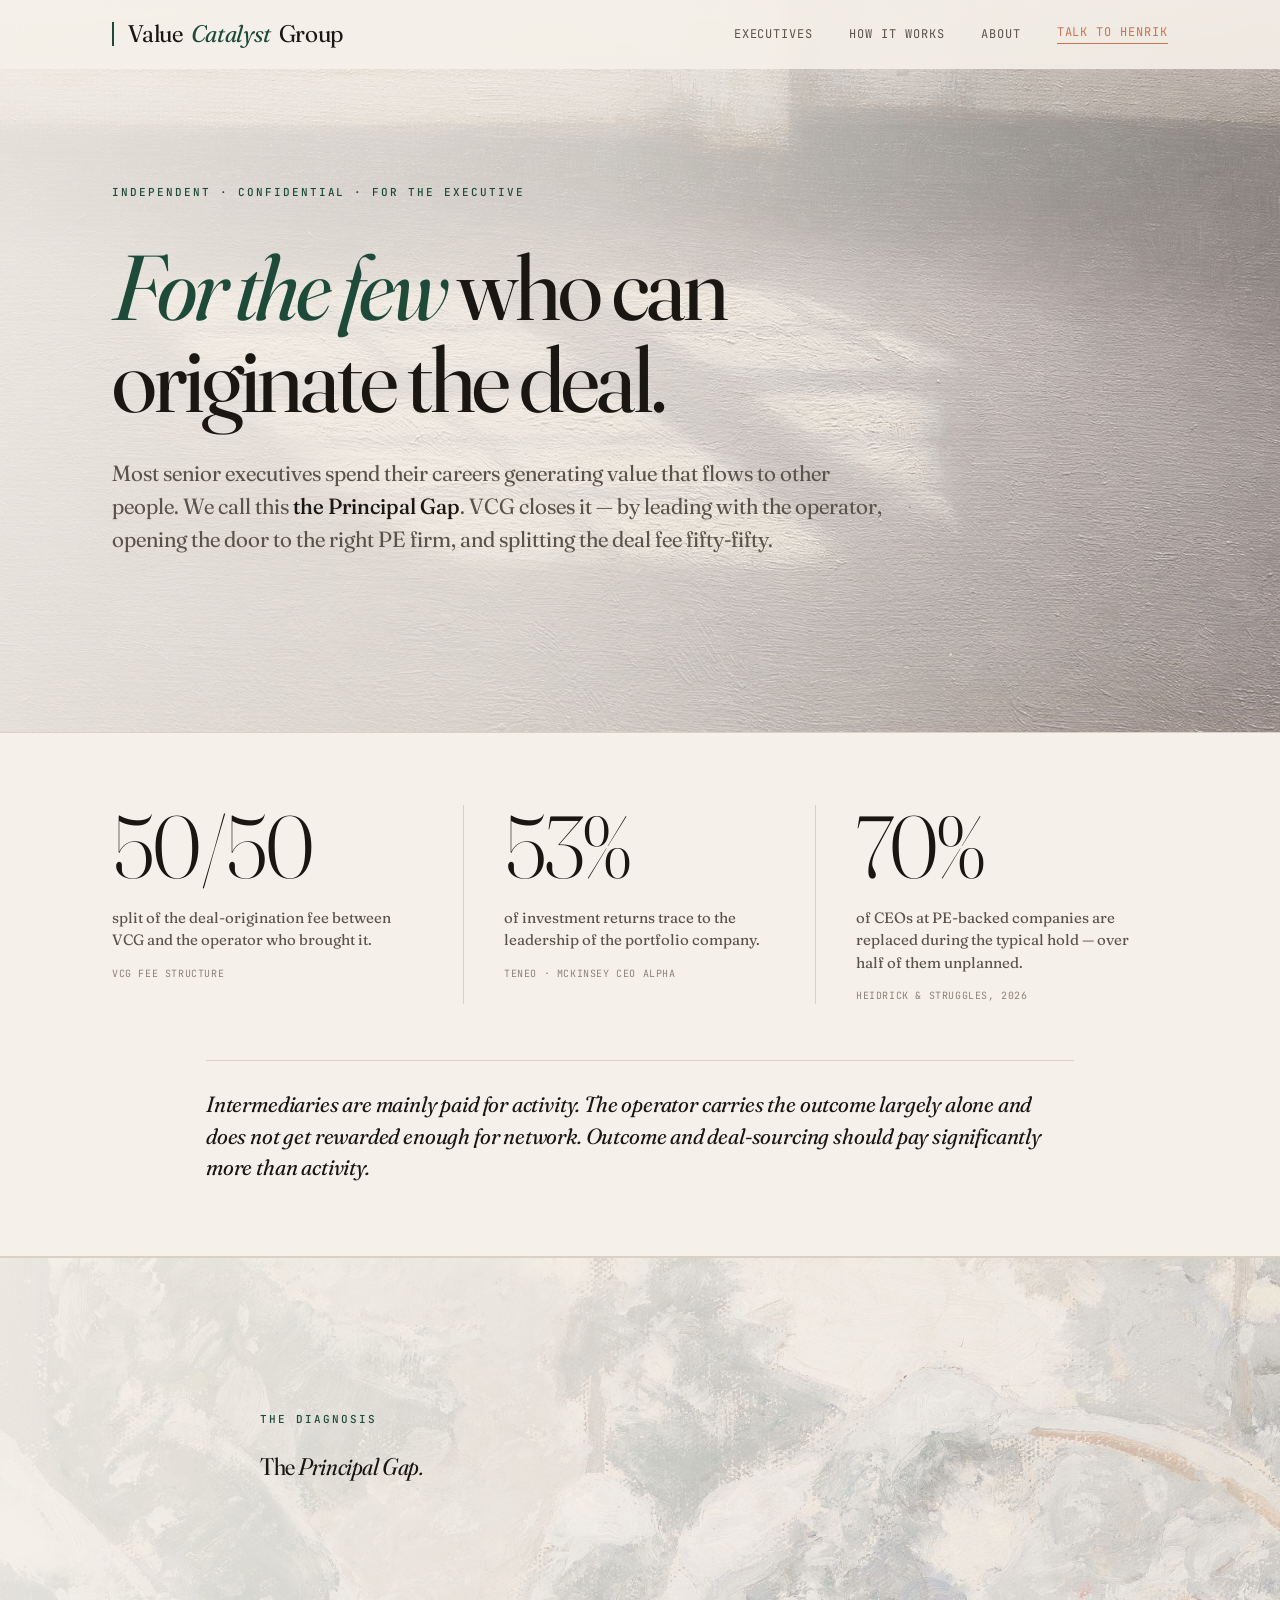
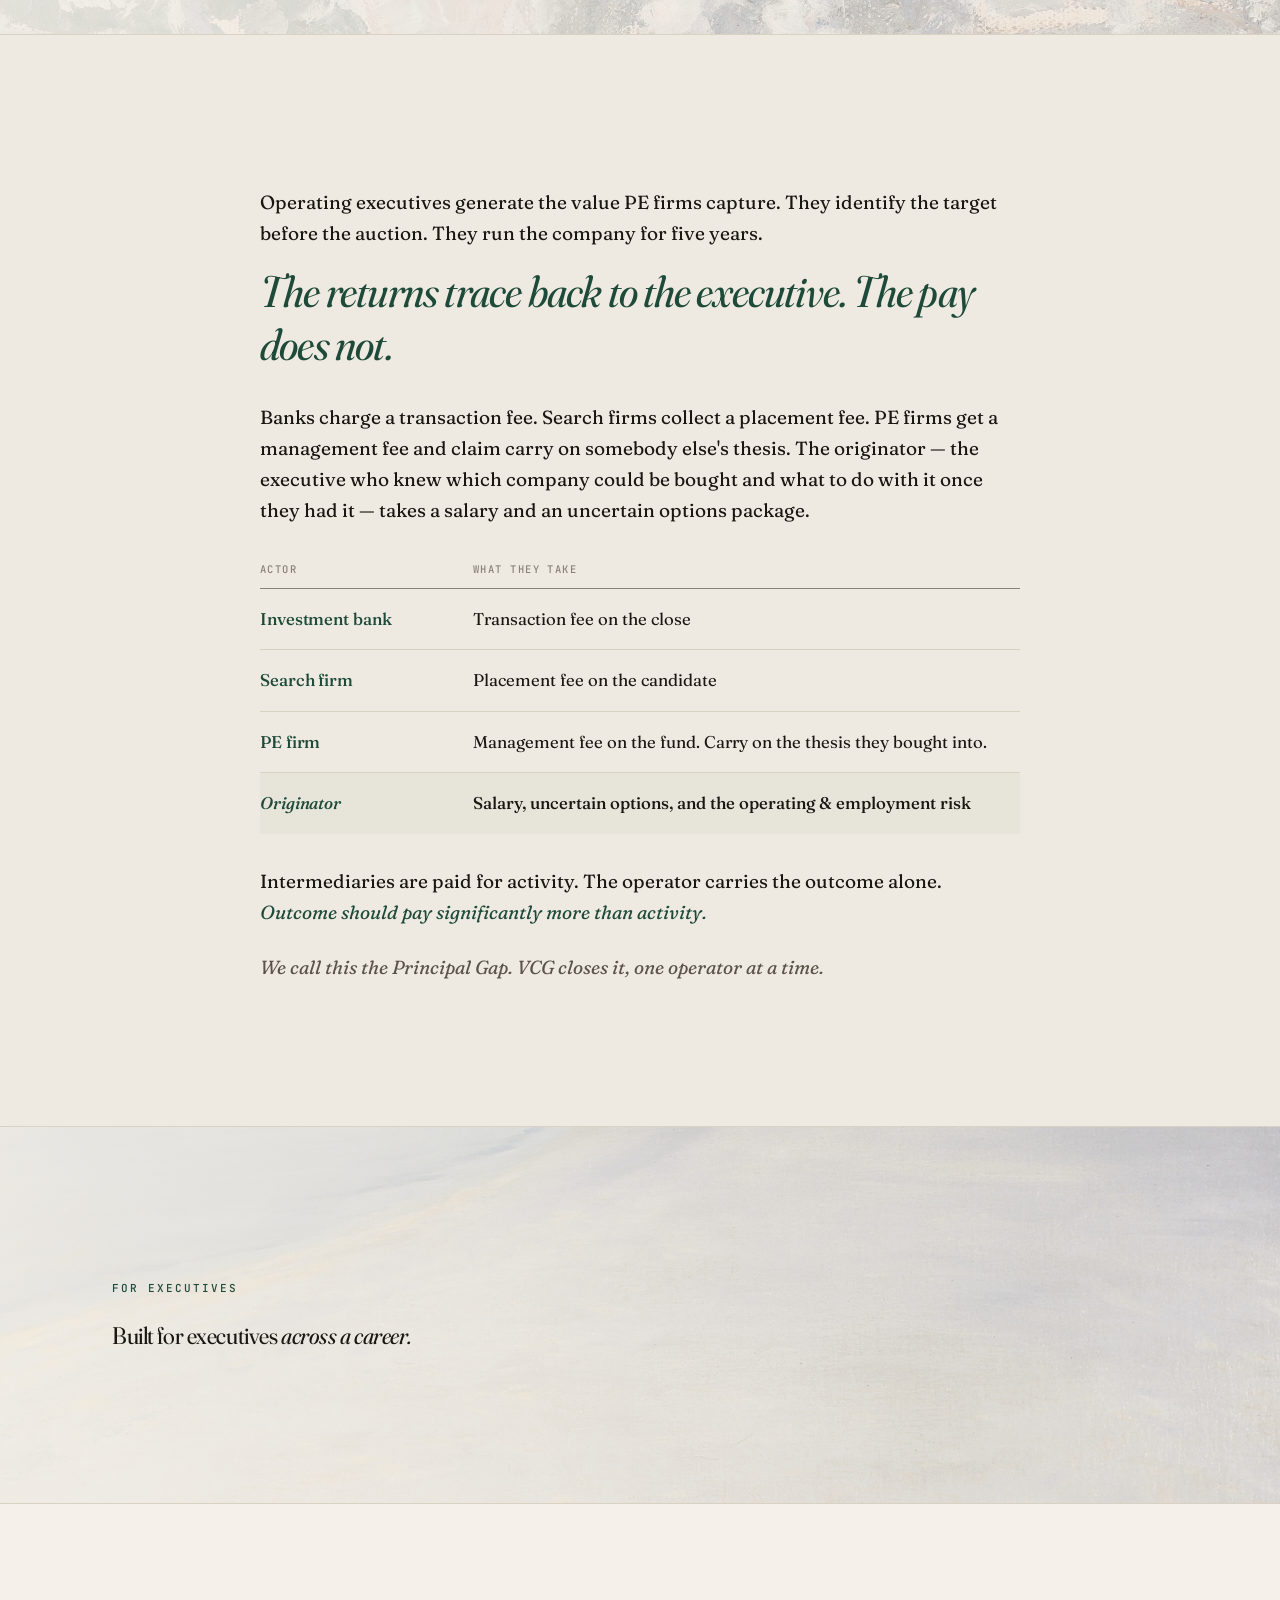
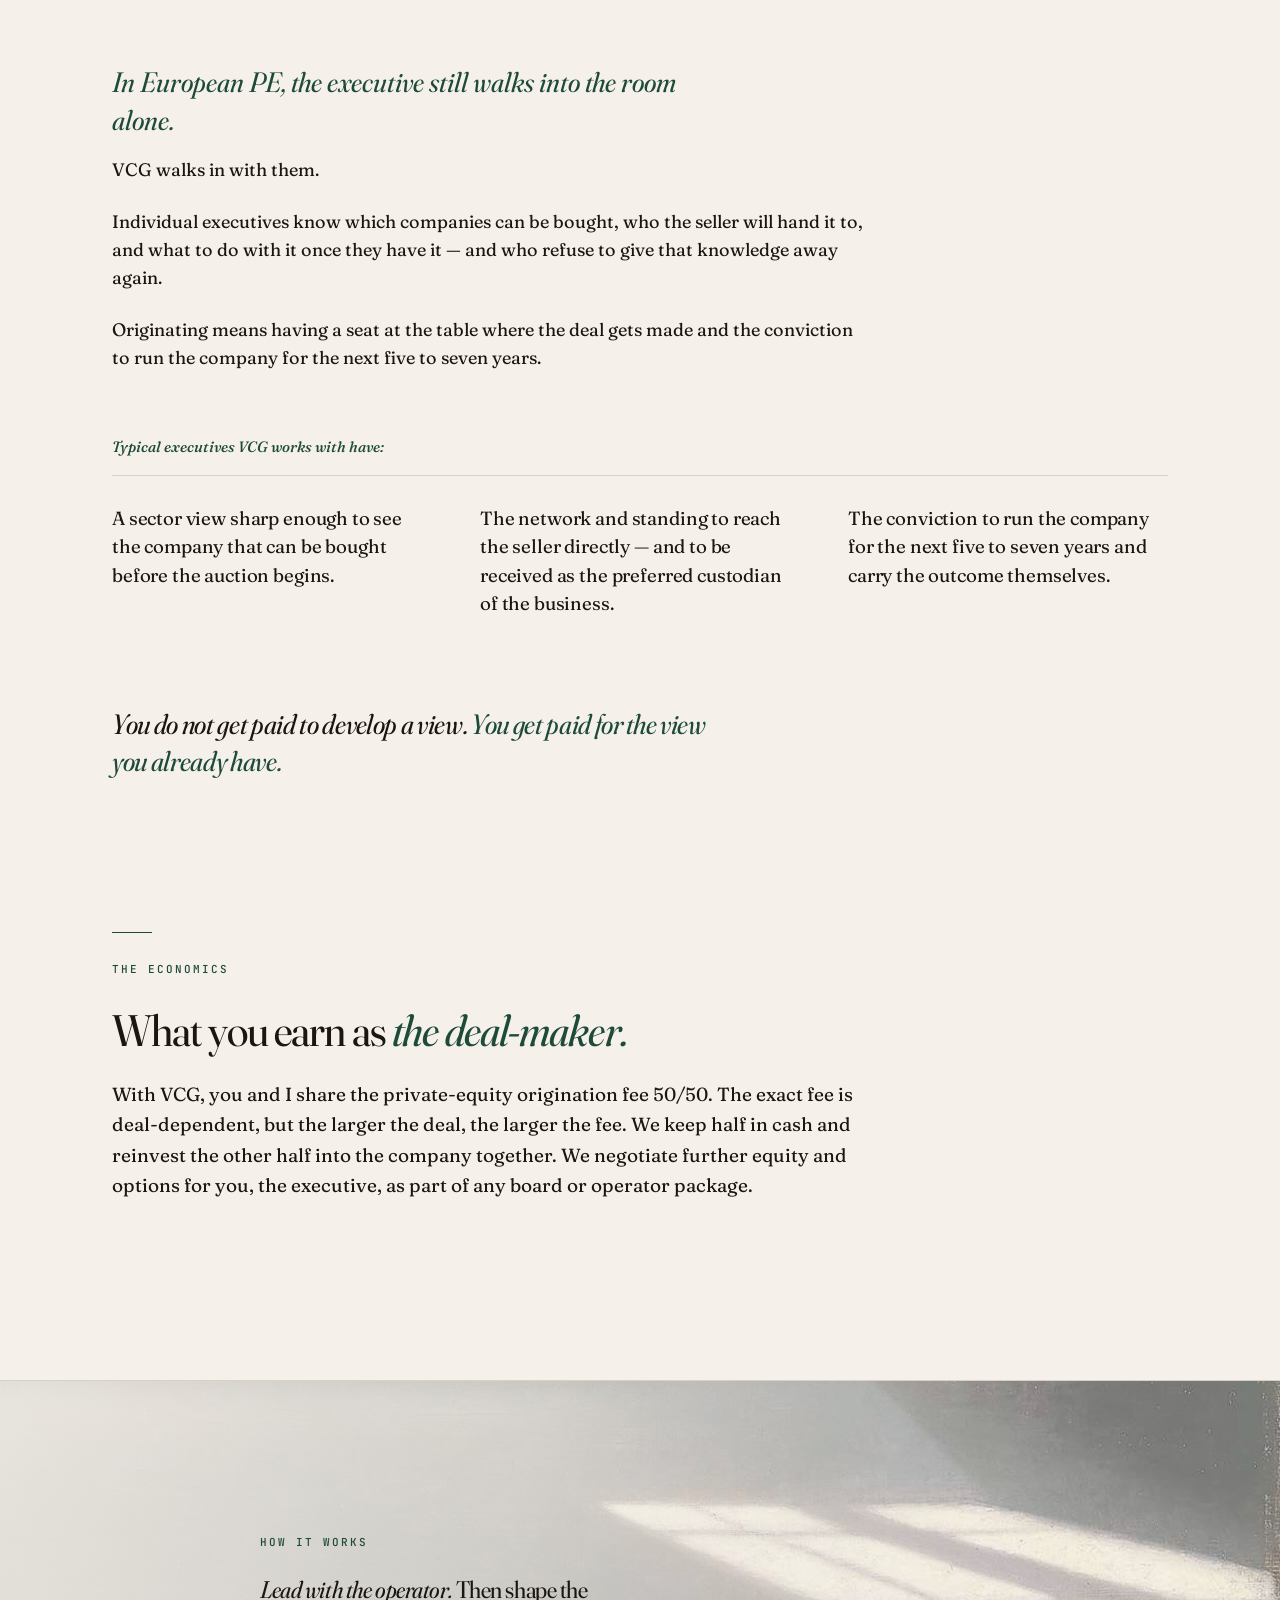
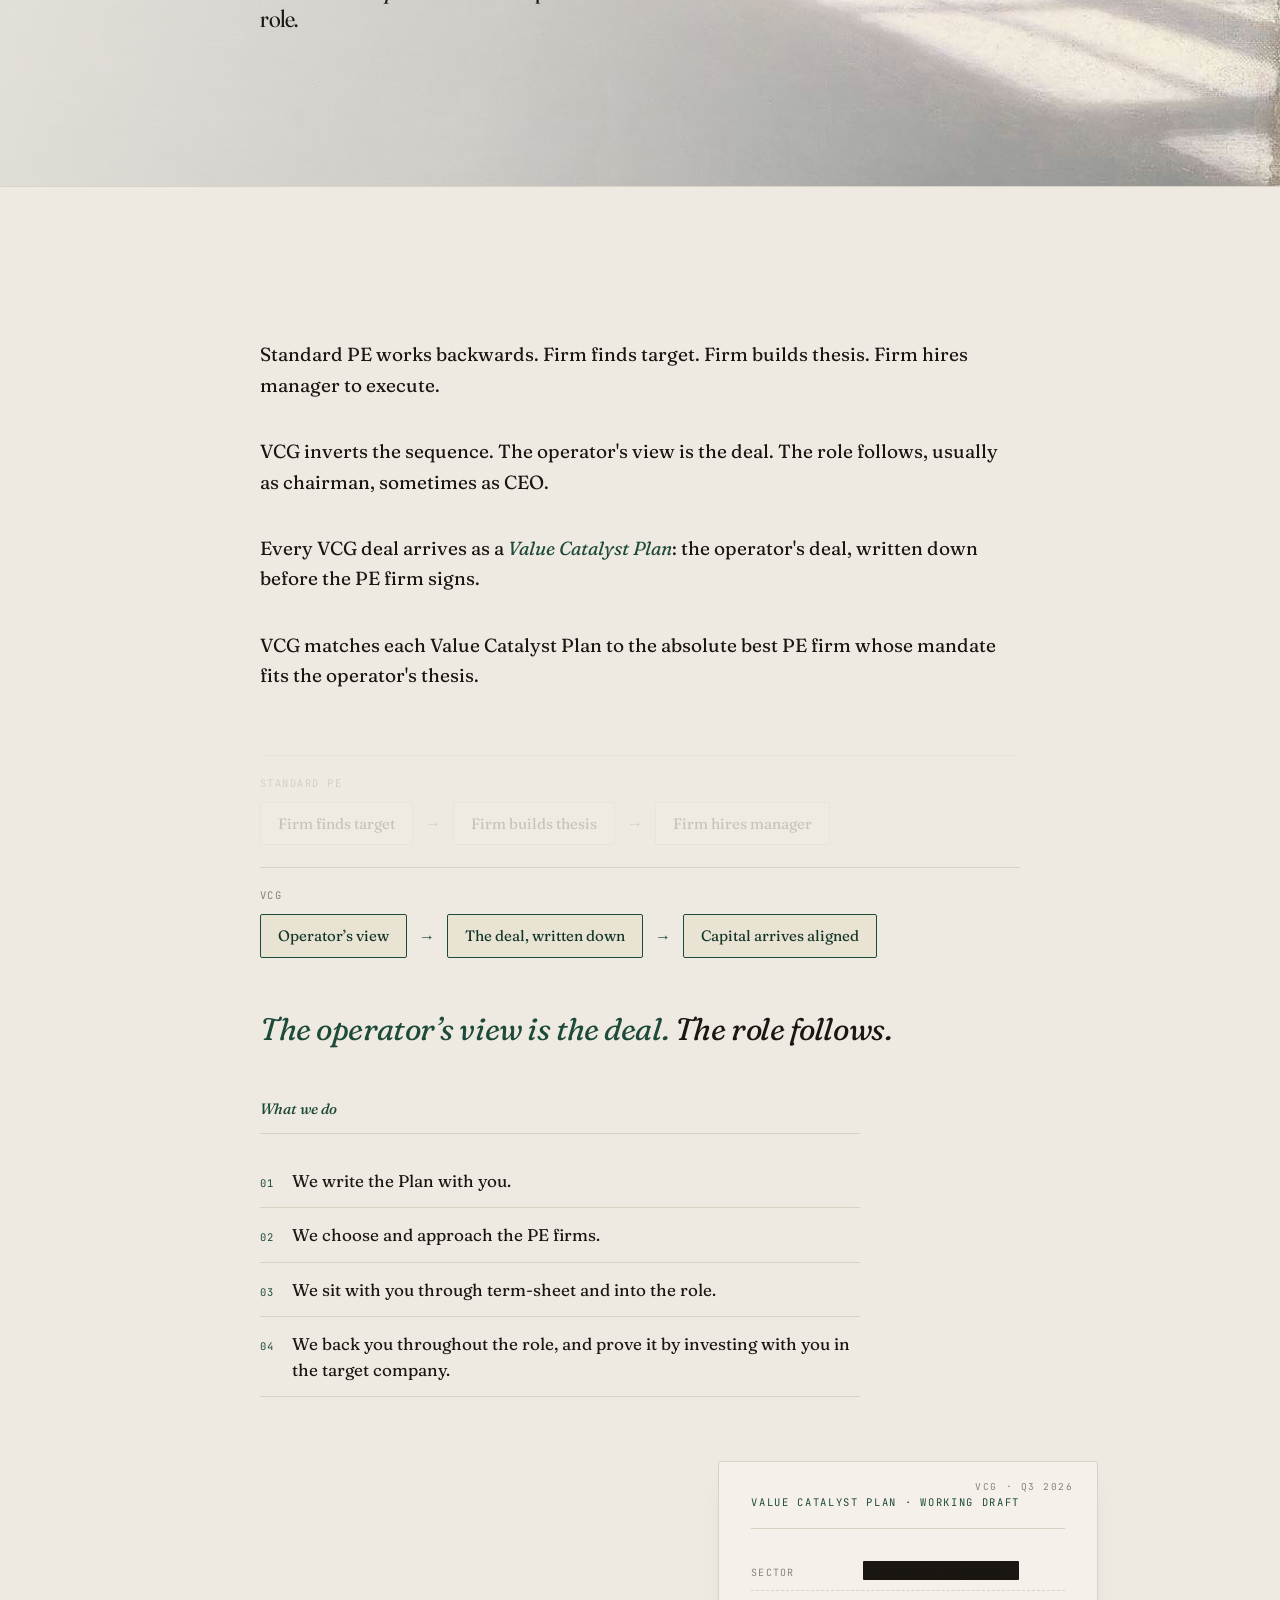
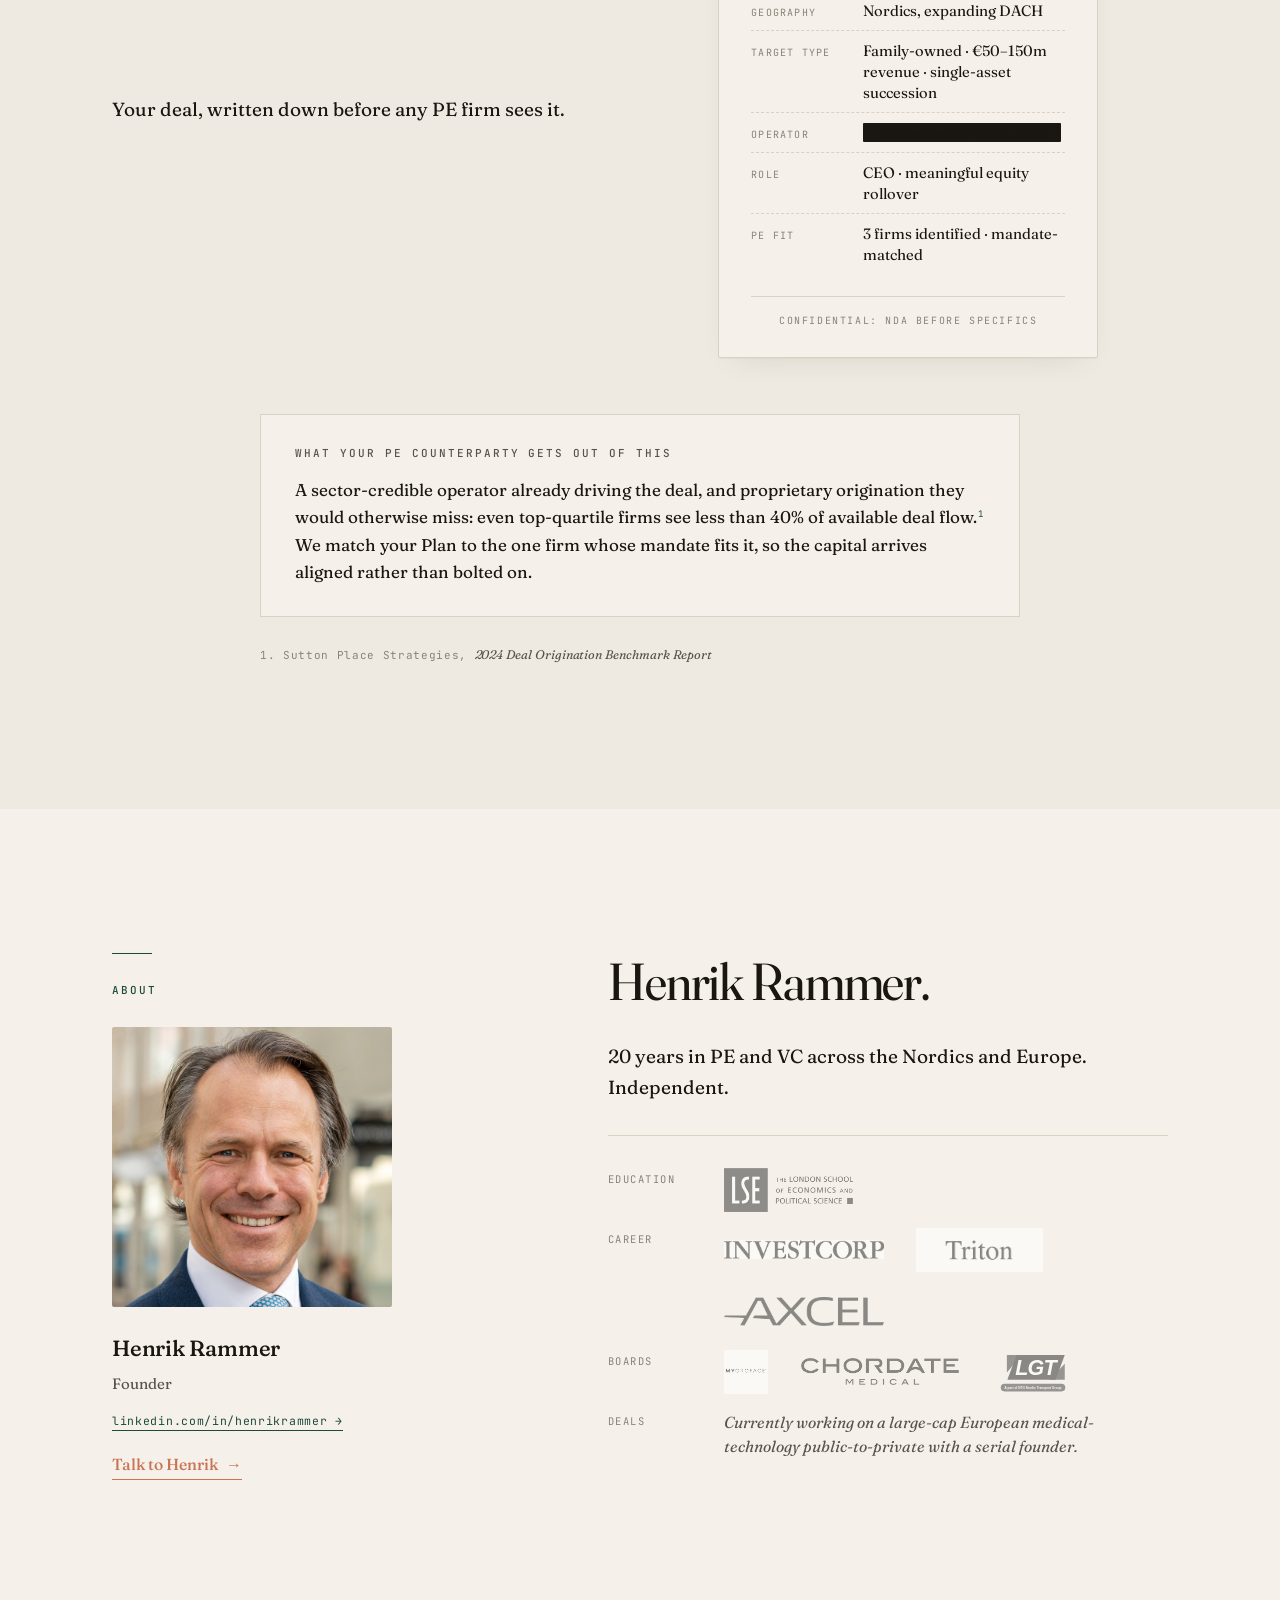
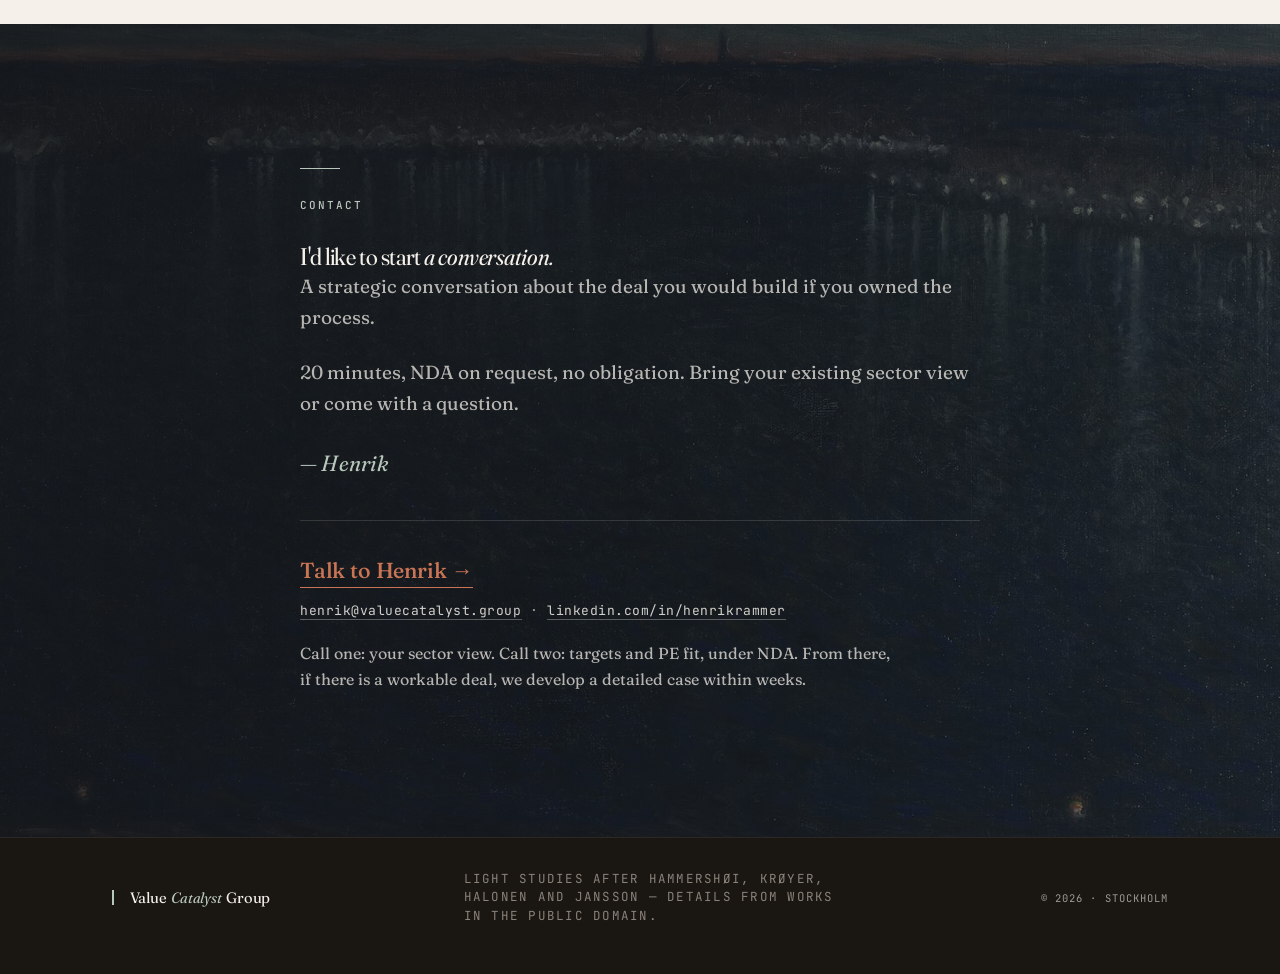
<file: preview/masters/index.html>
<!DOCTYPE html>
<html lang="en">
<head>
  <meta charset="UTF-8">
  <meta name="viewport" content="width=device-width, initial-scale=1.0">
  <title>VCG &mdash; Masters preview</title>
  <meta name="description" content="Most senior executives spend their careers generating value that flows to other people. We call this the Principal Gap. VCG closes it: we lead with the operator, open the door to the right PE firm, and split the deal fee fifty-fifty.">
  <meta name="robots" content="noindex, nofollow">
  <link rel="icon" type="image/svg+xml" href="/favicon.svg">
  <meta property="og:title" content="Value Catalyst Group — For the few who can originate the deal">
  <meta property="og:description" content="Most senior executives spend their careers generating value that flows to other people. We call this the Principal Gap. VCG closes it: we lead with the operator, open the door to the right PE firm, and split the deal fee fifty-fifty.">
  <meta property="og:image" content="https://valuecatalyst.group/og-image.png">
  <meta property="og:image:width" content="1200">
  <meta property="og:image:height" content="630">
  <meta property="og:type" content="website">
  <meta property="og:url" content="https://valuecatalyst.group/">
  <link rel="apple-touch-icon" href="/favicon.svg">
  <link rel="preconnect" href="https://fonts.googleapis.com">
  <link rel="preconnect" href="https://fonts.gstatic.com" crossorigin>
  <link href="https://fonts.googleapis.com/css2?family=Fraunces:opsz,wght@9..144,300;9..144,400;9..144,500;9..144,600;9..144,700&family=JetBrains+Mono:wght@400;500&display=swap" rel="stylesheet">
  <style>
    *, *::before, *::after { box-sizing: border-box; margin: 0; padding: 0; }
    html { scroll-behavior: smooth; }
    body {
      font-family: 'Fraunces', Georgia, serif;
      font-variation-settings: "opsz" 14, "SOFT" 50;
      color: var(--ink);
      background: var(--paper);
      -webkit-font-smoothing: antialiased;
      -moz-osx-font-smoothing: grayscale;
      font-feature-settings: "ss01", "ss02", "lnum";
    }
    a { text-decoration: none; color: inherit; }
    img, svg { max-width: 100%; display: block; }

    :root {
      --paper: #F5F1EA;
      --paper-soft: #EFEAE1;
      --ink: #1A1612;
      --ink-soft: #5A534A;
      --ink-faint: #8A8278;
      --rule: #D9D2C3;
      --accent: #1E4A3A;
      --accent-deep: #143428;
      --accent-faint: #E8E3D3;
      --cta: #C97455;          /* Claude orange — reserved for primary CTA */
      --cta-deep: #A85C40;
      --max: 1120px;
      --max-narrow: 760px;
      --ease: cubic-bezier(0.16, 1, 0.3, 1);
    }

    ::selection { background: var(--accent); color: var(--paper); }

    .container { max-width: var(--max); margin: 0 auto; padding: 0 32px; }
    .narrow { max-width: var(--max-narrow); margin: 0 auto; padding: 0 32px; }

    .eyebrow {
      font-family: 'JetBrains Mono', ui-monospace, monospace;
      font-size: 11px;
      font-weight: 500;
      letter-spacing: 0.18em;
      text-transform: uppercase;
      color: var(--accent);
    }
    .eyebrow--ink { color: var(--ink-soft); }

    .rule {
      width: 40px;
      height: 1px;
      background: var(--accent);
      margin: 0 0 28px;
    }

    /* Typography base */
    h1, h2, h3, h4 {
      font-family: 'Fraunces', Georgia, serif;
      font-weight: 400;
      letter-spacing: -0.018em;
      color: var(--ink);
      font-variation-settings: "opsz" 144, "SOFT" 30;
    }
    p { font-size: 18px; line-height: 1.55; color: var(--ink); }

    /* ── Nav ── */
    .nav {
      position: fixed; top: 0; left: 0; right: 0; z-index: 50;
      background: rgba(245, 241, 234, 0.88);
      backdrop-filter: saturate(140%) blur(10px);
      -webkit-backdrop-filter: saturate(140%) blur(10px);
      border-bottom: 1px solid transparent;
      transition: border-color 240ms var(--ease), background 240ms var(--ease);
    }
    .nav.scrolled { border-bottom-color: var(--rule); }
    .nav__inner {
      max-width: var(--max); margin: 0 auto; padding: 0 32px;
      height: 68px; display: flex; align-items: center; justify-content: space-between;
    }
    /* ── VCG mark ──────────────────────────────────── */
    .vcg-mark {
      display: inline-flex; align-items: stretch; gap: 16px;
      font-family: 'Fraunces', Georgia, serif;
      color: var(--ink); text-decoration: none;
    }
    .vcg-mark__rule {
      width: 1.5px; background: var(--accent); flex-shrink: 0;
      align-self: stretch;
    }
    .vcg-mark__body {
      display: flex; flex-direction: column; justify-content: center;
    }
    .vcg-mark__word {
      font-size: 22px; line-height: 1; font-weight: 400;
      letter-spacing: -0.015em; word-spacing: 0.14em; white-space: nowrap;
      font-variation-settings: "opsz" 72, "SOFT" 20;
      color: var(--ink);
    }
    .vcg-mark__word em {
      font-style: italic; color: var(--accent); font-weight: 400;
      font-variation-settings: "opsz" 72, "SOFT" 30;
    }
    /* Nav: smaller */
    .vcg-mark--nav .vcg-mark__word { font-size: 24px; }
    .vcg-mark--nav { gap: 14px; }

    /* Hero / large display */
    .vcg-mark--hero .vcg-mark__word { font-size: 40px; }

    /* Reversed on forest — card backs, signage */
    .vcg-mark--reversed { color: var(--paper); }
    .vcg-mark--reversed .vcg-mark__word { color: var(--paper); }
    .vcg-mark--reversed .vcg-mark__word em { color: #B8C7BC; }
    .vcg-mark--reversed .vcg-mark__rule { background: #B8C7BC; }
    .nav__links { display: flex; gap: 36px; align-items: center; }
    .nav__link {
      font-family: 'JetBrains Mono', ui-monospace, monospace;
      font-size: 12px; letter-spacing: 0.08em; text-transform: uppercase;
      color: var(--ink-soft);
      transition: color 180ms var(--ease);
    }
    .nav__link:hover { color: var(--accent); }
    .nav__cta {
      font-family: 'JetBrains Mono', ui-monospace, monospace;
      font-size: 12px; letter-spacing: 0.08em; text-transform: uppercase;
      color: var(--cta); padding-bottom: 3px;
      border-bottom: 1px solid var(--cta);
      transition: color 180ms var(--ease), border-color 180ms var(--ease);
    }
    .nav__cta:hover { color: var(--cta-deep); border-color: var(--cta-deep); }

    .nav__toggle { display: none; background: none; border: none; cursor: pointer; padding: 8px; }
    .nav__toggle span { display: block; width: 22px; height: 1.5px; background: var(--ink); margin: 5px 0; transition: transform 200ms var(--ease); }

    /* ── Hero ── */
    .hero {
      padding: 184px 0 120px;
      position: relative;
    }
    .hero__eyebrow { margin-bottom: 40px; }
    .hero h1 {
      font-size: clamp(48px, 7.2vw, 92px);
      line-height: 1.0;
      letter-spacing: -0.034em;
      font-weight: 400;
      font-variation-settings: "opsz" 144, "SOFT" 10;
      max-width: 16ch;
      margin-bottom: 32px;
      color: var(--ink);
    }
    .hero h1 em {
      font-style: italic;
      font-weight: 400;
      color: var(--accent);
    }
    .hero__sub {
      font-size: 22px;
      line-height: 1.5;
      color: var(--ink-soft);
      max-width: 56ch;
      margin-bottom: 56px;
      font-weight: 400;
      font-variation-settings: "opsz" 72, "SOFT" 30;
    }
    .hero__sub strong {
      color: var(--ink);
      font-weight: 500;
    }
    .hero__entry {
      display: flex; flex-wrap: wrap; gap: 56px; align-items: baseline;
      padding-top: 28px;
      border-top: 1px solid var(--rule);
      max-width: 560px;
    }
    .entry {
      display: flex; flex-direction: column; gap: 6px;
    }
    .entry__label {
      font-family: 'JetBrains Mono', ui-monospace, monospace;
      font-size: 10.5px; letter-spacing: 0.14em; text-transform: uppercase;
      color: var(--ink-faint);
    }
    .entry__link {
      font-family: 'Fraunces', Georgia, serif;
      font-size: 18px; font-weight: 500;
      color: var(--ink);
      border-bottom: 1px solid var(--ink);
      padding-bottom: 2px;
      transition: color 180ms var(--ease), border-color 180ms var(--ease);
      font-variation-settings: "opsz" 36;
    }
    .entry__link:hover { color: var(--accent); border-color: var(--accent); }
    .entry__link .arr { display: inline-block; transition: transform 240ms var(--ease); margin-left: 4px; }
    .entry__link:hover .arr { transform: translateX(4px); }

    /* ── Three figures (stats) ── */
    .figures {
      border-top: 1px solid var(--rule);
      border-bottom: 1px solid var(--rule);
      padding: 72px 0;
    }
    .figures__grid {
      display: grid;
      grid-template-columns: repeat(3, 1fr);
      gap: 0;
    }
    .figure {
      padding: 0 40px;
      border-right: 1px solid var(--rule);
      position: relative;
    }
    .figure:first-child { padding-left: 0; }
    .figure:last-child { border-right: none; padding-right: 0; }
    .figure__number {
      font-family: 'Fraunces', Georgia, serif;
      font-size: clamp(54px, 7vw, 88px);
      font-weight: 300;
      line-height: 0.95;
      letter-spacing: -0.035em;
      color: var(--ink);
      font-variation-settings: "opsz" 144, "SOFT" 0;
      margin-bottom: 18px;
      font-feature-settings: "lnum", "ss01";
    }
    .figure__number em {
      font-style: italic;
      font-weight: 300;
      color: var(--accent);
    }
    .figure__desc {
      font-size: 15px;
      line-height: 1.5;
      color: var(--ink-soft);
      max-width: 28ch;
    }
    .figure__src {
      font-family: 'JetBrains Mono', ui-monospace, monospace;
      font-size: 10px;
      letter-spacing: 0.06em;
      color: var(--ink-faint);
      margin-top: 14px;
      text-transform: uppercase;
    }
    .figure__src a { color: var(--ink-faint); border-bottom: 1px solid transparent; transition: color 180ms var(--ease), border-color 180ms var(--ease); }
    .figure__src a:hover { color: var(--accent); border-bottom-color: var(--accent); }
    .figures__caption {
      margin-top: 56px;
      padding-top: 28px;
      border-top: 1px solid var(--rule);
      font-family: 'Fraunces', Georgia, serif;
      font-size: clamp(18px, 1.8vw, 22px);
      font-style: italic;
      font-weight: 400;
      line-height: 1.45;
      letter-spacing: -0.008em;
      color: var(--ink);
      text-align: left;
      max-width: 62ch;
      margin-left: auto;
      margin-right: auto;
      font-variation-settings: "opsz" 72, "SOFT" 30;
    }

    /* ── Section ── */
    .section { padding: 144px 0; position: relative; }
    .section--paper-soft { background: var(--paper-soft); }
    .section--ink { background: var(--ink); }
    .section--ink p, .section--ink h2, .section--ink h3 { color: var(--paper); }
    .section--ink p { color: rgba(245, 241, 234, 0.72); }

    .section__lede {
      max-width: 70ch;
      margin-bottom: 56px;
    }
    .section h2.section__title {
      font-size: clamp(32px, 4.4vw, 52px);
      line-height: 1.08;
      letter-spacing: -0.022em;
      font-weight: 400;
      max-width: 22ch;
      margin-bottom: 32px;
      font-variation-settings: "opsz" 144, "SOFT" 20;
    }
    .section h2.section__title em { font-style: italic; color: var(--accent); font-weight: 400; }
    .section--ink h2.section__title em { color: #B8C7BC; }

    /* ── Proof band: relocated 53% with full citation ── */
    .proof-band {
      padding: 96px 0;
      background: var(--paper);
      border-bottom: 1px solid var(--rule);
      text-align: left;
    }
    .proof-band__number {
      font-family: 'Fraunces', Georgia, serif;
      font-size: clamp(96px, 14vw, 184px);
      font-weight: 300;
      line-height: 0.9;
      letter-spacing: -0.04em;
      color: var(--ink);
      font-variation-settings: "opsz" 144, "SOFT" 0;
      margin-bottom: 32px;
      font-feature-settings: "lnum", "ss01";
    }
    .proof-band__number em {
      font-style: italic;
      font-weight: 300;
      color: var(--accent);
    }
    .proof-band__claim {
      font-family: 'Fraunces', Georgia, serif;
      font-size: clamp(24px, 3.2vw, 38px);
      font-weight: 400;
      line-height: 1.25;
      letter-spacing: -0.018em;
      color: var(--ink);
      max-width: 28ch;
      margin-bottom: 28px;
      font-variation-settings: "opsz" 144, "SOFT" 30;
    }
    .proof-band__claim--editorial {
      font-size: clamp(28px, 3.8vw, 46px);
      max-width: 38ch;
      margin-bottom: 0;
      line-height: 1.22;
    }
    .proof-band__claim--editorial em {
      font-style: italic;
      color: var(--accent);
    }
    .proof-band__source {
      font-family: 'JetBrains Mono', ui-monospace, monospace;
      font-size: 11px;
      letter-spacing: 0.1em;
      text-transform: uppercase;
      color: var(--ink-faint);
      line-height: 1.7;
    }
    .proof-band__source em {
      font-family: 'Fraunces', Georgia, serif;
      font-style: italic;
      text-transform: none;
      letter-spacing: -0.005em;
      font-size: 13px;
      color: var(--ink-soft);
    }
    .proof-band__source a {
      color: var(--ink-faint);
      border-bottom: 1px solid transparent;
      transition: color 180ms var(--ease), border-color 180ms var(--ease);
    }
    .proof-band__source a:hover {
      color: var(--accent);
      border-bottom-color: var(--accent);
    }

    /* ── Audience sections ── */
    .audience {
      display: grid;
      grid-template-columns: 1fr 1.15fr;
      gap: 96px;
      align-items: start;
    }
    .audience__head .section__title { margin-bottom: 24px; }
    .audience__head p.audience__pitch {
      font-size: 19px;
      line-height: 1.6;
      color: var(--ink-soft);
      max-width: 38ch;
    }
    .audience__body p {
      font-size: 18px;
      line-height: 1.62;
      color: var(--ink);
      margin-bottom: 26px;
    }
    .audience__body p.audience__note {
      color: var(--ink-soft);
    }
    .audience__list {
      list-style: none;
      margin: 28px 0 32px;
      padding-top: 20px;
      border-top: 1px solid var(--rule);
    }
    .audience__list li {
      font-size: 17px;
      line-height: 1.5;
      color: var(--ink);
      padding: 14px 0;
      border-bottom: 1px solid var(--rule);
      display: grid;
      grid-template-columns: 32px 1fr;
      align-items: baseline;
    }
    .audience__list li::before {
      content: counter(li, decimal-leading-zero);
      font-family: 'JetBrains Mono', ui-monospace, monospace;
      font-size: 10.5px;
      letter-spacing: 0.1em;
      color: var(--accent);
      counter-increment: li;
    }
    .audience__list { counter-reset: li; }

    .audience__subhead {
      font-family: 'Fraunces', Georgia, serif;
      font-size: 15px;
      font-weight: 500;
      font-style: italic;
      color: var(--accent);
      margin: 20px 0 10px;
      font-variation-settings: "opsz" 36;
    }

    .terms {
      margin-top: 40px;
      padding: 28px 32px;
      background: var(--accent-faint);
      border-left: 2px solid var(--accent);
    }
    .terms__label {
      font-family: 'JetBrains Mono', ui-monospace, monospace;
      font-size: 10.5px;
      letter-spacing: 0.14em;
      text-transform: uppercase;
      color: var(--accent);
      margin-bottom: 10px;
    }
    .terms p {
      font-size: 15.5px;
      line-height: 1.6;
      color: var(--ink);
      margin: 0;
    }

    /* ── Pull quote ── */
    .pullquote {
      margin: 40px 0;
      padding: 32px 0 32px 32px;
      border-left: 2px solid var(--accent);
      max-width: 60ch;
    }
    .pullquote p {
      font-family: 'Fraunces', Georgia, serif;
      font-size: 28px;
      line-height: 1.32;
      letter-spacing: -0.012em;
      font-style: italic;
      color: var(--ink);
      font-variation-settings: "opsz" 144, "SOFT" 30;
    }
    .pullquote p em { font-style: italic; color: var(--accent); }
    .section--paper-soft .pullquote { border-left-color: var(--accent); }

    /* ── Pillars (Access / Alignment / Execution) ── */
    .pillars {
      display: grid;
      grid-template-columns: repeat(3, 1fr);
      gap: 40px;
      margin-top: 8px;
    }
    .pillar {
      border-top: 1px solid var(--rule);
      padding-top: 24px;
    }
    .pillar__name {
      font-family: 'Fraunces', Georgia, serif;
      font-size: 22px;
      font-weight: 500;
      letter-spacing: -0.012em;
      color: var(--accent);
      margin-bottom: 14px;
      font-variation-settings: "opsz" 72, "SOFT" 20;
    }
    .pillar__text {
      font-size: 16.5px;
      line-height: 1.6;
      color: var(--ink);
    }
    .pillar__cite {
      font-family: 'JetBrains Mono', ui-monospace, monospace;
      font-size: 9px;
      vertical-align: super;
      line-height: 0;
      margin-left: 1px;
    }
    .pillar__cite a {
      color: var(--accent);
      border-bottom: none;
      transition: color 180ms var(--ease);
    }
    .pillar__cite a:hover { color: var(--ink); }
    .pillars__footnote {
      margin-top: 28px;
      font-family: 'JetBrains Mono', ui-monospace, monospace;
      font-size: 11px;
      letter-spacing: 0.06em;
      color: var(--ink-faint);
      line-height: 1.6;
    }
    .pillars__footnote em {
      font-family: 'Fraunces', Georgia, serif;
      font-style: italic;
      letter-spacing: -0.005em;
      font-size: 12.5px;
      color: var(--ink-soft);
    }
    .pillars__footnote a {
      color: var(--ink-faint);
      border-bottom: 1px solid transparent;
      transition: color 180ms var(--ease), border-color 180ms var(--ease);
    }
    .pillars__footnote a:hover {
      color: var(--accent);
      border-bottom-color: var(--accent);
    }

    /* ── About ── */
    .about__grid {
      display: grid;
      grid-template-columns: 1fr 1.4fr;
      gap: 96px;
      align-items: start;
    }
    .about__meta {
      position: sticky;
      top: 100px;
    }
    .about__meta .eyebrow { margin-bottom: 16px; }
    .about__name {
      font-family: 'Fraunces', Georgia, serif;
      font-size: 22px;
      font-weight: 500;
      letter-spacing: -0.01em;
      color: var(--ink);
      margin-bottom: 8px;
    }
    .about__role {
      font-size: 15px;
      color: var(--ink-soft);
      line-height: 1.5;
    }
    .about__linkedin {
      margin-top: 16px;
      font-family: 'JetBrains Mono', ui-monospace, monospace;
      font-size: 11.5px;
      letter-spacing: 0.06em;
    }
    .about__linkedin a {
      color: var(--accent);
      border-bottom: 1px solid var(--accent);
      padding-bottom: 2px;
      transition: opacity 180ms var(--ease);
    }
    .about__linkedin a:hover { opacity: 0.7; }
    .about__body p {
      font-size: 19px;
      line-height: 1.62;
      color: var(--ink);
      margin-bottom: 24px;
    }
    .about__body p:first-child {
      font-size: 22px;
      line-height: 1.45;
      color: var(--ink);
      margin-bottom: 32px;
      font-variation-settings: "opsz" 72, "SOFT" 30;
    }
    .about__body p:first-child em {
      font-style: italic;
      color: var(--accent);
    }

    /* ── Contact ── */
    .contact__inner {
      max-width: 68ch;
      margin: 0 auto;
      text-align: left;
    }
    .contact h2 {
      font-size: clamp(48px, 6.8vw, 88px);
      line-height: 1.0;
      letter-spacing: -0.03em;
      color: var(--paper);
      margin-bottom: 48px;
      font-weight: 400;
      font-variation-settings: "opsz" 144, "SOFT" 10;
      max-width: 18ch;
    }
    .contact h2 em { font-style: italic; color: #B8C7BC; }
    .contact__para {
      font-size: 19px;
      line-height: 1.62;
      color: rgba(245,241,234,0.75);
      margin-bottom: 24px;
      max-width: 64ch;
    }
    .contact__email-wrap {
      margin-top: 48px;
      padding-top: 36px;
      border-top: 1px solid rgba(245,241,234,0.14);
    }
    .contact__email {
      font-family: 'Fraunces', Georgia, serif;
      font-size: clamp(14px, 1.7vw, 22px);
      font-weight: 500;
      color: var(--cta);
      border-bottom: 1px solid var(--cta);
      padding-bottom: 3px;
      font-variation-settings: "opsz" 36, "SOFT" 20;
      transition: opacity 200ms var(--ease);
      letter-spacing: -0.008em;
    }
    .contact__email:hover { opacity: 0.78; }
    .contact__email-sub {
      display: block;
      margin-top: 18px;
      font-family: 'JetBrains Mono', ui-monospace, monospace;
      font-size: 13px;
      letter-spacing: 0.04em;
      color: rgba(245,241,234,0.6);
    }
    .contact__email-sub a { color: rgba(245,241,234,0.85); border-bottom: 1px solid rgba(245,241,234,0.3); }
    .contact__email-sub a:hover { color: var(--paper); }
    .contact__meta {
      font-family: 'JetBrains Mono', ui-monospace, monospace;
      font-size: 11px;
      letter-spacing: 0.14em;
      text-transform: uppercase;
      color: rgba(245,241,234,0.6);
      margin-top: 18px;
    }

    /* ── Footer ── */
    .footer {
      background: var(--ink);
      padding: 32px 0 48px;
      border-top: 1px solid rgba(245,241,234,0.08);
    }
    .footer__inner {
      max-width: var(--max);
      margin: 0 auto;
      padding: 0 32px;
      display: flex;
      justify-content: space-between;
      align-items: center;
      gap: 24px;
      flex-wrap: wrap;
    }
    .footer__brand {
      display: flex; align-items: center; gap: 10px;
    }
    .footer__brand svg { width: 22px; }
    .footer__brand span {
      font-family: 'Fraunces', Georgia, serif;
      font-size: 15px;
      color: var(--paper);
      font-variation-settings: "opsz" 36;
    }
    .footer__copy {
      font-family: 'JetBrains Mono', ui-monospace, monospace;
      font-size: 10.5px;
      letter-spacing: 0.1em;
      text-transform: uppercase;
      color: rgba(245,241,234,0.6);
    }

    /* ── Credibility logo strip ── */
    .credibility {
      padding: 56px 0;
      border-top: 1px solid var(--rule);
      border-bottom: 1px solid var(--rule);
      background: var(--paper);
    }
    .credibility__head {
      display: flex; align-items: baseline; justify-content: space-between;
      gap: 24px; margin-bottom: 28px; flex-wrap: wrap;
    }
    .credibility__note {
      font-family: 'Fraunces', Georgia, serif;
      font-size: 15px; font-style: italic; color: var(--ink-soft);
      max-width: 36ch;
    }
    .credibility__logos {
      display: flex; flex-wrap: wrap; gap: 20px; align-items: center;
    }
    .credibility__logo {
      display: inline-flex; align-items: center;
    }
    .credibility__logo img {
      width: auto;
      opacity: 0.45;
      transition: opacity 240ms var(--ease);
    }
    .credibility__logo:hover img { opacity: 0.85; }
    /* Per-logo height tuning so the actual letterforms read at a similar x-height (~22-26px) across the row */
    .credibility__logo--lse img        { max-height: 40px; }
    .credibility__logo--investcorp     { min-width: 160px; justify-content: center; }
    .credibility__logo--investcorp img { max-height: 18px; }
    .credibility__logo--triton img     { max-height: 44px; mix-blend-mode: multiply; }
    .credibility__logo--axcel img      { max-height: 26px; mix-blend-mode: multiply; }
    .credibility__logo--chordate img   { max-height: 30px; }
    /* Myoroface source is 1:1 with deep whitespace padding — crop the canvas to lift the wordmark to row height */
    .credibility__logo--myoroface {
      height: 28px; width: 144px; overflow: hidden;
      justify-content: center;
    }
    .credibility__logo--myoroface img { height: 144px; max-height: none; mix-blend-mode: multiply; }
    .credibility__logo--text {
      font-family: 'Fraunces', Georgia, serif;
      font-size: 18px; font-weight: 500; letter-spacing: -0.005em;
      color: var(--ink-soft); font-variation-settings: "opsz" 36;
    }

    /* ── Alignment diagram (who's on your side) ── */
    .alignments { padding: 144px 0; background: var(--paper-soft); }
    .alignments__head { max-width: var(--max-narrow); margin: 0 auto 48px; padding: 0 32px; }
    .alignments__title {
      font-family: 'Fraunces', Georgia, serif;
      font-size: clamp(28px, 3.4vw, 44px);
      line-height: 1.12;
      letter-spacing: -0.02em;
      font-weight: 400;
      max-width: 26ch;
      margin-top: 18px;
      font-variation-settings: "opsz" 144, "SOFT" 20;
    }
    .alignments__title em { font-style: italic; color: var(--accent); }
    .alignments__grid {
      max-width: var(--max); margin: 0 auto; padding: 0 32px;
    }
    .align-row {
      display: grid;
      grid-template-columns: 220px 1fr 220px;
      gap: 32px;
      padding: 22px 0;
      border-bottom: 1px solid var(--rule);
      align-items: center;
    }
    .align-row:first-child {
      border-top: 1px solid var(--rule);
    }
    .align-row--head {
      padding: 12px 0;
      border-bottom-color: var(--ink-faint);
    }
    .align-head {
      font-family: 'JetBrains Mono', ui-monospace, monospace;
      font-size: 10.5px; letter-spacing: 0.16em; text-transform: uppercase;
      color: var(--ink-faint);
    }
    .align-head--right { justify-self: end; }
    .align-actor {
      font-family: 'Fraunces', Georgia, serif;
      font-size: 19px; font-weight: 500;
      color: var(--ink); letter-spacing: -0.01em;
      font-variation-settings: "opsz" 36;
    }
    .align-motive {
      font-size: 16.5px; line-height: 1.5;
      color: var(--ink-soft); font-style: italic;
    }
    .align-side {
      font-family: 'JetBrains Mono', ui-monospace, monospace;
      font-size: 12px; letter-spacing: 0.1em; text-transform: uppercase;
      color: var(--ink-faint); justify-self: end; text-align: right;
    }
    .align-side .arr { display: inline-block; margin-right: 6px; }
    .align-row--vcg {
      background: linear-gradient(90deg, transparent, rgba(30,74,58,0.08));
      border-bottom-color: var(--accent);
    }
    .align-row--vcg .align-actor { color: var(--accent); }
    .align-row--vcg .align-side {
      color: var(--accent); font-weight: 500; font-size: 13px;
    }

    /* ── Who-this-is-for block (3 required things) ── */
    .who-this {
      border-top: 1px solid var(--rule);
      margin-top: 0;
    }
    .who-this__row {
      display: grid;
      grid-template-columns: 160px 1fr;
      gap: 24px;
      padding: 18px 0;
      border-bottom: 1px solid var(--rule);
      align-items: baseline;
    }
    .who-this__name {
      font-family: 'Fraunces', Georgia, serif;
      font-size: 19px;
      font-weight: 500;
      color: var(--accent);
      letter-spacing: -0.01em;
      font-variation-settings: "opsz" 36, "SOFT" 20;
    }
    .who-this__desc {
      font-size: 16.5px;
      line-height: 1.5;
      color: var(--ink);
    }

    /* 3-column variant for full-width row of "things they have" */
    .who-this--cols {
      display: grid;
      grid-template-columns: repeat(3, 1fr);
      gap: 48px;
      border-top: 1px solid var(--rule);
      padding-top: 28px;
    }
    .who-this__col {
      display: flex;
      flex-direction: column;
    }
    .who-this__col-text {
      font-family: 'Fraunces', Georgia, serif;
      font-size: 19px;
      line-height: 1.5;
      color: var(--ink);
      letter-spacing: -0.008em;
      font-variation-settings: "opsz" 36, "SOFT" 20;
      max-width: 32ch;
    }

    /* ── Fairness table (what they take) ── */
    .fairness-table, .split-table, .role-table {
      width: 100%;
      border-collapse: collapse;
      margin-top: 8px;
    }
    .fairness-table th, .split-table th {
      font-family: 'JetBrains Mono', ui-monospace, monospace;
      font-size: 10.5px;
      letter-spacing: 0.14em;
      text-transform: uppercase;
      color: var(--ink-faint);
      text-align: left;
      padding: 12px 16px 12px 0;
      border-bottom: 1px solid var(--ink-faint);
      font-weight: 500;
    }
    .fairness-table td, .split-table td, .role-table td {
      font-family: 'Fraunces', Georgia, serif;
      font-size: 17px;
      line-height: 1.45;
      color: var(--ink);
      padding: 18px 16px 18px 0;
      border-bottom: 1px solid var(--rule);
      vertical-align: top;
      font-variation-settings: "opsz" 36;
    }
    .fairness-table td:first-child, .split-table td:first-child, .role-table td:first-child {
      font-weight: 500;
      color: var(--accent);
      width: 28%;
      letter-spacing: -0.005em;
    }
    .split-table td:first-child {
      width: 32%;
    }
    .role-table td:first-child {
      width: 38%;
    }
    .role-table tr:last-child td {
      border-bottom: none;
    }
    .fairness-table tr:last-child td, .split-table tr:last-child td {
      border-bottom: none;
    }
    /* Highlight the originator row — accent treatment in line with em throughout the page */
    .fairness-table tr.fairness-table__originator td {
      background: rgba(30, 74, 58, 0.04);
      color: var(--ink);
      font-weight: 500;
    }
    .fairness-table tr.fairness-table__originator td:first-child {
      color: var(--accent);
      font-style: italic;
      font-weight: 500;
    }

    /* ── Bring grid (what we bring / what you bring) ── */
    .bring-grid {
      display: grid;
      grid-template-columns: 1fr 1fr;
      gap: 64px;
      margin-top: 16px;
    }

    /* ── Sample thesis card ── */
    .thesis-card {
      background: var(--paper);
      border: 1px solid var(--rule);
      border-radius: 2px;
      padding: 32px 32px 28px;
      max-width: 380px;
      box-shadow: 0 1px 0 rgba(26,22,18,0.03), 0 12px 32px -16px rgba(26,22,18,0.12);
      position: relative;
    }
    .thesis-card__corner {
      position: absolute; top: 18px; right: 24px;
      font-family: 'JetBrains Mono', ui-monospace, monospace;
      font-size: 9.5px; letter-spacing: 0.16em; text-transform: uppercase;
      color: var(--ink-faint);
    }
    .thesis-card__head {
      font-family: 'JetBrains Mono', ui-monospace, monospace;
      font-size: 10.5px; letter-spacing: 0.16em; text-transform: uppercase;
      color: var(--accent); margin-bottom: 22px;
      padding-bottom: 18px; border-bottom: 1px solid var(--rule);
    }
    .thesis-card__row {
      display: grid; grid-template-columns: 96px 1fr; gap: 16px;
      padding: 9px 0; align-items: baseline;
      border-bottom: 1px dashed var(--rule);
    }
    .thesis-card__row:last-of-type { border-bottom: none; }
    .thesis-card__label {
      font-family: 'JetBrains Mono', ui-monospace, monospace;
      font-size: 10px; letter-spacing: 0.12em; text-transform: uppercase;
      color: var(--ink-faint);
    }
    .thesis-card__value {
      font-family: 'Fraunces', Georgia, serif;
      font-size: 15px; line-height: 1.4; color: var(--ink);
      font-variation-settings: "opsz" 36;
    }
    .thesis-card__value .redact {
      background: var(--ink); color: var(--ink); border-radius: 1px;
      padding: 0 16px; user-select: none;
      font-variation-settings: "opsz" 12;
    }
    .thesis-card__foot {
      margin-top: 22px; padding-top: 16px;
      border-top: 1px solid var(--rule);
      text-align: center;
      font-family: 'JetBrains Mono', ui-monospace, monospace;
      font-size: 10px; letter-spacing: 0.16em; text-transform: uppercase;
      color: var(--ink-faint);
    }

    /* ── Deal-package card (PE-firm view) ── */
    .package {
      background: var(--paper);
      border: 1px solid var(--rule);
      border-radius: 2px;
      padding: 36px 36px 28px;
      max-width: 560px;
      box-shadow: 0 1px 0 rgba(26,22,18,0.03), 0 16px 36px -18px rgba(26,22,18,0.14);
      position: relative;
    }
    .package__head {
      font-family: 'JetBrains Mono', ui-monospace, monospace;
      font-size: 10.5px; letter-spacing: 0.16em; text-transform: uppercase;
      color: var(--accent); margin-bottom: 20px;
      padding-bottom: 16px; border-bottom: 1px solid var(--rule);
      display: flex; justify-content: space-between; align-items: baseline;
    }
    .package__head span:last-child { color: var(--ink-faint); font-weight: 500; }
    .package__row {
      display: grid; grid-template-columns: 110px 1fr 28px; gap: 18px;
      padding: 13px 0; align-items: baseline;
      border-bottom: 1px dashed var(--rule);
    }
    .package__row:last-of-type { border-bottom: none; }
    .package__label {
      font-family: 'JetBrains Mono', ui-monospace, monospace;
      font-size: 10px; letter-spacing: 0.12em; text-transform: uppercase;
      color: var(--ink-faint);
    }
    .package__value {
      font-family: 'Fraunces', Georgia, serif;
      font-size: 16px; line-height: 1.4; color: var(--ink);
      font-variation-settings: "opsz" 36;
    }
    .package__check {
      color: var(--accent); font-size: 16px; text-align: center;
    }
    .package__foot {
      margin-top: 24px; padding-top: 18px;
      border-top: 1px solid var(--rule);
      font-family: 'Fraunces', Georgia, serif;
      font-size: 17px; font-style: italic; color: var(--accent);
      text-align: right;
      font-variation-settings: "opsz" 72, "SOFT" 20;
    }

    /* ── About credentials block ── */
    .creds {
      margin-top: 32px;
      padding-top: 24px;
      border-top: 1px solid var(--rule);
    }
    .creds__row {
      display: grid; grid-template-columns: 100px 1fr; gap: 16px;
      padding: 8px 0;
    }
    .creds__label {
      font-family: 'JetBrains Mono', ui-monospace, monospace;
      font-size: 10.5px; letter-spacing: 0.14em; text-transform: uppercase;
      color: var(--ink-faint); padding-top: 4px;
    }
    .creds__value {
      font-family: 'Fraunces', Georgia, serif;
      font-size: 16px; line-height: 1.5; color: var(--ink);
      font-variation-settings: "opsz" 36;
      display: flex; flex-wrap: wrap; align-items: center; gap: 18px 32px;
    }
    .creds__logo-link {
      display: inline-flex; align-items: center; justify-content: center;
      height: 44px;
      transition: opacity 180ms var(--ease), transform 180ms var(--ease);
    }
    .creds__logo-link img {
      max-height: 44px;
      max-width: 160px;
      width: auto;
      object-fit: contain;
      filter: grayscale(1) opacity(0.55);
      transition: filter 180ms var(--ease);
    }
    .creds__logo-link:hover img,
    .creds__logo-link:focus-visible img {
      filter: grayscale(0) opacity(1);
    }
    @media (max-width: 640px) {
      .creds__logo-link img { max-height: 36px; max-width: 130px; }
    }

    /* ── Primary CTA — orange, sparing use ── */
    .cta-primary {
      display: inline-flex; align-items: baseline; gap: 8px;
      font-family: 'Fraunces', Georgia, serif;
      font-size: 19px;
      font-weight: 500;
      color: var(--cta);
      border-bottom: 1.5px solid var(--cta);
      padding-bottom: 3px;
      transition: color 180ms var(--ease), border-color 180ms var(--ease);
      font-variation-settings: "opsz" 36;
    }
    .cta-primary:hover { color: var(--cta-deep); border-color: var(--cta-deep); }
    .cta-primary .arr { display: inline-block; transition: transform 240ms var(--ease); }
    .cta-primary:hover .arr { transform: translateX(4px); }

    .entry__label--cta { color: var(--cta); }

    /* ── Henrik portrait block ── */
    .portrait {
      margin-bottom: 24px;
    }
    .portrait img {
      width: 100%;
      max-width: 280px;
      aspect-ratio: 1 / 1;
      object-fit: cover;
      object-position: center 20%;
      border-radius: 2px;
      filter: saturate(0.92) contrast(1.02);
      display: block;
    }
    .portrait__bio {
      font-size: 14.5px;
      line-height: 1.55;
      color: var(--ink-soft);
      margin-top: 14px;
      max-width: 280px;
      font-style: italic;
      font-variation-settings: "opsz" 36, "SOFT" 30;
    }

    /* ── Eyebrow line under section dividers ── */
    .section-arc-rule {
      width: 40px; height: 1px; background: var(--accent);
      margin: 0 0 28px;
    }

    /* ── Block headings inside For Executives section ── */
    .block-heading {
      font-family: 'Fraunces', Georgia, serif;
      font-size: clamp(28px, 3.6vw, 44px);
      font-weight: 400;
      line-height: 1.12;
      letter-spacing: -0.02em;
      color: var(--ink);
      margin-bottom: 24px;
      font-variation-settings: "opsz" 144, "SOFT" 20;
    }
    .block-heading em { font-style: italic; color: var(--accent); }
    .block-lede {
      font-size: 19px;
      line-height: 1.6;
      color: var(--ink);
      max-width: 60ch;
      margin-bottom: 36px;
    }
    .block-lede--soft { color: var(--ink-soft); }
    .block-finisher {
      font-family: 'Fraunces', Georgia, serif;
      font-size: 22px;
      font-style: italic;
      color: var(--ink);
      line-height: 1.4;
      max-width: 50ch;
      margin-top: 32px;
      font-variation-settings: "opsz" 72, "SOFT" 20;
    }
    .block-finisher em { color: var(--accent); }

    /* ── Animations ── */
    @media (prefers-reduced-motion: no-preference) {
      .reveal {
        opacity: 0;
        transform: translateY(8px);
        transition: opacity 360ms var(--ease), transform 360ms var(--ease);
      }
      .reveal.in {
        opacity: 1;
        transform: translateY(0);
      }
      .reveal.d1 { transition-delay: 40ms; }
      .reveal.d2 { transition-delay: 80ms; }
      .reveal.d3 { transition-delay: 120ms; }
      .reveal.d4 { transition-delay: 160ms; }
    }

    /* ── Focus ── */
    a:focus-visible, button:focus-visible {
      outline: 2px solid var(--accent);
      outline-offset: 3px;
      border-radius: 2px;
    }

    /* ── Responsive ── */
    @media (max-width: 900px) {
      .hero { padding: 152px 0 96px; }
      .audience { grid-template-columns: 1fr; gap: 48px; }
      .about__grid { grid-template-columns: 1fr; gap: 40px; }
      .about__meta { position: static; }
      .figures__grid { grid-template-columns: 1fr; }
      .figure { padding: 32px 0; border-right: none; border-bottom: 1px solid var(--rule); }
      .figure:first-child { padding-top: 0; }
      .figure:last-child { border-bottom: none; padding-bottom: 0; }
      .pillars { grid-template-columns: 1fr; gap: 24px; }
      .pullquote { padding-left: 20px; }
      .pullquote p { font-size: 24px; }
      .align-row { grid-template-columns: 1fr; gap: 6px; padding: 18px 0; }
      .align-row--head { display: none; }
      .align-side { justify-self: start; text-align: left; }
      .credibility__logos { gap: 36px; }
      .credibility__logo--lse img        { max-height: 34px; }
      .credibility__logo--investcorp img { max-height: 18px; }
      .credibility__logo--triton img     { max-height: 46px; }
      .credibility__logo--axcel img      { max-height: 24px; }
      .credibility__logo--chordate img   { max-height: 28px; }
      .credibility__logo--myoroface { height: 28px; width: 130px; }
      .credibility__logo--myoroface img { height: 130px; }
      .bring-grid { grid-template-columns: 1fr; gap: 32px; }
      .who-this__row { grid-template-columns: 1fr; gap: 4px; padding: 14px 0; }
      .who-this__name { font-size: 17px; }
      .who-this--cols { grid-template-columns: 1fr; gap: 28px; padding-top: 20px; }
      .who-this__col-text { font-size: 17px; max-width: 56ch; }
      .thesis-block { grid-template-columns: 1fr !important; gap: 40px !important; }
      .package-block { grid-template-columns: 1fr !important; gap: 40px !important; }

      /* Mobile economics: collapse fairness table to a flat list, keep split table */
      .fairness-table thead { display: none; }
      .fairness-table tr { display: grid; grid-template-columns: 1fr; padding: 12px 0; border-bottom: 1px solid var(--rule); }
      .fairness-table tr:last-child { border-bottom: none; }
      .fairness-table td { border-bottom: none; padding: 4px 0; font-size: 16px; }
      .fairness-table td:first-child {
        font-family: 'JetBrains Mono', ui-monospace, monospace;
        font-size: 10.5px; letter-spacing: 0.14em; text-transform: uppercase;
        color: var(--ink-faint); font-style: normal;
      }
      .fairness-table tr.fairness-table__originator td {
        background: rgba(30, 74, 58, 0.04);
      }
      .fairness-table tr.fairness-table__originator td:first-child {
        color: var(--accent);
      }

      /* Split table: stack each row */
      .split-table thead { display: none; }
      .split-table tr {
        display: block;
        padding: 16px 0;
        border-bottom: 1px solid var(--rule);
      }
      .split-table tr:last-child { border-bottom: none; }
      .split-table td {
        display: block;
        border-bottom: none;
        padding: 4px 0;
        width: auto !important;
      }
      .split-table td:first-child {
        font-family: 'Fraunces', Georgia, serif;
        font-size: 18px;
        font-weight: 500;
        color: var(--accent);
        margin-bottom: 4px;
      }
      .split-table td:not(:first-child) {
        font-size: 15.5px;
        color: var(--ink-soft);
      }
    }
    @supports not (backdrop-filter: blur(10px)) {
      .nav { background: var(--paper); }
    }
    @media (max-width: 760px) {
      .nav__links { display: none; }
      .nav__links.open {
        display: flex; flex-direction: column;
        position: absolute; top: 68px; left: 0; right: 0;
        background: var(--paper);
        border-bottom: 1px solid var(--rule);
        padding: 24px 32px; gap: 20px;
        align-items: flex-start;
      }
      .nav__toggle { display: block; }
      .hero { padding: 128px 0 80px; }
      .section { padding: 88px 0; }
      .alignments { padding: 88px 0; }
      .proof-band { padding: 64px 0; }
      .about__body p, .audience__body p { font-size: 17px; }
      .about__body p:first-child { font-size: 20px; }
      .hero__entry { gap: 36px; }
      .section__lede { margin-bottom: 40px; }
    }
  </style>
  <noscript>
    <style>
      /* No-JS fallback: ensure all reveal content is visible */
      .reveal { opacity: 1 !important; transform: none !important; }
    </style>
  </noscript>
  <link rel="stylesheet" href="/preview/masters.css">
  <script defer src="/preview/masters.js"></script>
</head>
<body>

  <nav class="nav" id="nav" aria-label="Primary">
    <div class="nav__inner">
      <a href="/" class="vcg-mark vcg-mark--nav" aria-label="Value Catalyst Group">
        <span class="vcg-mark__rule" aria-hidden="true"></span>
        <span class="vcg-mark__body">
          <span class="vcg-mark__word">Value <em>Catalyst</em> Group</span>
        </span>
      </a>
      <div class="nav__links" id="navLinks">
        <a href="#executives" class="nav__link">Executives</a>
        <a href="#method" class="nav__link">How it works</a>
        <a href="#about" class="nav__link">About</a>
        <a href="#contact" class="nav__cta">Talk to Henrik</a>
      </div>
      <button class="nav__toggle" id="navToggle" aria-label="Toggle navigation" aria-expanded="false">
        <span></span><span></span><span></span>
      </button>
    </div>
  </nav>

  <!-- Hero -->
  <header class="hero mb-hero" id="top">
    <div class="container">
      <p class="eyebrow hero__eyebrow reveal">Independent · Confidential · For the executive</p>
      <h1 class="reveal d1"><em>For the few</em> who can originate the deal.</h1>
      <p class="hero__sub reveal d2">Most senior executives spend their careers generating value that flows to other people. We call this <strong>the Principal Gap</strong>. VCG closes it &mdash; by leading with the operator, opening the door to the right PE firm, and splitting the deal fee fifty-fifty.</p>
    </div>
  </header>

  <!-- Three figures: the bruise, then the offer -->
  <section class="figures" aria-label="Why VCG exists">
    <div class="container">
      <div class="figures__grid">
        <div class="figure reveal">
          <div class="figure__number"><span class="nl-count" data-count="50">50</span>/<span class="nl-count" data-count="50">50</span></div>
          <p class="figure__desc">split of the deal-origination fee between VCG and the operator who brought it.</p>
          <p class="figure__src">VCG fee structure</p>
        </div>
        <div class="figure reveal d1">
          <div class="figure__number"><span class="nl-count" data-count="53">53</span>%</div>
          <p class="figure__desc">of investment returns trace to the leadership of the portfolio company.</p>
          <p class="figure__src"><a href="https://www.teneo.com/insights/articles/leadership-alpha-in-private-equity/" target="_blank" rel="noopener">Teneo · McKinsey CEO Alpha</a></p>
        </div>
        <div class="figure reveal d2">
          <div class="figure__number"><span class="nl-count" data-count="70">70</span>%</div>
          <p class="figure__desc">of CEOs at PE-backed companies are replaced during the typical hold — over half of them unplanned.</p>
          <p class="figure__src"><a href="https://www.heidrick.com/en/insights/private-equity/closing-the-leadership-gap-in-private-equity" target="_blank" rel="noopener">Heidrick &amp; Struggles, 2026</a></p>
        </div>
      </div>
      <p class="figures__caption reveal d3">Intermediaries are mainly paid for activity. The operator carries the outcome largely alone and does not get rewarded enough for network. Outcome and deal-sourcing should pay significantly more than activity.</p>
    </div>
  </section>

  <!-- The Principal Gap — diagnosis section -->
    <div class="mb-band mb-band--diagnosis">
    <div class="container">
      <div class="narrow" style="padding: 0;">
        <p class="eyebrow reveal" style="margin-bottom: 24px;">The diagnosis</p>
        <h2 class="section__title reveal d1" id="principal-gap-heading" style="max-width: 22ch;">The <em>Principal Gap.</em></h2>
      </div>
    </div>
  </div>
  <section class="section section--paper-soft" aria-labelledby="principal-gap-heading">
    <div class="container">
      <div class="narrow" style="padding: 0;">
<div class="reveal d2" style="margin-top: 8px;">
          <p style="font-size: 19px; line-height: 1.62; color: var(--ink); margin-bottom: 16px; max-width: 64ch;">Operating executives generate the value PE firms capture. They identify the target before the auction. They run the company for five years.</p>
          <p style="font-family: 'Fraunces', Georgia, serif; font-size: clamp(28px, 3.6vw, 44px); font-style: italic; color: var(--accent); line-height: 1.2; max-width: 38ch; margin-bottom: 32px; font-weight: 400; letter-spacing: -0.018em; font-variation-settings: 'opsz' 144, 'SOFT' 30;">The returns trace back to the executive. The pay does not.</p>
          <p style="font-size: 19px; line-height: 1.62; color: var(--ink); margin-bottom: 24px; max-width: 64ch;">Banks charge a transaction fee. Search firms collect a placement fee. PE firms get a management fee and claim carry on somebody else's thesis. The originator &mdash; the executive who knew which company could be bought and what to do with it once they had it &mdash; takes a salary and an uncertain options package.</p>

          <table class="fairness-table" style="margin-top: 8px; margin-bottom: 32px;" aria-label="What each actor takes">
            <thead>
              <tr><th scope="col">Actor</th><th scope="col">What they take</th></tr>
            </thead>
            <tbody>
              <tr><td>Investment bank</td><td>Transaction fee on the close</td></tr>
              <tr><td>Search firm</td><td>Placement fee on the candidate</td></tr>
              <tr><td>PE firm</td><td>Management fee on the fund. Carry on the thesis they bought into.</td></tr>
              <tr class="fairness-table__originator"><td>Originator</td><td>Salary, uncertain options, and the operating &amp; employment risk</td></tr>
            </tbody>
          </table>

          <p style="font-size: 19px; line-height: 1.62; color: var(--ink); margin-bottom: 24px; max-width: 64ch;">Intermediaries are paid for activity. The operator carries the outcome alone. <em style="font-style: italic; color: var(--accent);">Outcome should pay significantly more than activity.</em></p>
          <p style="font-size: 19px; line-height: 1.62; color: var(--ink-soft); max-width: 64ch; font-style: italic;">We call this the Principal Gap. VCG closes it, one operator at a time.</p>
        </div>
      </div>
    </div>
  </section>

  <!-- For executives -->
    <div class="mb-band mb-band--executives">
    <div class="container">
      <div style="max-width: 760px;">
        <p class="eyebrow reveal" style="margin-bottom: 24px;">For executives</p>
        <h2 class="section__title reveal d1" id="exec-heading">Built for executives <em>across a career.</em></h2>
      </div>
    </div>
  </div>
  <section class="section" id="executives" aria-labelledby="exec-heading">
    <div class="container">

      <!-- Section opening (full-width head, then full-width row table) -->
      <div class="reveal" style="max-width: 760px;">
<p style="font-family: 'Fraunces', Georgia, serif; font-size: clamp(22px, 2.4vw, 28px); font-style: italic; color: var(--accent); line-height: 1.35; max-width: 36ch; margin-top: 16px; font-variation-settings: 'opsz' 96, 'SOFT' 25;">In European PE, the executive still walks into the room alone.</p>
        <p class="audience__pitch" style="margin-top: 16px; max-width: 64ch;">VCG walks in with them.</p>
        <p class="audience__pitch" style="margin-top: 24px; max-width: 64ch;">Individual executives know which companies can be bought, who the seller will hand it to, and what to do with it once they have it &mdash; and who refuse to give that knowledge away again.</p>
        <p class="audience__pitch" style="margin-top: 24px; max-width: 64ch;">Originating means having a seat at the table where the deal gets made and the conviction to run the company for the next five to seven years.</p>
      </div>

      <!-- Typical executives — full-width 3-column row -->
      <div class="reveal d1" style="margin-top: 64px;">
        <p class="audience__subhead">Typical executives VCG works with have:</p>
        <div class="who-this who-this--cols" style="margin-top: 16px;">
          <div class="who-this__col">
            <p class="who-this__col-text">A sector view sharp enough to see the company that can be bought before the auction begins.</p>
          </div>
          <div class="who-this__col">
            <p class="who-this__col-text">The network and standing to reach the seller directly &mdash; and to be received as the preferred custodian of the business.</p>
          </div>
          <div class="who-this__col">
            <p class="who-this__col-text">The conviction to run the company for the next five to seven years and carry the outcome themselves.</p>
          </div>
        </div>

        <!-- ARCHETYPE LINE — commented out pending Henrik's confirmation of sectors / size band / geography. Restore once specifics are signed off.
        <p style="font-size: 16.5px; line-height: 1.6; color: var(--ink-soft); margin-top: 32px; max-width: 64ch;">Industrial, B2B services and healthcare operators across the Nordics, DACH and the UK; &euro;30&ndash;250m enterprise value; succession or carve-out situations.</p>
        -->

        <div class="pullquote" style="margin: 56px 0 0; padding-left: 0; border-left: none;">
          <p>You do not get paid to develop a view. <em>You get paid for the view you already have.</em></p>
        </div>
      </div>

      <!-- What you earn as the deal-maker -->
      <div class="reveal" style="margin-top: 120px;">
        <div class="rule"></div>
        <p class="eyebrow" style="margin-bottom: 28px;">The economics</p>
        <h3 class="block-heading" style="max-width: 22ch;">What you earn as <em>the deal-maker.</em></h3>
        <p class="block-lede" style="max-width: 64ch;">With VCG, you and I share the private-equity origination fee 50/50. The exact fee is deal-dependent, but the larger the deal, the larger the fee. We keep half in cash and reinvest the other half into the company together. We negotiate further equity and options for you, the executive, as part of any board or operator package.</p>
      </div>

    </div>
  </section>

  <!-- The method · For PE firms (merged) -->
    <div class="mb-band mb-band--method">
    <div class="container">
      <div class="narrow" style="padding: 0;">
        <p class="eyebrow reveal" style="margin-bottom: 24px;">How it works</p>
        <h2 class="section__title reveal d1" id="method-heading" style="max-width: 24ch;"><em>Lead with the operator.</em> Then shape the role.</h2>
      </div>
    </div>
  </div>
  <section class="section section--paper-soft" id="method" aria-labelledby="method-heading">
    <div class="container">
      <div class="narrow" style="padding: 0;">
<div class="reveal d2" style="margin-top: 8px;">
          <p class="block-lede" style="max-width: 62ch;">Standard PE works backwards. Firm finds target. Firm builds thesis. Firm hires manager to execute.</p>
          <p class="block-lede" style="max-width: 62ch; margin-top: 12px;">VCG inverts the sequence. The operator's view is the deal. The role follows, usually as chairman, sometimes as CEO.</p>
          <p class="block-lede" style="max-width: 62ch; margin-top: 24px;">Every VCG deal arrives as a <em style="font-style: italic; color: var(--accent);">Value Catalyst Plan</em>: the operator's deal, written down before the PE firm signs.</p>
          <p class="block-lede" style="max-width: 62ch; margin-top: 24px;">VCG matches each Value Catalyst Plan to the absolute best PE firm whose mandate fits the operator's thesis.</p>
        </div>

        <!-- The inversion — the page's single narrative moment -->
        <div class="nl-inversion reveal d3" aria-label="Standard PE sequence versus the VCG sequence">
          <div class="nl-inv-row nl-inv-row--std">
            <span class="nl-inv-label">Standard PE</span>
            <div class="nl-inv-cells">
              <span class="nl-inv-cell">Firm finds target</span>
              <span class="nl-inv-arr" aria-hidden="true">&rarr;</span>
              <span class="nl-inv-cell">Firm builds thesis</span>
              <span class="nl-inv-arr" aria-hidden="true">&rarr;</span>
              <span class="nl-inv-cell">Firm hires manager</span>
            </div>
          </div>
          <div class="nl-inv-row nl-inv-row--vcg">
            <span class="nl-inv-label">VCG</span>
            <div class="nl-inv-cells">
              <span class="nl-inv-cell">Operator&rsquo;s view</span>
              <span class="nl-inv-arr" aria-hidden="true">&rarr;</span>
              <span class="nl-inv-cell">The deal, written down</span>
              <span class="nl-inv-arr" aria-hidden="true">&rarr;</span>
              <span class="nl-inv-cell">Capital arrives aligned</span>
            </div>
          </div>
          <p class="nl-inv-verdict">The operator&rsquo;s view is the deal. <em>The role follows.</em></p>
        </div>

        <!-- What we do -->
        <div class="reveal d3" style="margin-top: 48px;">
          <p class="audience__subhead">What we do</p>
          <ul class="audience__list" style="margin-top: 12px; max-width: 60ch;">
            <li>We write the Plan with you.</li>
            <li>We choose and approach the PE firms.</li>
            <li>We sit with you through term-sheet and into the role.</li>
            <li>We back you throughout the role, and prove it by investing with you in the target company.</li>
          </ul>
        </div>
      </div>

      <!-- Thesis card (the artefact made visible) -->
      <div class="reveal" style="margin-top: 64px;">
        <div class="thesis-block" style="display: grid; grid-template-columns: 1fr 1.1fr; gap: 64px; align-items: center;">
          <div>
            <p style="font-size: 19px; line-height: 1.62; color: var(--ink); max-width: 42ch;">Your deal, written down before any PE firm sees it.</p>
          </div>
          <div class="thesis-card" style="justify-self: center;">
            <span class="thesis-card__corner">VCG · Q3 2026</span>
            <p class="thesis-card__head">Value Catalyst Plan · Working draft</p>
            <div class="thesis-card__row">
              <span class="thesis-card__label">Sector</span>
              <span class="thesis-card__value"><span class="redact">redacted segment</span></span>
            </div>
            <div class="thesis-card__row">
              <span class="thesis-card__label">Geography</span>
              <span class="thesis-card__value">Nordics, expanding DACH</span>
            </div>
            <div class="thesis-card__row">
              <span class="thesis-card__label">Target type</span>
              <span class="thesis-card__value">Family-owned · €50–150m revenue · single-asset succession</span>
            </div>
            <div class="thesis-card__row">
              <span class="thesis-card__label">Operator</span>
              <span class="thesis-card__value"><span class="redact">named senior executive</span></span>
            </div>
            <div class="thesis-card__row">
              <span class="thesis-card__label">Role</span>
              <span class="thesis-card__value">CEO · meaningful equity rollover</span>
            </div>
            <div class="thesis-card__row">
              <span class="thesis-card__label">PE fit</span>
              <span class="thesis-card__value">3 firms identified · mandate-matched</span>
            </div>
            <p class="thesis-card__foot">Confidential: NDA before specifics</p>
          </div>
        </div>
      </div>

      <!-- What the PE counterparty gets (compressed, one paragraph) -->
      <div class="narrow reveal d2" style="padding: 0; margin-top: 56px;">
        <div style="background: var(--paper); border: 1px solid var(--rule); padding: 30px 34px;">
          <p class="eyebrow eyebrow--ink" style="margin-bottom: 14px;">What your PE counterparty gets out of this</p>
          <p style="font-size: 17px; line-height: 1.62; color: var(--ink); margin: 0; max-width: 64ch;">A sector-credible operator already driving the deal, and proprietary origination they would otherwise miss: even top-quartile firms see less than 40% of available deal flow.<sup class="pillar__cite"><a href="https://suttonplacestrategies.com/wp-content/uploads/2024/10/SPS_2024_DOBR-Summary-Statistics.pdf" target="_blank" rel="noopener" aria-label="Source: Sutton Place Strategies, 2024 Deal Origination Benchmark Report">1</a></sup> We match your Plan to the one firm whose mandate fits it, so the capital arrives aligned rather than bolted on.</p>
        </div>
      </div>

      <div class="narrow reveal d3" style="padding: 0; margin-top: 28px;">
        <p class="pillars__footnote"><span aria-hidden="true">1.</span> <a href="https://suttonplacestrategies.com/wp-content/uploads/2024/10/SPS_2024_DOBR-Summary-Statistics.pdf" target="_blank" rel="noopener">Sutton Place Strategies, <em>2024 Deal Origination Benchmark Report</em></a></p>
      </div>
    </div>
  </section>

  <!-- About -->
  <section class="section" id="about" aria-labelledby="about-heading">
    <div class="container">
      <div class="about__grid">
        <aside class="about__meta reveal">
          <div class="rule"></div>
          <p class="eyebrow" style="margin-bottom: 28px;">About</p>
          <div class="portrait">
            <img src="/henrik.jpg" alt="Henrik Rammer, Founder of Value Catalyst Group" loading="lazy" width="280" height="280">
          </div>
          <p class="about__name">Henrik Rammer</p>
          <p class="about__role">Founder</p>
          <p class="about__linkedin"><a href="https://www.linkedin.com/in/henrikrammer" target="_blank" rel="noopener">linkedin.com/in/henrikrammer →</a></p>
          <p style="margin-top: 20px;"><a href="#contact" class="cta-primary" style="font-size: 16px;">Talk to Henrik <span class="arr">→</span></a></p>
        </aside>
        <div class="about__body reveal d1">
          <h2 class="section__title" id="about-heading" style="margin-bottom: 32px;">Henrik Rammer.</h2>
          <p>20 years in PE and VC across the Nordics and Europe. Independent.</p>

          <div class="creds">
            <div class="creds__row">
              <span class="creds__label">Education</span>
              <span class="creds__value">
                <a class="creds__logo-link" href="https://www.lse.ac.uk" target="_blank" rel="noopener" aria-label="London School of Economics">
                  <img src="/logos/London_school_of_economics_logo_with_name.svg.png" alt="London School of Economics" loading="lazy">
                </a>
              </span>
            </div>
            <div class="creds__row">
              <span class="creds__label">Career</span>
              <span class="creds__value">
                <a class="creds__logo-link" href="https://www.investcorp.com" target="_blank" rel="noopener" aria-label="Investcorp">
                  <img src="/logos/Investcorp-logo.png" alt="Investcorp" loading="lazy">
                </a>
                <a class="creds__logo-link" href="https://www.triton-partners.com" target="_blank" rel="noopener" aria-label="Triton Partners">
                  <img src="/logos/Triton-Logo-1.png" alt="Triton" loading="lazy">
                </a>
                <a class="creds__logo-link" href="https://www.axcel.dk" target="_blank" rel="noopener" aria-label="Axcel">
                  <img src="/logos/Axcel_logo.svg.png" alt="Axcel" loading="lazy">
                </a>
              </span>
            </div>
            <div class="creds__row">
              <span class="creds__label">Boards</span>
              <span class="creds__value">
                <a class="creds__logo-link" href="https://myoroface.com" target="_blank" rel="noopener" aria-label="Myoroface">
                  <img src="/logos/iq_logo_myoroface_696x696.webp" alt="Myoroface" loading="lazy">
                </a>
                <a class="creds__logo-link" href="https://chordate.com" target="_blank" rel="noopener" aria-label="Chordate Medical">
                  <img src="/logos/220620_chordate_logo_600x101px.png" alt="Chordate Medical" loading="lazy">
                </a>
                <a class="creds__logo-link" href="https://lgtlogistics.com" target="_blank" rel="noopener" aria-label="LGT Logistics">
                  <img src="/logos/lgt-logistics.svg" alt="LGT Logistics" loading="lazy">
                </a>
              </span>
            </div>
            <div class="creds__row">
              <span class="creds__label">Deals</span>
              <span class="creds__value">
                <span style="font-style: italic; color: var(--ink-soft); max-width: 52ch;">Currently working on a large-cap European medical-technology public-to-private with a serial founder.</span>
              </span>
            </div>
          </div>
        </div>
      </div>
    </div>
  </section>

  <!-- Contact -->
  <section class="section section--ink mb-contact" id="contact" aria-labelledby="contact-heading">
    <div class="container">
      <div class="contact__inner">
        <div class="rule reveal" style="background: #B8C7BC;"></div>
        <p class="eyebrow reveal" style="color: #B8C7BC; margin-bottom: 28px;">Contact</p>
        <h2 class="reveal d1" id="contact-heading">I'd like to start <em>a conversation.</em></h2>
        <p class="contact__para reveal d2">A strategic conversation about the deal you would build if you owned the process.</p>
        <p class="contact__para reveal d2" style="margin-top: 18px;">20 minutes, NDA on request, no obligation. Bring your existing sector view or come with a question.</p>
        <p class="contact__signoff reveal d2" style="font-family: 'Fraunces', Georgia, serif; font-style: italic; font-size: 22px; color: #B8C7BC; margin-top: 28px; letter-spacing: 0.01em; font-variation-settings: 'opsz' 72, 'SOFT' 30;">— Henrik</p>
        <div class="contact__email-wrap reveal d3" style="margin-top: 40px;">
          <a href="mailto:henrik@valuecatalyst.group" class="contact__email">Talk to Henrik <span class="arr" style="display:inline-block;">→</span></a>
          <span class="contact__email-sub"><a href="mailto:henrik@valuecatalyst.group">henrik@valuecatalyst.group</a> · <a href="https://www.linkedin.com/in/henrikrammer" target="_blank" rel="noopener">linkedin.com/in/henrikrammer</a></span>
          <p style="margin-top: 22px; font-size: 16px; line-height: 1.6; color: rgba(245,241,234,0.72); max-width: 60ch;">Call one: your sector view. Call two: targets and PE fit, under NDA. From there, if there is a workable deal, we develop a detailed case within weeks.</p>
        </div>
      </div>
    </div>
  </section>

  <!-- Footer -->
  <footer class="footer">
    <div class="footer__inner">
      <div class="footer__brand">
        <div class="vcg-mark vcg-mark--reversed" aria-label="Value Catalyst Group">
          <span class="vcg-mark__rule" aria-hidden="true"></span>
          <span class="vcg-mark__body">
            <span class="vcg-mark__word">Value <em>Catalyst</em> Group</span>
          </span>
        </div>
      </div>
      <span class="footer__copy mb-credit">Light studies after Hammersh&oslash;i, Kr&oslash;yer, Halonen and Jansson &mdash; details from works in the public domain.</span>
      <span class="footer__copy">© 2026 · Stockholm</span>
    </div>
  </footer>

  <script>
    // Nav scroll state
    const nav = document.getElementById('nav');
    const onScroll = () => {
      if (window.scrollY > 24) nav.classList.add('scrolled');
      else nav.classList.remove('scrolled');
    };
    onScroll();
    window.addEventListener('scroll', onScroll, { passive: true });

    // Mobile nav toggle
    const toggle = document.getElementById('navToggle');
    const links = document.getElementById('navLinks');
    toggle.addEventListener('click', () => {
      const open = links.classList.toggle('open');
      toggle.setAttribute('aria-expanded', open ? 'true' : 'false');
    });
    links.querySelectorAll('a').forEach(link => {
      link.addEventListener('click', () => {
        links.classList.remove('open');
        toggle.setAttribute('aria-expanded', 'false');
      });
    });

    // Reveal on scroll
    if (!window.matchMedia('(prefers-reduced-motion: reduce)').matches) {
      const io = new IntersectionObserver((entries) => {
        entries.forEach(e => {
          if (e.isIntersecting) {
            e.target.classList.add('in');
            io.unobserve(e.target);
          }
        });
      }, { threshold: 0.12, rootMargin: '0px 0px -60px 0px' });
      document.querySelectorAll('.reveal').forEach(el => io.observe(el));
    } else {
      document.querySelectorAll('.reveal').forEach(el => el.classList.add('in'));
    }

    // Smooth-scroll with nav offset
    document.querySelectorAll('a[href^="#"]').forEach(a => {
      a.addEventListener('click', function(e) {
        const href = this.getAttribute('href');
        if (href === '#' || href === '#top') {
          e.preventDefault();
          window.scrollTo({ top: 0, behavior: 'smooth' });
          return;
        }
        const target = document.querySelector(href);
        if (target) {
          e.preventDefault();
          const offset = nav.offsetHeight;
          const y = target.getBoundingClientRect().top + window.pageYOffset - offset + 2;
          window.scrollTo({ top: y, behavior: 'smooth' });
        }
      });
    });
  </script>
</body>
</html>
</file>
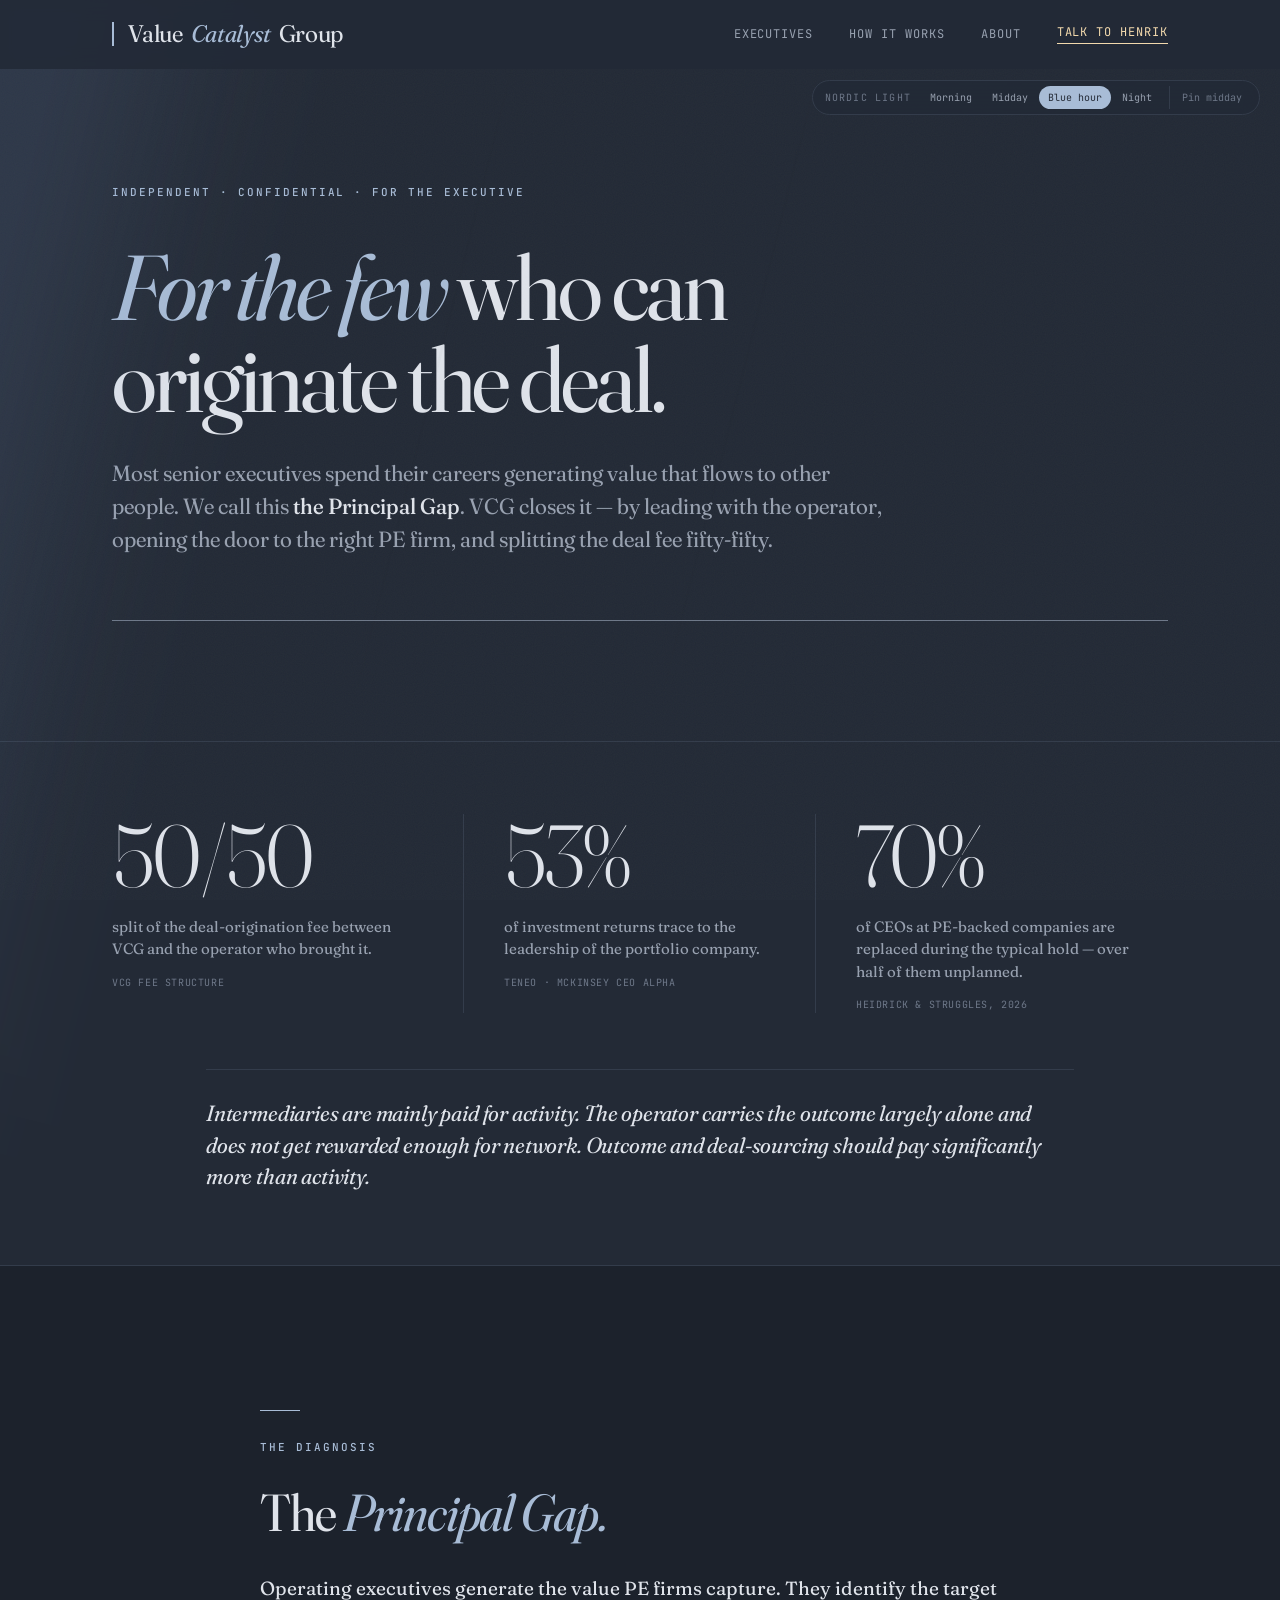
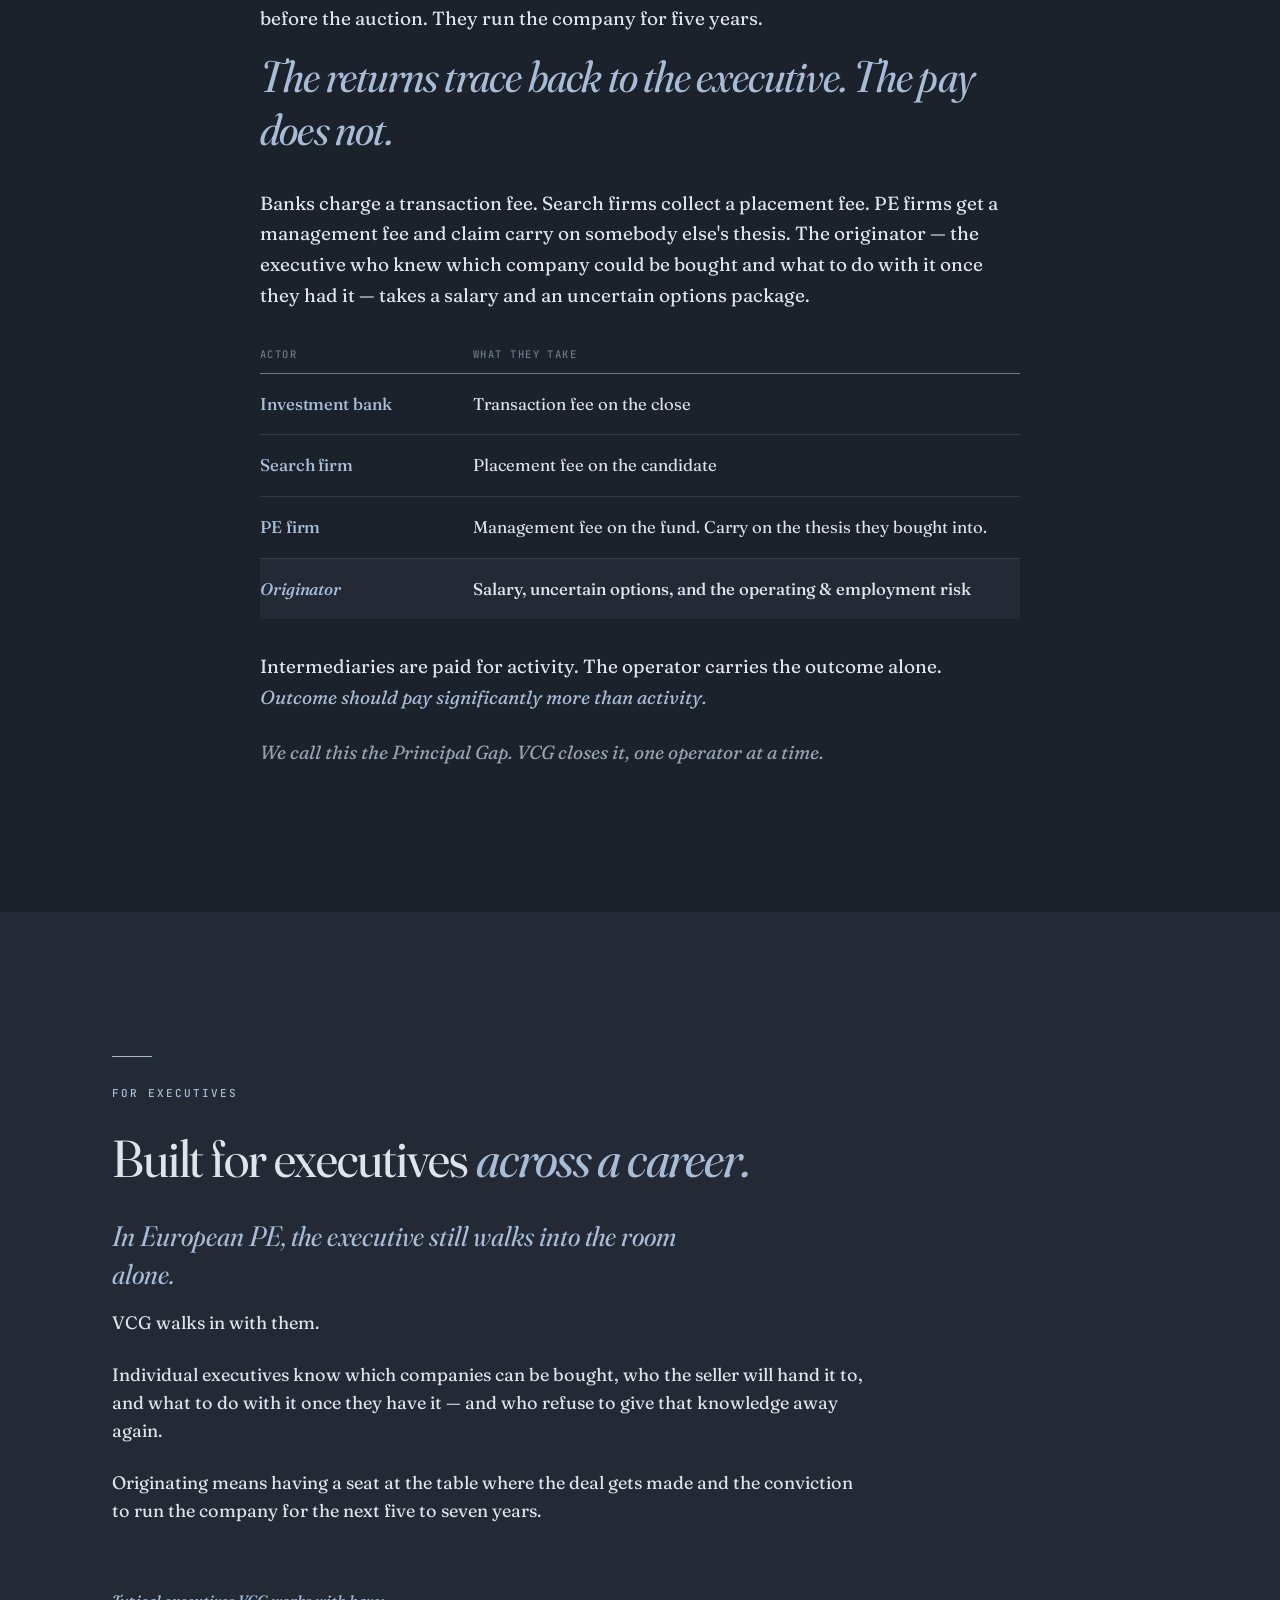
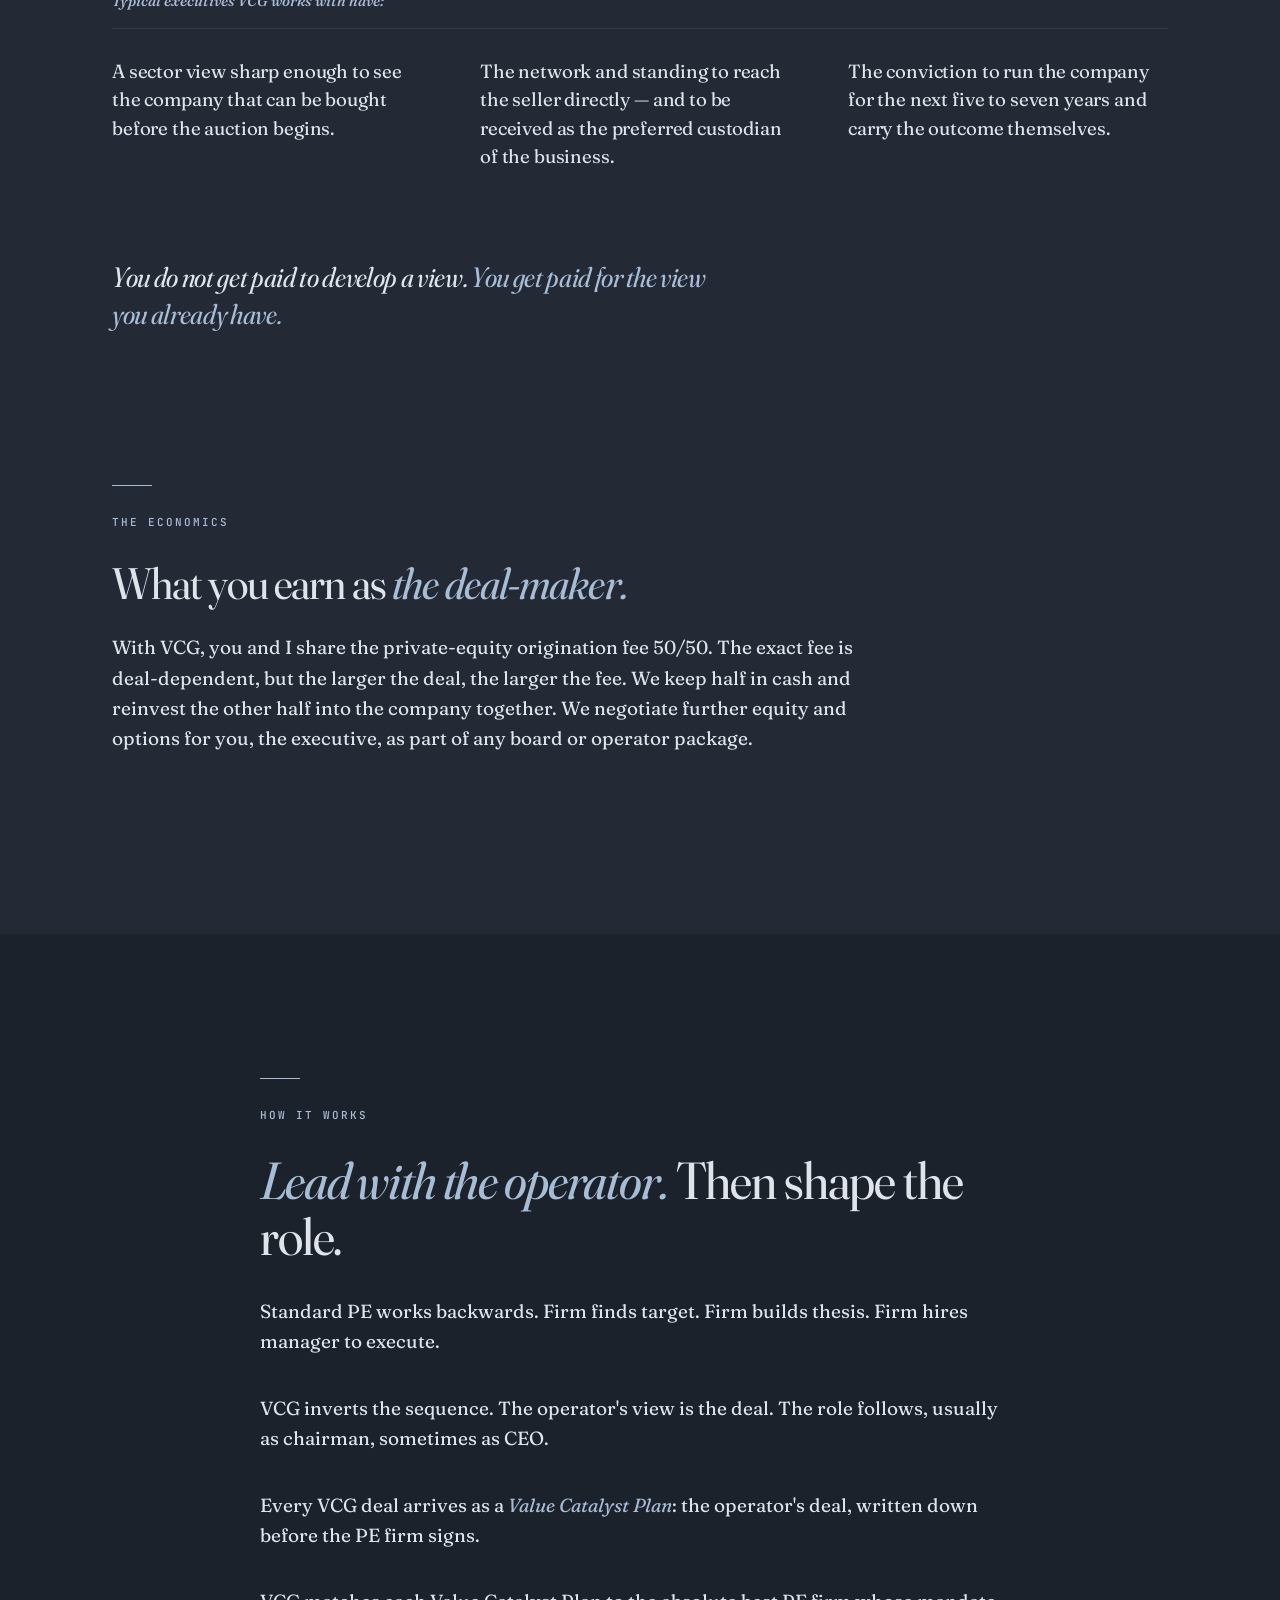
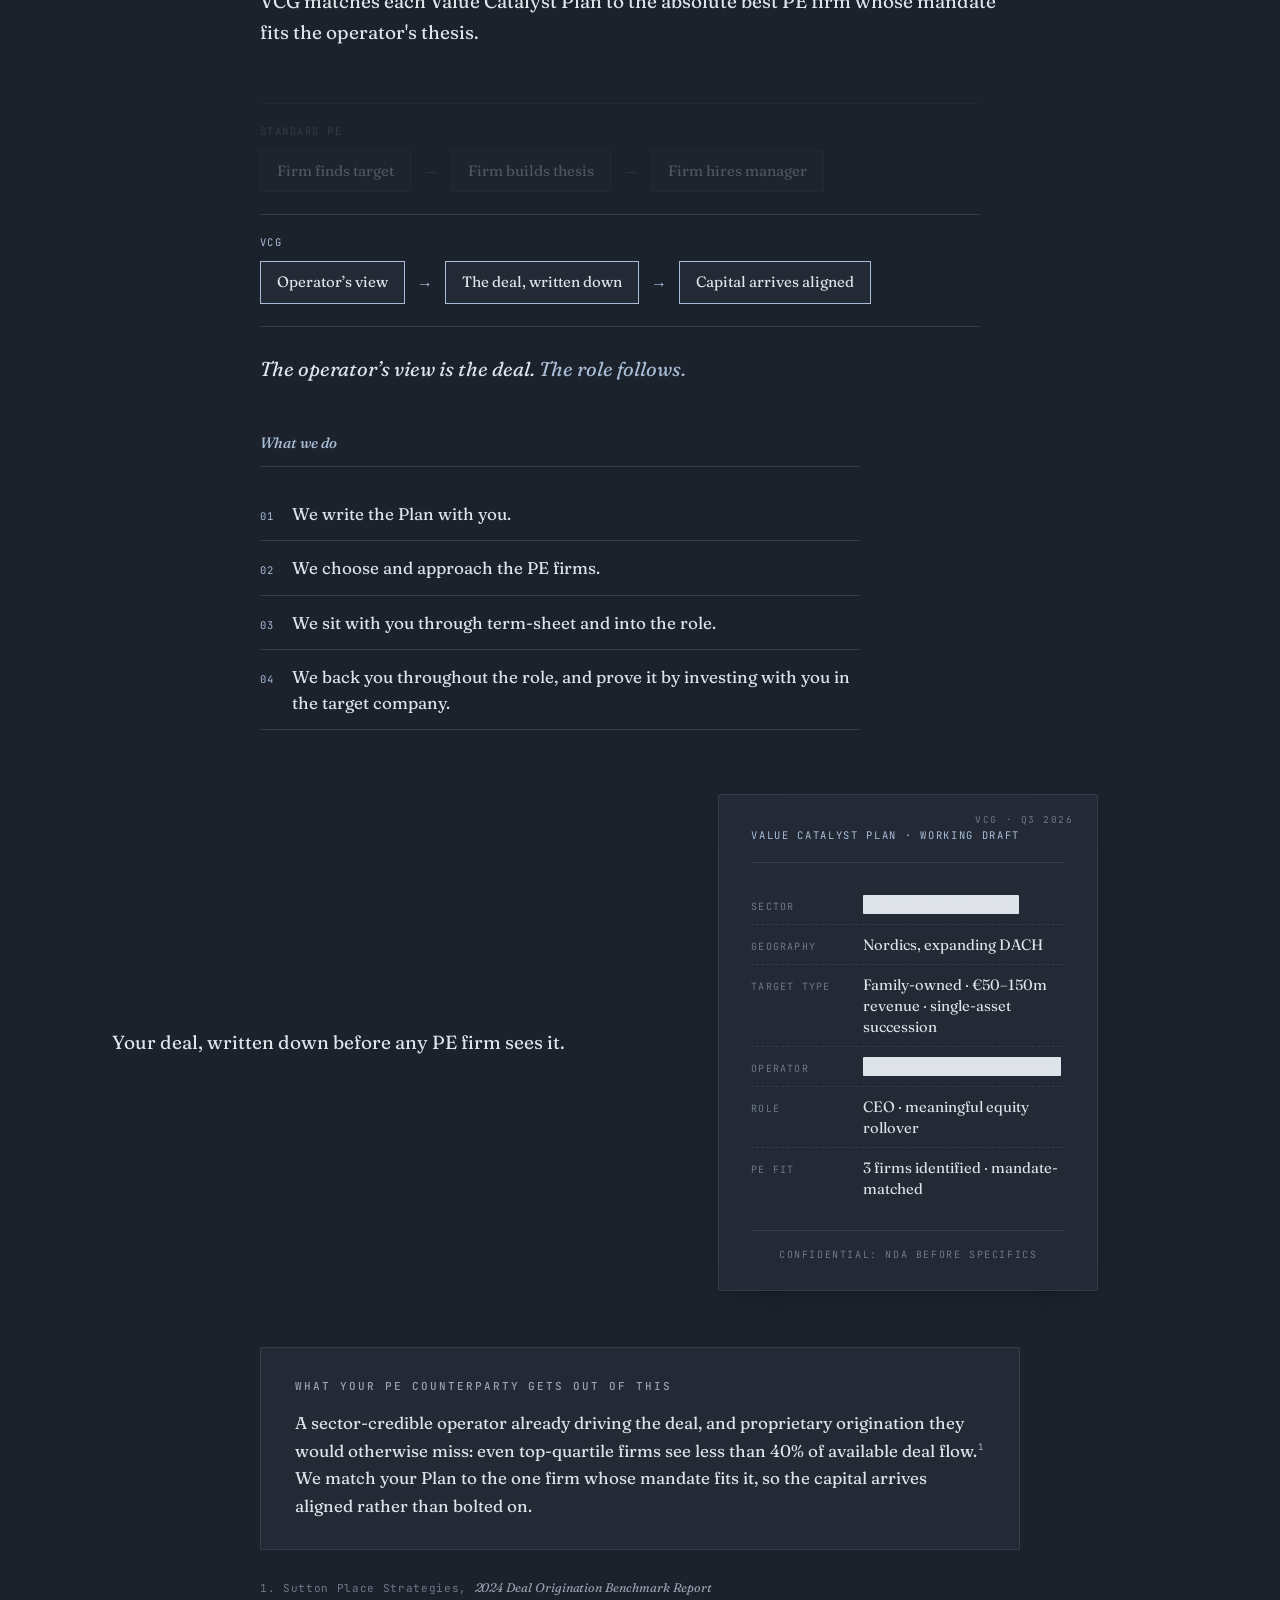
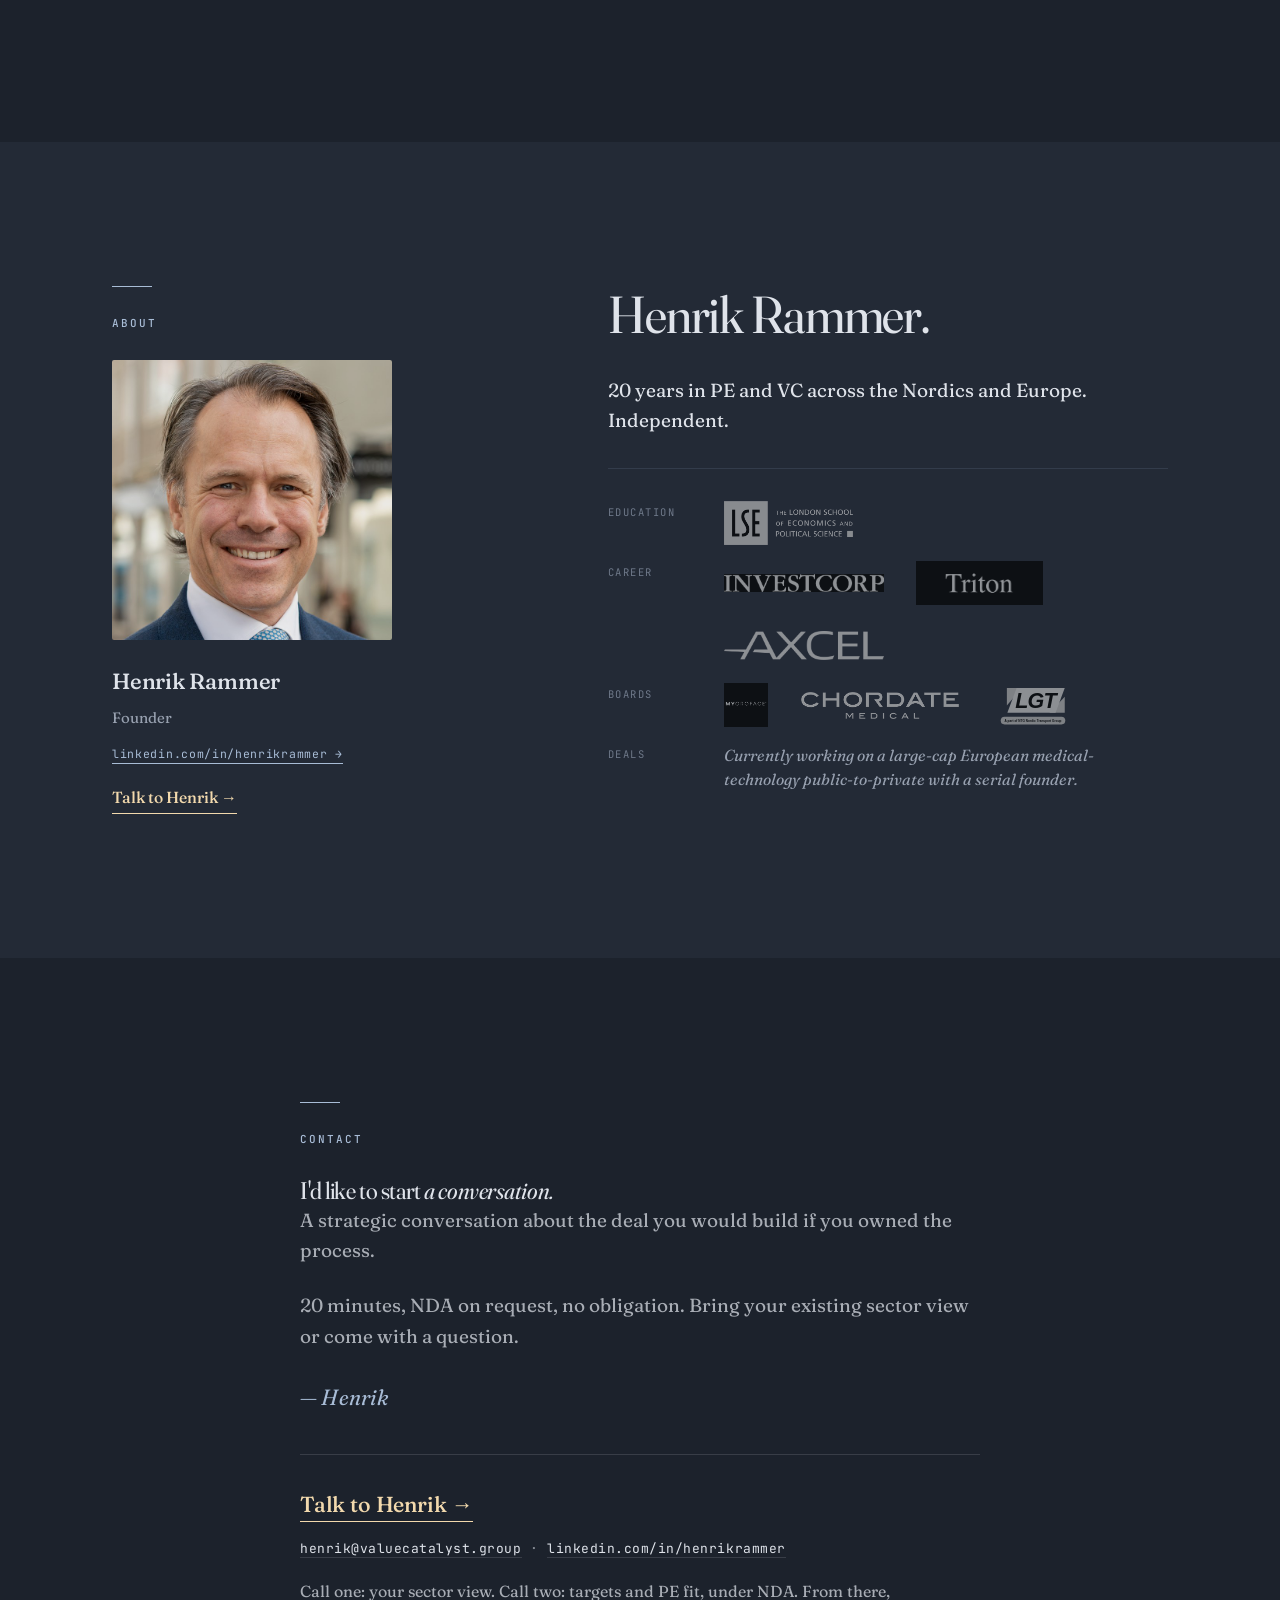
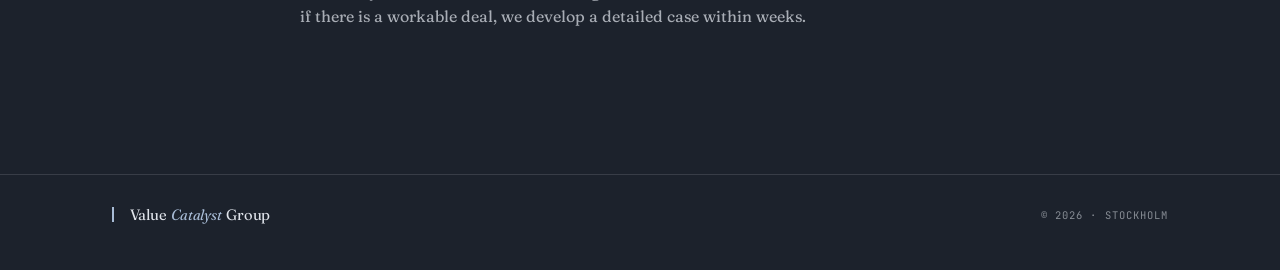
<file: preview/still/index.html>
<!DOCTYPE html>
<html lang="en" data-nl="midday" data-nl-variant="still">
<head>
  <meta charset="UTF-8">
  <meta name="viewport" content="width=device-width, initial-scale=1.0">
  <title>VCG &mdash; Nordic light preview &middot; Still</title>
  <meta name="description" content="Most senior executives spend their careers generating value that flows to other people. We call this the Principal Gap. VCG closes it: we lead with the operator, open the door to the right PE firm, and split the deal fee fifty-fifty.">
  <meta name="robots" content="noindex, nofollow">
  <link rel="icon" type="image/svg+xml" href="/favicon.svg">
  <meta property="og:title" content="Value Catalyst Group — For the few who can originate the deal">
  <meta property="og:description" content="Most senior executives spend their careers generating value that flows to other people. We call this the Principal Gap. VCG closes it: we lead with the operator, open the door to the right PE firm, and split the deal fee fifty-fifty.">
  <meta property="og:image" content="https://valuecatalyst.group/og-image.png">
  <meta property="og:image:width" content="1200">
  <meta property="og:image:height" content="630">
  <meta property="og:type" content="website">
  <meta property="og:url" content="https://valuecatalyst.group/">
  <link rel="apple-touch-icon" href="/favicon.svg">
  <link rel="preconnect" href="https://fonts.googleapis.com">
  <link rel="preconnect" href="https://fonts.gstatic.com" crossorigin>
  <link href="https://fonts.googleapis.com/css2?family=Fraunces:opsz,wght@9..144,300;9..144,400;9..144,500;9..144,600;9..144,700&family=JetBrains+Mono:wght@400;500&display=swap" rel="stylesheet">
  <style>
    *, *::before, *::after { box-sizing: border-box; margin: 0; padding: 0; }
    html { scroll-behavior: smooth; }
    body {
      font-family: 'Fraunces', Georgia, serif;
      font-variation-settings: "opsz" 14, "SOFT" 50;
      color: var(--ink);
      background: var(--paper);
      -webkit-font-smoothing: antialiased;
      -moz-osx-font-smoothing: grayscale;
      font-feature-settings: "ss01", "ss02", "lnum";
    }
    a { text-decoration: none; color: inherit; }
    img, svg { max-width: 100%; display: block; }

    :root {
      --paper: #F5F1EA;
      --paper-soft: #EFEAE1;
      --ink: #1A1612;
      --ink-soft: #5A534A;
      --ink-faint: #8A8278;
      --rule: #D9D2C3;
      --accent: #1E4A3A;
      --accent-deep: #143428;
      --accent-faint: #E8E3D3;
      --cta: #C97455;          /* Claude orange — reserved for primary CTA */
      --cta-deep: #A85C40;
      --max: 1120px;
      --max-narrow: 760px;
      --ease: cubic-bezier(0.16, 1, 0.3, 1);
    }

    ::selection { background: var(--accent); color: var(--paper); }

    .container { max-width: var(--max); margin: 0 auto; padding: 0 32px; }
    .narrow { max-width: var(--max-narrow); margin: 0 auto; padding: 0 32px; }

    .eyebrow {
      font-family: 'JetBrains Mono', ui-monospace, monospace;
      font-size: 11px;
      font-weight: 500;
      letter-spacing: 0.18em;
      text-transform: uppercase;
      color: var(--accent);
    }
    .eyebrow--ink { color: var(--ink-soft); }

    .rule {
      width: 40px;
      height: 1px;
      background: var(--accent);
      margin: 0 0 28px;
    }

    /* Typography base */
    h1, h2, h3, h4 {
      font-family: 'Fraunces', Georgia, serif;
      font-weight: 400;
      letter-spacing: -0.018em;
      color: var(--ink);
      font-variation-settings: "opsz" 144, "SOFT" 30;
    }
    p { font-size: 18px; line-height: 1.55; color: var(--ink); }

    /* ── Nav ── */
    .nav {
      position: fixed; top: 0; left: 0; right: 0; z-index: 50;
      background: var(--nl-nav);
      backdrop-filter: saturate(140%) blur(10px);
      -webkit-backdrop-filter: saturate(140%) blur(10px);
      border-bottom: 1px solid transparent;
      transition: border-color 240ms var(--ease), background 240ms var(--ease);
    }
    .nav.scrolled { border-bottom-color: var(--rule); }
    .nav__inner {
      max-width: var(--max); margin: 0 auto; padding: 0 32px;
      height: 68px; display: flex; align-items: center; justify-content: space-between;
    }
    /* ── VCG mark ──────────────────────────────────── */
    .vcg-mark {
      display: inline-flex; align-items: stretch; gap: 16px;
      font-family: 'Fraunces', Georgia, serif;
      color: var(--ink); text-decoration: none;
    }
    .vcg-mark__rule {
      width: 1.5px; background: var(--accent); flex-shrink: 0;
      align-self: stretch;
    }
    .vcg-mark__body {
      display: flex; flex-direction: column; justify-content: center;
    }
    .vcg-mark__word {
      font-size: 22px; line-height: 1; font-weight: 400;
      letter-spacing: -0.015em; word-spacing: 0.14em; white-space: nowrap;
      font-variation-settings: "opsz" 72, "SOFT" 20;
      color: var(--ink);
    }
    .vcg-mark__word em {
      font-style: italic; color: var(--accent); font-weight: 400;
      font-variation-settings: "opsz" 72, "SOFT" 30;
    }
    /* Nav: smaller */
    .vcg-mark--nav .vcg-mark__word { font-size: 24px; }
    .vcg-mark--nav { gap: 14px; }

    /* Hero / large display */
    .vcg-mark--hero .vcg-mark__word { font-size: 40px; }

    /* Reversed on forest — card backs, signage */
    .vcg-mark--reversed { color: var(--paper); }
    .vcg-mark--reversed .vcg-mark__word { color: var(--paper); }
    .vcg-mark--reversed .vcg-mark__word em { color: var(--nl-panel-accent); }
    .vcg-mark--reversed .vcg-mark__rule { background: var(--nl-panel-accent); }
    .nav__links { display: flex; gap: 36px; align-items: center; }
    .nav__link {
      font-family: 'JetBrains Mono', ui-monospace, monospace;
      font-size: 12px; letter-spacing: 0.08em; text-transform: uppercase;
      color: var(--ink-soft);
      transition: color 180ms var(--ease);
    }
    .nav__link:hover { color: var(--accent); }
    .nav__cta {
      font-family: 'JetBrains Mono', ui-monospace, monospace;
      font-size: 12px; letter-spacing: 0.08em; text-transform: uppercase;
      color: var(--cta); padding-bottom: 3px;
      border-bottom: 1px solid var(--cta);
      transition: color 180ms var(--ease), border-color 180ms var(--ease);
    }
    .nav__cta:hover { color: var(--cta-deep); border-color: var(--cta-deep); }

    .nav__toggle { display: none; background: none; border: none; cursor: pointer; padding: 8px; }
    .nav__toggle span { display: block; width: 22px; height: 1.5px; background: var(--ink); margin: 5px 0; transition: transform 200ms var(--ease); }

    /* ── Hero ── */
    .hero {
      padding: 184px 0 120px;
      position: relative;
    }
    .hero__eyebrow { margin-bottom: 40px; }
    .hero h1 {
      font-size: clamp(48px, 7.2vw, 92px);
      line-height: 1.0;
      letter-spacing: -0.034em;
      font-weight: 400;
      font-variation-settings: "opsz" 144, "SOFT" 10;
      max-width: 16ch;
      margin-bottom: 32px;
      color: var(--ink);
    }
    .hero h1 em {
      font-style: italic;
      font-weight: 400;
      color: var(--accent);
    }
    .hero__sub {
      font-size: 22px;
      line-height: 1.5;
      color: var(--ink-soft);
      max-width: 56ch;
      margin-bottom: 56px;
      font-weight: 400;
      font-variation-settings: "opsz" 72, "SOFT" 30;
    }
    .hero__sub strong {
      color: var(--ink);
      font-weight: 500;
    }
    .hero__entry {
      display: flex; flex-wrap: wrap; gap: 56px; align-items: baseline;
      padding-top: 28px;
      border-top: 1px solid var(--rule);
      max-width: 560px;
    }
    .entry {
      display: flex; flex-direction: column; gap: 6px;
    }
    .entry__label {
      font-family: 'JetBrains Mono', ui-monospace, monospace;
      font-size: 10.5px; letter-spacing: 0.14em; text-transform: uppercase;
      color: var(--ink-faint);
    }
    .entry__link {
      font-family: 'Fraunces', Georgia, serif;
      font-size: 18px; font-weight: 500;
      color: var(--ink);
      border-bottom: 1px solid var(--ink);
      padding-bottom: 2px;
      transition: color 180ms var(--ease), border-color 180ms var(--ease);
      font-variation-settings: "opsz" 36;
    }
    .entry__link:hover { color: var(--accent); border-color: var(--accent); }
    .entry__link .arr { display: inline-block; transition: transform 240ms var(--ease); margin-left: 4px; }
    .entry__link:hover .arr { transform: translateX(4px); }

    /* ── Three figures (stats) ── */
    .figures {
      border-top: 1px solid var(--rule);
      border-bottom: 1px solid var(--rule);
      padding: 72px 0;
    }
    .figures__grid {
      display: grid;
      grid-template-columns: repeat(3, 1fr);
      gap: 0;
    }
    .figure {
      padding: 0 40px;
      border-right: 1px solid var(--rule);
      position: relative;
    }
    .figure:first-child { padding-left: 0; }
    .figure:last-child { border-right: none; padding-right: 0; }
    .figure__number {
      font-family: 'Fraunces', Georgia, serif;
      font-size: clamp(54px, 7vw, 88px);
      font-weight: 300;
      line-height: 0.95;
      letter-spacing: -0.035em;
      color: var(--ink);
      font-variation-settings: "opsz" 144, "SOFT" 0;
      margin-bottom: 18px;
      font-feature-settings: "lnum", "ss01";
    }
    .figure__number em {
      font-style: italic;
      font-weight: 300;
      color: var(--accent);
    }
    .figure__desc {
      font-size: 15px;
      line-height: 1.5;
      color: var(--ink-soft);
      max-width: 28ch;
    }
    .figure__src {
      font-family: 'JetBrains Mono', ui-monospace, monospace;
      font-size: 10px;
      letter-spacing: 0.06em;
      color: var(--ink-faint);
      margin-top: 14px;
      text-transform: uppercase;
    }
    .figure__src a { color: var(--ink-faint); border-bottom: 1px solid transparent; transition: color 180ms var(--ease), border-color 180ms var(--ease); }
    .figure__src a:hover { color: var(--accent); border-bottom-color: var(--accent); }
    .figures__caption {
      margin-top: 56px;
      padding-top: 28px;
      border-top: 1px solid var(--rule);
      font-family: 'Fraunces', Georgia, serif;
      font-size: clamp(18px, 1.8vw, 22px);
      font-style: italic;
      font-weight: 400;
      line-height: 1.45;
      letter-spacing: -0.008em;
      color: var(--ink);
      text-align: left;
      max-width: 62ch;
      margin-left: auto;
      margin-right: auto;
      font-variation-settings: "opsz" 72, "SOFT" 30;
    }

    /* ── Section ── */
    .section { padding: 144px 0; position: relative; }
    .section--paper-soft { background: var(--paper-soft); }
    .section--ink { background: var(--ink); }
    .section--ink p, .section--ink h2, .section--ink h3 { color: var(--paper); }
    .section--ink p { color: var(--nl-panel-soft); }

    .section__lede {
      max-width: 70ch;
      margin-bottom: 56px;
    }
    .section h2.section__title {
      font-size: clamp(32px, 4.4vw, 52px);
      line-height: 1.08;
      letter-spacing: -0.022em;
      font-weight: 400;
      max-width: 22ch;
      margin-bottom: 32px;
      font-variation-settings: "opsz" 144, "SOFT" 20;
    }
    .section h2.section__title em { font-style: italic; color: var(--accent); font-weight: 400; }
    .section--ink h2.section__title em { color: var(--nl-panel-accent); }

    /* ── Proof band: relocated 53% with full citation ── */
    .proof-band {
      padding: 96px 0;
      background: var(--paper);
      border-bottom: 1px solid var(--rule);
      text-align: left;
    }
    .proof-band__number {
      font-family: 'Fraunces', Georgia, serif;
      font-size: clamp(96px, 14vw, 184px);
      font-weight: 300;
      line-height: 0.9;
      letter-spacing: -0.04em;
      color: var(--ink);
      font-variation-settings: "opsz" 144, "SOFT" 0;
      margin-bottom: 32px;
      font-feature-settings: "lnum", "ss01";
    }
    .proof-band__number em {
      font-style: italic;
      font-weight: 300;
      color: var(--accent);
    }
    .proof-band__claim {
      font-family: 'Fraunces', Georgia, serif;
      font-size: clamp(24px, 3.2vw, 38px);
      font-weight: 400;
      line-height: 1.25;
      letter-spacing: -0.018em;
      color: var(--ink);
      max-width: 28ch;
      margin-bottom: 28px;
      font-variation-settings: "opsz" 144, "SOFT" 30;
    }
    .proof-band__claim--editorial {
      font-size: clamp(28px, 3.8vw, 46px);
      max-width: 38ch;
      margin-bottom: 0;
      line-height: 1.22;
    }
    .proof-band__claim--editorial em {
      font-style: italic;
      color: var(--accent);
    }
    .proof-band__source {
      font-family: 'JetBrains Mono', ui-monospace, monospace;
      font-size: 11px;
      letter-spacing: 0.1em;
      text-transform: uppercase;
      color: var(--ink-faint);
      line-height: 1.7;
    }
    .proof-band__source em {
      font-family: 'Fraunces', Georgia, serif;
      font-style: italic;
      text-transform: none;
      letter-spacing: -0.005em;
      font-size: 13px;
      color: var(--ink-soft);
    }
    .proof-band__source a {
      color: var(--ink-faint);
      border-bottom: 1px solid transparent;
      transition: color 180ms var(--ease), border-color 180ms var(--ease);
    }
    .proof-band__source a:hover {
      color: var(--accent);
      border-bottom-color: var(--accent);
    }

    /* ── Audience sections ── */
    .audience {
      display: grid;
      grid-template-columns: 1fr 1.15fr;
      gap: 96px;
      align-items: start;
    }
    .audience__head .section__title { margin-bottom: 24px; }
    .audience__head p.audience__pitch {
      font-size: 19px;
      line-height: 1.6;
      color: var(--ink-soft);
      max-width: 38ch;
    }
    .audience__body p {
      font-size: 18px;
      line-height: 1.62;
      color: var(--ink);
      margin-bottom: 26px;
    }
    .audience__body p.audience__note {
      color: var(--ink-soft);
    }
    .audience__list {
      list-style: none;
      margin: 28px 0 32px;
      padding-top: 20px;
      border-top: 1px solid var(--rule);
    }
    .audience__list li {
      font-size: 17px;
      line-height: 1.5;
      color: var(--ink);
      padding: 14px 0;
      border-bottom: 1px solid var(--rule);
      display: grid;
      grid-template-columns: 32px 1fr;
      align-items: baseline;
    }
    .audience__list li::before {
      content: counter(li, decimal-leading-zero);
      font-family: 'JetBrains Mono', ui-monospace, monospace;
      font-size: 10.5px;
      letter-spacing: 0.1em;
      color: var(--accent);
      counter-increment: li;
    }
    .audience__list { counter-reset: li; }

    .audience__subhead {
      font-family: 'Fraunces', Georgia, serif;
      font-size: 15px;
      font-weight: 500;
      font-style: italic;
      color: var(--accent);
      margin: 20px 0 10px;
      font-variation-settings: "opsz" 36;
    }

    .terms {
      margin-top: 40px;
      padding: 28px 32px;
      background: var(--accent-faint);
      border-left: 2px solid var(--accent);
    }
    .terms__label {
      font-family: 'JetBrains Mono', ui-monospace, monospace;
      font-size: 10.5px;
      letter-spacing: 0.14em;
      text-transform: uppercase;
      color: var(--accent);
      margin-bottom: 10px;
    }
    .terms p {
      font-size: 15.5px;
      line-height: 1.6;
      color: var(--ink);
      margin: 0;
    }

    /* ── Pull quote ── */
    .pullquote {
      margin: 40px 0;
      padding: 32px 0 32px 32px;
      border-left: 2px solid var(--accent);
      max-width: 60ch;
    }
    .pullquote p {
      font-family: 'Fraunces', Georgia, serif;
      font-size: 28px;
      line-height: 1.32;
      letter-spacing: -0.012em;
      font-style: italic;
      color: var(--ink);
      font-variation-settings: "opsz" 144, "SOFT" 30;
    }
    .pullquote p em { font-style: italic; color: var(--accent); }
    .section--paper-soft .pullquote { border-left-color: var(--accent); }

    /* ── Pillars (Access / Alignment / Execution) ── */
    .pillars {
      display: grid;
      grid-template-columns: repeat(3, 1fr);
      gap: 40px;
      margin-top: 8px;
    }
    .pillar {
      border-top: 1px solid var(--rule);
      padding-top: 24px;
    }
    .pillar__name {
      font-family: 'Fraunces', Georgia, serif;
      font-size: 22px;
      font-weight: 500;
      letter-spacing: -0.012em;
      color: var(--accent);
      margin-bottom: 14px;
      font-variation-settings: "opsz" 72, "SOFT" 20;
    }
    .pillar__text {
      font-size: 16.5px;
      line-height: 1.6;
      color: var(--ink);
    }
    .pillar__cite {
      font-family: 'JetBrains Mono', ui-monospace, monospace;
      font-size: 9px;
      vertical-align: super;
      line-height: 0;
      margin-left: 1px;
    }
    .pillar__cite a {
      color: var(--accent);
      border-bottom: none;
      transition: color 180ms var(--ease);
    }
    .pillar__cite a:hover { color: var(--ink); }
    .pillars__footnote {
      margin-top: 28px;
      font-family: 'JetBrains Mono', ui-monospace, monospace;
      font-size: 11px;
      letter-spacing: 0.06em;
      color: var(--ink-faint);
      line-height: 1.6;
    }
    .pillars__footnote em {
      font-family: 'Fraunces', Georgia, serif;
      font-style: italic;
      letter-spacing: -0.005em;
      font-size: 12.5px;
      color: var(--ink-soft);
    }
    .pillars__footnote a {
      color: var(--ink-faint);
      border-bottom: 1px solid transparent;
      transition: color 180ms var(--ease), border-color 180ms var(--ease);
    }
    .pillars__footnote a:hover {
      color: var(--accent);
      border-bottom-color: var(--accent);
    }

    /* ── About ── */
    .about__grid {
      display: grid;
      grid-template-columns: 1fr 1.4fr;
      gap: 96px;
      align-items: start;
    }
    .about__meta {
      position: sticky;
      top: 100px;
    }
    .about__meta .eyebrow { margin-bottom: 16px; }
    .about__name {
      font-family: 'Fraunces', Georgia, serif;
      font-size: 22px;
      font-weight: 500;
      letter-spacing: -0.01em;
      color: var(--ink);
      margin-bottom: 8px;
    }
    .about__role {
      font-size: 15px;
      color: var(--ink-soft);
      line-height: 1.5;
    }
    .about__linkedin {
      margin-top: 16px;
      font-family: 'JetBrains Mono', ui-monospace, monospace;
      font-size: 11.5px;
      letter-spacing: 0.06em;
    }
    .about__linkedin a {
      color: var(--accent);
      border-bottom: 1px solid var(--accent);
      padding-bottom: 2px;
      transition: opacity 180ms var(--ease);
    }
    .about__linkedin a:hover { opacity: 0.7; }
    .about__body p {
      font-size: 19px;
      line-height: 1.62;
      color: var(--ink);
      margin-bottom: 24px;
    }
    .about__body p:first-child {
      font-size: 22px;
      line-height: 1.45;
      color: var(--ink);
      margin-bottom: 32px;
      font-variation-settings: "opsz" 72, "SOFT" 30;
    }
    .about__body p:first-child em {
      font-style: italic;
      color: var(--accent);
    }

    /* ── Contact ── */
    .contact__inner {
      max-width: 68ch;
      margin: 0 auto;
      text-align: left;
    }
    .contact h2 {
      font-size: clamp(48px, 6.8vw, 88px);
      line-height: 1.0;
      letter-spacing: -0.03em;
      color: var(--paper);
      margin-bottom: 48px;
      font-weight: 400;
      font-variation-settings: "opsz" 144, "SOFT" 10;
      max-width: 18ch;
    }
    .contact h2 em { font-style: italic; color: var(--nl-panel-accent); }
    .contact__para {
      font-size: 19px;
      line-height: 1.62;
      color: var(--nl-panel-soft);
      margin-bottom: 24px;
      max-width: 64ch;
    }
    .contact__email-wrap {
      margin-top: 48px;
      padding-top: 36px;
      border-top: 1px solid var(--nl-panel-rule);
    }
    .contact__email {
      font-family: 'Fraunces', Georgia, serif;
      font-size: clamp(14px, 1.7vw, 22px);
      font-weight: 500;
      color: var(--cta);
      border-bottom: 1px solid var(--cta);
      padding-bottom: 3px;
      font-variation-settings: "opsz" 36, "SOFT" 20;
      transition: opacity 200ms var(--ease);
      letter-spacing: -0.008em;
    }
    .contact__email:hover { opacity: 0.78; }
    .contact__email-sub {
      display: block;
      margin-top: 18px;
      font-family: 'JetBrains Mono', ui-monospace, monospace;
      font-size: 13px;
      letter-spacing: 0.04em;
      color: var(--nl-panel-faint);
    }
    .contact__email-sub a { color: var(--nl-panel-ink); border-bottom: 1px solid var(--nl-panel-rule); }
    .contact__email-sub a:hover { color: var(--paper); }
    .contact__meta {
      font-family: 'JetBrains Mono', ui-monospace, monospace;
      font-size: 11px;
      letter-spacing: 0.14em;
      text-transform: uppercase;
      color: var(--nl-panel-faint);
      margin-top: 18px;
    }

    /* ── Footer ── */
    .footer {
      background: var(--ink);
      padding: 32px 0 48px;
      border-top: 1px solid var(--nl-panel-rule);
    }
    .footer__inner {
      max-width: var(--max);
      margin: 0 auto;
      padding: 0 32px;
      display: flex;
      justify-content: space-between;
      align-items: center;
      gap: 24px;
      flex-wrap: wrap;
    }
    .footer__brand {
      display: flex; align-items: center; gap: 10px;
    }
    .footer__brand svg { width: 22px; }
    .footer__brand span {
      font-family: 'Fraunces', Georgia, serif;
      font-size: 15px;
      color: var(--paper);
      font-variation-settings: "opsz" 36;
    }
    .footer__copy {
      font-family: 'JetBrains Mono', ui-monospace, monospace;
      font-size: 10.5px;
      letter-spacing: 0.1em;
      text-transform: uppercase;
      color: var(--nl-panel-faint);
    }

    /* ── Credibility logo strip ── */
    .credibility {
      padding: 56px 0;
      border-top: 1px solid var(--rule);
      border-bottom: 1px solid var(--rule);
      background: var(--paper);
    }
    .credibility__head {
      display: flex; align-items: baseline; justify-content: space-between;
      gap: 24px; margin-bottom: 28px; flex-wrap: wrap;
    }
    .credibility__note {
      font-family: 'Fraunces', Georgia, serif;
      font-size: 15px; font-style: italic; color: var(--ink-soft);
      max-width: 36ch;
    }
    .credibility__logos {
      display: flex; flex-wrap: wrap; gap: 20px; align-items: center;
    }
    .credibility__logo {
      display: inline-flex; align-items: center;
    }
    .credibility__logo img {
      width: auto;
      opacity: 0.45;
      transition: opacity 240ms var(--ease);
    }
    .credibility__logo:hover img { opacity: 0.85; }
    /* Per-logo height tuning so the actual letterforms read at a similar x-height (~22-26px) across the row */
    .credibility__logo--lse img        { max-height: 40px; }
    .credibility__logo--investcorp     { min-width: 160px; justify-content: center; }
    .credibility__logo--investcorp img { max-height: 18px; }
    .credibility__logo--triton img     { max-height: 44px; mix-blend-mode: multiply; }
    .credibility__logo--axcel img      { max-height: 26px; mix-blend-mode: multiply; }
    .credibility__logo--chordate img   { max-height: 30px; }
    /* Myoroface source is 1:1 with deep whitespace padding — crop the canvas to lift the wordmark to row height */
    .credibility__logo--myoroface {
      height: 28px; width: 144px; overflow: hidden;
      justify-content: center;
    }
    .credibility__logo--myoroface img { height: 144px; max-height: none; mix-blend-mode: multiply; }
    .credibility__logo--text {
      font-family: 'Fraunces', Georgia, serif;
      font-size: 18px; font-weight: 500; letter-spacing: -0.005em;
      color: var(--ink-soft); font-variation-settings: "opsz" 36;
    }

    /* ── Alignment diagram (who's on your side) ── */
    .alignments { padding: 144px 0; background: var(--paper-soft); }
    .alignments__head { max-width: var(--max-narrow); margin: 0 auto 48px; padding: 0 32px; }
    .alignments__title {
      font-family: 'Fraunces', Georgia, serif;
      font-size: clamp(28px, 3.4vw, 44px);
      line-height: 1.12;
      letter-spacing: -0.02em;
      font-weight: 400;
      max-width: 26ch;
      margin-top: 18px;
      font-variation-settings: "opsz" 144, "SOFT" 20;
    }
    .alignments__title em { font-style: italic; color: var(--accent); }
    .alignments__grid {
      max-width: var(--max); margin: 0 auto; padding: 0 32px;
    }
    .align-row {
      display: grid;
      grid-template-columns: 220px 1fr 220px;
      gap: 32px;
      padding: 22px 0;
      border-bottom: 1px solid var(--rule);
      align-items: center;
    }
    .align-row:first-child {
      border-top: 1px solid var(--rule);
    }
    .align-row--head {
      padding: 12px 0;
      border-bottom-color: var(--ink-faint);
    }
    .align-head {
      font-family: 'JetBrains Mono', ui-monospace, monospace;
      font-size: 10.5px; letter-spacing: 0.16em; text-transform: uppercase;
      color: var(--ink-faint);
    }
    .align-head--right { justify-self: end; }
    .align-actor {
      font-family: 'Fraunces', Georgia, serif;
      font-size: 19px; font-weight: 500;
      color: var(--ink); letter-spacing: -0.01em;
      font-variation-settings: "opsz" 36;
    }
    .align-motive {
      font-size: 16.5px; line-height: 1.5;
      color: var(--ink-soft); font-style: italic;
    }
    .align-side {
      font-family: 'JetBrains Mono', ui-monospace, monospace;
      font-size: 12px; letter-spacing: 0.1em; text-transform: uppercase;
      color: var(--ink-faint); justify-self: end; text-align: right;
    }
    .align-side .arr { display: inline-block; margin-right: 6px; }
    .align-row--vcg {
      background: linear-gradient(90deg, transparent, rgba(30,74,58,0.08));
      border-bottom-color: var(--accent);
    }
    .align-row--vcg .align-actor { color: var(--accent); }
    .align-row--vcg .align-side {
      color: var(--accent); font-weight: 500; font-size: 13px;
    }

    /* ── Who-this-is-for block (3 required things) ── */
    .who-this {
      border-top: 1px solid var(--rule);
      margin-top: 0;
    }
    .who-this__row {
      display: grid;
      grid-template-columns: 160px 1fr;
      gap: 24px;
      padding: 18px 0;
      border-bottom: 1px solid var(--rule);
      align-items: baseline;
    }
    .who-this__name {
      font-family: 'Fraunces', Georgia, serif;
      font-size: 19px;
      font-weight: 500;
      color: var(--accent);
      letter-spacing: -0.01em;
      font-variation-settings: "opsz" 36, "SOFT" 20;
    }
    .who-this__desc {
      font-size: 16.5px;
      line-height: 1.5;
      color: var(--ink);
    }

    /* 3-column variant for full-width row of "things they have" */
    .who-this--cols {
      display: grid;
      grid-template-columns: repeat(3, 1fr);
      gap: 48px;
      border-top: 1px solid var(--rule);
      padding-top: 28px;
    }
    .who-this__col {
      display: flex;
      flex-direction: column;
    }
    .who-this__col-text {
      font-family: 'Fraunces', Georgia, serif;
      font-size: 19px;
      line-height: 1.5;
      color: var(--ink);
      letter-spacing: -0.008em;
      font-variation-settings: "opsz" 36, "SOFT" 20;
      max-width: 32ch;
    }

    /* ── Fairness table (what they take) ── */
    .fairness-table, .split-table, .role-table {
      width: 100%;
      border-collapse: collapse;
      margin-top: 8px;
    }
    .fairness-table th, .split-table th {
      font-family: 'JetBrains Mono', ui-monospace, monospace;
      font-size: 10.5px;
      letter-spacing: 0.14em;
      text-transform: uppercase;
      color: var(--ink-faint);
      text-align: left;
      padding: 12px 16px 12px 0;
      border-bottom: 1px solid var(--ink-faint);
      font-weight: 500;
    }
    .fairness-table td, .split-table td, .role-table td {
      font-family: 'Fraunces', Georgia, serif;
      font-size: 17px;
      line-height: 1.45;
      color: var(--ink);
      padding: 18px 16px 18px 0;
      border-bottom: 1px solid var(--rule);
      vertical-align: top;
      font-variation-settings: "opsz" 36;
    }
    .fairness-table td:first-child, .split-table td:first-child, .role-table td:first-child {
      font-weight: 500;
      color: var(--accent);
      width: 28%;
      letter-spacing: -0.005em;
    }
    .split-table td:first-child {
      width: 32%;
    }
    .role-table td:first-child {
      width: 38%;
    }
    .role-table tr:last-child td {
      border-bottom: none;
    }
    .fairness-table tr:last-child td, .split-table tr:last-child td {
      border-bottom: none;
    }
    /* Highlight the originator row — accent treatment in line with em throughout the page */
    .fairness-table tr.fairness-table__originator td {
      background: rgba(30, 74, 58, 0.04);
      color: var(--ink);
      font-weight: 500;
    }
    .fairness-table tr.fairness-table__originator td:first-child {
      color: var(--accent);
      font-style: italic;
      font-weight: 500;
    }

    /* ── Bring grid (what we bring / what you bring) ── */
    .bring-grid {
      display: grid;
      grid-template-columns: 1fr 1fr;
      gap: 64px;
      margin-top: 16px;
    }

    /* ── Sample thesis card ── */
    .thesis-card {
      background: var(--paper);
      border: 1px solid var(--rule);
      border-radius: 2px;
      padding: 32px 32px 28px;
      max-width: 380px;
      box-shadow: 0 1px 0 rgba(26,22,18,0.03), 0 12px 32px -16px rgba(26,22,18,0.12);
      position: relative;
    }
    .thesis-card__corner {
      position: absolute; top: 18px; right: 24px;
      font-family: 'JetBrains Mono', ui-monospace, monospace;
      font-size: 9.5px; letter-spacing: 0.16em; text-transform: uppercase;
      color: var(--ink-faint);
    }
    .thesis-card__head {
      font-family: 'JetBrains Mono', ui-monospace, monospace;
      font-size: 10.5px; letter-spacing: 0.16em; text-transform: uppercase;
      color: var(--accent); margin-bottom: 22px;
      padding-bottom: 18px; border-bottom: 1px solid var(--rule);
    }
    .thesis-card__row {
      display: grid; grid-template-columns: 96px 1fr; gap: 16px;
      padding: 9px 0; align-items: baseline;
      border-bottom: 1px dashed var(--rule);
    }
    .thesis-card__row:last-of-type { border-bottom: none; }
    .thesis-card__label {
      font-family: 'JetBrains Mono', ui-monospace, monospace;
      font-size: 10px; letter-spacing: 0.12em; text-transform: uppercase;
      color: var(--ink-faint);
    }
    .thesis-card__value {
      font-family: 'Fraunces', Georgia, serif;
      font-size: 15px; line-height: 1.4; color: var(--ink);
      font-variation-settings: "opsz" 36;
    }
    .thesis-card__value .redact {
      background: var(--ink); color: var(--ink); border-radius: 1px;
      padding: 0 16px; user-select: none;
      font-variation-settings: "opsz" 12;
    }
    .thesis-card__foot {
      margin-top: 22px; padding-top: 16px;
      border-top: 1px solid var(--rule);
      text-align: center;
      font-family: 'JetBrains Mono', ui-monospace, monospace;
      font-size: 10px; letter-spacing: 0.16em; text-transform: uppercase;
      color: var(--ink-faint);
    }

    /* ── Deal-package card (PE-firm view) ── */
    .package {
      background: var(--paper);
      border: 1px solid var(--rule);
      border-radius: 2px;
      padding: 36px 36px 28px;
      max-width: 560px;
      box-shadow: 0 1px 0 rgba(26,22,18,0.03), 0 16px 36px -18px rgba(26,22,18,0.14);
      position: relative;
    }
    .package__head {
      font-family: 'JetBrains Mono', ui-monospace, monospace;
      font-size: 10.5px; letter-spacing: 0.16em; text-transform: uppercase;
      color: var(--accent); margin-bottom: 20px;
      padding-bottom: 16px; border-bottom: 1px solid var(--rule);
      display: flex; justify-content: space-between; align-items: baseline;
    }
    .package__head span:last-child { color: var(--ink-faint); font-weight: 500; }
    .package__row {
      display: grid; grid-template-columns: 110px 1fr 28px; gap: 18px;
      padding: 13px 0; align-items: baseline;
      border-bottom: 1px dashed var(--rule);
    }
    .package__row:last-of-type { border-bottom: none; }
    .package__label {
      font-family: 'JetBrains Mono', ui-monospace, monospace;
      font-size: 10px; letter-spacing: 0.12em; text-transform: uppercase;
      color: var(--ink-faint);
    }
    .package__value {
      font-family: 'Fraunces', Georgia, serif;
      font-size: 16px; line-height: 1.4; color: var(--ink);
      font-variation-settings: "opsz" 36;
    }
    .package__check {
      color: var(--accent); font-size: 16px; text-align: center;
    }
    .package__foot {
      margin-top: 24px; padding-top: 18px;
      border-top: 1px solid var(--rule);
      font-family: 'Fraunces', Georgia, serif;
      font-size: 17px; font-style: italic; color: var(--accent);
      text-align: right;
      font-variation-settings: "opsz" 72, "SOFT" 20;
    }

    /* ── About credentials block ── */
    .creds {
      margin-top: 32px;
      padding-top: 24px;
      border-top: 1px solid var(--rule);
    }
    .creds__row {
      display: grid; grid-template-columns: 100px 1fr; gap: 16px;
      padding: 8px 0;
    }
    .creds__label {
      font-family: 'JetBrains Mono', ui-monospace, monospace;
      font-size: 10.5px; letter-spacing: 0.14em; text-transform: uppercase;
      color: var(--ink-faint); padding-top: 4px;
    }
    .creds__value {
      font-family: 'Fraunces', Georgia, serif;
      font-size: 16px; line-height: 1.5; color: var(--ink);
      font-variation-settings: "opsz" 36;
      display: flex; flex-wrap: wrap; align-items: center; gap: 18px 32px;
    }
    .creds__logo-link {
      display: inline-flex; align-items: center; justify-content: center;
      height: 44px;
      transition: opacity 180ms var(--ease), transform 180ms var(--ease);
    }
    .creds__logo-link img {
      max-height: 44px;
      max-width: 160px;
      width: auto;
      object-fit: contain;
      filter: grayscale(1) opacity(0.55);
      transition: filter 180ms var(--ease);
    }
    .creds__logo-link:hover img,
    .creds__logo-link:focus-visible img {
      filter: grayscale(0) opacity(1);
    }
    @media (max-width: 640px) {
      .creds__logo-link img { max-height: 36px; max-width: 130px; }
    }

    /* ── Primary CTA — orange, sparing use ── */
    .cta-primary {
      display: inline-flex; align-items: baseline; gap: 8px;
      font-family: 'Fraunces', Georgia, serif;
      font-size: 19px;
      font-weight: 500;
      color: var(--cta);
      border-bottom: 1.5px solid var(--cta);
      padding-bottom: 3px;
      transition: color 180ms var(--ease), border-color 180ms var(--ease);
      font-variation-settings: "opsz" 36;
    }
    .cta-primary:hover { color: var(--cta-deep); border-color: var(--cta-deep); }
    .cta-primary .arr { display: inline-block; transition: transform 240ms var(--ease); }
    .cta-primary:hover .arr { transform: translateX(4px); }

    .entry__label--cta { color: var(--cta); }

    /* ── Henrik portrait block ── */
    .portrait {
      margin-bottom: 24px;
    }
    .portrait img {
      width: 100%;
      max-width: 280px;
      aspect-ratio: 1 / 1;
      object-fit: cover;
      object-position: center 20%;
      border-radius: 2px;
      filter: saturate(0.92) contrast(1.02);
      display: block;
    }
    .portrait__bio {
      font-size: 14.5px;
      line-height: 1.55;
      color: var(--ink-soft);
      margin-top: 14px;
      max-width: 280px;
      font-style: italic;
      font-variation-settings: "opsz" 36, "SOFT" 30;
    }

    /* ── Eyebrow line under section dividers ── */
    .section-arc-rule {
      width: 40px; height: 1px; background: var(--accent);
      margin: 0 0 28px;
    }

    /* ── Block headings inside For Executives section ── */
    .block-heading {
      font-family: 'Fraunces', Georgia, serif;
      font-size: clamp(28px, 3.6vw, 44px);
      font-weight: 400;
      line-height: 1.12;
      letter-spacing: -0.02em;
      color: var(--ink);
      margin-bottom: 24px;
      font-variation-settings: "opsz" 144, "SOFT" 20;
    }
    .block-heading em { font-style: italic; color: var(--accent); }
    .block-lede {
      font-size: 19px;
      line-height: 1.6;
      color: var(--ink);
      max-width: 60ch;
      margin-bottom: 36px;
    }
    .block-lede--soft { color: var(--ink-soft); }
    .block-finisher {
      font-family: 'Fraunces', Georgia, serif;
      font-size: 22px;
      font-style: italic;
      color: var(--ink);
      line-height: 1.4;
      max-width: 50ch;
      margin-top: 32px;
      font-variation-settings: "opsz" 72, "SOFT" 20;
    }
    .block-finisher em { color: var(--accent); }

    /* ── Animations ── */
    @media (prefers-reduced-motion: no-preference) {
      .reveal {
        opacity: 0;
        transform: translateY(8px);
        transition: opacity 360ms var(--ease), transform 360ms var(--ease);
      }
      .reveal.in {
        opacity: 1;
        transform: translateY(0);
      }
      .reveal.d1 { transition-delay: 40ms; }
      .reveal.d2 { transition-delay: 80ms; }
      .reveal.d3 { transition-delay: 120ms; }
      .reveal.d4 { transition-delay: 160ms; }
    }

    /* ── Focus ── */
    a:focus-visible, button:focus-visible {
      outline: 2px solid var(--accent);
      outline-offset: 3px;
      border-radius: 2px;
    }

    /* ── Responsive ── */
    @media (max-width: 900px) {
      .hero { padding: 152px 0 96px; }
      .audience { grid-template-columns: 1fr; gap: 48px; }
      .about__grid { grid-template-columns: 1fr; gap: 40px; }
      .about__meta { position: static; }
      .figures__grid { grid-template-columns: 1fr; }
      .figure { padding: 32px 0; border-right: none; border-bottom: 1px solid var(--rule); }
      .figure:first-child { padding-top: 0; }
      .figure:last-child { border-bottom: none; padding-bottom: 0; }
      .pillars { grid-template-columns: 1fr; gap: 24px; }
      .pullquote { padding-left: 20px; }
      .pullquote p { font-size: 24px; }
      .align-row { grid-template-columns: 1fr; gap: 6px; padding: 18px 0; }
      .align-row--head { display: none; }
      .align-side { justify-self: start; text-align: left; }
      .credibility__logos { gap: 36px; }
      .credibility__logo--lse img        { max-height: 34px; }
      .credibility__logo--investcorp img { max-height: 18px; }
      .credibility__logo--triton img     { max-height: 46px; }
      .credibility__logo--axcel img      { max-height: 24px; }
      .credibility__logo--chordate img   { max-height: 28px; }
      .credibility__logo--myoroface { height: 28px; width: 130px; }
      .credibility__logo--myoroface img { height: 130px; }
      .bring-grid { grid-template-columns: 1fr; gap: 32px; }
      .who-this__row { grid-template-columns: 1fr; gap: 4px; padding: 14px 0; }
      .who-this__name { font-size: 17px; }
      .who-this--cols { grid-template-columns: 1fr; gap: 28px; padding-top: 20px; }
      .who-this__col-text { font-size: 17px; max-width: 56ch; }
      .thesis-block { grid-template-columns: 1fr !important; gap: 40px !important; }
      .package-block { grid-template-columns: 1fr !important; gap: 40px !important; }

      /* Mobile economics: collapse fairness table to a flat list, keep split table */
      .fairness-table thead { display: none; }
      .fairness-table tr { display: grid; grid-template-columns: 1fr; padding: 12px 0; border-bottom: 1px solid var(--rule); }
      .fairness-table tr:last-child { border-bottom: none; }
      .fairness-table td { border-bottom: none; padding: 4px 0; font-size: 16px; }
      .fairness-table td:first-child {
        font-family: 'JetBrains Mono', ui-monospace, monospace;
        font-size: 10.5px; letter-spacing: 0.14em; text-transform: uppercase;
        color: var(--ink-faint); font-style: normal;
      }
      .fairness-table tr.fairness-table__originator td {
        background: rgba(30, 74, 58, 0.04);
      }
      .fairness-table tr.fairness-table__originator td:first-child {
        color: var(--accent);
      }

      /* Split table: stack each row */
      .split-table thead { display: none; }
      .split-table tr {
        display: block;
        padding: 16px 0;
        border-bottom: 1px solid var(--rule);
      }
      .split-table tr:last-child { border-bottom: none; }
      .split-table td {
        display: block;
        border-bottom: none;
        padding: 4px 0;
        width: auto !important;
      }
      .split-table td:first-child {
        font-family: 'Fraunces', Georgia, serif;
        font-size: 18px;
        font-weight: 500;
        color: var(--accent);
        margin-bottom: 4px;
      }
      .split-table td:not(:first-child) {
        font-size: 15.5px;
        color: var(--ink-soft);
      }
    }
    @supports not (backdrop-filter: blur(10px)) {
      .nav { background: var(--paper); }
    }
    @media (max-width: 760px) {
      .nav__links { display: none; }
      .nav__links.open {
        display: flex; flex-direction: column;
        position: absolute; top: 68px; left: 0; right: 0;
        background: var(--paper);
        border-bottom: 1px solid var(--rule);
        padding: 24px 32px; gap: 20px;
        align-items: flex-start;
      }
      .nav__toggle { display: block; }
      .hero { padding: 128px 0 80px; }
      .section { padding: 88px 0; }
      .alignments { padding: 88px 0; }
      .proof-band { padding: 64px 0; }
      .about__body p, .audience__body p { font-size: 17px; }
      .about__body p:first-child { font-size: 20px; }
      .hero__entry { gap: 36px; }
      .section__lede { margin-bottom: 40px; }
    }
  </style>
  <noscript>
    <style>
      /* No-JS fallback: ensure all reveal content is visible */
      .reveal { opacity: 1 !important; transform: none !important; }
    </style>
  </noscript>
  <script>(function(){var h=new Date().getHours(),s=h>=6&&h<10?'morning':h>=10&&h<17?'midday':h>=17&&h<22?'bluehour':'night';try{var m=sessionStorage.getItem('nl-state');if(m)s=m;else if(localStorage.getItem('nl-pin')==='midday')s='midday';}catch(e){}document.documentElement.setAttribute('data-nl',s);})();</script>
  <link rel="stylesheet" href="/preview/nordic.css">
  <script defer src="/preview/nordic.js"></script>
</head>
<body>
  <div class="nl-band" aria-hidden="true"></div>
  <div class="nl-grain" aria-hidden="true"></div>
  <div class="nl-switch" role="group" aria-label="Nordic light state">
    <span class="nl-switch__label">Nordic light</span>
    <button type="button" data-state="morning" aria-pressed="false">Morning</button>
    <button type="button" data-state="midday" aria-pressed="false">Midday</button>
    <button type="button" data-state="bluehour" aria-pressed="false">Blue hour</button>
    <button type="button" data-state="night" aria-pressed="false">Night</button>
    <button type="button" class="nl-switch__pin" aria-pressed="false" title="Always show the midday palette">Pin midday</button>
  </div>

  <nav class="nav" id="nav" aria-label="Primary">
    <div class="nav__inner">
      <a href="/" class="vcg-mark vcg-mark--nav" aria-label="Value Catalyst Group">
        <span class="vcg-mark__rule" aria-hidden="true"></span>
        <span class="vcg-mark__body">
          <span class="vcg-mark__word">Value <em>Catalyst</em> Group</span>
        </span>
      </a>
      <div class="nav__links" id="navLinks">
        <a href="#executives" class="nav__link">Executives</a>
        <a href="#method" class="nav__link">How it works</a>
        <a href="#about" class="nav__link">About</a>
        <a href="#contact" class="nav__cta">Talk to Henrik</a>
      </div>
      <button class="nav__toggle" id="navToggle" aria-label="Toggle navigation" aria-expanded="false">
        <span></span><span></span><span></span>
      </button>
    </div>
  </nav>

  <!-- Hero -->
  <header class="hero" id="top">
    <div class="nl-mullion" aria-hidden="true"></div>
    <div class="container">
      <p class="eyebrow hero__eyebrow nl-rise nl-rise-1">Independent · Confidential · For the executive</p>
      <h1 class="nl-rise nl-rise-2"><em>For the few</em> who can originate the deal.</h1>
      <p class="hero__sub nl-rise nl-rise-3">Most senior executives spend their careers generating value that flows to other people. We call this <strong>the Principal Gap</strong>. VCG closes it &mdash; by leading with the operator, opening the door to the right PE firm, and splitting the deal fee fifty-fifty.</p>
      <div class="nl-horizon" aria-hidden="true"></div>
    </div>
  </header>

  <!-- Three figures: the bruise, then the offer -->
  <section class="figures" aria-label="Why VCG exists">
    <div class="container">
      <div class="figures__grid">
        <div class="figure reveal">
          <div class="figure__number"><span class="nl-count" data-count="50">50</span>/<span class="nl-count" data-count="50">50</span></div>
          <p class="figure__desc">split of the deal-origination fee between VCG and the operator who brought it.</p>
          <p class="figure__src">VCG fee structure</p>
        </div>
        <div class="figure reveal d1">
          <div class="figure__number"><span class="nl-count" data-count="53">53</span>%</div>
          <p class="figure__desc">of investment returns trace to the leadership of the portfolio company.</p>
          <p class="figure__src"><a href="https://www.teneo.com/insights/articles/leadership-alpha-in-private-equity/" target="_blank" rel="noopener">Teneo · McKinsey CEO Alpha</a></p>
        </div>
        <div class="figure reveal d2">
          <div class="figure__number"><span class="nl-count" data-count="70">70</span>%</div>
          <p class="figure__desc">of CEOs at PE-backed companies are replaced during the typical hold — over half of them unplanned.</p>
          <p class="figure__src"><a href="https://www.heidrick.com/en/insights/private-equity/closing-the-leadership-gap-in-private-equity" target="_blank" rel="noopener">Heidrick &amp; Struggles, 2026</a></p>
        </div>
      </div>
      <p class="figures__caption reveal d3">Intermediaries are mainly paid for activity. The operator carries the outcome largely alone and does not get rewarded enough for network. Outcome and deal-sourcing should pay significantly more than activity.</p>
    </div>
  </section>

  <!-- The Principal Gap — diagnosis section -->
  <section class="section section--paper-soft" aria-labelledby="principal-gap-heading">
    <div class="container">
      <div class="narrow" style="padding: 0;">
        <div class="rule reveal"></div>
        <p class="eyebrow reveal" style="margin-bottom: 28px;">The diagnosis</p>
        <h2 class="section__title reveal d1" id="principal-gap-heading" style="max-width: 22ch;">The <em>Principal Gap.</em></h2>
        <div class="reveal d2" style="margin-top: 8px;">
          <p style="font-size: 19px; line-height: 1.62; color: var(--ink); margin-bottom: 16px; max-width: 64ch;">Operating executives generate the value PE firms capture. They identify the target before the auction. They run the company for five years.</p>
          <p style="font-family: 'Fraunces', Georgia, serif; font-size: clamp(28px, 3.6vw, 44px); font-style: italic; color: var(--accent); line-height: 1.2; max-width: 38ch; margin-bottom: 32px; font-weight: 400; letter-spacing: -0.018em; font-variation-settings: 'opsz' 144, 'SOFT' 30;">The returns trace back to the executive. The pay does not.</p>
          <p style="font-size: 19px; line-height: 1.62; color: var(--ink); margin-bottom: 24px; max-width: 64ch;">Banks charge a transaction fee. Search firms collect a placement fee. PE firms get a management fee and claim carry on somebody else's thesis. The originator &mdash; the executive who knew which company could be bought and what to do with it once they had it &mdash; takes a salary and an uncertain options package.</p>

          <table class="fairness-table" style="margin-top: 8px; margin-bottom: 32px;" aria-label="What each actor takes">
            <thead>
              <tr><th scope="col">Actor</th><th scope="col">What they take</th></tr>
            </thead>
            <tbody>
              <tr><td>Investment bank</td><td>Transaction fee on the close</td></tr>
              <tr><td>Search firm</td><td>Placement fee on the candidate</td></tr>
              <tr><td>PE firm</td><td>Management fee on the fund. Carry on the thesis they bought into.</td></tr>
              <tr class="fairness-table__originator"><td>Originator</td><td>Salary, uncertain options, and the operating &amp; employment risk</td></tr>
            </tbody>
          </table>

          <p style="font-size: 19px; line-height: 1.62; color: var(--ink); margin-bottom: 24px; max-width: 64ch;">Intermediaries are paid for activity. The operator carries the outcome alone. <em style="font-style: italic; color: var(--accent);">Outcome should pay significantly more than activity.</em></p>
          <p style="font-size: 19px; line-height: 1.62; color: var(--ink-soft); max-width: 64ch; font-style: italic;">We call this the Principal Gap. VCG closes it, one operator at a time.</p>
        </div>
      </div>
    </div>
  </section>

  <!-- For executives -->
  <section class="section" id="executives" aria-labelledby="exec-heading">
    <div class="container">

      <!-- Section opening (full-width head, then full-width row table) -->
      <div class="reveal" style="max-width: 760px;">
        <div class="rule"></div>
        <p class="eyebrow" style="margin-bottom: 28px;">For executives</p>
        <h2 class="section__title" id="exec-heading">Built for executives <em>across a career.</em></h2>
        <p style="font-family: 'Fraunces', Georgia, serif; font-size: clamp(22px, 2.4vw, 28px); font-style: italic; color: var(--accent); line-height: 1.35; max-width: 36ch; margin-top: 16px; font-variation-settings: 'opsz' 96, 'SOFT' 25;">In European PE, the executive still walks into the room alone.</p>
        <p class="audience__pitch" style="margin-top: 16px; max-width: 64ch;">VCG walks in with them.</p>
        <p class="audience__pitch" style="margin-top: 24px; max-width: 64ch;">Individual executives know which companies can be bought, who the seller will hand it to, and what to do with it once they have it &mdash; and who refuse to give that knowledge away again.</p>
        <p class="audience__pitch" style="margin-top: 24px; max-width: 64ch;">Originating means having a seat at the table where the deal gets made and the conviction to run the company for the next five to seven years.</p>
      </div>

      <!-- Typical executives — full-width 3-column row -->
      <div class="reveal d1" style="margin-top: 64px;">
        <p class="audience__subhead">Typical executives VCG works with have:</p>
        <div class="who-this who-this--cols" style="margin-top: 16px;">
          <div class="who-this__col">
            <p class="who-this__col-text">A sector view sharp enough to see the company that can be bought before the auction begins.</p>
          </div>
          <div class="who-this__col">
            <p class="who-this__col-text">The network and standing to reach the seller directly &mdash; and to be received as the preferred custodian of the business.</p>
          </div>
          <div class="who-this__col">
            <p class="who-this__col-text">The conviction to run the company for the next five to seven years and carry the outcome themselves.</p>
          </div>
        </div>

        <!-- ARCHETYPE LINE — commented out pending Henrik's confirmation of sectors / size band / geography. Restore once specifics are signed off.
        <p style="font-size: 16.5px; line-height: 1.6; color: var(--ink-soft); margin-top: 32px; max-width: 64ch;">Industrial, B2B services and healthcare operators across the Nordics, DACH and the UK; &euro;30&ndash;250m enterprise value; succession or carve-out situations.</p>
        -->

        <div class="pullquote" style="margin: 56px 0 0; padding-left: 0; border-left: none;">
          <p>You do not get paid to develop a view. <em>You get paid for the view you already have.</em></p>
        </div>
      </div>

      <!-- What you earn as the deal-maker -->
      <div class="reveal" style="margin-top: 120px;">
        <div class="rule"></div>
        <p class="eyebrow" style="margin-bottom: 28px;">The economics</p>
        <h3 class="block-heading" style="max-width: 22ch;">What you earn as <em>the deal-maker.</em></h3>
        <p class="block-lede" style="max-width: 64ch;">With VCG, you and I share the private-equity origination fee 50/50. The exact fee is deal-dependent, but the larger the deal, the larger the fee. We keep half in cash and reinvest the other half into the company together. We negotiate further equity and options for you, the executive, as part of any board or operator package.</p>
      </div>

    </div>
  </section>

  <!-- The method · For PE firms (merged) -->
  <section class="section section--paper-soft" id="method" aria-labelledby="method-heading">
    <div class="container">
      <div class="narrow" style="padding: 0;">
        <div class="rule reveal"></div>
        <p class="eyebrow reveal" style="margin-bottom: 28px;">How it works</p>
        <h2 class="section__title reveal d1" id="method-heading" style="max-width: 24ch;"><em>Lead with the operator.</em> Then shape the role.</h2>
        <div class="reveal d2" style="margin-top: 8px;">
          <p class="block-lede" style="max-width: 62ch;">Standard PE works backwards. Firm finds target. Firm builds thesis. Firm hires manager to execute.</p>
          <p class="block-lede" style="max-width: 62ch; margin-top: 12px;">VCG inverts the sequence. The operator's view is the deal. The role follows, usually as chairman, sometimes as CEO.</p>
          <p class="block-lede" style="max-width: 62ch; margin-top: 24px;">Every VCG deal arrives as a <em style="font-style: italic; color: var(--accent);">Value Catalyst Plan</em>: the operator's deal, written down before the PE firm signs.</p>
          <p class="block-lede" style="max-width: 62ch; margin-top: 24px;">VCG matches each Value Catalyst Plan to the absolute best PE firm whose mandate fits the operator's thesis.</p>
        </div>


        <!-- The inversion — the page's single narrative moment -->
        <div class="nl-inversion reveal d3" aria-label="Standard PE sequence versus the VCG sequence">
          <div class="nl-inv-row nl-inv-row--std">
            <span class="nl-inv-label">Standard PE</span>
            <div class="nl-inv-cells">
              <span class="nl-inv-cell">Firm finds target</span>
              <span class="nl-inv-arr" aria-hidden="true">&rarr;</span>
              <span class="nl-inv-cell">Firm builds thesis</span>
              <span class="nl-inv-arr" aria-hidden="true">&rarr;</span>
              <span class="nl-inv-cell">Firm hires manager</span>
            </div>
          </div>
          <div class="nl-inv-row nl-inv-row--vcg">
            <span class="nl-inv-label">VCG</span>
            <div class="nl-inv-cells">
              <span class="nl-inv-cell">Operator&rsquo;s view</span>
              <span class="nl-inv-arr" aria-hidden="true">&rarr;</span>
              <span class="nl-inv-cell">The deal, written down</span>
              <span class="nl-inv-arr" aria-hidden="true">&rarr;</span>
              <span class="nl-inv-cell">Capital arrives aligned</span>
            </div>
          </div>
          <p class="nl-inv-verdict">The operator&rsquo;s view is the deal. <em>The role follows.</em></p>
        </div>

        <!-- What we do -->
        <div class="reveal d3" style="margin-top: 48px;">
          <p class="audience__subhead">What we do</p>
          <ul class="audience__list" style="margin-top: 12px; max-width: 60ch;">
            <li>We write the Plan with you.</li>
            <li>We choose and approach the PE firms.</li>
            <li>We sit with you through term-sheet and into the role.</li>
            <li>We back you throughout the role, and prove it by investing with you in the target company.</li>
          </ul>
        </div>
      </div>

      <!-- Thesis card (the artefact made visible) -->
      <div class="reveal" style="margin-top: 64px;">
        <div class="thesis-block" style="display: grid; grid-template-columns: 1fr 1.1fr; gap: 64px; align-items: center;">
          <div>
            <p style="font-size: 19px; line-height: 1.62; color: var(--ink); max-width: 42ch;">Your deal, written down before any PE firm sees it.</p>
          </div>
          <div class="thesis-card" style="justify-self: center;">
            <span class="thesis-card__corner">VCG · Q3 2026</span>
            <p class="thesis-card__head">Value Catalyst Plan · Working draft</p>
            <div class="thesis-card__row">
              <span class="thesis-card__label">Sector</span>
              <span class="thesis-card__value"><span class="redact">redacted segment</span></span>
            </div>
            <div class="thesis-card__row">
              <span class="thesis-card__label">Geography</span>
              <span class="thesis-card__value">Nordics, expanding DACH</span>
            </div>
            <div class="thesis-card__row">
              <span class="thesis-card__label">Target type</span>
              <span class="thesis-card__value">Family-owned · €50–150m revenue · single-asset succession</span>
            </div>
            <div class="thesis-card__row">
              <span class="thesis-card__label">Operator</span>
              <span class="thesis-card__value"><span class="redact">named senior executive</span></span>
            </div>
            <div class="thesis-card__row">
              <span class="thesis-card__label">Role</span>
              <span class="thesis-card__value">CEO · meaningful equity rollover</span>
            </div>
            <div class="thesis-card__row">
              <span class="thesis-card__label">PE fit</span>
              <span class="thesis-card__value">3 firms identified · mandate-matched</span>
            </div>
            <p class="thesis-card__foot">Confidential: NDA before specifics</p>
          </div>
        </div>
      </div>

      <!-- What the PE counterparty gets (compressed, one paragraph) -->
      <div class="narrow reveal d2" style="padding: 0; margin-top: 56px;">
        <div style="background: var(--paper); border: 1px solid var(--rule); padding: 30px 34px;">
          <p class="eyebrow eyebrow--ink" style="margin-bottom: 14px;">What your PE counterparty gets out of this</p>
          <p style="font-size: 17px; line-height: 1.62; color: var(--ink); margin: 0; max-width: 64ch;">A sector-credible operator already driving the deal, and proprietary origination they would otherwise miss: even top-quartile firms see less than 40% of available deal flow.<sup class="pillar__cite"><a href="https://suttonplacestrategies.com/wp-content/uploads/2024/10/SPS_2024_DOBR-Summary-Statistics.pdf" target="_blank" rel="noopener" aria-label="Source: Sutton Place Strategies, 2024 Deal Origination Benchmark Report">1</a></sup> We match your Plan to the one firm whose mandate fits it, so the capital arrives aligned rather than bolted on.</p>
        </div>
      </div>

      <div class="narrow reveal d3" style="padding: 0; margin-top: 28px;">
        <p class="pillars__footnote"><span aria-hidden="true">1.</span> <a href="https://suttonplacestrategies.com/wp-content/uploads/2024/10/SPS_2024_DOBR-Summary-Statistics.pdf" target="_blank" rel="noopener">Sutton Place Strategies, <em>2024 Deal Origination Benchmark Report</em></a></p>
      </div>
    </div>
  </section>

  <!-- About -->
  <section class="section" id="about" aria-labelledby="about-heading">
    <div class="container">
      <div class="about__grid">
        <aside class="about__meta reveal">
          <div class="rule"></div>
          <p class="eyebrow" style="margin-bottom: 28px;">About</p>
          <div class="portrait">
            <img src="/henrik.jpg" alt="Henrik Rammer, Founder of Value Catalyst Group" loading="lazy" width="280" height="280">
          </div>
          <p class="about__name">Henrik Rammer</p>
          <p class="about__role">Founder</p>
          <p class="about__linkedin"><a href="https://www.linkedin.com/in/henrikrammer" target="_blank" rel="noopener">linkedin.com/in/henrikrammer →</a></p>
          <p style="margin-top: 20px;"><a href="#contact" class="cta-primary" style="font-size: 16px;">Talk to Henrik <span class="arr">→</span></a></p>
        </aside>
        <div class="about__body reveal d1">
          <h2 class="section__title" id="about-heading" style="margin-bottom: 32px;">Henrik Rammer.</h2>
          <p>20 years in PE and VC across the Nordics and Europe. Independent.</p>

          <div class="creds">
            <div class="creds__row">
              <span class="creds__label">Education</span>
              <span class="creds__value">
                <a class="creds__logo-link" href="https://www.lse.ac.uk" target="_blank" rel="noopener" aria-label="London School of Economics">
                  <img src="/logos/London_school_of_economics_logo_with_name.svg.png" alt="London School of Economics" loading="lazy">
                </a>
              </span>
            </div>
            <div class="creds__row">
              <span class="creds__label">Career</span>
              <span class="creds__value">
                <a class="creds__logo-link" href="https://www.investcorp.com" target="_blank" rel="noopener" aria-label="Investcorp">
                  <img src="/logos/Investcorp-logo.png" alt="Investcorp" loading="lazy">
                </a>
                <a class="creds__logo-link" href="https://www.triton-partners.com" target="_blank" rel="noopener" aria-label="Triton Partners">
                  <img src="/logos/Triton-Logo-1.png" alt="Triton" loading="lazy">
                </a>
                <a class="creds__logo-link" href="https://www.axcel.dk" target="_blank" rel="noopener" aria-label="Axcel">
                  <img src="/logos/Axcel_logo.svg.png" alt="Axcel" loading="lazy">
                </a>
              </span>
            </div>
            <div class="creds__row">
              <span class="creds__label">Boards</span>
              <span class="creds__value">
                <a class="creds__logo-link" href="https://myoroface.com" target="_blank" rel="noopener" aria-label="Myoroface">
                  <img src="/logos/iq_logo_myoroface_696x696.webp" alt="Myoroface" loading="lazy">
                </a>
                <a class="creds__logo-link" href="https://chordate.com" target="_blank" rel="noopener" aria-label="Chordate Medical">
                  <img src="/logos/220620_chordate_logo_600x101px.png" alt="Chordate Medical" loading="lazy">
                </a>
                <a class="creds__logo-link" href="https://lgtlogistics.com" target="_blank" rel="noopener" aria-label="LGT Logistics">
                  <img src="/logos/lgt-logistics.svg" alt="LGT Logistics" loading="lazy">
                </a>
              </span>
            </div>
            <div class="creds__row">
              <span class="creds__label">Deals</span>
              <span class="creds__value">
                <span style="font-style: italic; color: var(--ink-soft); max-width: 52ch;">Currently working on a large-cap European medical-technology public-to-private with a serial founder.</span>
              </span>
            </div>
          </div>
        </div>
      </div>
    </div>
  </section>

  <!-- Contact -->
  <section class="section section--ink" id="contact" aria-labelledby="contact-heading">
    <div class="container">
      <div class="contact__inner">
        <div class="rule reveal" style="background: var(--nl-panel-accent);"></div>
        <p class="eyebrow reveal" style="color: var(--nl-panel-accent); margin-bottom: 28px;">Contact</p>
        <h2 class="reveal d1" id="contact-heading">I'd like to start <em>a conversation.</em></h2>
        <p class="contact__para reveal d2">A strategic conversation about the deal you would build if you owned the process.</p>
        <p class="contact__para reveal d2" style="margin-top: 18px;">20 minutes, NDA on request, no obligation. Bring your existing sector view or come with a question.</p>
        <p class="contact__signoff reveal d2" style="font-family: 'Fraunces', Georgia, serif; font-style: italic; font-size: 22px; color: var(--nl-panel-accent); margin-top: 28px; letter-spacing: 0.01em; font-variation-settings: 'opsz' 72, 'SOFT' 30;">— Henrik</p>
        <div class="contact__email-wrap reveal d3" style="margin-top: 40px;">
          <a href="mailto:henrik@valuecatalyst.group" class="contact__email">Talk to Henrik <span class="arr" style="display:inline-block;">→</span></a>
          <span class="contact__email-sub"><a href="mailto:henrik@valuecatalyst.group">henrik@valuecatalyst.group</a> · <a href="https://www.linkedin.com/in/henrikrammer" target="_blank" rel="noopener">linkedin.com/in/henrikrammer</a></span>
          <p style="margin-top: 22px; font-size: 16px; line-height: 1.6; color: var(--nl-panel-soft); max-width: 60ch;">Call one: your sector view. Call two: targets and PE fit, under NDA. From there, if there is a workable deal, we develop a detailed case within weeks.</p>
        </div>
      </div>
    </div>
  </section>

  <!-- Footer -->
  <footer class="footer">
    <div class="footer__inner">
      <div class="footer__brand">
        <div class="vcg-mark vcg-mark--reversed" aria-label="Value Catalyst Group">
          <span class="vcg-mark__rule" aria-hidden="true"></span>
          <span class="vcg-mark__body">
            <span class="vcg-mark__word">Value <em>Catalyst</em> Group</span>
          </span>
        </div>
      </div>
      <span class="footer__copy">© 2026 · Stockholm</span>
    </div>
  </footer>

  <script>
    // Nav scroll state
    const nav = document.getElementById('nav');
    const onScroll = () => {
      if (window.scrollY > 24) nav.classList.add('scrolled');
      else nav.classList.remove('scrolled');
    };
    onScroll();
    window.addEventListener('scroll', onScroll, { passive: true });

    // Mobile nav toggle
    const toggle = document.getElementById('navToggle');
    const links = document.getElementById('navLinks');
    toggle.addEventListener('click', () => {
      const open = links.classList.toggle('open');
      toggle.setAttribute('aria-expanded', open ? 'true' : 'false');
    });
    links.querySelectorAll('a').forEach(link => {
      link.addEventListener('click', () => {
        links.classList.remove('open');
        toggle.setAttribute('aria-expanded', 'false');
      });
    });

    // Reveal on scroll
    if (!window.matchMedia('(prefers-reduced-motion: reduce)').matches) {
      const io = new IntersectionObserver((entries) => {
        entries.forEach(e => {
          if (e.isIntersecting) {
            e.target.classList.add('in');
            io.unobserve(e.target);
          }
        });
      }, { threshold: 0.12, rootMargin: '0px 0px -60px 0px' });
      document.querySelectorAll('.reveal').forEach(el => io.observe(el));
    } else {
      document.querySelectorAll('.reveal').forEach(el => el.classList.add('in'));
    }

    // Smooth-scroll with nav offset
    document.querySelectorAll('a[href^="#"]').forEach(a => {
      a.addEventListener('click', function(e) {
        const href = this.getAttribute('href');
        if (href === '#' || href === '#top') {
          e.preventDefault();
          window.scrollTo({ top: 0, behavior: 'smooth' });
          return;
        }
        const target = document.querySelector(href);
        if (target) {
          e.preventDefault();
          const offset = nav.offsetHeight;
          const y = target.getBoundingClientRect().top + window.pageYOffset - offset + 2;
          window.scrollTo({ top: y, behavior: 'smooth' });
        }
      });
    });
  </script>
</body>
</html>
</file>
<file: preview/nordic.css>
/* ─────────────────────────────────────────────────────────────
   Nordic light — shared design system for /preview variants
   The page is still; only light moves.
   Four palette states keyed to the visitor's clock:
   morning (Halonen) · midday (Hammershøi) · bluehour (Jansson) · night (Sohlberg)
   ───────────────────────────────────────────────────────────── */

/* ── Palette states ── */
html[data-nl="morning"] {
  --paper: #f8f4ec;   --paper-soft: #f1ebdf;
  --ink: #20221f;     --ink-soft: #5e6058;   --ink-faint: #9a9583;
  --rule: #e6e0d2;
  --accent: #7a5c33;  --accent-deep: #5e4523; --accent-faint: #efe7d4;
  --nl-light: rgba(255,231,183,.6);
  --nl-lamp: #20221f;
  --cta: var(--accent);          --cta-deep: var(--accent-deep);
  --nl-nav: rgba(248,244,236,.88);
  --nl-panel: #20221f;           --nl-panel-ink: #f8f4ec;
  --nl-panel-soft: rgba(248,244,236,.72);
  --nl-panel-faint: rgba(248,244,236,.6);
  --nl-panel-accent: #d8c9a6;
  --nl-panel-rule: rgba(248,244,236,.16);
  --nl-panel-lamp: #C97455;      --nl-panel-lamp-deep: #db8f70;
  --nl-mullion: rgba(0,0,0,.02);
  --nl-card-shadow: 0 1px 0 rgba(26,22,18,.03), 0 12px 32px -16px rgba(26,22,18,.12);
}
html[data-nl="midday"] {
  --paper: #f6f6f4;   --paper-soft: #eeeeeb;
  --ink: #1d1f22;     --ink-soft: #5b5f66;   --ink-faint: #8f939a;
  --rule: #e2e2dd;
  --accent: #33506b;  --accent-deep: #24394d; --accent-faint: #e4e9ee;
  --nl-light: rgba(255,255,255,.5);
  --nl-lamp: #1d1f22;
  --cta: var(--accent);          --cta-deep: var(--accent-deep);
  --nl-nav: rgba(246,246,244,.88);
  --nl-panel: #1d1f22;           --nl-panel-ink: #f6f6f4;
  --nl-panel-soft: rgba(246,246,244,.72);
  --nl-panel-faint: rgba(246,246,244,.6);
  --nl-panel-accent: #b9c6d6;
  --nl-panel-rule: rgba(246,246,244,.16);
  --nl-panel-lamp: #C97455;      --nl-panel-lamp-deep: #db8f70;
  --nl-mullion: rgba(0,0,0,.02);
  --nl-card-shadow: 0 1px 0 rgba(29,31,34,.03), 0 12px 32px -16px rgba(29,31,34,.12);
}
html[data-nl="bluehour"] {
  --paper: #232a36;   --paper-soft: #1c222c;
  --ink: #dfe3ea;     --ink-soft: #98a1b0;   --ink-faint: #6e7889;
  --rule: #333c4b;
  --accent: #a8bcd6;  --accent-deep: #c4d4e8; --accent-faint: #2a3342;
  --nl-light: rgba(120,150,200,.16);
  --nl-lamp: #f2d9ad;
  --cta: var(--nl-lamp);         --cta-deep: #e3c48f;
  --nl-nav: rgba(35,42,54,.88);
  --nl-panel: #1c222c;           --nl-panel-ink: #dfe3ea;
  --nl-panel-soft: rgba(223,227,234,.72);
  --nl-panel-faint: rgba(223,227,234,.55);
  --nl-panel-accent: #a8bcd6;
  --nl-panel-rule: rgba(223,227,234,.14);
  --nl-panel-lamp: #f2d9ad;      --nl-panel-lamp-deep: #e3c48f;
  --nl-mullion: rgba(0,0,0,.02);
  --nl-card-shadow: 0 1px 0 rgba(0,0,0,.1), 0 12px 32px -16px rgba(0,0,0,.4);
}
html[data-nl="night"] {
  --paper: #15181e;   --paper-soft: #101318;
  --ink: #d5d9e0;     --ink-soft: #848c99;   --ink-faint: #5c6472;
  --rule: #262c36;
  --accent: #8fa6c4;  --accent-deep: #aabfd9; --accent-faint: #1b212b;
  --nl-light: rgba(90,110,150,.10);
  --nl-lamp: #e8cf9f;
  --cta: var(--nl-lamp);         --cta-deep: #d9ba82;
  --nl-nav: rgba(21,24,30,.88);
  --nl-panel: #101318;           --nl-panel-ink: #d5d9e0;
  --nl-panel-soft: rgba(213,217,224,.72);
  --nl-panel-faint: rgba(213,217,224,.55);
  --nl-panel-accent: #8fa6c4;
  --nl-panel-rule: rgba(213,217,224,.14);
  --nl-panel-lamp: #e8cf9f;      --nl-panel-lamp-deep: #d9ba82;
  --nl-mullion: rgba(0,0,0,.02);
  --nl-card-shadow: 0 1px 0 rgba(0,0,0,.12), 0 12px 32px -16px rgba(0,0,0,.45);
}

/* ── 1200ms palette cross-fade — active only while switching, so the
      page's 180ms hover micro-interactions are never slowed down ── */
html.nl-fading, html.nl-fading body,
html.nl-fading *, html.nl-fading *::before, html.nl-fading *::after {
  transition:
    background-color 1200ms var(--ease),
    color 1200ms var(--ease),
    border-color 1200ms var(--ease),
    fill 1200ms var(--ease),
    opacity 1200ms var(--ease) !important;
}

body { background: var(--paper); }

/* ── Re-map hard-coded colours from the production page ── */
.nav { background: var(--nl-nav); }
@supports not (backdrop-filter: blur(10px)) { .nav { background: var(--paper); } }

.section--ink { background: var(--nl-panel); }
.section--ink p, .section--ink h2, .section--ink h3 { color: var(--nl-panel-ink); }
.section--ink p { color: var(--nl-panel-soft); }
.section--ink h2.section__title em { color: var(--nl-panel-accent); }
.contact h2 { color: var(--nl-panel-ink); }
.contact h2 em { color: var(--nl-panel-accent); }
.contact__para { color: var(--nl-panel-soft); }
.contact__email-wrap { border-top-color: var(--nl-panel-rule); }
.contact__email { color: var(--nl-panel-lamp); border-bottom-color: var(--nl-panel-lamp); }
.contact__email:hover { color: var(--nl-panel-lamp-deep); border-bottom-color: var(--nl-panel-lamp-deep); opacity: 1; }
.contact__email-sub { color: var(--nl-panel-faint); }
.contact__email-sub a { color: var(--nl-panel-ink); border-bottom-color: var(--nl-panel-rule); }
.contact__email-sub a:hover { color: var(--nl-panel-ink); }
.contact__meta { color: var(--nl-panel-faint); }

.footer { background: var(--nl-panel); border-top-color: var(--nl-panel-rule); }
.footer__brand span { color: var(--nl-panel-ink); }
.footer__copy { color: var(--nl-panel-faint); }
.vcg-mark--reversed { color: var(--nl-panel-ink); }
.vcg-mark--reversed .vcg-mark__word { color: var(--nl-panel-ink); }
.vcg-mark--reversed .vcg-mark__word em { color: var(--nl-panel-accent); }
.vcg-mark--reversed .vcg-mark__rule { background: var(--nl-panel-accent); }

.align-row--vcg { background: linear-gradient(90deg, transparent, color-mix(in srgb, var(--accent) 9%, transparent)); }
.fairness-table tr.fairness-table__originator td { background: color-mix(in srgb, var(--accent) 5%, transparent); }
.thesis-card, .package { box-shadow: var(--nl-card-shadow); }

/* Dark states: dark wordmark PNGs need inverting to stay legible */
html[data-nl="bluehour"] .creds__logo-link img,
html[data-nl="night"] .creds__logo-link img {
  filter: grayscale(1) invert(1) opacity(.62);
}
html[data-nl="bluehour"] .creds__logo-link:hover img,
html[data-nl="night"] .creds__logo-link:hover img,
html[data-nl="bluehour"] .creds__logo-link:focus-visible img,
html[data-nl="night"] .creds__logo-link:focus-visible img {
  filter: grayscale(1) invert(1) opacity(.95);
}
html[data-nl="bluehour"] .portrait img,
html[data-nl="night"] .portrait img { filter: saturate(.85) contrast(1.02) brightness(.92); }
html[data-nl="bluehour"] ::selection,
html[data-nl="night"] ::selection { background: var(--accent); color: var(--paper); }

/* ─────────────────────────────────────────────────────────────
   TIER 1 — AMBIENT. One band of low-angle light. Grain. Mullions.
   ───────────────────────────────────────────────────────────── */
.nl-band {
  position: fixed; top: -30%; bottom: -30%; left: -20%; width: 90vw;
  z-index: 2; pointer-events: none;
  background: linear-gradient(90deg, transparent 30%, var(--nl-light) 50%, transparent 70%);
  filter: blur(60px);
  transform: rotate(14deg) translateX(-30vw);
  animation: nl-band-move 90s linear infinite alternate;
  will-change: transform;
}
@keyframes nl-band-move {
  from { transform: rotate(14deg) translateX(-30vw); }
  to   { transform: rotate(14deg) translateX(85vw); }
}

.nl-grain {
  position: fixed; inset: 0; z-index: 3; pointer-events: none;
  opacity: .03;
  background-image: url("data:image/svg+xml,%3Csvg xmlns='http://www.w3.org/2000/svg' width='300' height='300'%3E%3Cfilter id='n'%3E%3CfeTurbulence type='fractalNoise' baseFrequency='0.9' numOctaves='2' stitchTiles='stitch'/%3E%3C/filter%3E%3Crect width='300' height='300' filter='url(%23n)'/%3E%3C/svg%3E");
  background-size: 300px 300px;
}

.nl-mullion { position: absolute; inset: 0; pointer-events: none; overflow: hidden; }
.nl-mullion::before, .nl-mullion::after {
  content: ""; position: absolute; top: -10%; bottom: -10%; width: 3px;
  background: linear-gradient(to bottom, transparent, var(--nl-mullion) 30%, var(--nl-mullion) 70%, transparent);
  transform: skewX(-14deg);
}
.nl-mullion::before { left: 34%; }
.nl-mullion::after  { left: 58%; }

/* ─────────────────────────────────────────────────────────────
   TIER 2 — RESPONSIVE. Rise-in, horizon, count-ups, lift, press.
   ───────────────────────────────────────────────────────────── */
.hero { position: relative; }
@media (prefers-reduced-motion: no-preference) {
  .nl-rise { opacity: 0; transform: translateY(16px); }
  html.nl-ready .nl-rise {
    opacity: 1; transform: none;
    transition: opacity 900ms var(--ease), transform 900ms var(--ease);
  }
  html.nl-ready .nl-rise-1 { transition-delay: 450ms; }
  html.nl-ready .nl-rise-2 { transition-delay: 560ms; }
  html.nl-ready .nl-rise-3 { transition-delay: 800ms; }
}

.nl-horizon {
  height: 1px; background: var(--ink-faint); margin-top: 64px;
  transform: scaleX(0); transform-origin: left center;
}
@media (prefers-reduced-motion: no-preference) {
  html.nl-ready .nl-horizon {
    transform: scaleX(1);
    transition: transform 1600ms var(--ease) 900ms;
  }
}
@media (prefers-reduced-motion: reduce) { .nl-horizon { transform: scaleX(1); } }

.thesis-card, .package {
  transition: transform 260ms var(--ease), box-shadow 260ms var(--ease);
}
@media (prefers-reduced-motion: no-preference) {
  .thesis-card:hover, .package:hover { transform: translateY(-2px); }
}
.cta-primary:active, .nav__cta:active, .entry__link:active,
.contact__email:active, .nl-switch button:active {
  transform: scale(.97);
  transition: transform 120ms var(--ease);
}
.cta-primary, .nav__cta, .entry__link, .contact__email { display: inline-block; }

/* ─────────────────────────────────────────────────────────────
   TIER 3 — NARRATIVE. The inversion, once, in How-it-works.
   ───────────────────────────────────────────────────────────── */
.nl-inversion { margin-top: 56px; max-width: 720px; }
.nl-inv-row {
  padding: 20px 0 22px; border-top: 1px solid var(--rule);
}
.nl-inv-row:last-of-type { border-bottom: 1px solid var(--rule); }
.nl-inv-label {
  display: block; margin-bottom: 12px;
  font-family: 'JetBrains Mono', ui-monospace, monospace;
  font-size: 10.5px; letter-spacing: .14em; text-transform: uppercase;
  color: var(--ink-faint);
}
.nl-inv-row--vcg .nl-inv-label { color: var(--accent); }
.nl-inv-cells { display: flex; align-items: center; gap: 12px; flex-wrap: wrap; }
.nl-inv-cell {
  position: relative; overflow: hidden;
  border: 1px solid var(--rule); padding: 10px 16px;
  font-size: 15px; line-height: 1.35; color: var(--ink);
  background: var(--paper);
  transition: border-color 500ms var(--ease), opacity 500ms var(--ease);
}
.nl-inv-cell::after {
  content: ""; position: absolute; inset: 0;
  background: linear-gradient(105deg, transparent 20%, var(--nl-light) 50%, transparent 80%);
  transform: translateX(-110%); pointer-events: none;
}
.nl-inv-arr { color: var(--ink-faint); transition: color 400ms var(--ease); }
.nl-inv-verdict {
  font-family: 'Fraunces', Georgia, serif;
  font-size: 20px; font-style: italic; line-height: 1.4;
  color: var(--ink); margin-top: 28px; opacity: 0;
}
.nl-inv-verdict em { color: var(--accent); font-style: italic; }

@media (prefers-reduced-motion: no-preference) {
  .nl-inversion.nl-fired .nl-inv-row--std { opacity: .26; transition: opacity 900ms var(--ease) 200ms; }
  .nl-inversion.nl-fired .nl-inv-row--vcg .nl-inv-cell { border-color: var(--accent); }
  .nl-inversion.nl-fired .nl-inv-row--vcg .nl-inv-cell:nth-of-type(1) { transition-delay: 300ms; }
  .nl-inversion.nl-fired .nl-inv-row--vcg .nl-inv-cell:nth-of-type(2) { transition-delay: 800ms; }
  .nl-inversion.nl-fired .nl-inv-row--vcg .nl-inv-cell:nth-of-type(3) { transition-delay: 1300ms; }
  .nl-inversion.nl-fired .nl-inv-row--vcg .nl-inv-cell::after { animation: nl-sweep 700ms var(--ease) forwards; }
  .nl-inversion.nl-fired .nl-inv-row--vcg .nl-inv-cell:nth-of-type(1)::after { animation-delay: 300ms; }
  .nl-inversion.nl-fired .nl-inv-row--vcg .nl-inv-cell:nth-of-type(2)::after { animation-delay: 800ms; }
  .nl-inversion.nl-fired .nl-inv-row--vcg .nl-inv-cell:nth-of-type(3)::after { animation-delay: 1300ms; }
  .nl-inversion.nl-fired .nl-inv-row--vcg .nl-inv-arr { color: var(--accent); }
  .nl-inversion.nl-fired .nl-inv-row--vcg .nl-inv-arr:nth-of-type(1) { transition-delay: 700ms; }
  .nl-inversion.nl-fired .nl-inv-row--vcg .nl-inv-arr:nth-of-type(2) { transition-delay: 1200ms; }
  .nl-inversion.nl-fired .nl-inv-verdict {
    opacity: 1; transition: opacity 800ms var(--ease) 2100ms;
  }
}
@keyframes nl-sweep {
  from { transform: translateX(-110%); }
  to   { transform: translateX(110%); }
}
@media (prefers-reduced-motion: reduce) {
  .nl-inv-row--std { opacity: .55; }
  .nl-inv-row--vcg .nl-inv-cell { border-color: var(--accent); }
  .nl-inv-row--vcg .nl-inv-arr { color: var(--accent); }
  .nl-inv-verdict { opacity: 1; }
}

/* ─────────────────────────────────────────────────────────────
   Pill switcher — preview control, top right
   ───────────────────────────────────────────────────────────── */
.nl-switch {
  position: fixed; top: 80px; right: 20px; z-index: 60;
  display: flex; align-items: center; gap: 2px;
  padding: 5px 8px; border-radius: 999px;
  background: color-mix(in srgb, var(--paper) 82%, transparent);
  border: 1px solid var(--rule);
  backdrop-filter: blur(8px); -webkit-backdrop-filter: blur(8px);
  font-family: 'JetBrains Mono', ui-monospace, monospace;
  font-size: 10px; letter-spacing: .06em;
}
.nl-switch__label {
  color: var(--ink-faint); text-transform: uppercase; letter-spacing: .12em;
  padding: 0 8px 0 4px; white-space: nowrap;
}
.nl-switch button {
  appearance: none; background: none; border: none; cursor: pointer;
  font: inherit; color: var(--ink-soft);
  padding: 5px 9px; border-radius: 999px;
  transition: color 180ms var(--ease), background-color 180ms var(--ease);
}
.nl-switch button:hover { color: var(--ink); }
.nl-switch button[aria-pressed="true"] {
  color: var(--paper); background: var(--accent);
}
.nl-switch .nl-switch__pin {
  margin-left: 6px; padding-left: 12px;
  border-left: 1px solid var(--rule); border-radius: 0 999px 999px 0;
  color: var(--ink-faint);
}
.nl-switch .nl-switch__pin[aria-pressed="true"] { color: var(--accent); background: none; }
@media (max-width: 760px) {
  .nl-switch { top: auto; bottom: 16px; right: 12px; left: 12px; justify-content: center; flex-wrap: wrap; }
}

/* ─────────────────────────────────────────────────────────────
   Film layer — variants B and C only (body.nl-has-film)
   Fixed full-bleed behind the hero; palette-tinted; zero layout.
   ───────────────────────────────────────────────────────────── */
.nl-film { display: none; }
.nl-has-film .nl-film {
  display: block; position: fixed; inset: 0; z-index: 0; overflow: hidden;
}
.nl-film video, .nl-film img.nl-film__poster {
  position: absolute; inset: 0; width: 100%; height: 100%;
  object-fit: cover; opacity: 0;
}
.nl-film video.nl-film--on, .nl-film img.nl-film--on { opacity: 1; }
@media (prefers-reduced-motion: no-preference) {
  .nl-film video, .nl-film img.nl-film__poster { transition: opacity 1200ms var(--ease); }
}
.nl-film__tint {
  position: absolute; inset: 0;
  background:
    linear-gradient(to bottom,
      color-mix(in srgb, var(--paper) 55%, transparent) 0%,
      color-mix(in srgb, var(--paper) 62%, transparent) 55%,
      var(--paper) 96%);
}
/* Everything after the hero paints above the film */
.nl-has-film .nav, .nl-has-film .figures, .nl-has-film .section,
.nl-has-film .alignments, .nl-has-film .proof-band, .nl-has-film .footer {
  position: relative; z-index: 1;
}
.nl-has-film .hero { z-index: 1; background: transparent; }
.nl-has-film .figures { background: var(--paper); }
.nl-has-film .section:not(.section--paper-soft):not(.section--ink) { background: var(--paper); }

/* ── Reduced motion: the light stands still; everything is visible ── */
@media (prefers-reduced-motion: reduce) {
  .nl-band { animation: none; transform: rotate(14deg) translateX(20vw); }
  .nl-rise { opacity: 1; transform: none; }
}
</file>
<file: preview/films.css>
/* ─────────────────────────────────────────────────────────────
   Light-films layout — the four 10s ambient clips as full-bleed
   chapter bands down one page. Palette is pinned (morning or blue
   hour) via html[data-nl] from nordic.css; the tint reads var(--paper)
   so the same rules work warm or deep-blue.
   ───────────────────────────────────────────────────────────── */

.fb { position: relative; isolation: isolate; overflow: hidden; }

.fb:not(.hero) {
  padding: clamp(120px, 24vh, 288px) 0;
  border-top: 1px solid var(--rule);
  border-bottom: 1px solid var(--rule);
}

.fb > .container { position: relative; z-index: 2; }

.fb__media { position: absolute; inset: 0; z-index: 0; background: var(--paper); }
.fb__media video {
  position: absolute; inset: 0;
  width: 100%; height: 100%;
  object-fit: cover;
}

/* Palette-tinted veil — heavier on the text side, film breathes on the right */
.fb__tint {
  position: absolute; inset: 0; z-index: 1;
  background: linear-gradient(
    104deg,
    color-mix(in srgb, var(--paper) 86%, transparent) 0%,
    color-mix(in srgb, var(--paper) 68%, transparent) 44%,
    color-mix(in srgb, var(--paper) 42%, transparent) 82%,
    color-mix(in srgb, var(--paper) 30%, transparent) 100%
  );
}

/* Hero keeps its own vertical rhythm; just sit the film behind it */
.hero.fb { background: var(--paper); }

@media (max-width: 640px) {
  .fb:not(.hero) { padding: clamp(84px, 16vh, 168px) 0; }
  .fb__tint {
    background: linear-gradient(
      158deg,
      color-mix(in srgb, var(--paper) 84%, transparent) 0%,
      color-mix(in srgb, var(--paper) 62%, transparent) 100%
    );
  }
}

/* Reduced motion: the poster frame carries the band, nothing plays */
@media (prefers-reduced-motion: reduce) {
  .fb__media video { display: none; }
  .fb__media { background-size: cover; background-position: center; }
}
</file>
<file: preview/masters.css>
/* ─────────────────────────────────────────────────────────────
   Masters preview — VCG's own palette, with cropped Nordic
   paintings as full-bleed chapter bands down the page.
   The site's colours (:root in index.html) are left untouched.
   ───────────────────────────────────────────────────────────── */

/* Full-bleed painting chapter band ------------------------------ */
.mb-band {
  position: relative;
  isolation: isolate;
  padding: clamp(96px, 17vh, 210px) 0;
  background-size: cover;
  background-position: center;
  background-repeat: no-repeat;
  border-top: 1px solid var(--rule);
  border-bottom: 1px solid var(--rule);
}
.mb-band > .container { position: relative; z-index: 1; }

/* Warm paper scrim — heavier on the left where the text sits,
   the painting breathes open on the right. Keeps ink legible. */
.mb-band::before {
  content: "";
  position: absolute;
  inset: 0;
  z-index: 0;
  background: linear-gradient(
    104deg,
    rgba(245, 241, 234, 0.90) 0%,
    rgba(245, 241, 234, 0.74) 40%,
    rgba(245, 241, 234, 0.44) 78%,
    rgba(245, 241, 234, 0.34) 100%
  );
}

.mb-band--diagnosis  { background-image: url('/preview/media/masters-bands/diagnosis.jpg');  background-position: center 42%; }
.mb-band--executives { background-image: url('/preview/media/masters-bands/executives.jpg'); background-position: center 58%; }
.mb-band--method     { background-image: url('/preview/media/masters-bands/method.jpg');     background-position: center 60%; }

/* The band's own eyebrow keeps a touch more air below it */
.mb-band .eyebrow { margin-bottom: 24px; }

/* Hero as a painting band ------------------------------------- */
.hero.mb-hero {
  position: relative;
  isolation: isolate;
  background-image: url('/preview/media/masters-bands/hero.jpg');
  background-size: cover;
  background-position: center 46%;
  background-repeat: no-repeat;
}
.hero.mb-hero::before {
  content: "";
  position: absolute;
  inset: 0;
  z-index: 0;
  background: linear-gradient(
    104deg,
    rgba(245, 241, 234, 0.92) 0%,
    rgba(245, 241, 234, 0.80) 44%,
    rgba(245, 241, 234, 0.52) 82%,
    rgba(245, 241, 234, 0.40) 100%
  );
}
.hero.mb-hero > .container { position: relative; z-index: 1; }

/* Contact as a deep-nocturne band ----------------------------- */
.section--ink.mb-contact {
  position: relative;
  isolation: isolate;
  background-image: url('/preview/media/masters-bands/contact.jpg');
  background-size: cover;
  background-position: center 30%;
  background-repeat: no-repeat;
}
.section--ink.mb-contact::before {
  content: "";
  position: absolute;
  inset: 0;
  z-index: 0;
  /* the ink section already carries dark text-on-light-accent; keep
     the crop deep so the existing light type stays readable */
  background: linear-gradient(
    104deg,
    rgba(18, 20, 24, 0.86) 0%,
    rgba(18, 21, 27, 0.70) 46%,
    rgba(20, 24, 32, 0.52) 100%
  );
}
.section--ink.mb-contact > .container { position: relative; z-index: 1; }

/* ── The inversion — the single narrative beat, in VCG green ── */
.nl-inversion {
  margin-top: 56px;
  padding-top: 8px;
}
.nl-inv-row {
  padding: 20px 0 22px;
  border-top: 1px solid var(--rule);
}
.nl-inv-label {
  display: block;
  margin-bottom: 12px;
  font-family: 'JetBrains Mono', ui-monospace, 'SFMono-Regular', monospace;
  font-size: 10.5px;
  letter-spacing: 0.14em;
  text-transform: uppercase;
  color: var(--ink-faint);
}
.nl-inv-cells {
  display: flex;
  flex-wrap: wrap;
  align-items: center;
  gap: 10px 12px;
}
.nl-inv-cell {
  padding: 11px 17px;
  border: 1px solid var(--rule);
  border-radius: 2px;
  font-size: 15px;
  line-height: 1.3;
  color: var(--ink-soft);
  background: color-mix(in srgb, var(--paper) 62%, transparent);
  transition: opacity 0.55s ease, border-color 0.6s ease, color 0.6s ease, transform 0.6s cubic-bezier(0.16, 1, 0.3, 1);
}
.nl-inv-arr {
  color: var(--ink-faint);
  transition: opacity 0.5s ease, color 0.6s ease;
}

/* Standard-PE row present but muted; dims further once fired */
.nl-inv-row--vcg .nl-inv-cell { opacity: 0.5; transform: translateY(3px); }
.nl-inv-row--vcg .nl-inv-arr  { opacity: 0.35; }

.nl-fired .nl-inv-row--std { opacity: 0.26; transition: opacity 1.15s ease; }

.nl-fired .nl-inv-row--vcg .nl-inv-cell {
  opacity: 1;
  transform: none;
  border-color: var(--accent);
  color: var(--accent-deep);
  background: var(--accent-faint);
}
.nl-fired .nl-inv-row--vcg .nl-inv-arr { opacity: 1; color: var(--accent); }

/* cell-by-cell sweep */
.nl-fired .nl-inv-row--vcg .nl-inv-cell:nth-of-type(1) { transition-delay: 0.15s; }
.nl-fired .nl-inv-row--vcg .nl-inv-cell:nth-of-type(3) { transition-delay: 0.5s; }
.nl-fired .nl-inv-row--vcg .nl-inv-cell:nth-of-type(5) { transition-delay: 0.85s; }
.nl-fired .nl-inv-row--vcg .nl-inv-arr:nth-of-type(2)  { transition-delay: 0.35s; }
.nl-fired .nl-inv-row--vcg .nl-inv-arr:nth-of-type(4)  { transition-delay: 0.7s; }

.nl-inv-verdict {
  margin-top: 30px;
  font-family: 'Fraunces', Georgia, serif;
  font-style: italic;
  font-weight: 400;
  font-size: clamp(22px, 2.7vw, 31px);
  line-height: 1.28;
  letter-spacing: -0.014em;
  color: var(--accent);
  max-width: 40ch;
  opacity: 0;
  transform: translateY(10px);
  transition: opacity 0.9s ease 1.05s, transform 0.9s cubic-bezier(0.16, 1, 0.3, 1) 1.05s;
}
.nl-inv-verdict em { font-style: italic; color: var(--ink); }
.nl-fired .nl-inv-verdict { opacity: 1; transform: none; }

/* Footer public-domain credit --------------------------------- */
.mb-credit {
  display: block;
  max-width: 48ch;
  color: var(--ink-faint);
  font-size: 12.5px;
  line-height: 1.5;
}

/* Reduced motion: everything already visible, nothing sweeps ---- */
@media (prefers-reduced-motion: reduce) {
  .nl-inv-row--vcg .nl-inv-cell { opacity: 1; transform: none; border-color: var(--accent); color: var(--accent-deep); background: var(--accent-faint); }
  .nl-inv-row--vcg .nl-inv-arr  { opacity: 1; color: var(--accent); }
  .nl-inv-row--std { opacity: 0.4; }
  .nl-inv-verdict  { opacity: 1; transform: none; transition: none; }
  .nl-inv-cell     { transition: none; }
}

/* Phones: shorter bands, gentler scrim so type never crowds ---- */
@media (max-width: 640px) {
  .mb-band { padding: clamp(64px, 12vh, 120px) 0; }
  .mb-band::before {
    background: linear-gradient(
      160deg,
      rgba(245, 241, 234, 0.90) 0%,
      rgba(245, 241, 234, 0.72) 60%,
      rgba(245, 241, 234, 0.5) 100%
    );
  }
}
</file>
